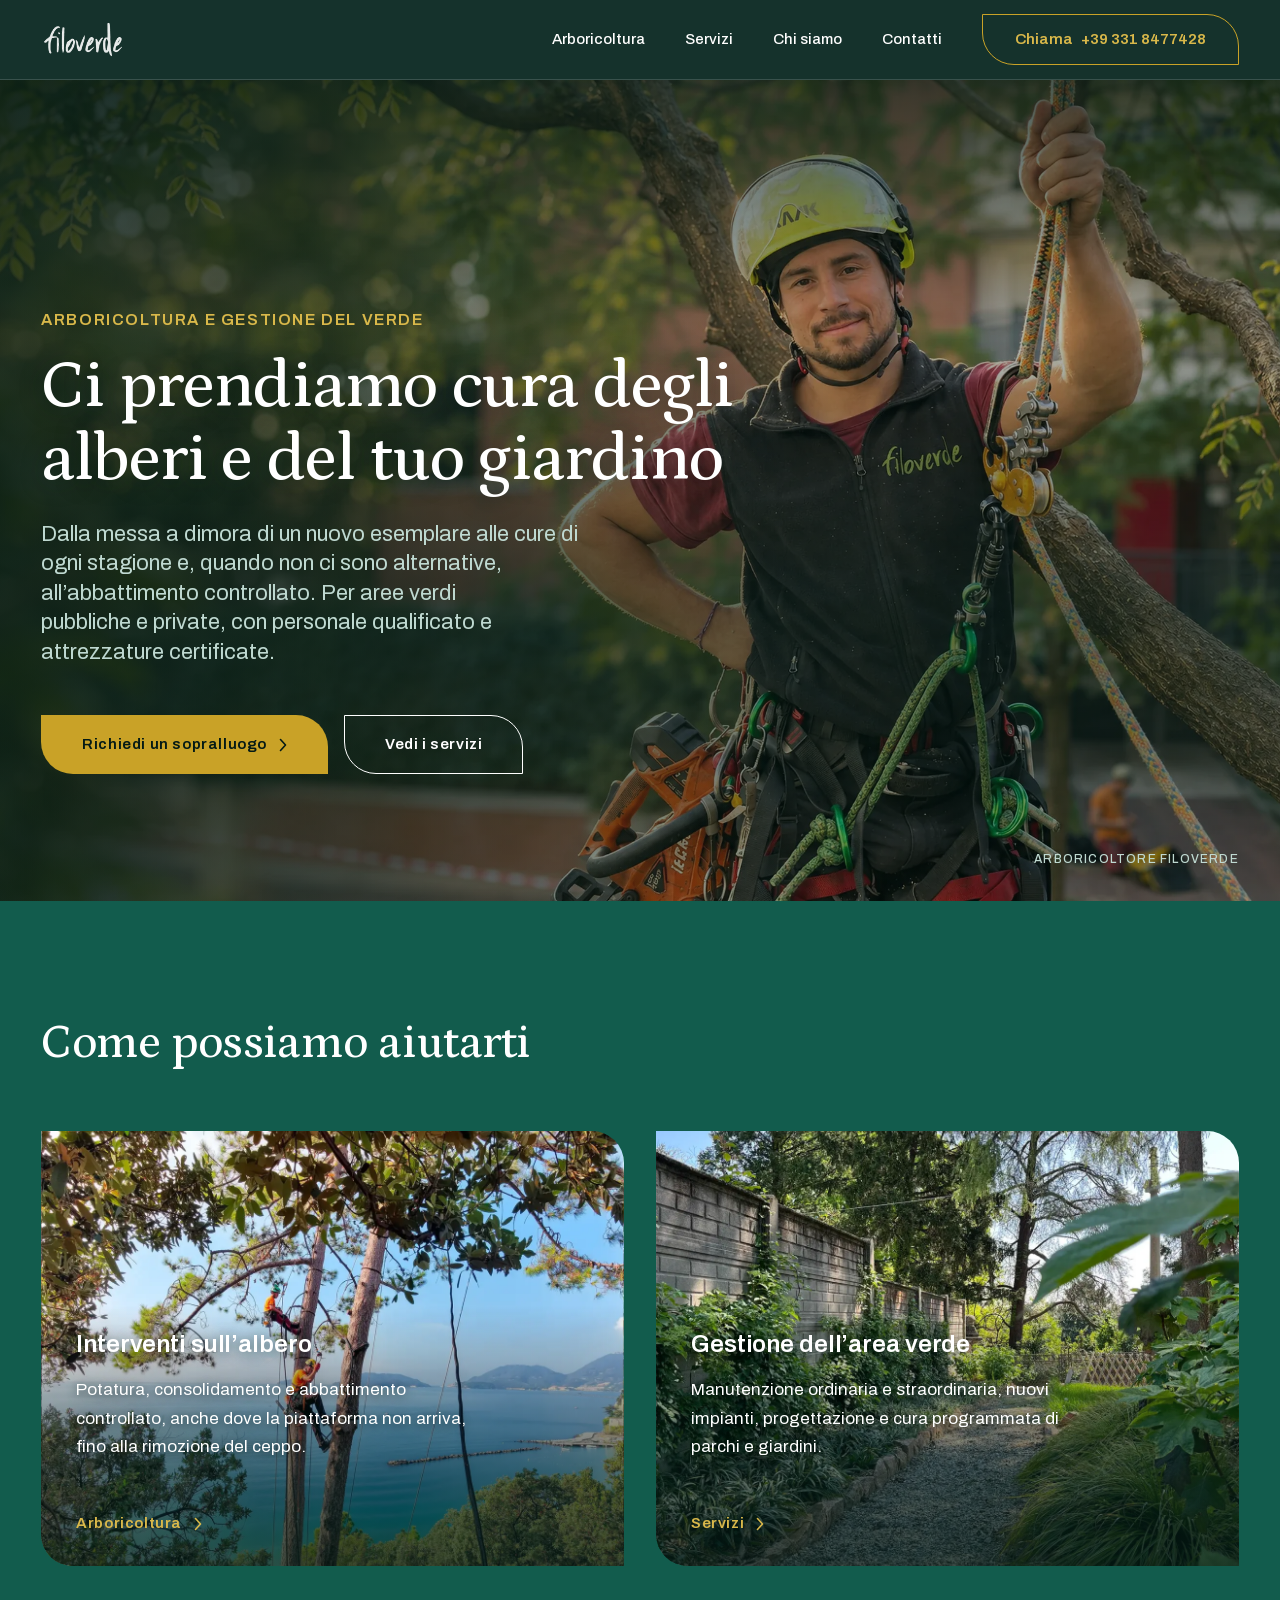
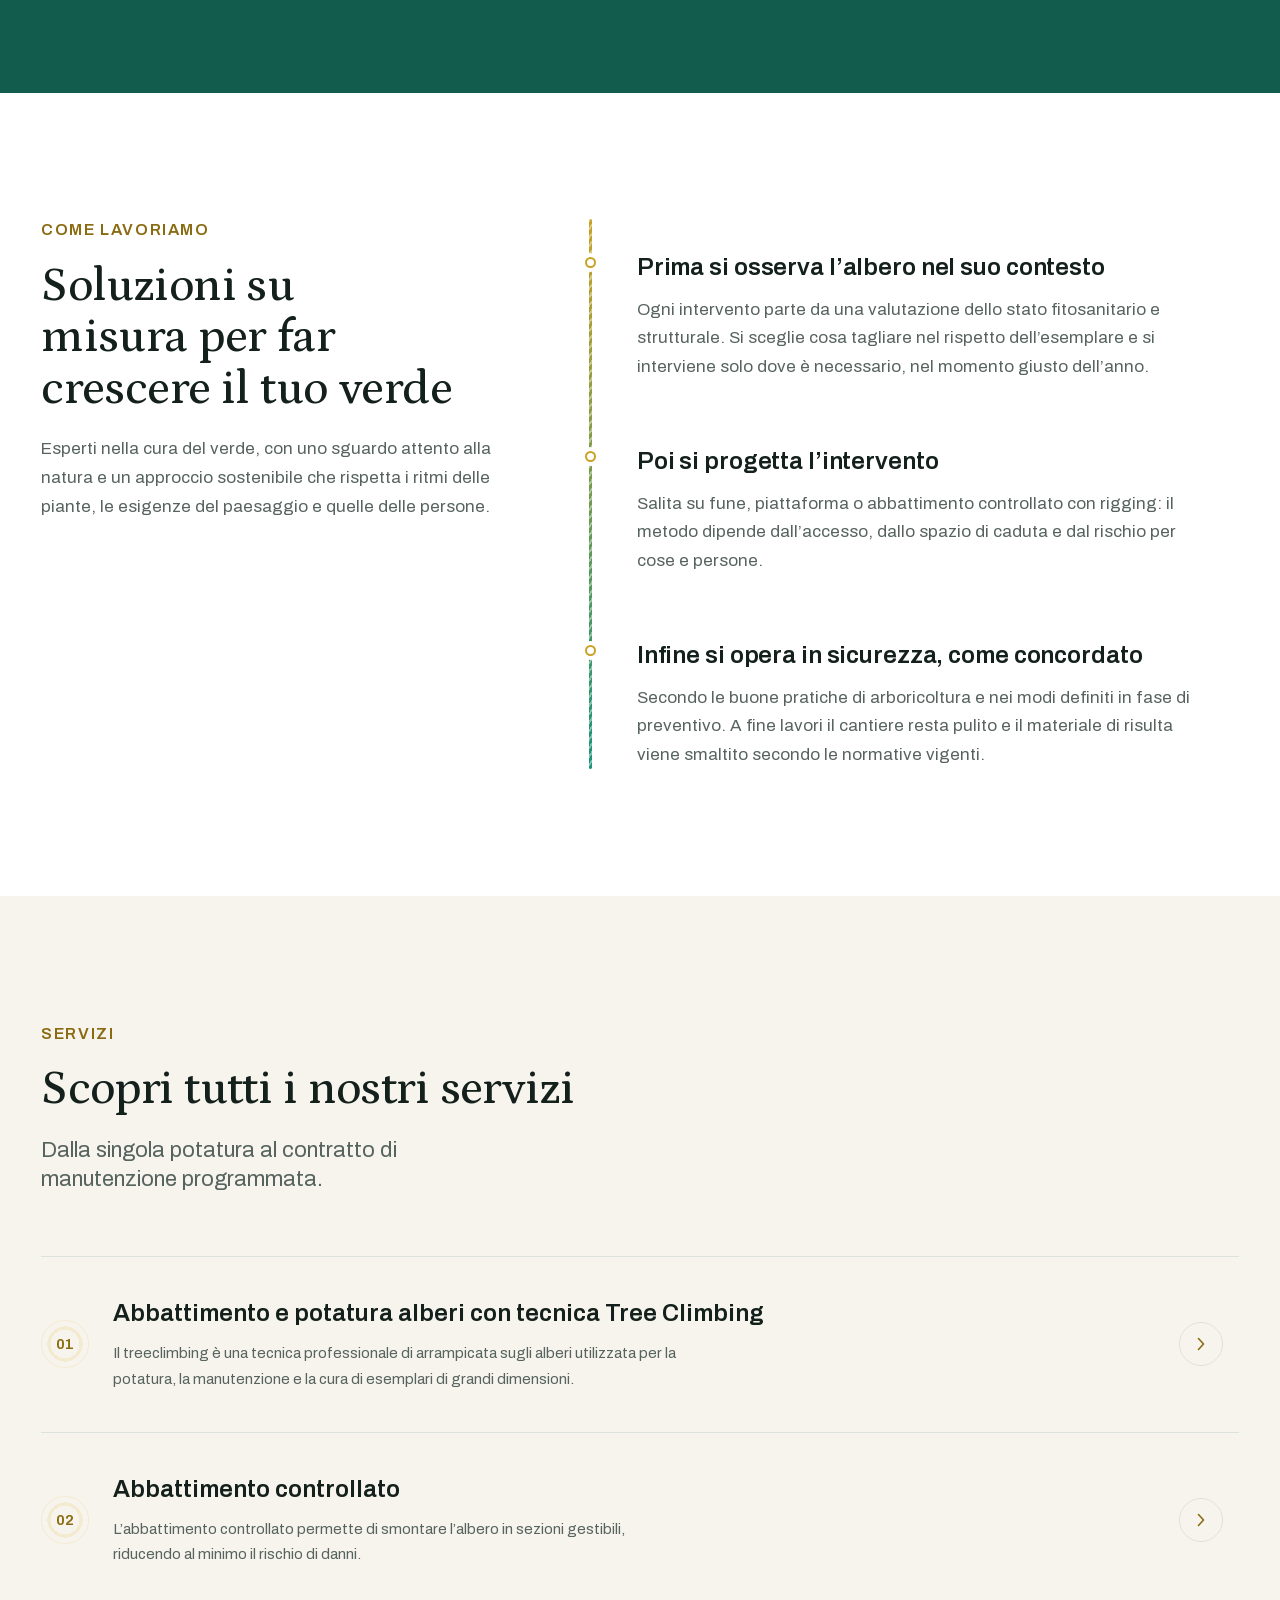
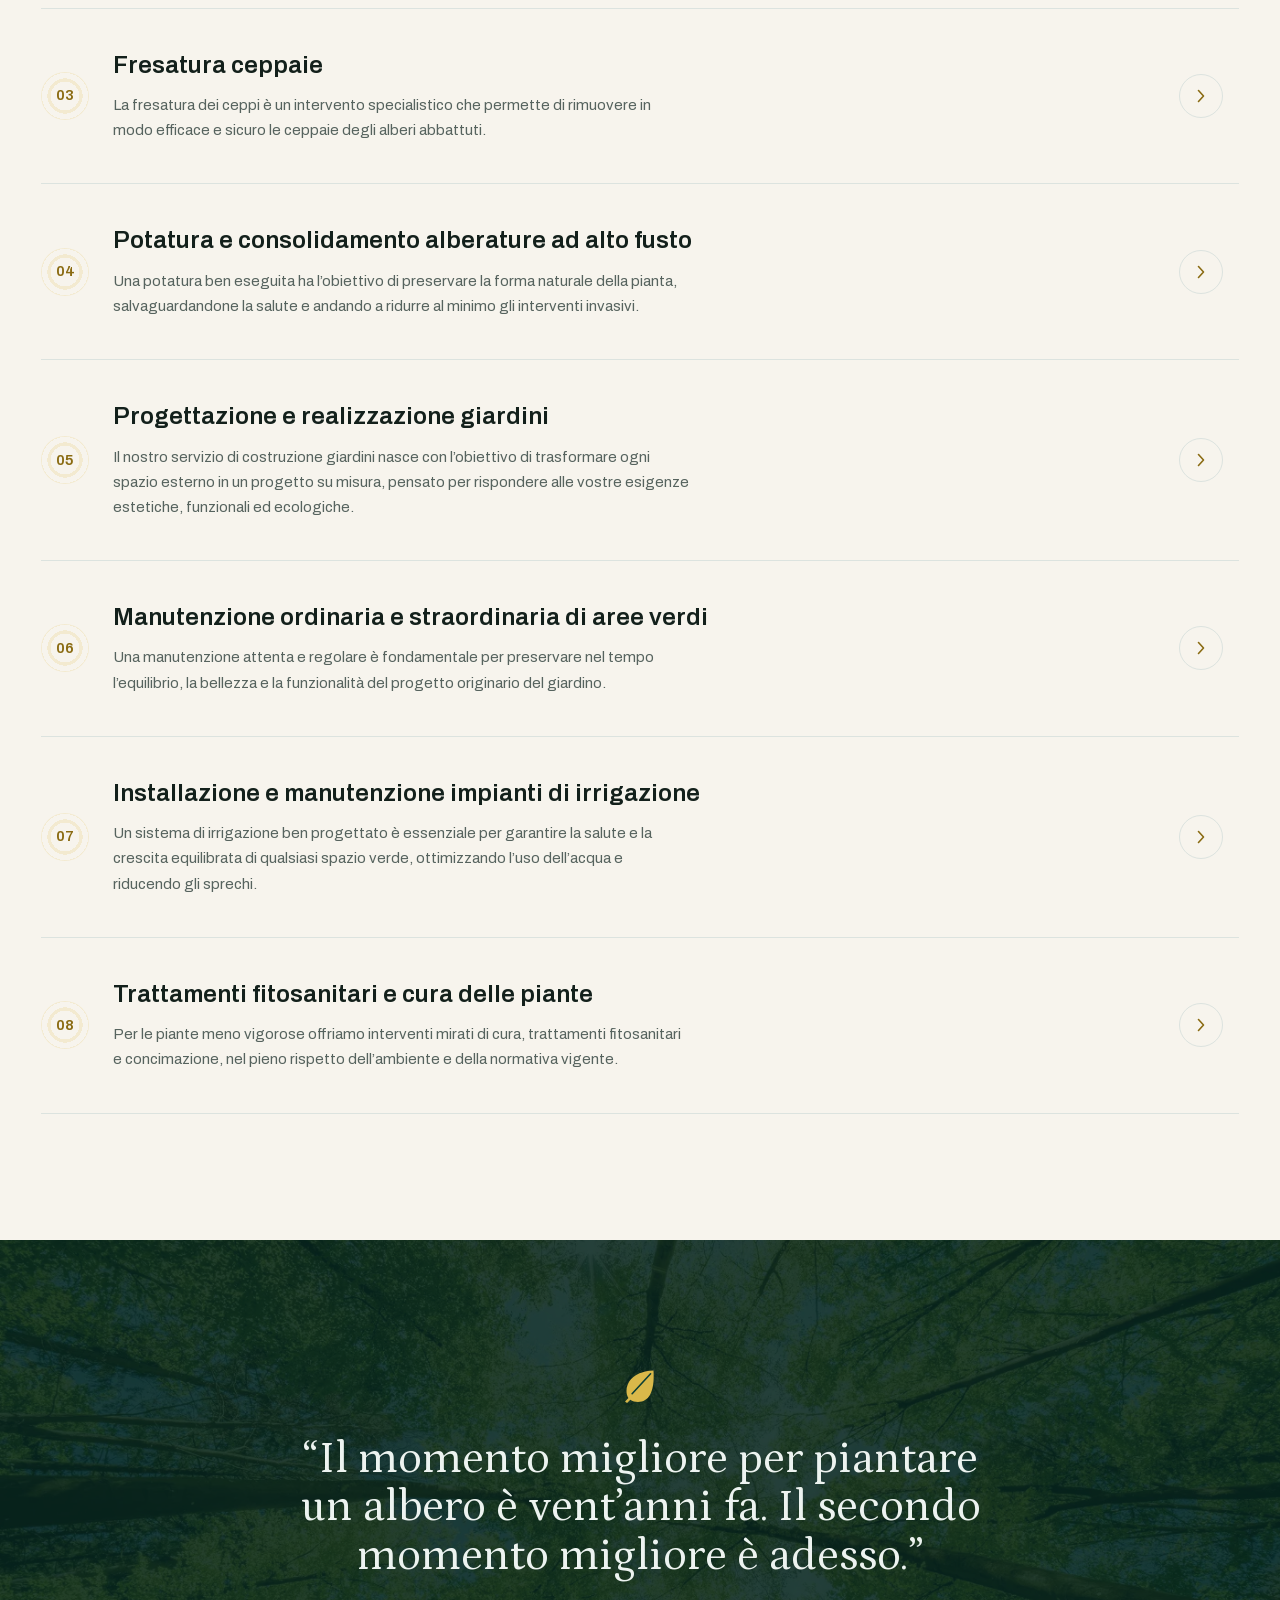
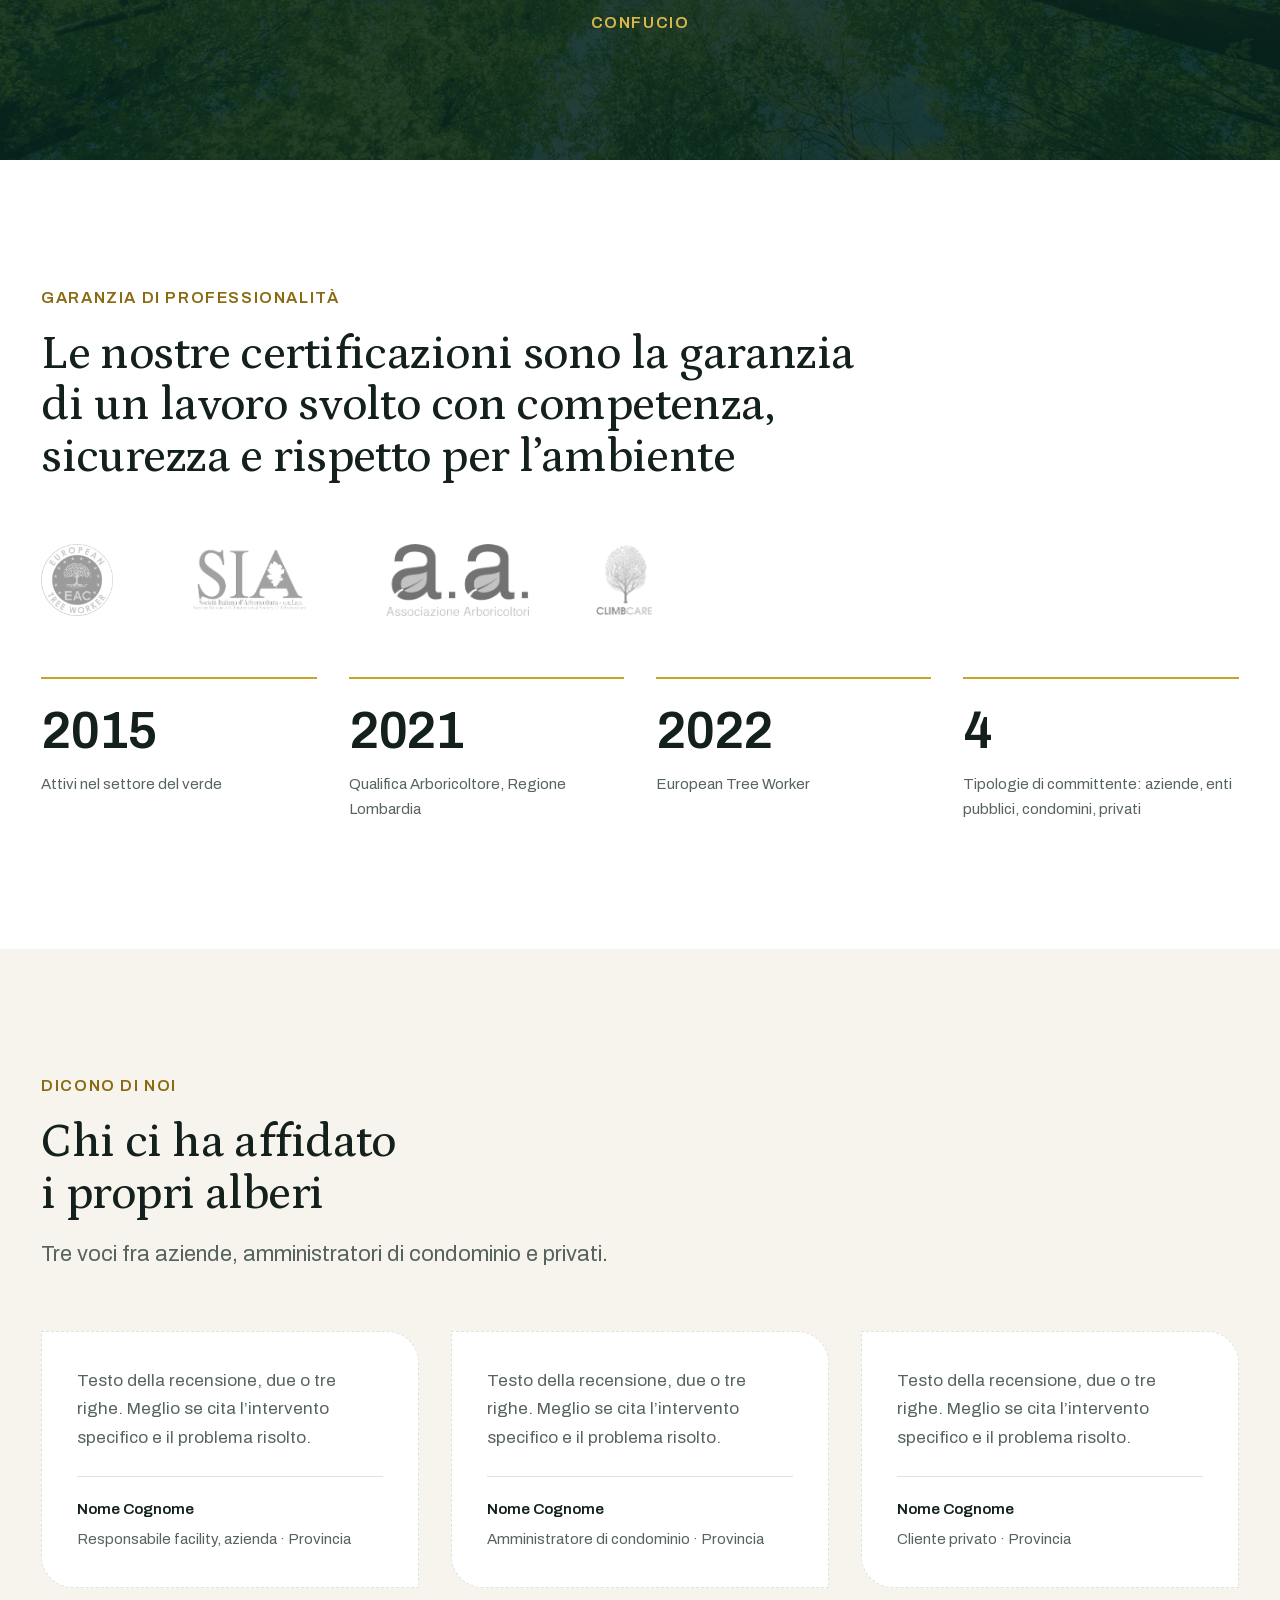
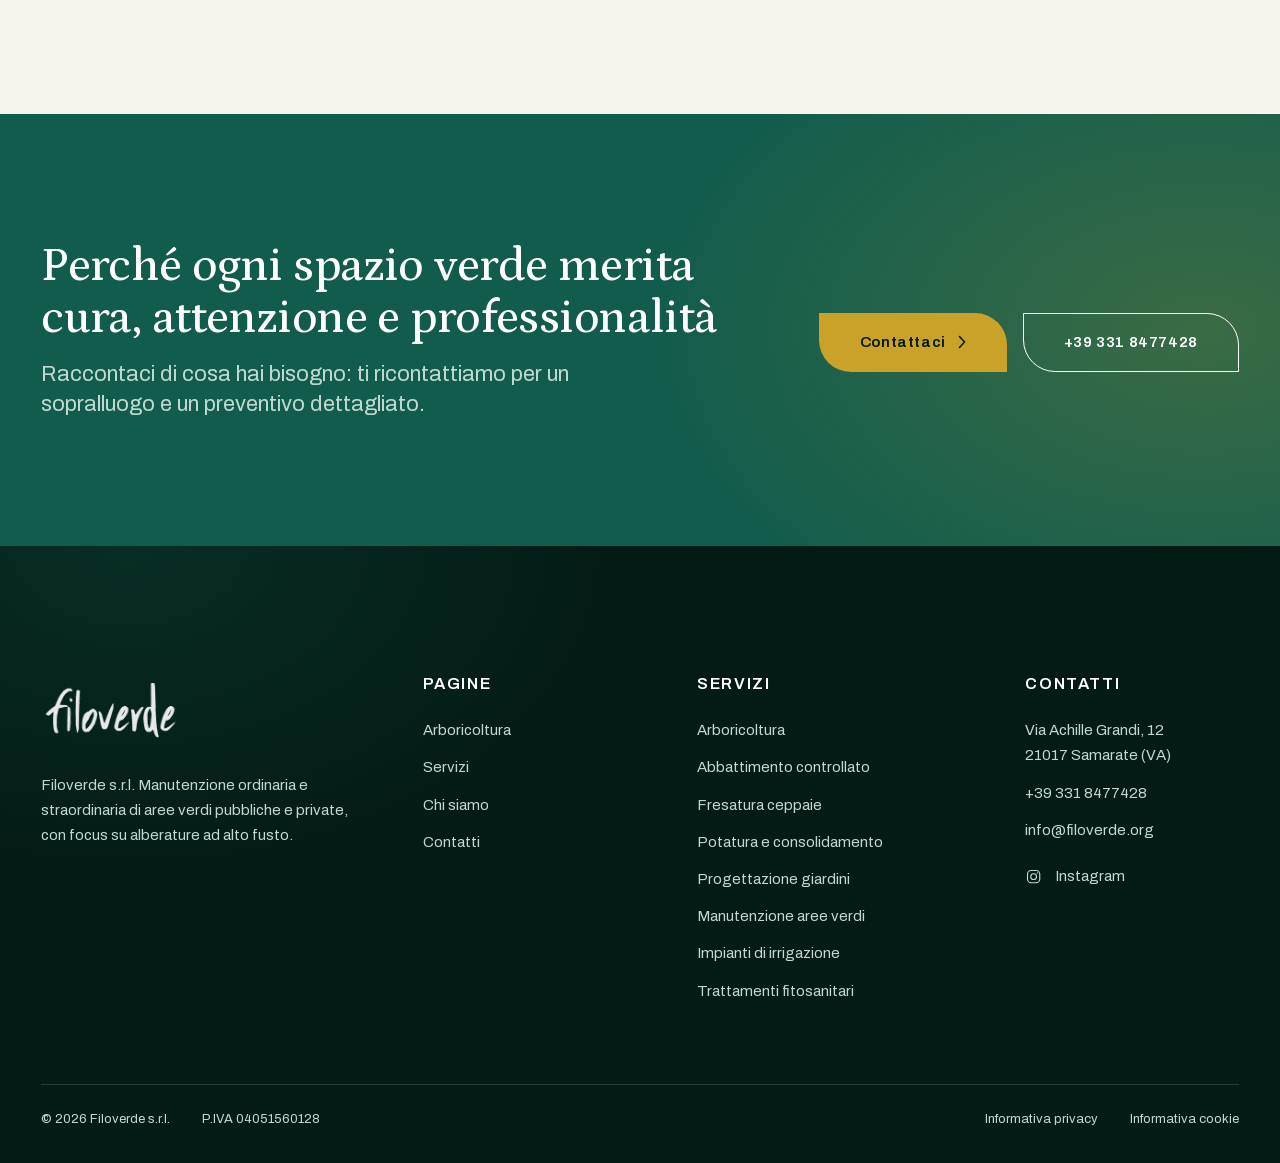
<file: mockup/index.html>
<!doctype html>
<html lang="it">
<head>
<meta charset="utf-8">
<meta name="viewport" content="width=device-width, initial-scale=1, viewport-fit=cover">
<meta name="theme-color" content="#0B3F35">
<link rel="icon" type="image/png" sizes="48x48" href="assets/favicon/favicon48.png">
<link rel="icon" type="image/png" sizes="32x32" href="assets/favicon/favicon32.png">
<link rel="icon" type="image/png" sizes="16x16" href="assets/favicon/favicon16.png">
<link rel="icon" type="image/png" sizes="192x192" href="assets/favicon/favicon192.png">
<link rel="apple-touch-icon" href="assets/favicon/appletouchicon.png">
<title>Filoverde Srl | Cura degli alberi e del giardino, manutenzione del verde</title>
<meta name="description" content="Filoverde s.r.l. gestisce alberature ad alto fusto per aziende, enti pubblici, condomini e privati: potatura in tree climbing, abbattimento controllato, monitoraggio fitosanitario e manutenzione aree verdi.">
<link rel="preload" href="assets/fonts/archivo-normal-latin.woff2" as="font" type="font/woff2" crossorigin>
<link rel="stylesheet" href="assets/css/fonts.css">
<link rel="stylesheet" href="assets/css/style.css">
<script type="application/ld+json">
{
  "@context": "https://schema.org",
  "@type": "LocalBusiness",
  "name": "Filoverde s.r.l.",
  "description": "Arboricoltura e gestione del verde: tree climbing, potatura, abbattimento controllato e manutenzione di aree verdi pubbliche e private.",
  "telephone": "+39 331 8477428",
  "email": "info@filoverde.org",
  "vatID": "IT04051560128",
  "address": {
    "@type": "PostalAddress",
    "streetAddress": "Via Achille Grandi, 12",
    "postalCode": "21017",
    "addressLocality": "Samarate",
    "addressRegion": "VA",
    "addressCountry": "IT"
  },
  "geo": {
    "@type": "GeoCoordinates",
    "latitude": 45.63385,
    "longitude": 8.786
  },
  "areaServed": "Lombardia",
  "sameAs": [
    "https://www.instagram.com/filoverdesrl/"
  ]
}
</script>
</head>
<body>
<a class="salta-al-contenuto" href="#contenuto">Salta al contenuto</a>

<header class="testata">
  <div class="contenitore testata__riga">
    <a class="testata__logo" href="index.html" aria-label="Filoverde, torna alla home">
      <img src="assets/images/logo/logofiloverdebianco.webp" width="604" height="330" alt="Filoverde">
    </a>
    <button class="menu-toggle" type="button" aria-expanded="false" aria-controls="nav-principale" aria-label="Apri il menu"><svg class="menu-icona" viewBox="0 0 28 28" aria-hidden="true" focusable="false"><path class="menu-icona__alto" d="M5 8h18"/><path class="menu-icona__medio" d="M5 14h18"/><path class="menu-icona__basso" d="M5 20h18"/></svg></button>
    <nav class="testata__nav" id="nav-principale" aria-label="Navigazione principale">
      <ul>
        <li><a href="tree-climbing.html">Arboricoltura</a></li>
        <li><a href="servizi.html">Servizi</a></li>
        <li><a href="chi-siamo.html">Chi siamo</a></li>
        <li><a href="contatti.html">Contatti</a></li>
        <li><a class="testata__tel" href="tel:+393318477428"><span class="etichetta-tel">Chiama</span> +39 331 8477428</a></li>
      </ul>
    </nav>
  </div>
</header>

<main id="contenuto">

  <!-- HERO -->
  <section class="hero">
    <div class="hero__sfondo">
      <img src="assets/images/foto/home_hero_arboricoltore.webp" width="2400" height="1340"
           srcset="assets/images/foto/w1200/home_hero_arboricoltore.webp 1200w, assets/images/foto/home_hero_arboricoltore.webp 2400w"
           sizes="100vw"
           alt="Arboricoltore Filoverde con casco e imbrago, appeso alla fune tra i rami di un albero"
           fetchpriority="high" style="object-position:66% 22%">
    </div>
    <div class="contenitore hero__contenuto" data-reveal>
      <p class="etichetta">Arboricoltura e gestione del verde</p>
      <h1>Ci prendiamo cura degli alberi e del tuo giardino</h1>
      <p class="hero__sottotitolo">Dalla messa a dimora di un nuovo esemplare alle cure di ogni stagione e, quando non ci sono alternative, all&rsquo;abbattimento controllato. Per aree verdi pubbliche e private, con personale qualificato e attrezzature certificate.</p>
      <div class="azioni">
        <a class="btn btn--primario" href="contatti.html">Richiedi un sopralluogo <svg class="freccia" viewBox="0 0 8 14" aria-hidden="true" focusable="false"><path d="M1.5 1.5 6.5 7l-5 5.5"/></svg></a>
        <a class="btn btn--fantasma" href="servizi.html">Vedi i servizi</a>
      </div>
    </div>
    <p class="hero__didascalia">Arboricoltore Filoverde</p>
  </section>

  <!-- DUE ENTRY POINT -->
  <section class="sezione sezione--scura dopo-hero" aria-labelledby="titolo-aiuto">
    <div class="contenitore">
      <h2 id="titolo-aiuto" class="dopo-hero__titolo" data-reveal>Come possiamo aiutarti</h2>
      <div class="entrypoint scaglionato">
      <a class="entrypoint__carta" href="tree-climbing.html">
        <img src="assets/images/foto/home_interventialbero.webp" width="1200" height="960" alt="" loading="lazy">
        <h3>Interventi sull&rsquo;albero</h3>
        <p>Potatura, consolidamento e abbattimento controllato, anche dove la piattaforma non arriva, fino alla rimozione del ceppo.</p>
        <span class="collegamento">Arboricoltura <svg class="freccia" viewBox="0 0 8 14" aria-hidden="true" focusable="false"><path d="M1.5 1.5 6.5 7l-5 5.5"/></svg></span>
      </a>
      <a class="entrypoint__carta" href="servizi.html">
        <img src="assets/images/foto/home_gestioneverde.webp" width="1200" height="960" alt="" loading="lazy">
        <h3>Gestione dell&rsquo;area verde</h3>
        <p>Manutenzione ordinaria e straordinaria, nuovi impianti, progettazione e cura programmata di parchi e giardini.</p>
        <span class="collegamento">Servizi <svg class="freccia" viewBox="0 0 8 14" aria-hidden="true" focusable="false"><path d="M1.5 1.5 6.5 7l-5 5.5"/></svg></span>
      </a>
      </div>
    </div>
  </section>

  <!-- FILOSOFIA -->
  <section class="sezione">
    <div class="contenitore filo">
      <div class="filo__testo">
        <p class="etichetta">Come lavoriamo</p>
        <h2>Soluzioni su misura per far crescere il tuo verde</h2>
        <p>Esperti nella cura del verde, con uno sguardo attento alla natura e un approccio sostenibile che rispetta i ritmi delle piante, le esigenze del paesaggio e quelle delle persone.</p>
      </div>
      <ul class="filo__elenco scaglionato" data-reveal>
        <span class="corda" aria-hidden="true"></span>
        <li class="filo__voce">
          <h3>Prima si osserva l&rsquo;albero nel suo contesto</h3>
          <p>Ogni intervento parte da una valutazione dello stato fitosanitario e strutturale. Si sceglie cosa tagliare nel rispetto dell&rsquo;esemplare e si interviene solo dove &egrave; necessario, nel momento giusto dell&rsquo;anno.</p>
        </li>
        <li class="filo__voce">
          <h3>Poi si progetta l&rsquo;intervento</h3>
          <p>Salita su fune, piattaforma o abbattimento controllato con rigging: il metodo dipende dall&rsquo;accesso, dallo spazio di caduta e dal rischio per cose e persone.</p>
        </li>
        <li class="filo__voce">
          <h3>Infine si opera in sicurezza, come concordato</h3>
          <p>Secondo le buone pratiche di arboricoltura e nei modi definiti in fase di preventivo. A fine lavori il cantiere resta pulito e il materiale di risulta viene smaltito secondo le normative vigenti.</p>
        </li>
      </ul>
    </div>
  </section>

  <!-- INDICE SERVIZI -->
  <section class="sezione sezione--chiara">
    <div class="contenitore">
      <div class="intro" data-reveal>
        <p class="etichetta">Servizi</p>
        <h2>Scopri tutti i nostri servizi</h2>
        <p>Dalla singola potatura al contratto di manutenzione programmata.</p>
      </div>
      <div class="indice scaglionato">
        <a class="indice__voce" href="tree-climbing.html">
          <span class="indice__anelli"><span class="indice__num">01</span></span>
          <span>
            <span class="indice__titolo"><strong>Abbattimento e potatura alberi con tecnica Tree Climbing</strong></span>
            <p>Il treeclimbing è una tecnica professionale di arrampicata sugli alberi utilizzata per la potatura, la manutenzione e la cura di esemplari di grandi dimensioni.</p>
          </span>
          <span class="indice__vai" aria-hidden="true"><svg class="freccia" viewBox="0 0 8 14" aria-hidden="true" focusable="false"><path d="M1.5 1.5 6.5 7l-5 5.5"/></svg></span>
        </a>
        <a class="indice__voce" href="abbattimento-controllato.html">
          <span class="indice__anelli"><span class="indice__num">02</span></span>
          <span>
            <span class="indice__titolo"><strong>Abbattimento controllato</strong></span>
            <p>L’abbattimento controllato permette di smontare l’albero in sezioni gestibili, riducendo al minimo il rischio di danni.</p>
          </span>
          <span class="indice__vai" aria-hidden="true"><svg class="freccia" viewBox="0 0 8 14" aria-hidden="true" focusable="false"><path d="M1.5 1.5 6.5 7l-5 5.5"/></svg></span>
        </a>
        <a class="indice__voce" href="fresatura-ceppaie.html">
          <span class="indice__anelli"><span class="indice__num">03</span></span>
          <span>
            <span class="indice__titolo"><strong>Fresatura ceppaie</strong></span>
            <p>La fresatura dei ceppi è un intervento specialistico che permette di rimuovere in modo efficace e sicuro le ceppaie degli alberi abbattuti.</p>
          </span>
          <span class="indice__vai" aria-hidden="true"><svg class="freccia" viewBox="0 0 8 14" aria-hidden="true" focusable="false"><path d="M1.5 1.5 6.5 7l-5 5.5"/></svg></span>
        </a>
        <a class="indice__voce" href="potatura-consolidamento.html">
          <span class="indice__anelli"><span class="indice__num">04</span></span>
          <span>
            <span class="indice__titolo"><strong>Potatura e consolidamento alberature ad alto fusto</strong></span>
            <p>Una potatura ben eseguita ha l’obiettivo di preservare la forma naturale della pianta, salvaguardandone la salute e andando a ridurre al minimo gli interventi invasivi.</p>
          </span>
          <span class="indice__vai" aria-hidden="true"><svg class="freccia" viewBox="0 0 8 14" aria-hidden="true" focusable="false"><path d="M1.5 1.5 6.5 7l-5 5.5"/></svg></span>
        </a>
        <a class="indice__voce" href="progettazione-giardini.html">
          <span class="indice__anelli"><span class="indice__num">05</span></span>
          <span>
            <span class="indice__titolo"><strong>Progettazione e realizzazione giardini</strong></span>
            <p>Il nostro servizio di costruzione giardini nasce con l’obiettivo di trasformare ogni spazio esterno in un progetto su misura, pensato per rispondere alle vostre esigenze estetiche, funzionali ed ecologiche.</p>
          </span>
          <span class="indice__vai" aria-hidden="true"><svg class="freccia" viewBox="0 0 8 14" aria-hidden="true" focusable="false"><path d="M1.5 1.5 6.5 7l-5 5.5"/></svg></span>
        </a>
        <a class="indice__voce" href="manutenzione-aree-verdi.html">
          <span class="indice__anelli"><span class="indice__num">06</span></span>
          <span>
            <span class="indice__titolo"><strong>Manutenzione ordinaria e straordinaria di aree verdi</strong></span>
            <p>Una manutenzione attenta e regolare è fondamentale per preservare nel tempo l’equilibrio, la bellezza e la funzionalità del progetto originario del giardino.</p>
          </span>
          <span class="indice__vai" aria-hidden="true"><svg class="freccia" viewBox="0 0 8 14" aria-hidden="true" focusable="false"><path d="M1.5 1.5 6.5 7l-5 5.5"/></svg></span>
        </a>
        <a class="indice__voce" href="impianti-irrigazione.html">
          <span class="indice__anelli"><span class="indice__num">07</span></span>
          <span>
            <span class="indice__titolo"><strong>Installazione e manutenzione impianti di irrigazione</strong></span>
            <p>Un sistema di irrigazione ben progettato è essenziale per garantire la salute e la crescita equilibrata di qualsiasi spazio verde, ottimizzando l’uso dell’acqua e riducendo gli sprechi.</p>
          </span>
          <span class="indice__vai" aria-hidden="true"><svg class="freccia" viewBox="0 0 8 14" aria-hidden="true" focusable="false"><path d="M1.5 1.5 6.5 7l-5 5.5"/></svg></span>
        </a>
        <a class="indice__voce" href="trattamenti-fitosanitari.html">
          <span class="indice__anelli"><span class="indice__num">08</span></span>
          <span>
            <span class="indice__titolo"><strong>Trattamenti fitosanitari e cura delle piante</strong></span>
            <p>Per le piante meno vigorose offriamo interventi mirati di cura, trattamenti fitosanitari e concimazione, nel pieno rispetto dell’ambiente e della normativa vigente.</p>
          </span>
          <span class="indice__vai" aria-hidden="true"><svg class="freccia" viewBox="0 0 8 14" aria-hidden="true" focusable="false"><path d="M1.5 1.5 6.5 7l-5 5.5"/></svg></span>
        </a>
      </div>
    </div>
  </section>

  <!-- CITAZIONE -->
  <section class="sezione sezione--scura sezione--citazione">
    <img class="citazione__sfondo" src="assets/images/foto/confucio_citazione.webp" width="1400" height="934" alt="" loading="lazy">
    <div class="contenitore">
      <figure class="citazione" data-reveal>
        <svg class="citazione__foglia" viewBox="0 0 32 32" aria-hidden="true" focusable="false"><path fill="currentColor" d="M28 3C13.6 3.6 4 10.9 4 21.3c0 2.3.6 4.4 1.7 6.2l-3 3.1 1.8 1.4 2.9-3c1.9 1.3 4.2 2 6.8 2C25.2 31 29 19.7 28 3Z"/><path fill="none" stroke="#0B3F35" stroke-width="1.4" stroke-linecap="round" d="M25.4 6C20.6 11.2 15.2 17 9 23.8"/></svg>
        <blockquote><p>&ldquo;Il momento migliore per piantare un albero &egrave; vent&rsquo;anni&nbsp;fa. Il secondo momento migliore &egrave;&nbsp;adesso.&rdquo;</p></blockquote>
        <figcaption>Confucio</figcaption>
      </figure>
    </div>
  </section>

  <!-- CERTIFICAZIONI + CLIENTI -->
  <section class="sezione">
    <div class="contenitore">
      <div class="intro intro--ampia" data-reveal>
        <p class="etichetta">Garanzia di professionalit&agrave;</p>
        <h2>Le nostre certificazioni sono la garanzia di un lavoro svolto con competenza, sicurezza e rispetto per l&rsquo;ambiente</h2>
      </div>
      <ul class="marchi scaglionato">
        <li><img src="assets/images/logo/logoeuropeantreeworker.webp" width="250" height="250" alt="European Tree Worker EAC" loading="lazy"></li>
        <li><img src="assets/images/logo/logosiaarboricoltura.webp" width="319" height="158" alt="Societ&agrave; Italiana di Arboricoltura" loading="lazy"></li>
        <li><img src="assets/images/logo/logoassociazionearboricoltori.webp" width="317" height="160" alt="Associazione Arboricoltori" loading="lazy"></li>
        <li><img src="assets/images/logo/logoclimbcare.webp" width="500" height="584" alt="Rete di impresa Climbcare" loading="lazy"></li>
      </ul>

      <div class="dati scaglionato dati-sotto">
        <div class="dati__voce"><span class="dati__num">2015</span><span class="dati__eti">Attivi nel settore del verde</span></div>
        <div class="dati__voce"><span class="dati__num">2021</span><span class="dati__eti">Qualifica Arboricoltore, Regione Lombardia</span></div>
        <div class="dati__voce"><span class="dati__num">2022</span><span class="dati__eti">European Tree Worker</span></div>
        <div class="dati__voce"><span class="dati__num">4</span><span class="dati__eti">Tipologie di committente: aziende, enti pubblici, condomini, privati</span></div>
      </div>
    </div>
  </section>

  <!-- RECENSIONI
       PLACEHOLDER: il cliente non ha ancora fornito le recensioni.
       Struttura e impaginazione definitive, testi da sostituire. -->
  <section class="sezione sezione--chiara">
    <div class="contenitore">
      <div class="intro" data-reveal>
        <p class="etichetta">Dicono di noi</p>
        <h2>Chi ci ha affidato i propri alberi</h2>
        <p>Tre voci fra aziende, amministratori di condominio e privati.</p>
      </div>
      <div class="recensioni scaglionato">
        <figure class="recensione recensione--vuota">
          <blockquote><p>Testo della recensione, due o tre righe. Meglio se cita l&rsquo;intervento specifico e il problema risolto.</p></blockquote>
          <figcaption>
            <span class="recensione__nome">Nome Cognome</span>
            <span class="recensione__ruolo">Responsabile facility, azienda &middot; Provincia</span>
          </figcaption>
        </figure>
        <figure class="recensione recensione--vuota">
          <blockquote><p>Testo della recensione, due o tre righe. Meglio se cita l&rsquo;intervento specifico e il problema risolto.</p></blockquote>
          <figcaption>
            <span class="recensione__nome">Nome Cognome</span>
            <span class="recensione__ruolo">Amministratore di condominio &middot; Provincia</span>
          </figcaption>
        </figure>
        <figure class="recensione recensione--vuota">
          <blockquote><p>Testo della recensione, due o tre righe. Meglio se cita l&rsquo;intervento specifico e il problema risolto.</p></blockquote>
          <figcaption>
            <span class="recensione__nome">Nome Cognome</span>
            <span class="recensione__ruolo">Cliente privato &middot; Provincia</span>
          </figcaption>
        </figure>
      </div>
    </div>
  </section>

  <!-- CTA -->
  <section class="fascia-cta">
    <div class="contenitore">
      <div>
        <h2>Perch&eacute; ogni spazio verde merita cura, attenzione e professionalit&agrave;</h2>
        <p>Raccontaci di cosa hai bisogno: ti ricontattiamo per un sopralluogo e un preventivo dettagliato.</p>
      </div>
      <div class="fascia-cta__azioni azioni">
        <a class="btn btn--primario" href="contatti.html">Contattaci <svg class="freccia" viewBox="0 0 8 14" aria-hidden="true" focusable="false"><path d="M1.5 1.5 6.5 7l-5 5.5"/></svg></a>
        <a class="btn btn--fantasma" href="tel:+393318477428">+39 331 8477428</a>
      </div>
    </div>
  </section>

</main>

<footer class="pie">
  <div class="contenitore">
    <div class="pie__griglia">
      <div>
        <img class="pie__logo" src="assets/images/logo/logofiloverdebianco.webp" width="604" height="330" alt="Filoverde" loading="lazy">
        <p>Filoverde s.r.l. Manutenzione ordinaria e straordinaria di aree verdi pubbliche e private, con focus su alberature ad alto fusto.</p>
      </div>
      <div>
        <h3>Pagine</h3>
        <ul>
          <li><a href="tree-climbing.html">Arboricoltura</a></li>
          <li><a href="servizi.html">Servizi</a></li>
          <li><a href="chi-siamo.html">Chi siamo</a></li>
          <li><a href="contatti.html">Contatti</a></li>
        </ul>
      </div>
      <div>
        <h3>Servizi</h3>
        <ul class="pie__servizi">
          <li><a href="tree-climbing.html">Arboricoltura</a></li>
          <li><a href="abbattimento-controllato.html">Abbattimento controllato</a></li>
          <li><a href="fresatura-ceppaie.html">Fresatura ceppaie</a></li>
          <li><a href="potatura-consolidamento.html">Potatura e consolidamento</a></li>
          <li><a href="progettazione-giardini.html">Progettazione giardini</a></li>
          <li><a href="manutenzione-aree-verdi.html">Manutenzione aree verdi</a></li>
          <li><a href="impianti-irrigazione.html">Impianti di irrigazione</a></li>
          <li><a href="trattamenti-fitosanitari.html">Trattamenti fitosanitari</a></li>
        </ul>
      </div>
      <div>
        <h3>Contatti</h3>
        <ul>
          <li><a href="https://www.google.it/maps/place/Via+Achille+Grandi,+12,+21017+Samarate+VA/@45.6338432,8.7834345,17z/data=!3m1!4b1!4m6!3m5!1s0x47868a1aed6e4475:0x89fbb16073cb19a6!8m2!3d45.6338432!4d8.7860094!16s%2Fg%2F11c196dpxr?entry=ttu&amp;g_ep=EgoyMDI2MTAwNy4wIKXMDSoASAFQAw%3D%3D" target="_blank" rel="noopener noreferrer">Via Achille Grandi, 12<br>21017 Samarate (VA)<span class="sr-only"> (apre Google Maps in una nuova scheda)</span></a></li>
          <li><a href="tel:+393318477428">+39 331 8477428</a></li>
          <li><a href="mailto:info@filoverde.org">info@filoverde.org</a></li>
          <li><a class="social" href="https://www.instagram.com/filoverdesrl/" target="_blank" rel="noopener noreferrer"><svg class="social__icona" viewBox="0 0 24 24" aria-hidden="true" focusable="false"><rect x="3.5" y="3.5" width="17" height="17" rx="5"/><circle cx="12" cy="12" r="4"/><circle class="social__punto" cx="17.2" cy="6.8" r="1"/></svg> Instagram<span class="sr-only"> (si apre in una nuova scheda)</span></a></li>
        </ul>
      </div>
    </div>
    <div class="pie__legale">
      <span>&copy; 2026 Filoverde s.r.l.</span>
      <span>P.IVA 04051560128</span>
      <ul class="pie__link"><li><a href="https://www.filoverde.org/informativa-sulla-privacy" target="_blank" rel="noopener noreferrer">Informativa privacy</a></li><li><a href="https://www.filoverde.org/informativa-sui-cookie" target="_blank" rel="noopener noreferrer">Informativa cookie</a></li></ul>
    </div>
  </div>
</footer>

<script src="assets/js/nav.js"></script>
</body>
</html>
</file>
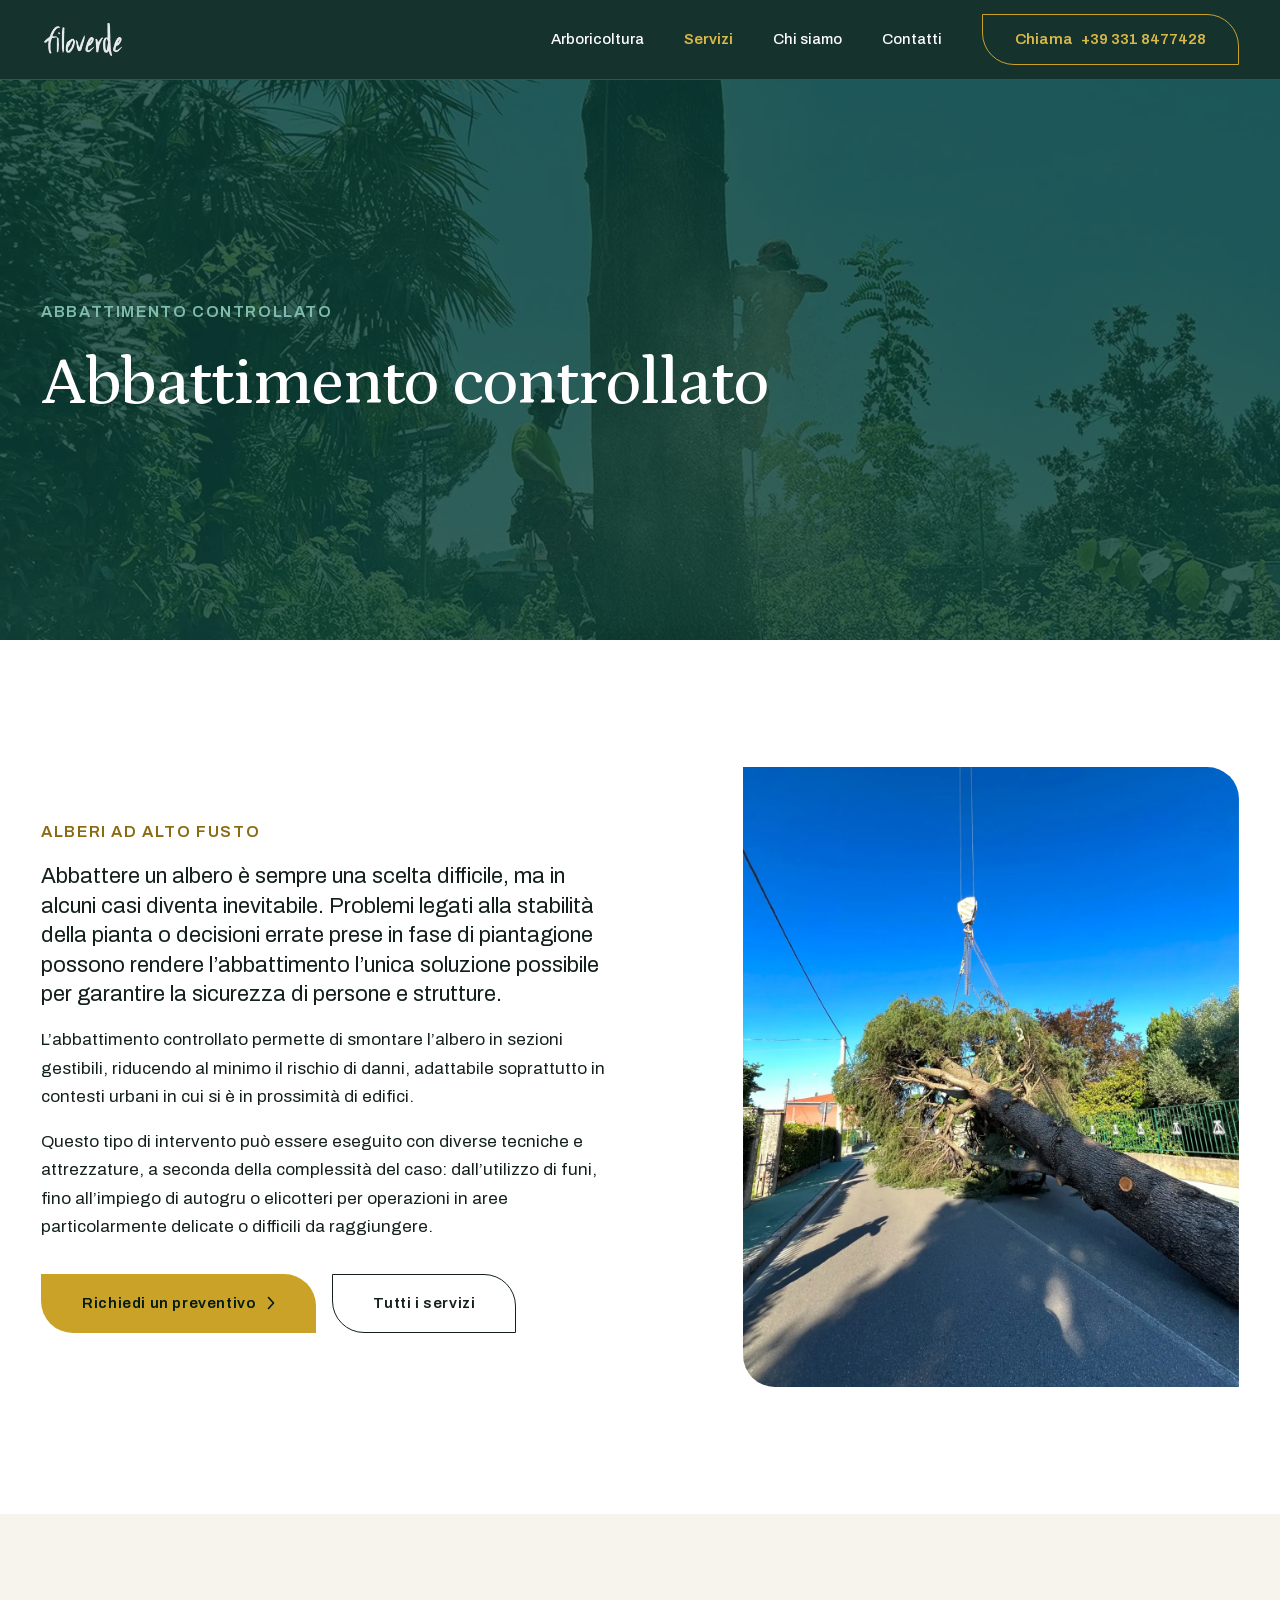
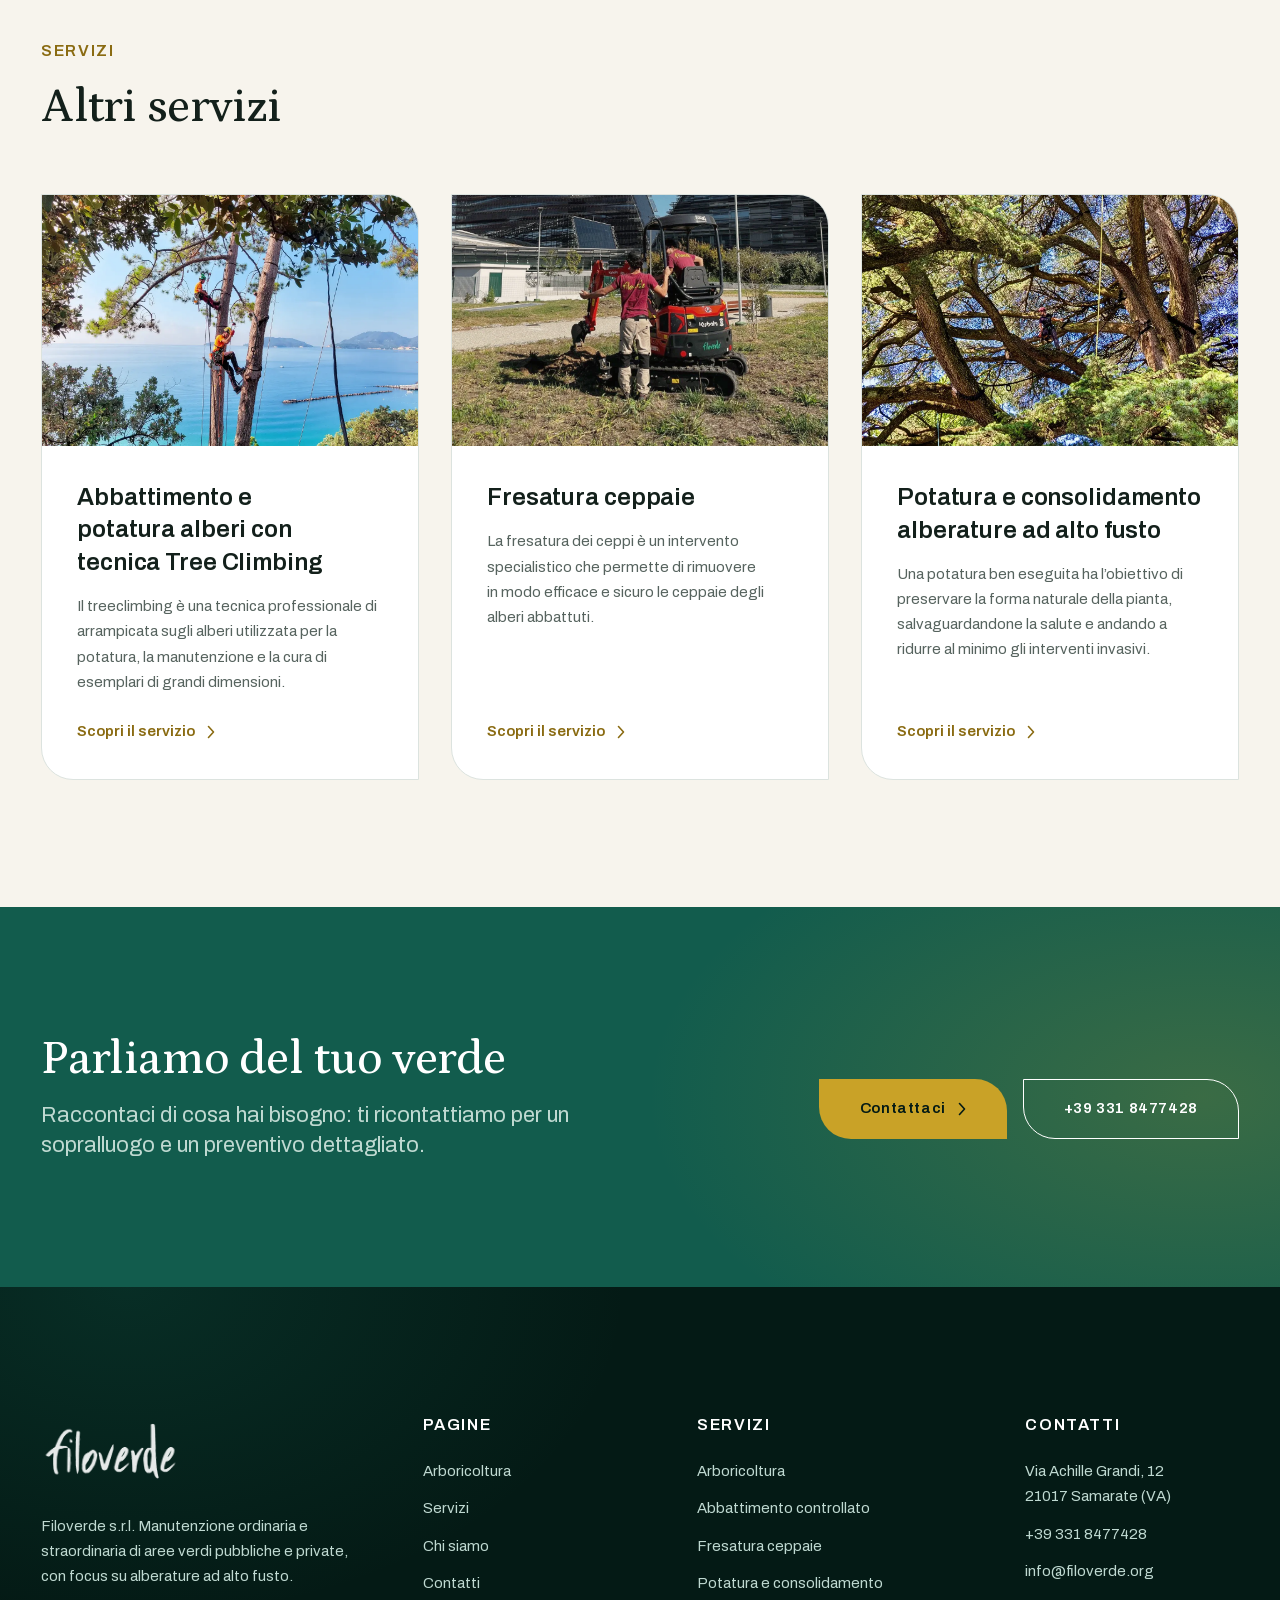
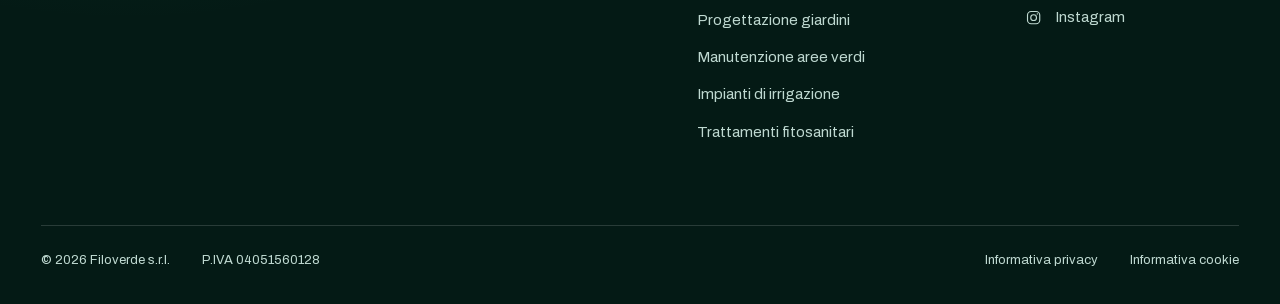
<file: mockup/abbattimento-controllato.html>
<!doctype html>
<html lang="it">
<head>
<meta charset="utf-8">
<meta name="viewport" content="width=device-width, initial-scale=1, viewport-fit=cover">
<meta name="theme-color" content="#0B3F35">
<link rel="icon" type="image/png" sizes="48x48" href="assets/favicon/favicon48.png">
<link rel="icon" type="image/png" sizes="32x32" href="assets/favicon/favicon32.png">
<link rel="icon" type="image/png" sizes="16x16" href="assets/favicon/favicon16.png">
<link rel="icon" type="image/png" sizes="192x192" href="assets/favicon/favicon192.png">
<link rel="apple-touch-icon" href="assets/favicon/appletouchicon.png">
<title>Abbattimento controllato | Filoverde Srl</title>
<meta name="description" content="Abbattere un albero è sempre una scelta difficile, ma in alcuni casi diventa inevitabile.">
<link rel="preload" href="assets/fonts/archivo-normal-latin.woff2" as="font" type="font/woff2" crossorigin>
<link rel="stylesheet" href="assets/css/fonts.css">
<link rel="stylesheet" href="assets/css/style.css">
</head>
<body>
<a class="salta-al-contenuto" href="#contenuto">Salta al contenuto</a>

<header class="testata">
  <div class="contenitore testata__riga">
    <a class="testata__logo" href="index.html" aria-label="Filoverde, torna alla home">
      <img src="assets/images/logo/logofiloverdebianco.webp" width="604" height="330" alt="Filoverde">
    </a>
    <button class="menu-toggle" type="button" aria-expanded="false" aria-controls="nav-principale" aria-label="Apri il menu"><svg class="menu-icona" viewBox="0 0 28 28" aria-hidden="true" focusable="false"><path class="menu-icona__alto" d="M5 8h18"/><path class="menu-icona__medio" d="M5 14h18"/><path class="menu-icona__basso" d="M5 20h18"/></svg></button>
    <nav class="testata__nav" id="nav-principale" aria-label="Navigazione principale">
      <ul>
        <li><a href="tree-climbing.html">Arboricoltura</a></li>
        <li><a href="servizi.html" aria-current="true">Servizi</a></li>
        <li><a href="chi-siamo.html">Chi siamo</a></li>
        <li><a href="contatti.html">Contatti</a></li>
        <li><a class="testata__tel" href="tel:+393318477428"><span class="etichetta-tel">Chiama</span> +39 331 8477428</a></li>
      </ul>
    </nav>
  </div>
</header>

<main id="contenuto">
  <section class="pagina-testata" style="position:relative;isolation:isolate;overflow:hidden">
    <img src="assets/images/foto/abbattimento_controllato_hero.webp" width="1500" height="1000" alt="" aria-hidden="true" style="position:absolute;inset:0;width:100%;height:100%;object-fit:cover;z-index:-2">
    <div aria-hidden="true" style="position:absolute;inset:0;z-index:-1;background:var(--verde-800);opacity:.82"></div>
    <div class="contenitore" data-reveal>
      <nav class="briciole" aria-label="Percorso">Abbattimento controllato</nav>
      <h1>Abbattimento controllato</h1>
    </div>
  </section>

  <section class="sezione">
    <div class="contenitore duecolonne">
      <div class="servizio__testo" data-reveal>
        <p class="etichetta">Alberi ad alto fusto</p>
        <p class="apertura">Abbattere un albero è sempre una scelta difficile, ma in alcuni casi diventa inevitabile. Problemi legati alla stabilità della pianta o decisioni errate prese in fase di piantagione possono rendere l’abbattimento l’unica soluzione possibile per garantire la sicurezza di persone e strutture.</p>
        <p>L’abbattimento controllato permette di smontare l’albero in sezioni gestibili, riducendo al minimo il rischio di danni, adattabile soprattutto in contesti urbani in cui si è in prossimità di edifici.</p>
        <p>Questo tipo di intervento può essere eseguito con diverse tecniche e attrezzature, a seconda della complessità del caso: dall’utilizzo di funi, fino all’impiego di autogru o elicotteri per operazioni in aree particolarmente delicate o difficili da raggiungere.</p>
        <div class="azioni">
          <a class="btn btn--primario" href="contatti.html">Richiedi un preventivo <svg class="freccia" viewBox="0 0 8 14" aria-hidden="true" focusable="false"><path d="M1.5 1.5 6.5 7l-5 5.5"/></svg></a>
          <a class="btn btn--fantasma" href="servizi.html">Tutti i servizi</a>
        </div>
      </div>
      <div class="ritratto" data-reveal><img src="assets/images/foto/abbattimento_controllato_autogru.webp" width="1200" height="1600" alt="Tronco di un grande albero sollevato con l'autogru durante un abbattimento controllato su strada" loading="lazy"></div>
    </div>
  </section>

  <section class="sezione sezione--chiara">
    <div class="contenitore">
      <div class="intro" data-reveal>
        <p class="etichetta">Servizi</p>
        <h2>Altri servizi</h2>
      </div>
      <div class="griglia scaglionato">
        <article class="scheda">
          <div class="scheda__media"><img src="assets/images/foto/treeclimbing_hero_mare.webp" width="1400" height="900" alt="Arboricoltore in tree climbing sulla chioma di un pino, con il mare sullo sfondo" loading="lazy"></div>
          <div class="scheda__corpo">
            <h3><a class="scheda__titolo" href="tree-climbing.html">Abbattimento e potatura alberi con tecnica Tree Climbing</a></h3>
            <p>Il treeclimbing è una tecnica professionale di arrampicata sugli alberi utilizzata per la potatura, la manutenzione e la cura di esemplari di grandi dimensioni.</p>
            <span class="scheda__vai" aria-hidden="true">Scopri il servizio <svg class="freccia" viewBox="0 0 8 14" aria-hidden="true" focusable="false"><path d="M1.5 1.5 6.5 7l-5 5.5"/></svg></span>
          </div>
        </article>
        <article class="scheda">
          <div class="scheda__media"><img src="assets/images/foto/fresatura_ceppaie_scheda.webp" width="1200" height="800" alt="Squadra Filoverde al lavoro con il miniescavatore per la rimozione di un ceppo in un parco" loading="lazy"></div>
          <div class="scheda__corpo">
            <h3><a class="scheda__titolo" href="fresatura-ceppaie.html">Fresatura ceppaie</a></h3>
            <p>La fresatura dei ceppi è un intervento specialistico che permette di rimuovere in modo efficace e sicuro le ceppaie degli alberi abbattuti.</p>
            <span class="scheda__vai" aria-hidden="true">Scopri il servizio <svg class="freccia" viewBox="0 0 8 14" aria-hidden="true" focusable="false"><path d="M1.5 1.5 6.5 7l-5 5.5"/></svg></span>
          </div>
        </article>
        <article class="scheda">
          <div class="scheda__media"><img src="assets/images/foto/potatura_consolidamento_altofusto.webp" width="1400" height="933" alt="Arboricoltore tra le grandi branche di un cedro, assicurato alle funi" loading="lazy"></div>
          <div class="scheda__corpo">
            <h3><a class="scheda__titolo" href="potatura-consolidamento.html">Potatura e consolidamento alberature ad alto fusto</a></h3>
            <p>Una potatura ben eseguita ha l’obiettivo di preservare la forma naturale della pianta, salvaguardandone la salute e andando a ridurre al minimo gli interventi invasivi.</p>
            <span class="scheda__vai" aria-hidden="true">Scopri il servizio <svg class="freccia" viewBox="0 0 8 14" aria-hidden="true" focusable="false"><path d="M1.5 1.5 6.5 7l-5 5.5"/></svg></span>
          </div>
        </article>
      </div>
    </div>
  </section>

  <section class="fascia-cta">
    <div class="contenitore">
      <div>
        <h2>Parliamo del tuo verde</h2>
        <p>Raccontaci di cosa hai bisogno: ti ricontattiamo per un sopralluogo e un preventivo dettagliato.</p>
      </div>
      <div class="fascia-cta__azioni azioni">
        <a class="btn btn--primario" href="contatti.html">Contattaci <svg class="freccia" viewBox="0 0 8 14" aria-hidden="true" focusable="false"><path d="M1.5 1.5 6.5 7l-5 5.5"/></svg></a>
        <a class="btn btn--fantasma" href="tel:+393318477428">+39 331 8477428</a>
      </div>
    </div>
  </section>

</main>

<footer class="pie">
  <div class="contenitore">
    <div class="pie__griglia">
      <div>
        <img class="pie__logo" src="assets/images/logo/logofiloverdebianco.webp" width="604" height="330" alt="Filoverde" loading="lazy">
        <p>Filoverde s.r.l. Manutenzione ordinaria e straordinaria di aree verdi pubbliche e private, con focus su alberature ad alto fusto.</p>
      </div>
      <div>
        <h3>Pagine</h3>
        <ul>
          <li><a href="tree-climbing.html">Arboricoltura</a></li>
          <li><a href="servizi.html">Servizi</a></li>
          <li><a href="chi-siamo.html">Chi siamo</a></li>
          <li><a href="contatti.html">Contatti</a></li>
        </ul>
      </div>
      <div>
        <h3>Servizi</h3>
        <ul class="pie__servizi">
          <li><a href="tree-climbing.html">Arboricoltura</a></li>
          <li><a href="abbattimento-controllato.html">Abbattimento controllato</a></li>
          <li><a href="fresatura-ceppaie.html">Fresatura ceppaie</a></li>
          <li><a href="potatura-consolidamento.html">Potatura e consolidamento</a></li>
          <li><a href="progettazione-giardini.html">Progettazione giardini</a></li>
          <li><a href="manutenzione-aree-verdi.html">Manutenzione aree verdi</a></li>
          <li><a href="impianti-irrigazione.html">Impianti di irrigazione</a></li>
          <li><a href="trattamenti-fitosanitari.html">Trattamenti fitosanitari</a></li>
        </ul>
      </div>
      <div>
        <h3>Contatti</h3>
        <ul>
          <li><a href="https://www.google.it/maps/place/Via+Achille+Grandi,+12,+21017+Samarate+VA/@45.6338432,8.7834345,17z/data=!3m1!4b1!4m6!3m5!1s0x47868a1aed6e4475:0x89fbb16073cb19a6!8m2!3d45.6338432!4d8.7860094!16s%2Fg%2F11c196dpxr?entry=ttu&amp;g_ep=EgoyMDI2MTAwNy4wIKXMDSoASAFQAw%3D%3D" target="_blank" rel="noopener noreferrer">Via Achille Grandi, 12<br>21017 Samarate (VA)<span class="sr-only"> (apre Google Maps in una nuova scheda)</span></a></li>
          <li><a href="tel:+393318477428">+39 331 8477428</a></li>
          <li><a href="mailto:info@filoverde.org">info@filoverde.org</a></li>
          <li><a class="social" href="https://www.instagram.com/filoverdesrl/" target="_blank" rel="noopener noreferrer"><svg class="social__icona" viewBox="0 0 24 24" aria-hidden="true" focusable="false"><rect x="3.5" y="3.5" width="17" height="17" rx="5"/><circle cx="12" cy="12" r="4"/><circle class="social__punto" cx="17.2" cy="6.8" r="1"/></svg> Instagram<span class="sr-only"> (si apre in una nuova scheda)</span></a></li>
        </ul>
      </div>
    </div>
    <div class="pie__legale">
      <span>&copy; 2026 Filoverde s.r.l.</span>
      <span>P.IVA 04051560128</span>
      <ul class="pie__link"><li><a href="https://www.filoverde.org/informativa-sulla-privacy" target="_blank" rel="noopener noreferrer">Informativa privacy</a></li><li><a href="https://www.filoverde.org/informativa-sui-cookie" target="_blank" rel="noopener noreferrer">Informativa cookie</a></li></ul>
    </div>
  </div>
</footer>

<script src="assets/js/nav.js"></script>
</body>
</html>
</file>
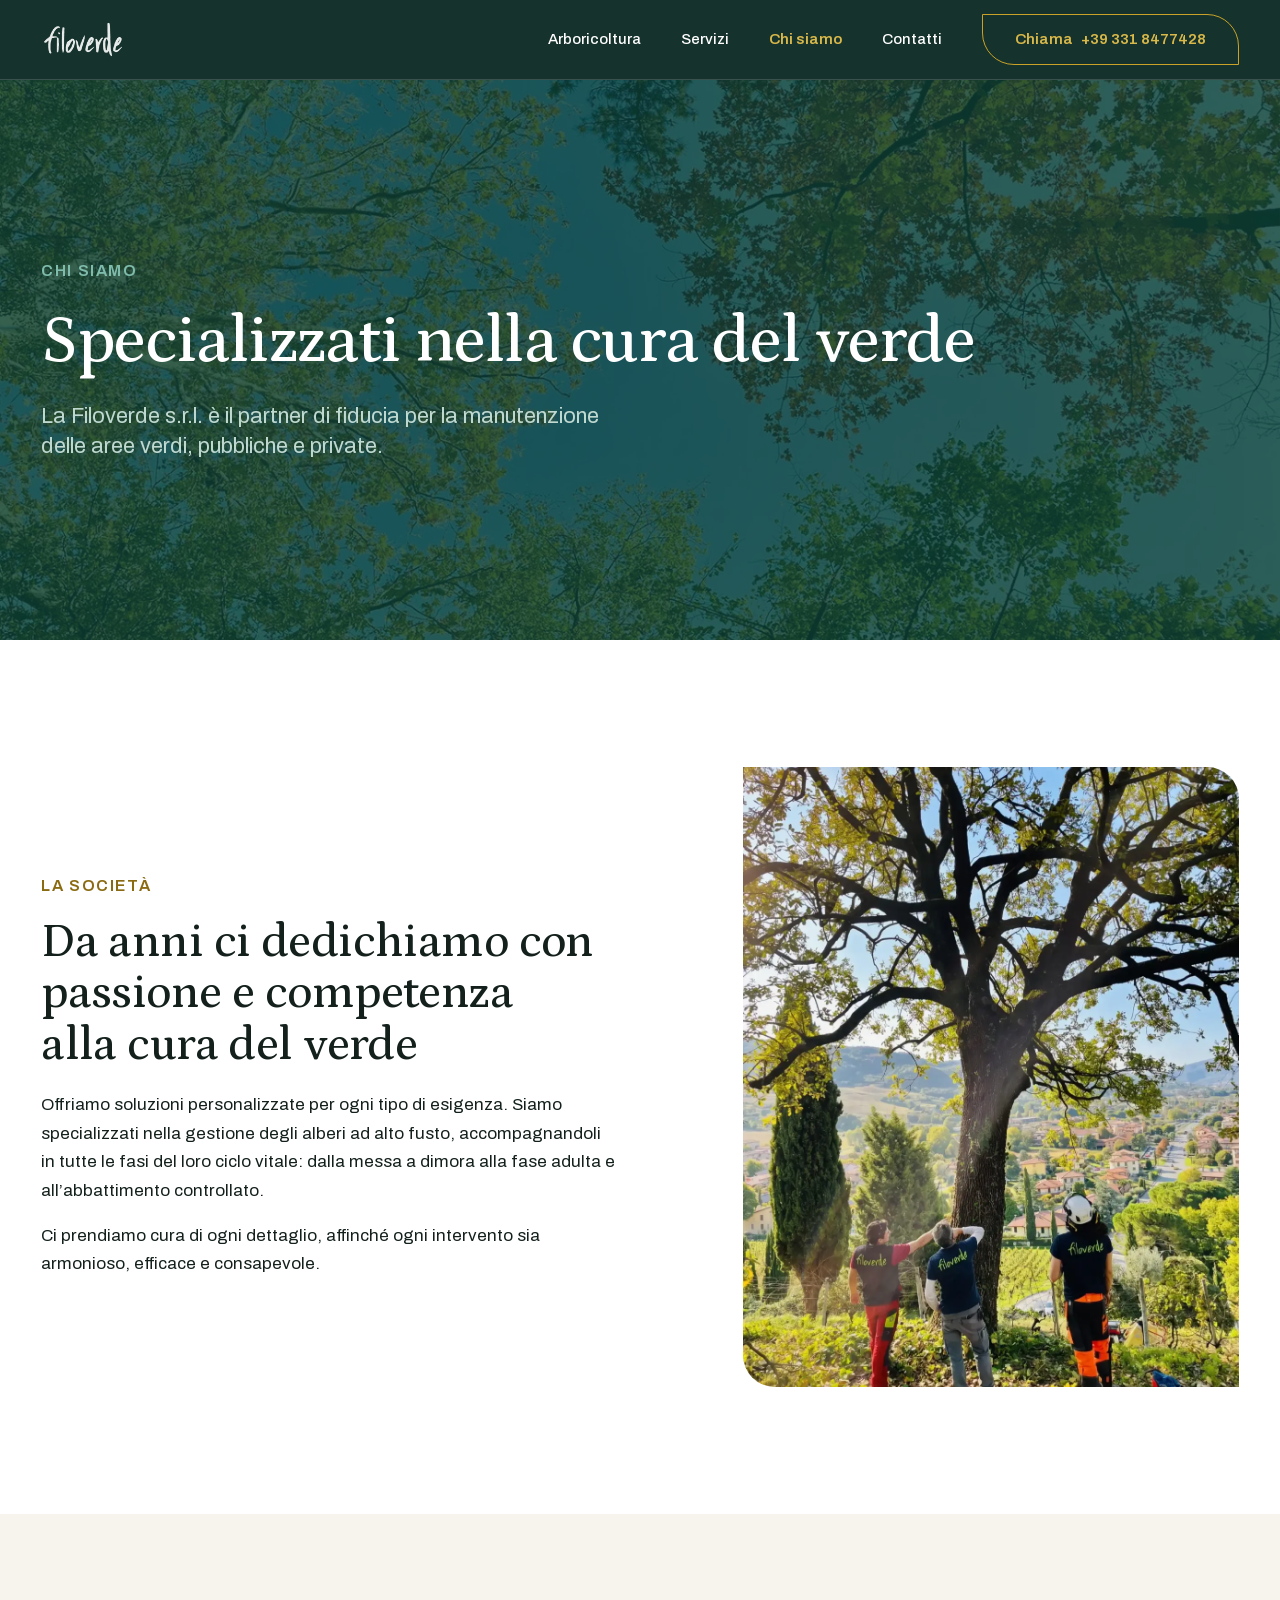
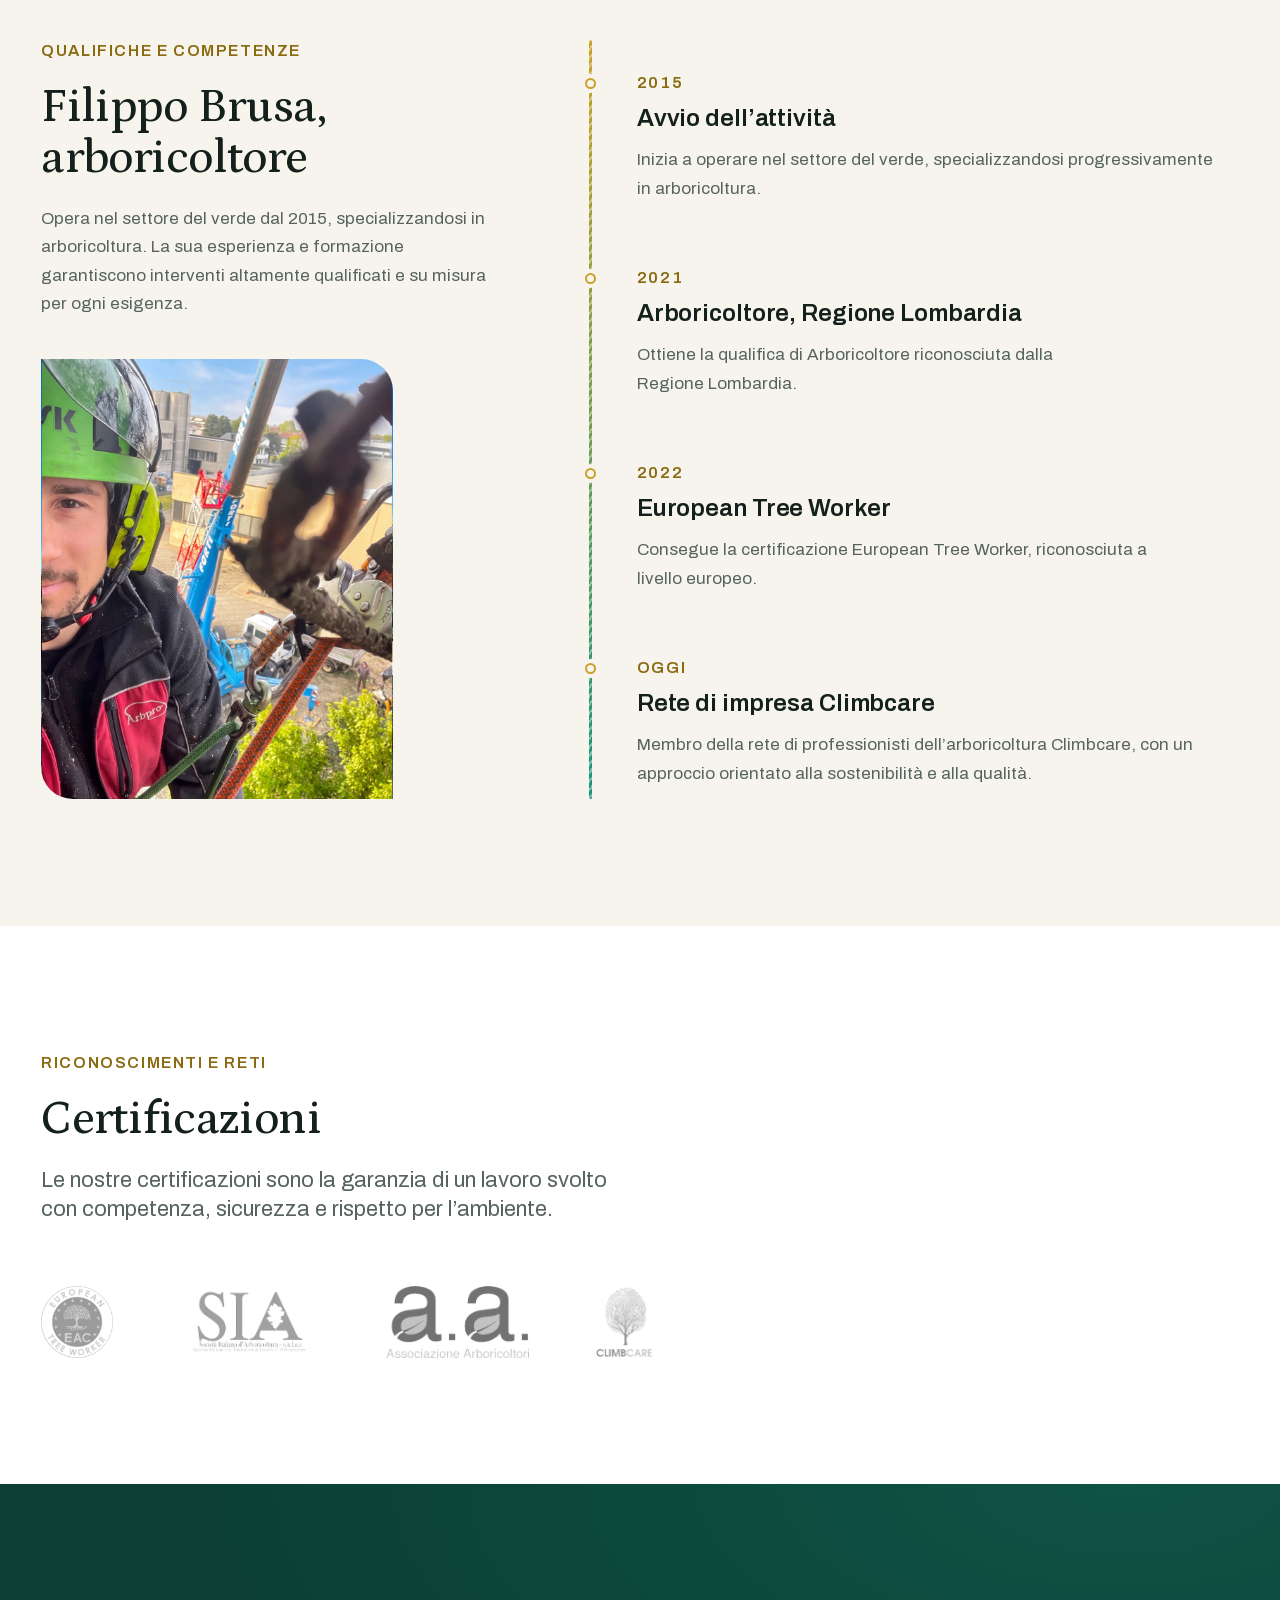
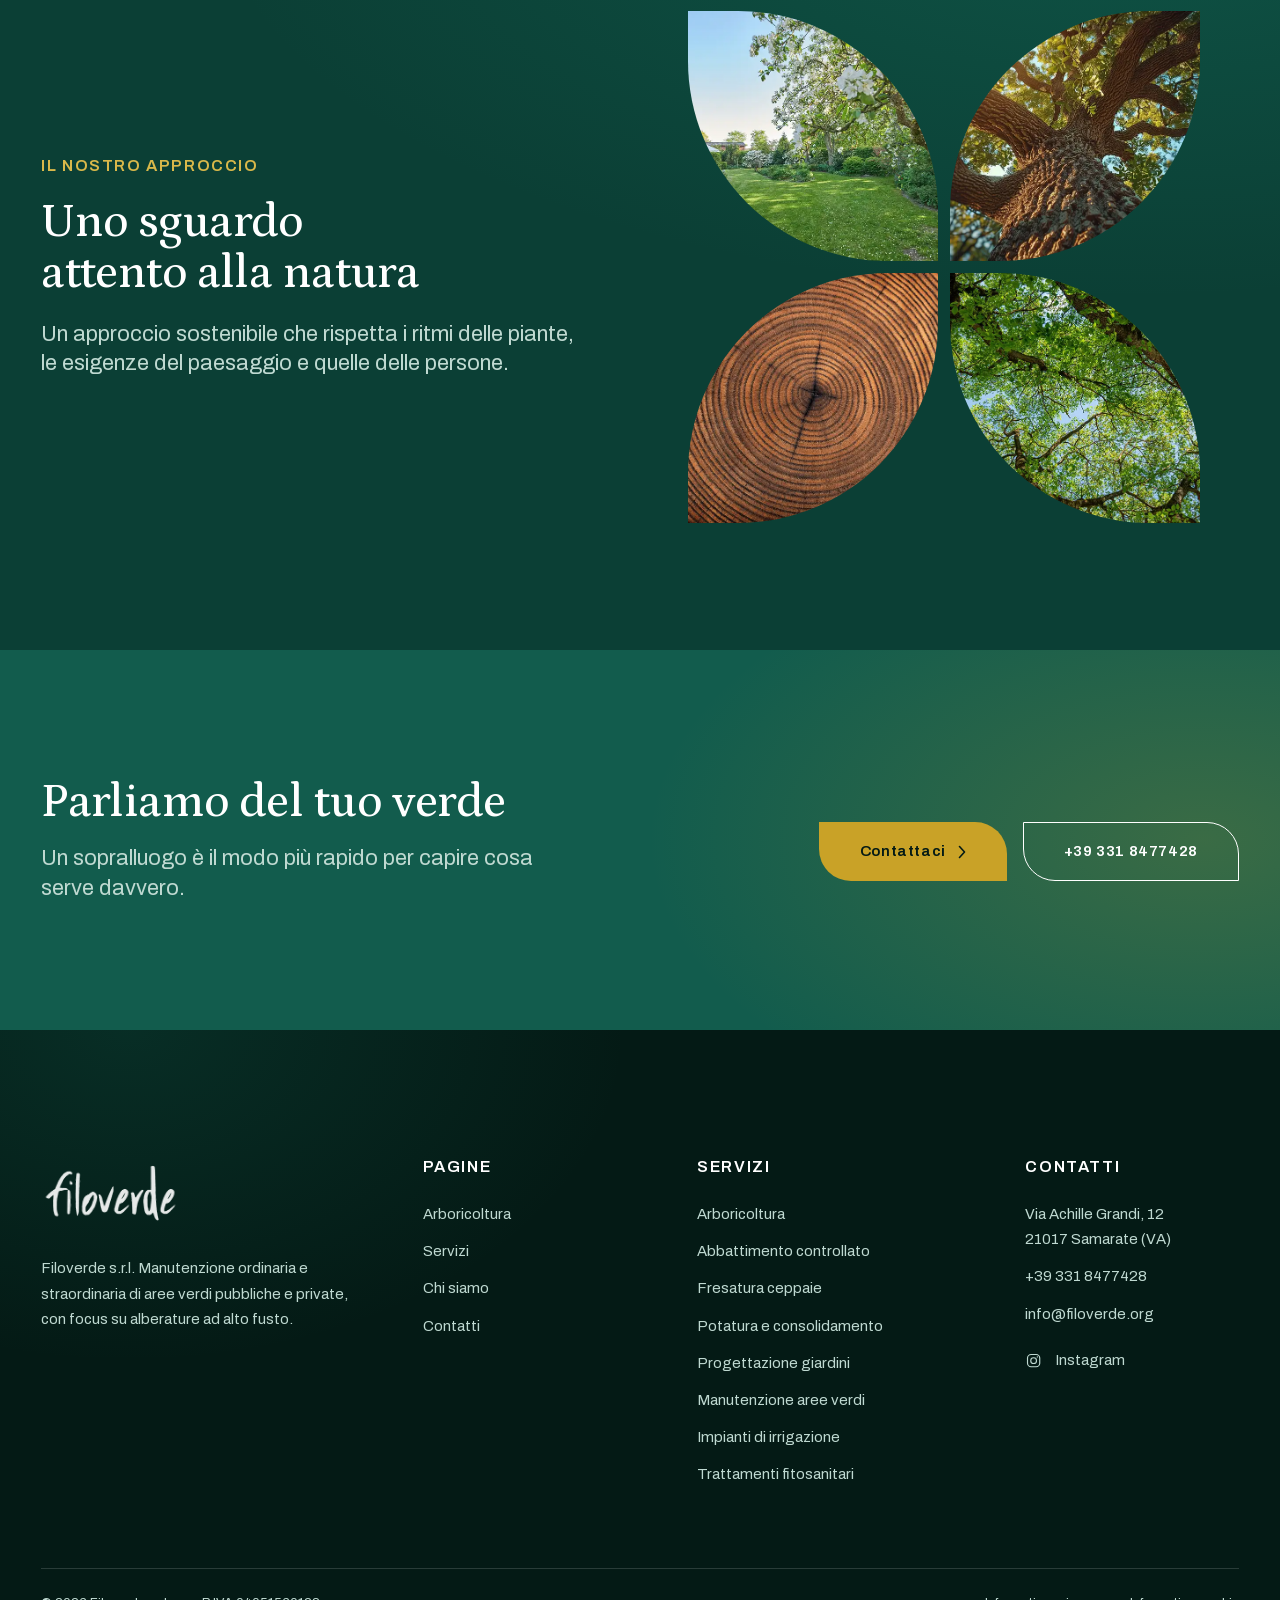
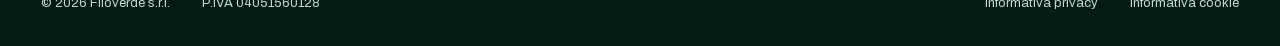
<file: mockup/chi-siamo.html>
<!doctype html>
<html lang="it">
<head>
<meta charset="utf-8">
<meta name="viewport" content="width=device-width, initial-scale=1, viewport-fit=cover">
<meta name="theme-color" content="#0B3F35">
<link rel="icon" type="image/png" sizes="48x48" href="assets/favicon/favicon48.png">
<link rel="icon" type="image/png" sizes="32x32" href="assets/favicon/favicon32.png">
<link rel="icon" type="image/png" sizes="16x16" href="assets/favicon/favicon16.png">
<link rel="icon" type="image/png" sizes="192x192" href="assets/favicon/favicon192.png">
<link rel="apple-touch-icon" href="assets/favicon/appletouchicon.png">
<title>Chi siamo | Specializzati nella cura del verde | Filoverde Srl</title>
<meta name="description" content="Filoverde s.r.l. e Filippo Brusa, arboricoltore qualificato Regione Lombardia ed European Tree Worker, membro della rete di impresa Climbcare. Qualifiche, competenze e approccio.">
<link rel="preload" href="assets/fonts/archivo-normal-latin.woff2" as="font" type="font/woff2" crossorigin>
<link rel="stylesheet" href="assets/css/fonts.css">
<link rel="stylesheet" href="assets/css/style.css">
</head>
<body>
<a class="salta-al-contenuto" href="#contenuto">Salta al contenuto</a>

<header class="testata">
  <div class="contenitore testata__riga">
    <a class="testata__logo" href="index.html" aria-label="Filoverde, torna alla home">
      <img src="assets/images/logo/logofiloverdebianco.webp" width="604" height="330" alt="Filoverde">
    </a>
    <button class="menu-toggle" type="button" aria-expanded="false" aria-controls="nav-principale" aria-label="Apri il menu"><svg class="menu-icona" viewBox="0 0 28 28" aria-hidden="true" focusable="false"><path class="menu-icona__alto" d="M5 8h18"/><path class="menu-icona__medio" d="M5 14h18"/><path class="menu-icona__basso" d="M5 20h18"/></svg></button>
    <nav class="testata__nav" id="nav-principale" aria-label="Navigazione principale">
      <ul>
        <li><a href="tree-climbing.html">Arboricoltura</a></li>
        <li><a href="servizi.html">Servizi</a></li>
        <li><a href="chi-siamo.html" aria-current="page">Chi siamo</a></li>
        <li><a href="contatti.html">Contatti</a></li>
        <li><a class="testata__tel" href="tel:+393318477428"><span class="etichetta-tel">Chiama</span> +39 331 8477428</a></li>
      </ul>
    </nav>
  </div>
</header>

<main id="contenuto">

  <section class="pagina-testata" style="position:relative;isolation:isolate;overflow:hidden">
    <img src="assets/images/foto/chisiamo_hero.webp" width="1400" height="875" alt="" aria-hidden="true" style="position:absolute;inset:0;width:100%;height:100%;object-fit:cover;z-index:-2">
    <div aria-hidden="true" style="position:absolute;inset:0;z-index:-1;background:var(--verde-800);opacity:.82"></div>
    <div class="contenitore" data-reveal>
      <nav class="briciole" aria-label="Percorso">Chi siamo</nav>
      <h1>Specializzati nella cura del verde</h1>
      <p>La Filoverde s.r.l. &egrave; il partner di fiducia per la manutenzione delle aree verdi, pubbliche e private.</p>
    </div>
  </section>

  <section class="sezione">
    <div class="contenitore duecolonne">
      <div>
        <p class="etichetta">La societ&agrave;</p>
        <h2>Da anni ci dedichiamo con passione e competenza alla cura del verde</h2>
        <p>Offriamo soluzioni personalizzate per ogni tipo di esigenza. Siamo specializzati nella gestione degli alberi ad alto fusto, accompagnandoli in tutte le fasi del loro ciclo vitale: dalla messa a dimora alla fase adulta e all&rsquo;abbattimento controllato.</p>
        <p>Ci prendiamo cura di ogni dettaglio, affinch&eacute; ogni intervento sia armonioso, efficace e consapevole.</p>
      </div>
      <div class="ritratto" data-reveal>
        <img src="assets/images/foto/chisiamo_team.webp" width="1075" height="1440" alt="Tre operatori Filoverde osservano la chioma di una grande quercia sopra il paese" loading="lazy">
      </div>
    </div>
  </section>

  <section class="sezione sezione--chiara">
    <div class="contenitore filo">
      <div class="filo__testo">
        <p class="etichetta">Qualifiche e competenze</p>
        <h2>Filippo Brusa, arboricoltore</h2>
        <p>Opera nel settore del verde dal 2015, specializzandosi in arboricoltura. La sua esperienza e formazione garantiscono interventi altamente qualificati e su misura per ogni esigenza.</p>
        <div style="margin-top:var(--s8);max-width:22rem;aspect-ratio:4/5;border-radius:var(--foglia);overflow:hidden"><img src="assets/images/foto/ritratto_filippo.webp" width="1000" height="1333" alt="Filippo Brusa in quota con casco e attrezzatura da tree climbing" loading="lazy" style="width:100%;height:100%;object-fit:cover;object-position:20% 40%;display:block"></div>
      </div>
      <ol class="filo__elenco scaglionato" data-reveal>
        <span class="corda" aria-hidden="true"></span>
        <li class="filo__voce">
          <span class="filo__anno">2015</span>
          <h3>Avvio dell&rsquo;attivit&agrave;</h3>
          <p>Inizia a operare nel settore del verde, specializzandosi progressivamente in arboricoltura.</p>
        </li>
        <li class="filo__voce">
          <span class="filo__anno">2021</span>
          <h3>Arboricoltore, Regione Lombardia</h3>
          <p>Ottiene la qualifica di Arboricoltore riconosciuta dalla Regione Lombardia.</p>
        </li>
        <li class="filo__voce">
          <span class="filo__anno">2022</span>
          <h3>European Tree Worker</h3>
          <p>Consegue la certificazione European Tree Worker, riconosciuta a livello europeo.</p>
        </li>
        <li class="filo__voce">
          <span class="filo__anno">Oggi</span>
          <h3>Rete di impresa Climbcare</h3>
          <p>Membro della rete di professionisti dell&rsquo;arboricoltura Climbcare, con un approccio orientato alla sostenibilit&agrave; e alla qualit&agrave;.</p>
        </li>
      </ol>
    </div>
  </section>

  <section class="sezione">
    <div class="contenitore">
      <div class="intro" data-reveal>
        <p class="etichetta">Riconoscimenti e reti</p>
        <h2>Certificazioni</h2>
        <p>Le nostre certificazioni sono la garanzia di un lavoro svolto con competenza, sicurezza e rispetto per l&rsquo;ambiente.</p>
      </div>
      <ul class="marchi scaglionato">
        <li><img src="assets/images/logo/logoeuropeantreeworker.webp" width="250" height="250" alt="European Tree Worker EAC" loading="lazy"></li>
        <li><img src="assets/images/logo/logosiaarboricoltura.webp" width="319" height="158" alt="Societ&agrave; Italiana di Arboricoltura" loading="lazy"></li>
        <li><img src="assets/images/logo/logoassociazionearboricoltori.webp" width="317" height="160" alt="Associazione Arboricoltori" loading="lazy"></li>
        <li><img src="assets/images/logo/logoclimbcare.webp" width="500" height="584" alt="Rete di impresa Climbcare" loading="lazy"></li>
      </ul>
    </div>
  </section>

  <section class="sezione sezione--scura">
    <div class="contenitore forma-sezione">
      <div class="intro" data-reveal>
        <p class="etichetta">Il nostro approccio</p>
        <h2>Uno sguardo attento alla natura</h2>
        <p>Un approccio sostenibile che rispetta i ritmi delle piante, le esigenze del paesaggio e quelle delle persone.</p>
      </div>
      <div class="forma-quadrifoglio scaglionato">
        <figure class="forma-quadrifoglio__a"><img src="assets/images/foto/chisiamo_fiore_1.webp" width="567" height="567" alt="Giardino con prato e albero da frutto in fiore" loading="lazy"></figure>
        <figure class="forma-quadrifoglio__b"><img src="assets/images/foto/chisiamo_fiore_2.webp" width="567" height="567" alt="Tronco e rami di un grande albero visti dal basso" loading="lazy"></figure>
        <figure class="forma-quadrifoglio__c"><img src="assets/images/foto/chisiamo_fiore_3.webp" width="567" height="567" alt="Sezione di tronco con anelli di accrescimento" loading="lazy"></figure>
        <figure class="forma-quadrifoglio__d"><img src="assets/images/foto/chisiamo_fiore_4.webp" width="567" height="567" alt="Chioma di alberi vista dal basso verso il cielo" loading="lazy"></figure>
      </div>
    </div>
  </section>

  <section class="fascia-cta">
    <div class="contenitore">
      <div>
        <h2>Parliamo del tuo verde</h2>
        <p>Un sopralluogo &egrave; il modo pi&ugrave; rapido per capire cosa serve davvero.</p>
      </div>
      <div class="fascia-cta__azioni azioni">
        <a class="btn btn--primario" href="contatti.html">Contattaci <svg class="freccia" viewBox="0 0 8 14" aria-hidden="true" focusable="false"><path d="M1.5 1.5 6.5 7l-5 5.5"/></svg></a>
        <a class="btn btn--fantasma" href="tel:+393318477428">+39 331 8477428</a>
      </div>
    </div>
  </section>

</main>

<footer class="pie">
  <div class="contenitore">
    <div class="pie__griglia">
      <div>
        <img class="pie__logo" src="assets/images/logo/logofiloverdebianco.webp" width="604" height="330" alt="Filoverde" loading="lazy">
        <p>Filoverde s.r.l. Manutenzione ordinaria e straordinaria di aree verdi pubbliche e private, con focus su alberature ad alto fusto.</p>
      </div>
      <div>
        <h3>Pagine</h3>
        <ul>
          <li><a href="tree-climbing.html">Arboricoltura</a></li>
          <li><a href="servizi.html">Servizi</a></li>
          <li><a href="chi-siamo.html">Chi siamo</a></li>
          <li><a href="contatti.html">Contatti</a></li>
        </ul>
      </div>
      <div>
        <h3>Servizi</h3>
        <ul class="pie__servizi">
          <li><a href="tree-climbing.html">Arboricoltura</a></li>
          <li><a href="abbattimento-controllato.html">Abbattimento controllato</a></li>
          <li><a href="fresatura-ceppaie.html">Fresatura ceppaie</a></li>
          <li><a href="potatura-consolidamento.html">Potatura e consolidamento</a></li>
          <li><a href="progettazione-giardini.html">Progettazione giardini</a></li>
          <li><a href="manutenzione-aree-verdi.html">Manutenzione aree verdi</a></li>
          <li><a href="impianti-irrigazione.html">Impianti di irrigazione</a></li>
          <li><a href="trattamenti-fitosanitari.html">Trattamenti fitosanitari</a></li>
        </ul>
      </div>
      <div>
        <h3>Contatti</h3>
        <ul>
          <li><a href="https://www.google.it/maps/place/Via+Achille+Grandi,+12,+21017+Samarate+VA/@45.6338432,8.7834345,17z/data=!3m1!4b1!4m6!3m5!1s0x47868a1aed6e4475:0x89fbb16073cb19a6!8m2!3d45.6338432!4d8.7860094!16s%2Fg%2F11c196dpxr?entry=ttu&amp;g_ep=EgoyMDI2MTAwNy4wIKXMDSoASAFQAw%3D%3D" target="_blank" rel="noopener noreferrer">Via Achille Grandi, 12<br>21017 Samarate (VA)<span class="sr-only"> (apre Google Maps in una nuova scheda)</span></a></li>
          <li><a href="tel:+393318477428">+39 331 8477428</a></li>
          <li><a href="mailto:info@filoverde.org">info@filoverde.org</a></li>
          <li><a class="social" href="https://www.instagram.com/filoverdesrl/" target="_blank" rel="noopener noreferrer"><svg class="social__icona" viewBox="0 0 24 24" aria-hidden="true" focusable="false"><rect x="3.5" y="3.5" width="17" height="17" rx="5"/><circle cx="12" cy="12" r="4"/><circle class="social__punto" cx="17.2" cy="6.8" r="1"/></svg> Instagram<span class="sr-only"> (si apre in una nuova scheda)</span></a></li>
        </ul>
      </div>
    </div>
    <div class="pie__legale">
      <span>&copy; 2026 Filoverde s.r.l.</span>
      <span>P.IVA 04051560128</span>
      <ul class="pie__link"><li><a href="https://www.filoverde.org/informativa-sulla-privacy" target="_blank" rel="noopener noreferrer">Informativa privacy</a></li><li><a href="https://www.filoverde.org/informativa-sui-cookie" target="_blank" rel="noopener noreferrer">Informativa cookie</a></li></ul>
    </div>
  </div>
</footer>

<script src="assets/js/nav.js"></script>
</body>
</html>
</file>
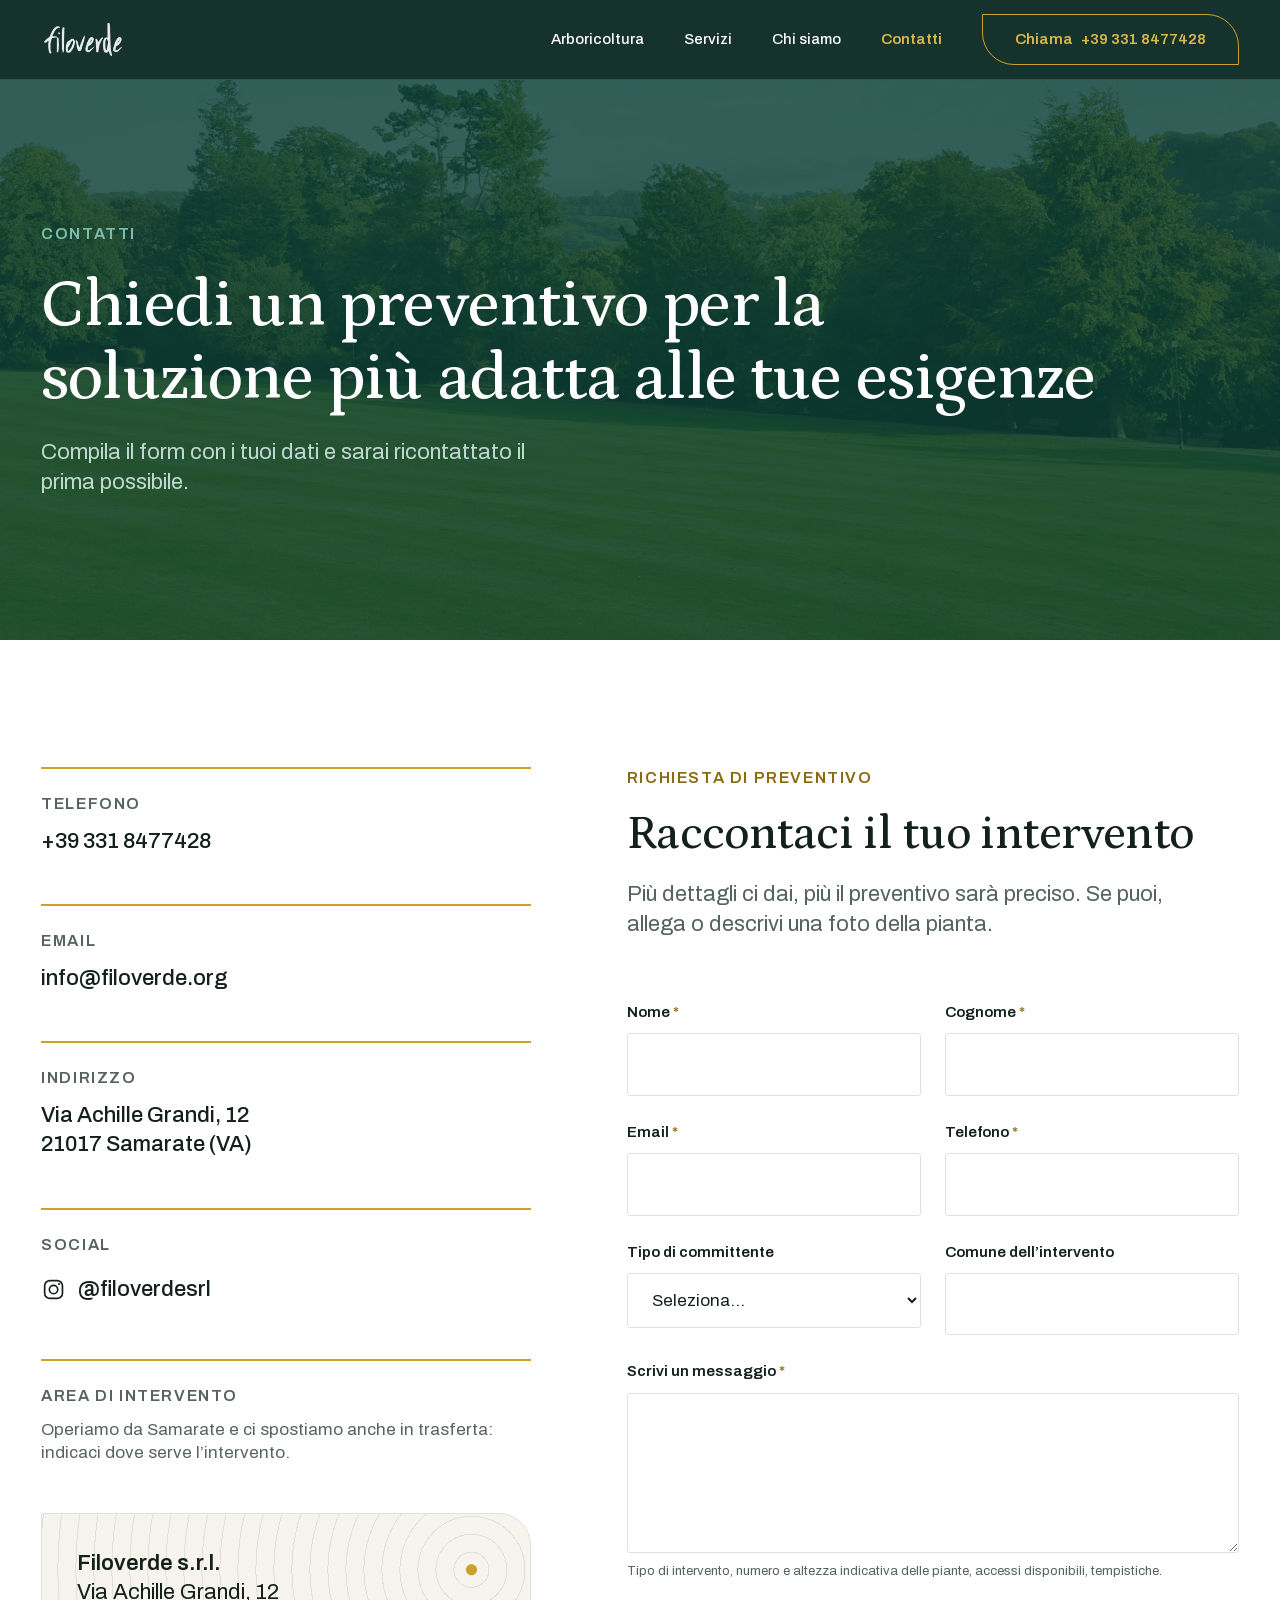
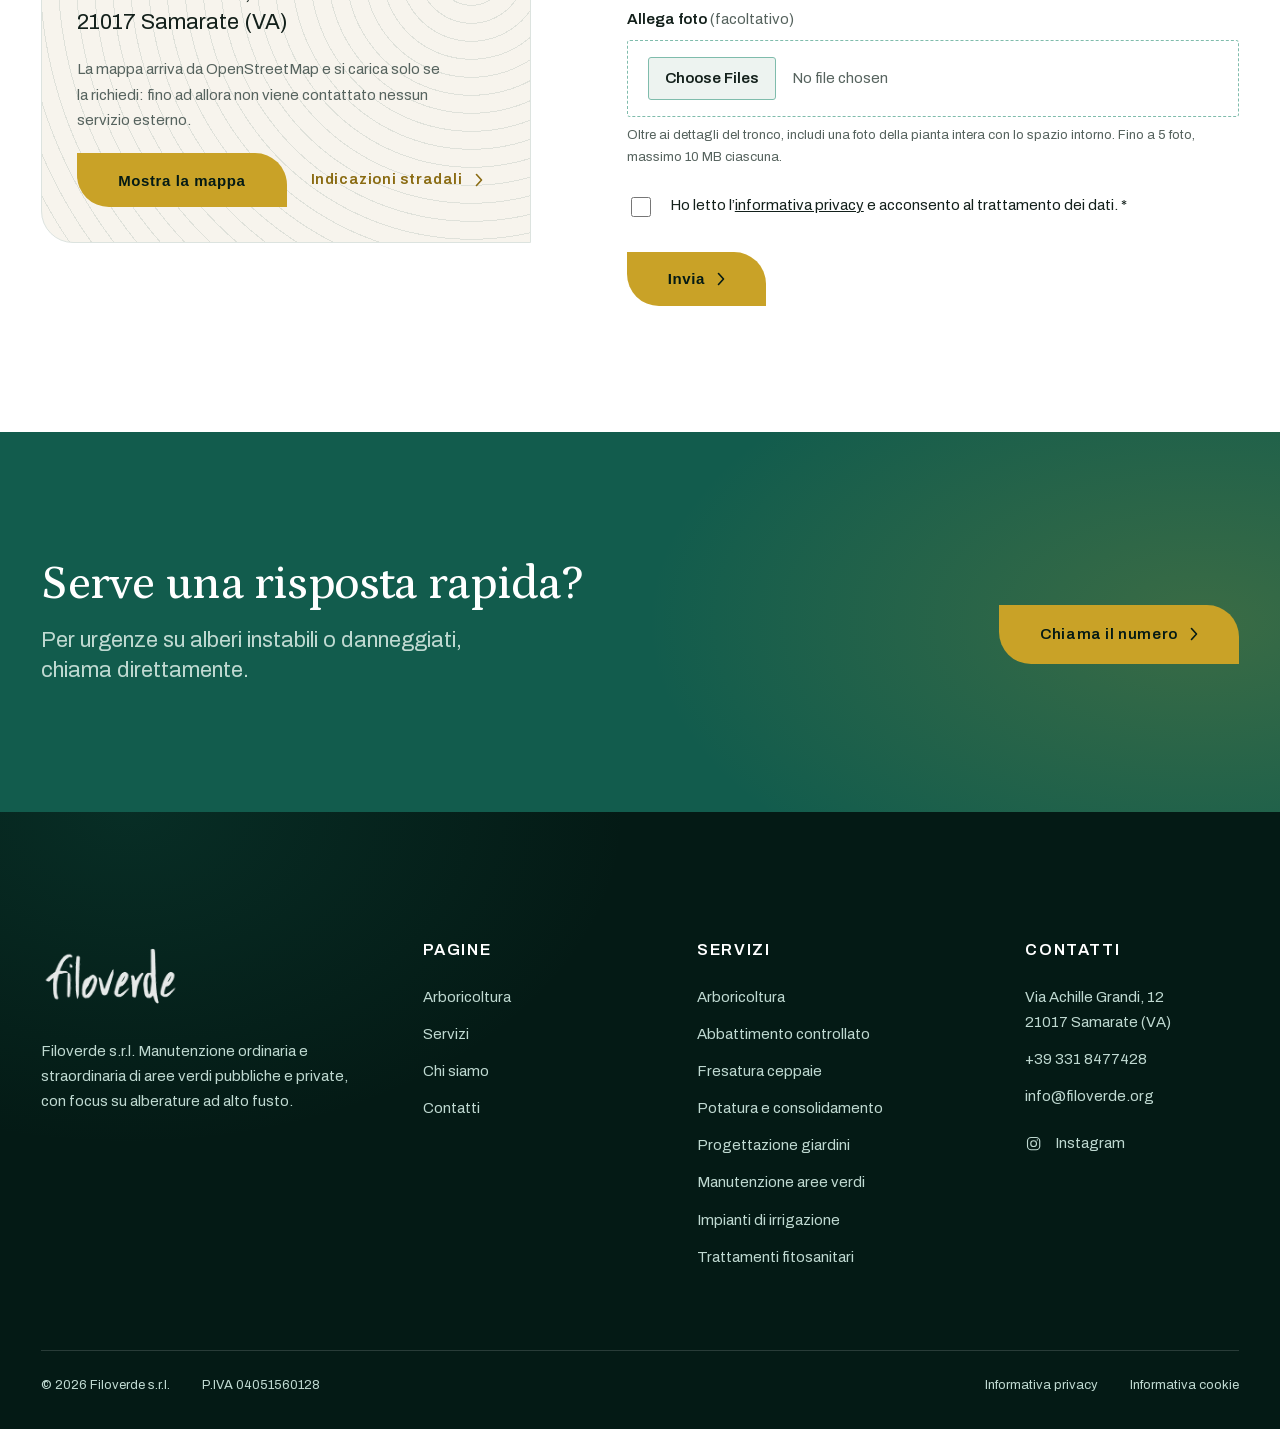
<file: mockup/contatti.html>
<!doctype html>
<html lang="it">
<head>
<meta charset="utf-8">
<meta name="viewport" content="width=device-width, initial-scale=1, viewport-fit=cover">
<meta name="theme-color" content="#0B3F35">
<link rel="icon" type="image/png" sizes="48x48" href="assets/favicon/favicon48.png">
<link rel="icon" type="image/png" sizes="32x32" href="assets/favicon/favicon32.png">
<link rel="icon" type="image/png" sizes="16x16" href="assets/favicon/favicon16.png">
<link rel="icon" type="image/png" sizes="192x192" href="assets/favicon/favicon192.png">
<link rel="apple-touch-icon" href="assets/favicon/appletouchicon.png">
<title>Contatti | Chiedi un preventivo | Filoverde Srl, Samarate (VA)</title>
<meta name="description" content="Contatta Filoverde s.r.l. per un sopralluogo o un preventivo: Via Achille Grandi 12, Samarate (VA), tel. +39 331 8477428, info@filoverde.org.">
<link rel="preload" href="assets/fonts/archivo-normal-latin.woff2" as="font" type="font/woff2" crossorigin>
<link rel="stylesheet" href="assets/css/fonts.css">
<link rel="stylesheet" href="assets/css/style.css">
<script type="application/ld+json">
{
  "@context": "https://schema.org",
  "@type": "LocalBusiness",
  "name": "Filoverde s.r.l.",
  "description": "Arboricoltura e gestione del verde: tree climbing, potatura, abbattimento controllato e manutenzione di aree verdi pubbliche e private.",
  "telephone": "+39 331 8477428",
  "email": "info@filoverde.org",
  "vatID": "IT04051560128",
  "address": {
    "@type": "PostalAddress",
    "streetAddress": "Via Achille Grandi, 12",
    "postalCode": "21017",
    "addressLocality": "Samarate",
    "addressRegion": "VA",
    "addressCountry": "IT"
  },
  "geo": {
    "@type": "GeoCoordinates",
    "latitude": 45.63385,
    "longitude": 8.786
  },
  "areaServed": "Lombardia",
  "sameAs": [
    "https://www.instagram.com/filoverdesrl/"
  ]
}
</script>
</head>
<body>
<a class="salta-al-contenuto" href="#contenuto">Salta al contenuto</a>

<header class="testata">
  <div class="contenitore testata__riga">
    <a class="testata__logo" href="index.html" aria-label="Filoverde, torna alla home">
      <img src="assets/images/logo/logofiloverdebianco.webp" width="604" height="330" alt="Filoverde">
    </a>
    <button class="menu-toggle" type="button" aria-expanded="false" aria-controls="nav-principale" aria-label="Apri il menu"><svg class="menu-icona" viewBox="0 0 28 28" aria-hidden="true" focusable="false"><path class="menu-icona__alto" d="M5 8h18"/><path class="menu-icona__medio" d="M5 14h18"/><path class="menu-icona__basso" d="M5 20h18"/></svg></button>
    <nav class="testata__nav" id="nav-principale" aria-label="Navigazione principale">
      <ul>
        <li><a href="tree-climbing.html">Arboricoltura</a></li>
        <li><a href="servizi.html">Servizi</a></li>
        <li><a href="chi-siamo.html">Chi siamo</a></li>
        <li><a href="contatti.html" aria-current="page">Contatti</a></li>
        <li><a class="testata__tel" href="tel:+393318477428"><span class="etichetta-tel">Chiama</span> +39 331 8477428</a></li>
      </ul>
    </nav>
  </div>
</header>

<main id="contenuto">

  <section class="pagina-testata" style="position:relative;isolation:isolate;overflow:hidden">
    <img src="assets/images/foto/contatti_hero.webp" width="2546" height="1432" alt="" aria-hidden="true" style="position:absolute;inset:0;width:100%;height:100%;object-fit:cover;z-index:-2">
    <div aria-hidden="true" style="position:absolute;inset:0;z-index:-1;background:var(--verde-800);opacity:.82"></div>
    <div class="contenitore" data-reveal>
      <nav class="briciole" aria-label="Percorso">Contatti</nav>
      <h1>Chiedi un preventivo per la soluzione pi&ugrave; adatta alle tue esigenze</h1>
      <p>Compila il form con i tuoi dati e sarai ricontattato il prima possibile.</p>
    </div>
  </section>

  <section class="sezione">
    <div class="contenitore contatti-griglia">

      <div>
        <div class="contatti__blocco">
          <h3>Telefono</h3>
          <p><a href="tel:+393318477428">+39 331 8477428</a></p>
        </div>
        <div class="contatti__blocco">
          <h3>Email</h3>
          <p><a href="mailto:info@filoverde.org">info@filoverde.org</a></p>
        </div>
        <div class="contatti__blocco">
          <h3>Indirizzo</h3>
          <p>Via Achille Grandi, 12<br>21017 Samarate (VA)</p>
        </div>
        <div class="contatti__blocco">
          <h3>Social</h3>
          <p><a class="social" href="https://www.instagram.com/filoverdesrl/" target="_blank" rel="noopener noreferrer" aria-label="Instagram: @filoverdesrl (si apre in una nuova scheda)"><svg class="social__icona" viewBox="0 0 24 24" aria-hidden="true" focusable="false"><rect x="3.5" y="3.5" width="17" height="17" rx="5"/><circle cx="12" cy="12" r="4"/><circle class="social__punto" cx="17.2" cy="6.8" r="1"/></svg> @filoverdesrl</a></p>
        </div>
        <div class="contatti__blocco contatti__blocco--nota">
          <h3>Area di intervento</h3>
          <p>Operiamo da Samarate e ci spostiamo anche in trasferta: indicaci dove serve l&rsquo;intervento.</p>
        </div>
        <div class="mappa" data-mappa data-src="https://www.openstreetmap.org/export/embed.html?bbox=8.7740%2C45.6279%2C8.7980%2C45.6399&amp;layer=mapnik&amp;marker=45.63385%2C8.78600">
          <div class="mappa__anteprima">
            <p class="mappa__sede"><strong>Filoverde s.r.l.</strong><br>Via Achille Grandi, 12<br>21017 Samarate (VA)</p>
            <p class="mappa__nota">La mappa arriva da OpenStreetMap e si carica solo se la richiedi: fino ad allora non viene contattato nessun servizio esterno.</p>
            <div class="mappa__azioni">
              <button type="button" class="btn btn--primario" data-mappa-carica>Mostra la mappa</button>
              <a class="collegamento" href="https://www.google.com/maps/dir/?api=1&amp;destination=45.63385%2C8.78600" target="_blank" rel="noopener noreferrer">Indicazioni stradali <svg class="freccia" viewBox="0 0 8 14" aria-hidden="true" focusable="false"><path d="M1.5 1.5 6.5 7l-5 5.5"/></svg></a>
            </div>
          </div>
        </div>
      </div>

      <div>
        <div class="intro" data-reveal>
          <p class="etichetta">Richiesta di preventivo</p>
          <h2>Raccontaci il tuo intervento</h2>
          <p>Pi&ugrave; dettagli ci dai, pi&ugrave; il preventivo sar&agrave; preciso. Se puoi, allega o descrivi una foto della pianta.</p>
        </div>
        <!-- DA CHIEDERE AL CLIENTE: aggiungere un campo "Allega una foto della pianta" (input file, immagini, max ~5 MB)? Se sì, va gestito dal plugin moduli in WordPress e il testo introduttivo sopra va adattato. -->
        <form class="form" data-reveal action="grazie.html" method="post" enctype="multipart/form-data" novalidate data-form-contatto>
          <div class="campo">
            <label for="nome">Nome <span class="richiesto" aria-hidden="true">*</span></label>
            <input id="nome" name="nome" type="text" autocomplete="given-name" required>
          </div>
          <div class="campo">
            <label for="cognome">Cognome <span class="richiesto" aria-hidden="true">*</span></label>
            <input id="cognome" name="cognome" type="text" autocomplete="family-name" required>
          </div>
          <div class="campo">
            <label for="email">Email <span class="richiesto" aria-hidden="true">*</span></label>
            <input id="email" name="email" type="email" autocomplete="email" required>
          </div>
          <div class="campo">
            <label for="telefono">Telefono <span class="richiesto" aria-hidden="true">*</span></label>
            <input id="telefono" name="telefono" type="tel" autocomplete="tel" required>
          </div>
          <div class="campo">
            <label for="tipologia">Tipo di committente</label>
            <select id="tipologia" name="tipologia">
              <option value="">Seleziona&hellip;</option>
              <option>Azienda</option>
              <option>Ente pubblico</option>
              <option>Condominio / amministratore</option>
              <option>Privato</option>
            </select>
          </div>
          <div class="campo">
            <label for="comune">Comune dell&rsquo;intervento</label>
            <input id="comune" name="comune" type="text" autocomplete="address-level2">
          </div>
          <div class="campo campo--lungo">
            <label for="messaggio">Scrivi un messaggio <span class="richiesto" aria-hidden="true">*</span></label>
            <textarea id="messaggio" name="messaggio" required aria-describedby="aiuto-messaggio"></textarea>
            <span class="campo__aiuto" id="aiuto-messaggio">Tipo di intervento, numero e altezza indicativa delle piante, accessi disponibili, tempistiche.</span>
          </div>
          <div class="campo campo--lungo">
            <label for="foto">Allega foto <span class="campo__facoltativo">(facoltativo)</span></label>
            <input id="foto" name="foto[]" type="file" accept="image/*" multiple aria-describedby="aiuto-foto" data-max-file="5" data-max-mb="10">
            <span class="campo__aiuto" id="aiuto-foto">Oltre ai dettagli del tronco, includi una foto della pianta intera con lo spazio intorno. Fino a 5 foto, massimo 10&nbsp;MB ciascuna.</span>
          </div>
          <div class="privacy">
            <input id="privacy" name="privacy" type="checkbox" required>
            <label for="privacy">Ho letto l&rsquo;<a href="https://www.filoverde.org/informativa-sulla-privacy" target="_blank" rel="noopener noreferrer">informativa privacy</a> e acconsento al trattamento dei dati. <span class="richiesto" aria-hidden="true">*</span></label>
          </div>
          <div class="form__invio">
            <button class="btn btn--primario" type="submit">Invia <svg class="freccia" viewBox="0 0 8 14" aria-hidden="true" focusable="false"><path d="M1.5 1.5 6.5 7l-5 5.5"/></svg></button>
          </div>
        </form>
      </div>

    </div>
  </section>

  <section class="fascia-cta">
    <div class="contenitore">
      <div>
        <h2>Serve una risposta rapida?</h2>
        <p>Per urgenze su alberi instabili o danneggiati, chiama direttamente.</p>
      </div>
      <div class="fascia-cta__azioni azioni">
        <a class="btn btn--primario" href="tel:+393318477428">Chiama il numero <svg class="freccia" viewBox="0 0 8 14" aria-hidden="true" focusable="false"><path d="M1.5 1.5 6.5 7l-5 5.5"/></svg></a>
      </div>
    </div>
  </section>

</main>

<footer class="pie">
  <div class="contenitore">
    <div class="pie__griglia">
      <div>
        <img class="pie__logo" src="assets/images/logo/logofiloverdebianco.webp" width="604" height="330" alt="Filoverde" loading="lazy">
        <p>Filoverde s.r.l. Manutenzione ordinaria e straordinaria di aree verdi pubbliche e private, con focus su alberature ad alto fusto.</p>
      </div>
      <div>
        <h3>Pagine</h3>
        <ul>
          <li><a href="tree-climbing.html">Arboricoltura</a></li>
          <li><a href="servizi.html">Servizi</a></li>
          <li><a href="chi-siamo.html">Chi siamo</a></li>
          <li><a href="contatti.html">Contatti</a></li>
        </ul>
      </div>
      <div>
        <h3>Servizi</h3>
        <ul class="pie__servizi">
          <li><a href="tree-climbing.html">Arboricoltura</a></li>
          <li><a href="abbattimento-controllato.html">Abbattimento controllato</a></li>
          <li><a href="fresatura-ceppaie.html">Fresatura ceppaie</a></li>
          <li><a href="potatura-consolidamento.html">Potatura e consolidamento</a></li>
          <li><a href="progettazione-giardini.html">Progettazione giardini</a></li>
          <li><a href="manutenzione-aree-verdi.html">Manutenzione aree verdi</a></li>
          <li><a href="impianti-irrigazione.html">Impianti di irrigazione</a></li>
          <li><a href="trattamenti-fitosanitari.html">Trattamenti fitosanitari</a></li>
        </ul>
      </div>
      <div>
        <h3>Contatti</h3>
        <ul>
          <li><a href="https://www.google.it/maps/place/Via+Achille+Grandi,+12,+21017+Samarate+VA/@45.6338432,8.7834345,17z/data=!3m1!4b1!4m6!3m5!1s0x47868a1aed6e4475:0x89fbb16073cb19a6!8m2!3d45.6338432!4d8.7860094!16s%2Fg%2F11c196dpxr?entry=ttu&amp;g_ep=EgoyMDI2MTAwNy4wIKXMDSoASAFQAw%3D%3D" target="_blank" rel="noopener noreferrer">Via Achille Grandi, 12<br>21017 Samarate (VA)<span class="sr-only"> (apre Google Maps in una nuova scheda)</span></a></li>
          <li><a href="tel:+393318477428">+39 331 8477428</a></li>
          <li><a href="mailto:info@filoverde.org">info@filoverde.org</a></li>
          <li><a class="social" href="https://www.instagram.com/filoverdesrl/" target="_blank" rel="noopener noreferrer"><svg class="social__icona" viewBox="0 0 24 24" aria-hidden="true" focusable="false"><rect x="3.5" y="3.5" width="17" height="17" rx="5"/><circle cx="12" cy="12" r="4"/><circle class="social__punto" cx="17.2" cy="6.8" r="1"/></svg> Instagram<span class="sr-only"> (si apre in una nuova scheda)</span></a></li>
        </ul>
      </div>
    </div>
    <div class="pie__legale">
      <span>&copy; 2026 Filoverde s.r.l.</span>
      <span>P.IVA 04051560128</span>
      <ul class="pie__link"><li><a href="https://www.filoverde.org/informativa-sulla-privacy" target="_blank" rel="noopener noreferrer">Informativa privacy</a></li><li><a href="https://www.filoverde.org/informativa-sui-cookie" target="_blank" rel="noopener noreferrer">Informativa cookie</a></li></ul>
    </div>
  </div>
</footer>

<script src="assets/js/nav.js"></script>
</body>
</html>
</file>
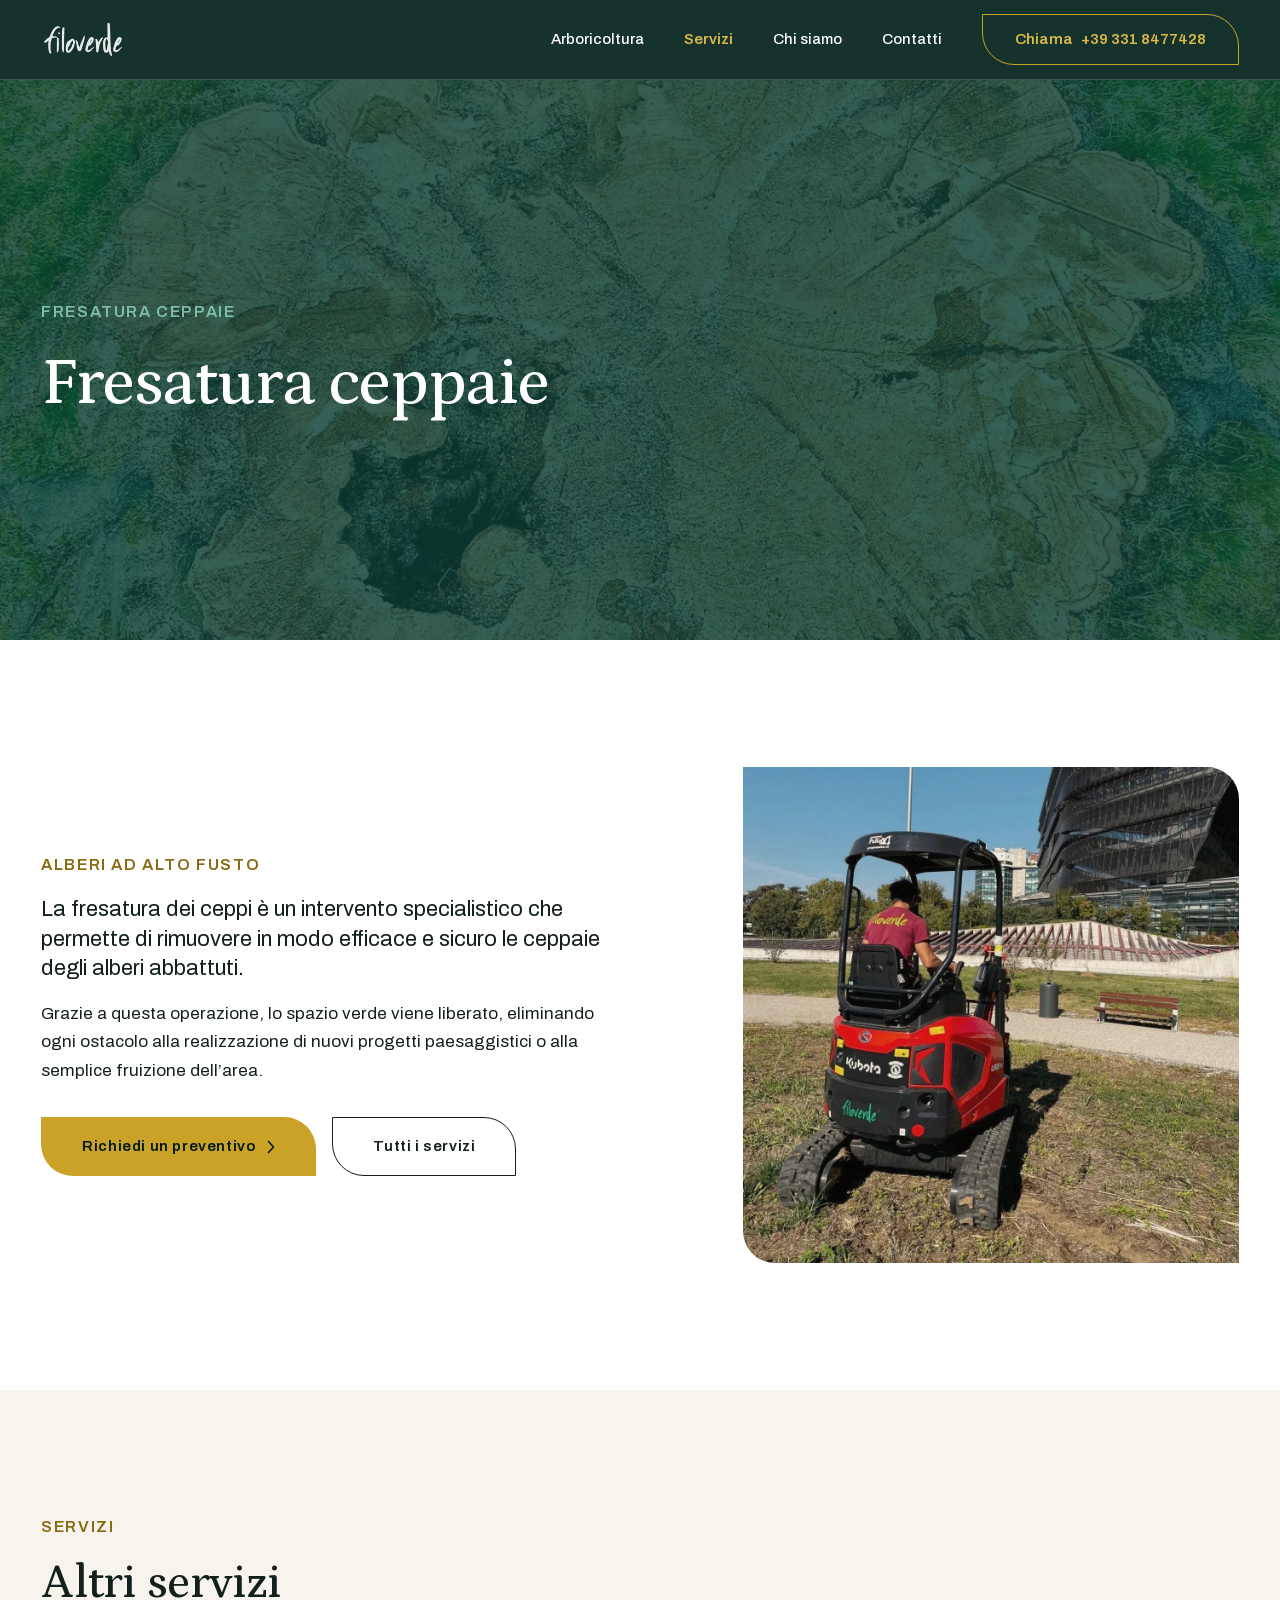
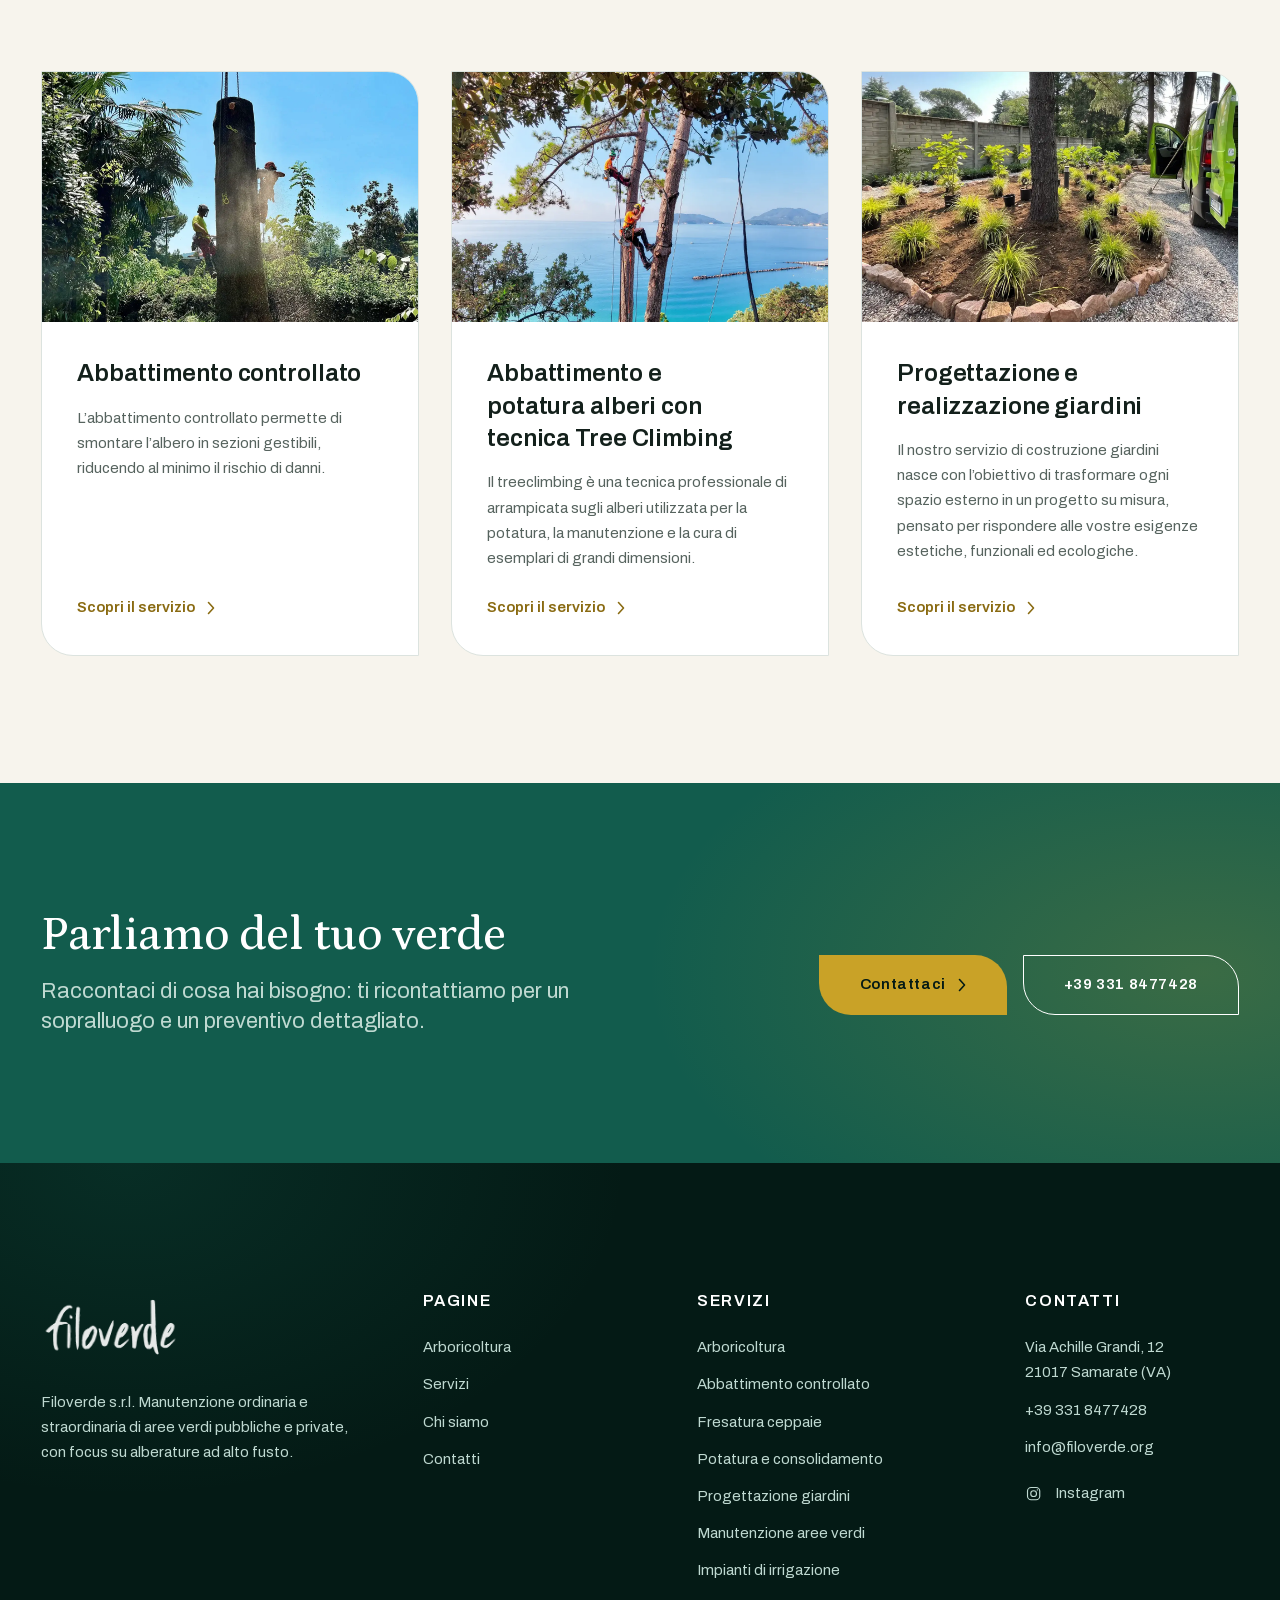
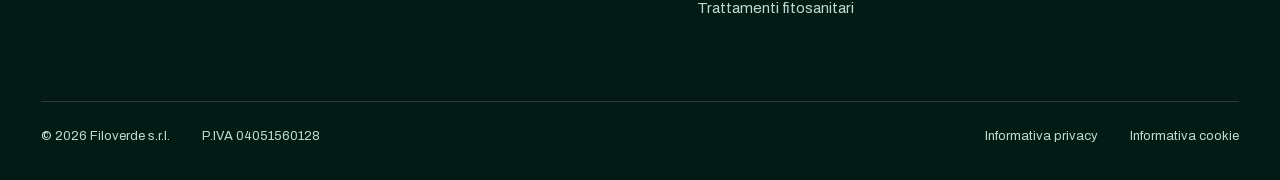
<file: mockup/fresatura-ceppaie.html>
<!doctype html>
<html lang="it">
<head>
<meta charset="utf-8">
<meta name="viewport" content="width=device-width, initial-scale=1, viewport-fit=cover">
<meta name="theme-color" content="#0B3F35">
<link rel="icon" type="image/png" sizes="48x48" href="assets/favicon/favicon48.png">
<link rel="icon" type="image/png" sizes="32x32" href="assets/favicon/favicon32.png">
<link rel="icon" type="image/png" sizes="16x16" href="assets/favicon/favicon16.png">
<link rel="icon" type="image/png" sizes="192x192" href="assets/favicon/favicon192.png">
<link rel="apple-touch-icon" href="assets/favicon/appletouchicon.png">
<title>Fresatura ceppaie | Filoverde Srl</title>
<meta name="description" content="La fresatura dei ceppi è un intervento specialistico che permette di rimuovere in modo efficace e sicuro le ceppaie degli alberi abbattuti.">
<link rel="preload" href="assets/fonts/archivo-normal-latin.woff2" as="font" type="font/woff2" crossorigin>
<link rel="stylesheet" href="assets/css/fonts.css">
<link rel="stylesheet" href="assets/css/style.css">
</head>
<body>
<a class="salta-al-contenuto" href="#contenuto">Salta al contenuto</a>

<header class="testata">
  <div class="contenitore testata__riga">
    <a class="testata__logo" href="index.html" aria-label="Filoverde, torna alla home">
      <img src="assets/images/logo/logofiloverdebianco.webp" width="604" height="330" alt="Filoverde">
    </a>
    <button class="menu-toggle" type="button" aria-expanded="false" aria-controls="nav-principale" aria-label="Apri il menu"><svg class="menu-icona" viewBox="0 0 28 28" aria-hidden="true" focusable="false"><path class="menu-icona__alto" d="M5 8h18"/><path class="menu-icona__medio" d="M5 14h18"/><path class="menu-icona__basso" d="M5 20h18"/></svg></button>
    <nav class="testata__nav" id="nav-principale" aria-label="Navigazione principale">
      <ul>
        <li><a href="tree-climbing.html">Arboricoltura</a></li>
        <li><a href="servizi.html" aria-current="true">Servizi</a></li>
        <li><a href="chi-siamo.html">Chi siamo</a></li>
        <li><a href="contatti.html">Contatti</a></li>
        <li><a class="testata__tel" href="tel:+393318477428"><span class="etichetta-tel">Chiama</span> +39 331 8477428</a></li>
      </ul>
    </nav>
  </div>
</header>

<main id="contenuto">
  <section class="pagina-testata" style="position:relative;isolation:isolate;overflow:hidden">
    <img src="assets/images/foto/fresaturaceppi_hero.webp" width="1400" height="933" alt="" aria-hidden="true" style="position:absolute;inset:0;width:100%;height:100%;object-fit:cover;z-index:-2">
    <div aria-hidden="true" style="position:absolute;inset:0;z-index:-1;background:var(--verde-800);opacity:.82"></div>
    <div class="contenitore" data-reveal>
      <nav class="briciole" aria-label="Percorso">Fresatura ceppaie</nav>
      <h1>Fresatura ceppaie</h1>
    </div>
  </section>

  <section class="sezione">
    <div class="contenitore duecolonne">
      <div class="servizio__testo" data-reveal>
        <p class="etichetta">Alberi ad alto fusto</p>
        <p class="apertura">La fresatura dei ceppi è un intervento specialistico che permette di rimuovere in modo efficace e sicuro le ceppaie degli alberi abbattuti.</p>
        <p>Grazie a questa operazione, lo spazio verde viene liberato, eliminando ogni ostacolo alla realizzazione di nuovi progetti paesaggistici o alla semplice fruizione dell’area.</p>
        <div class="azioni">
          <a class="btn btn--primario" href="contatti.html">Richiedi un preventivo <svg class="freccia" viewBox="0 0 8 14" aria-hidden="true" focusable="false"><path d="M1.5 1.5 6.5 7l-5 5.5"/></svg></a>
          <a class="btn btn--fantasma" href="servizi.html">Tutti i servizi</a>
        </div>
      </div>
      <div class="ritratto" data-reveal><img src="assets/images/foto/fresatura_ceppaie_int.webp" width="1164" height="1164" alt="Operatore Filoverde alla guida del miniescavatore su un prato da sistemare in un parco" loading="lazy" style="aspect-ratio:1/1"></div>
    </div>
  </section>

  <section class="sezione sezione--chiara">
    <div class="contenitore">
      <div class="intro" data-reveal>
        <p class="etichetta">Servizi</p>
        <h2>Altri servizi</h2>
      </div>
      <div class="griglia scaglionato">
        <article class="scheda">
          <div class="scheda__media"><img src="assets/images/foto/abbattimento_controllato_hero.webp" width="1500" height="1000" alt="Due arboricoltori sezionano il fusto di un grande albero imbragato alla gru" loading="lazy"></div>
          <div class="scheda__corpo">
            <h3><a class="scheda__titolo" href="abbattimento-controllato.html">Abbattimento controllato</a></h3>
            <p>L’abbattimento controllato permette di smontare l’albero in sezioni gestibili, riducendo al minimo il rischio di danni.</p>
            <span class="scheda__vai" aria-hidden="true">Scopri il servizio <svg class="freccia" viewBox="0 0 8 14" aria-hidden="true" focusable="false"><path d="M1.5 1.5 6.5 7l-5 5.5"/></svg></span>
          </div>
        </article>
        <article class="scheda">
          <div class="scheda__media"><img src="assets/images/foto/treeclimbing_hero_mare.webp" width="1400" height="900" alt="Arboricoltore in tree climbing sulla chioma di un pino, con il mare sullo sfondo" loading="lazy"></div>
          <div class="scheda__corpo">
            <h3><a class="scheda__titolo" href="tree-climbing.html">Abbattimento e potatura alberi con tecnica Tree Climbing</a></h3>
            <p>Il treeclimbing è una tecnica professionale di arrampicata sugli alberi utilizzata per la potatura, la manutenzione e la cura di esemplari di grandi dimensioni.</p>
            <span class="scheda__vai" aria-hidden="true">Scopri il servizio <svg class="freccia" viewBox="0 0 8 14" aria-hidden="true" focusable="false"><path d="M1.5 1.5 6.5 7l-5 5.5"/></svg></span>
          </div>
        </article>
        <article class="scheda">
          <div class="scheda__media"><img src="assets/images/foto/progettazione_giardini_hero.webp" width="1400" height="933" alt="Aiuola appena realizzata con graminacee e bordura in pietra attorno a un pino" loading="lazy"></div>
          <div class="scheda__corpo">
            <h3><a class="scheda__titolo" href="progettazione-giardini.html">Progettazione e realizzazione giardini</a></h3>
            <p>Il nostro servizio di costruzione giardini nasce con l’obiettivo di trasformare ogni spazio esterno in un progetto su misura, pensato per rispondere alle vostre esigenze estetiche, funzionali ed ecologiche.</p>
            <span class="scheda__vai" aria-hidden="true">Scopri il servizio <svg class="freccia" viewBox="0 0 8 14" aria-hidden="true" focusable="false"><path d="M1.5 1.5 6.5 7l-5 5.5"/></svg></span>
          </div>
        </article>
      </div>
    </div>
  </section>

  <section class="fascia-cta">
    <div class="contenitore">
      <div>
        <h2>Parliamo del tuo verde</h2>
        <p>Raccontaci di cosa hai bisogno: ti ricontattiamo per un sopralluogo e un preventivo dettagliato.</p>
      </div>
      <div class="fascia-cta__azioni azioni">
        <a class="btn btn--primario" href="contatti.html">Contattaci <svg class="freccia" viewBox="0 0 8 14" aria-hidden="true" focusable="false"><path d="M1.5 1.5 6.5 7l-5 5.5"/></svg></a>
        <a class="btn btn--fantasma" href="tel:+393318477428">+39 331 8477428</a>
      </div>
    </div>
  </section>

</main>

<footer class="pie">
  <div class="contenitore">
    <div class="pie__griglia">
      <div>
        <img class="pie__logo" src="assets/images/logo/logofiloverdebianco.webp" width="604" height="330" alt="Filoverde" loading="lazy">
        <p>Filoverde s.r.l. Manutenzione ordinaria e straordinaria di aree verdi pubbliche e private, con focus su alberature ad alto fusto.</p>
      </div>
      <div>
        <h3>Pagine</h3>
        <ul>
          <li><a href="tree-climbing.html">Arboricoltura</a></li>
          <li><a href="servizi.html">Servizi</a></li>
          <li><a href="chi-siamo.html">Chi siamo</a></li>
          <li><a href="contatti.html">Contatti</a></li>
        </ul>
      </div>
      <div>
        <h3>Servizi</h3>
        <ul class="pie__servizi">
          <li><a href="tree-climbing.html">Arboricoltura</a></li>
          <li><a href="abbattimento-controllato.html">Abbattimento controllato</a></li>
          <li><a href="fresatura-ceppaie.html">Fresatura ceppaie</a></li>
          <li><a href="potatura-consolidamento.html">Potatura e consolidamento</a></li>
          <li><a href="progettazione-giardini.html">Progettazione giardini</a></li>
          <li><a href="manutenzione-aree-verdi.html">Manutenzione aree verdi</a></li>
          <li><a href="impianti-irrigazione.html">Impianti di irrigazione</a></li>
          <li><a href="trattamenti-fitosanitari.html">Trattamenti fitosanitari</a></li>
        </ul>
      </div>
      <div>
        <h3>Contatti</h3>
        <ul>
          <li><a href="https://www.google.it/maps/place/Via+Achille+Grandi,+12,+21017+Samarate+VA/@45.6338432,8.7834345,17z/data=!3m1!4b1!4m6!3m5!1s0x47868a1aed6e4475:0x89fbb16073cb19a6!8m2!3d45.6338432!4d8.7860094!16s%2Fg%2F11c196dpxr?entry=ttu&amp;g_ep=EgoyMDI2MTAwNy4wIKXMDSoASAFQAw%3D%3D" target="_blank" rel="noopener noreferrer">Via Achille Grandi, 12<br>21017 Samarate (VA)<span class="sr-only"> (apre Google Maps in una nuova scheda)</span></a></li>
          <li><a href="tel:+393318477428">+39 331 8477428</a></li>
          <li><a href="mailto:info@filoverde.org">info@filoverde.org</a></li>
          <li><a class="social" href="https://www.instagram.com/filoverdesrl/" target="_blank" rel="noopener noreferrer"><svg class="social__icona" viewBox="0 0 24 24" aria-hidden="true" focusable="false"><rect x="3.5" y="3.5" width="17" height="17" rx="5"/><circle cx="12" cy="12" r="4"/><circle class="social__punto" cx="17.2" cy="6.8" r="1"/></svg> Instagram<span class="sr-only"> (si apre in una nuova scheda)</span></a></li>
        </ul>
      </div>
    </div>
    <div class="pie__legale">
      <span>&copy; 2026 Filoverde s.r.l.</span>
      <span>P.IVA 04051560128</span>
      <ul class="pie__link"><li><a href="https://www.filoverde.org/informativa-sulla-privacy" target="_blank" rel="noopener noreferrer">Informativa privacy</a></li><li><a href="https://www.filoverde.org/informativa-sui-cookie" target="_blank" rel="noopener noreferrer">Informativa cookie</a></li></ul>
    </div>
  </div>
</footer>

<script src="assets/js/nav.js"></script>
</body>
</html>
</file>
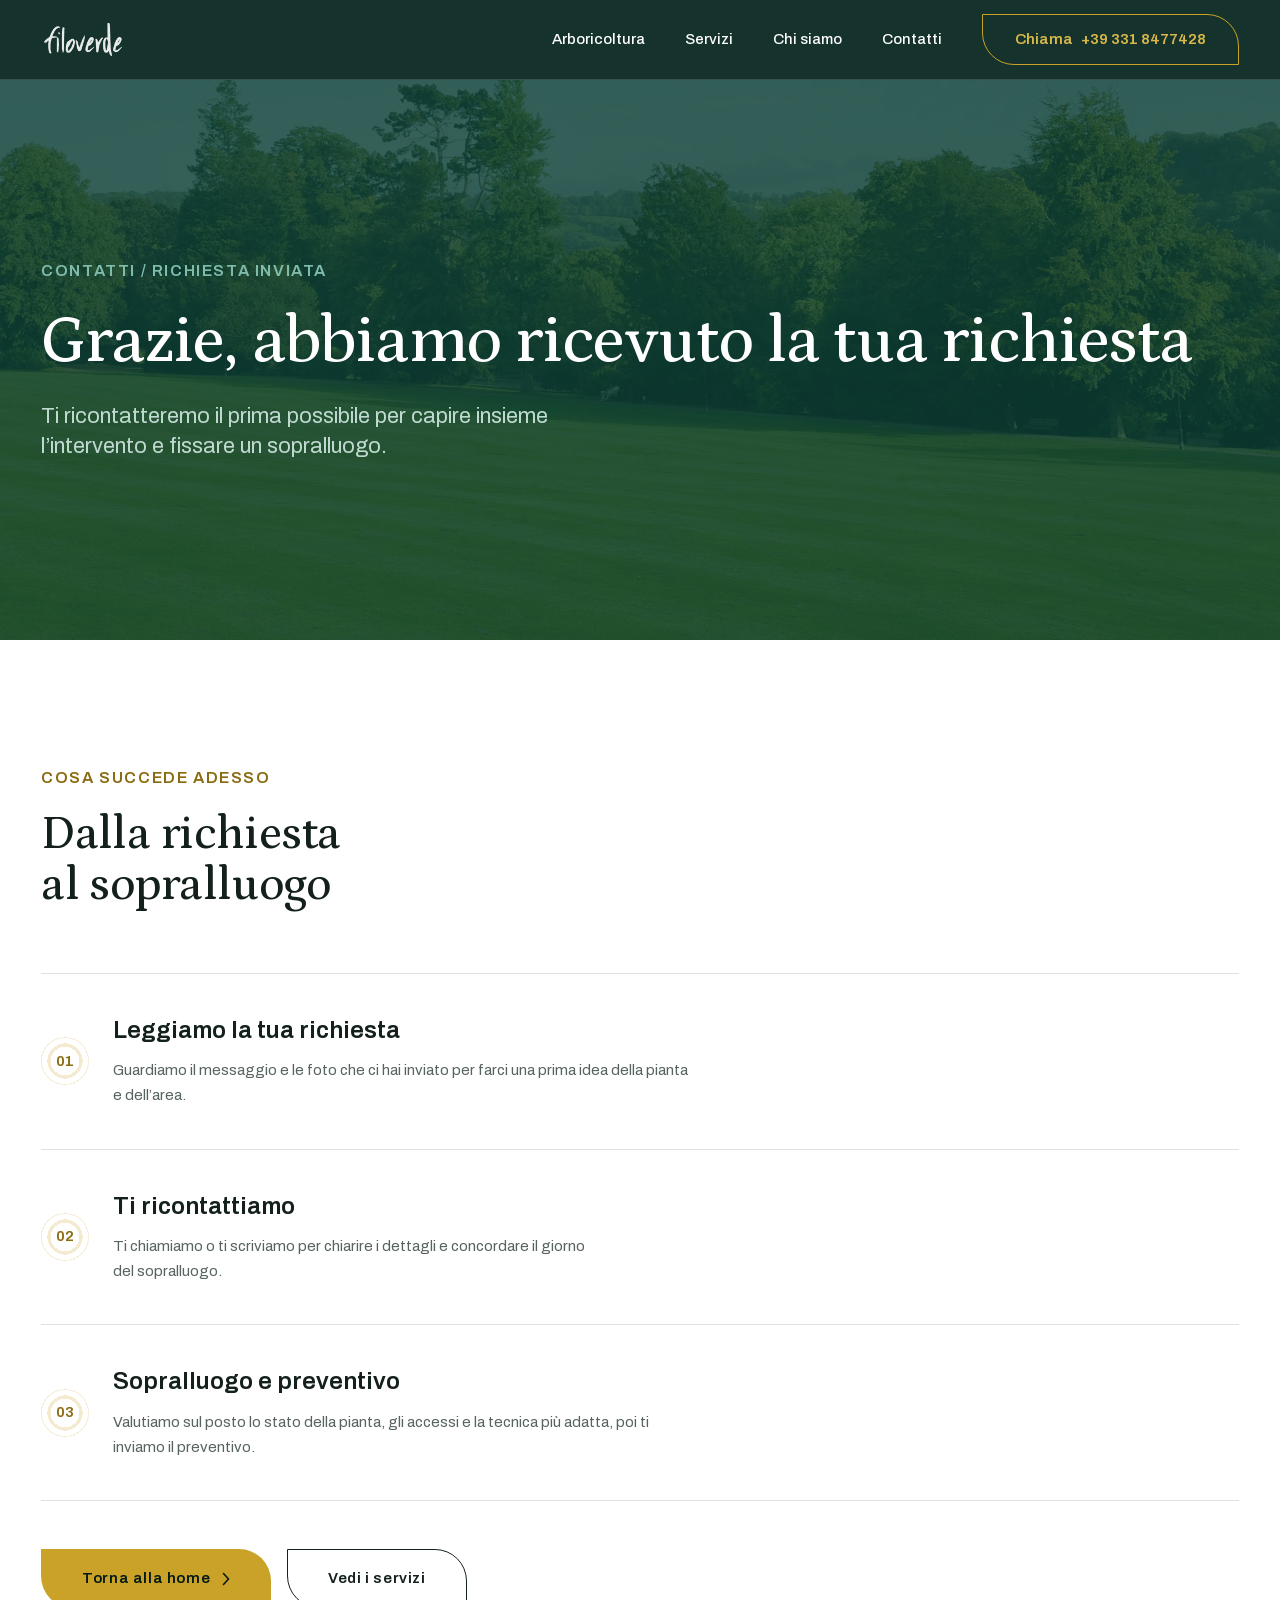
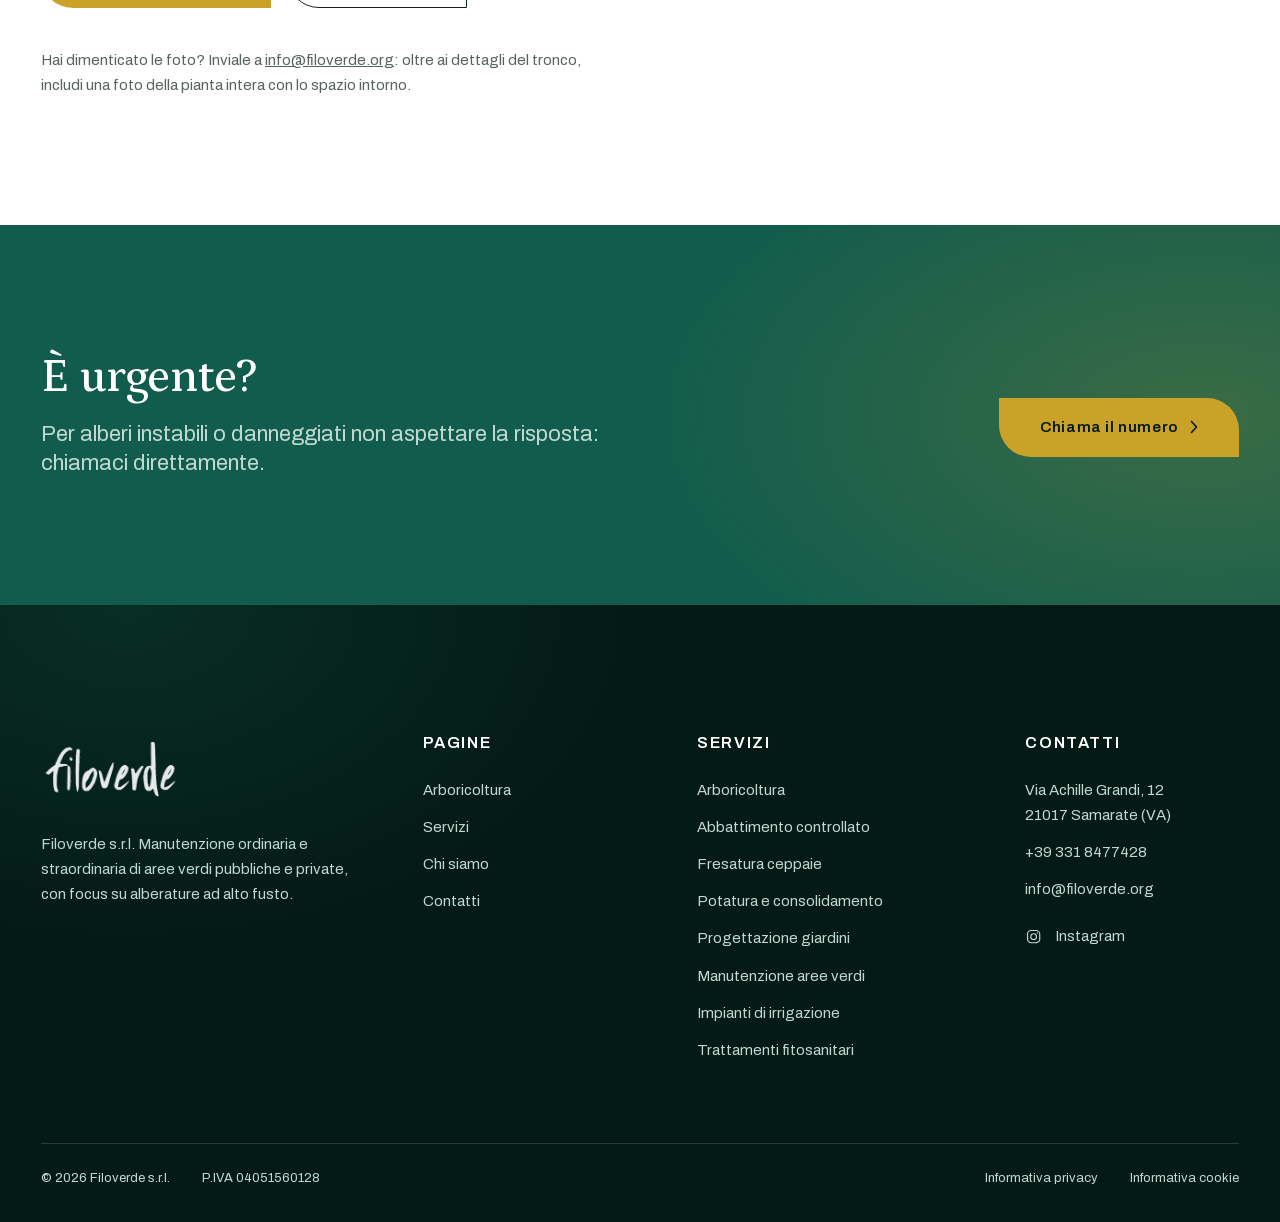
<file: mockup/grazie.html>
<!doctype html>
<html lang="it">
<head>
<meta charset="utf-8">
<meta name="viewport" content="width=device-width, initial-scale=1, viewport-fit=cover">
<meta name="theme-color" content="#0B3F35">
<link rel="icon" type="image/png" sizes="48x48" href="assets/favicon/favicon48.png">
<link rel="icon" type="image/png" sizes="32x32" href="assets/favicon/favicon32.png">
<link rel="icon" type="image/png" sizes="16x16" href="assets/favicon/favicon16.png">
<link rel="icon" type="image/png" sizes="192x192" href="assets/favicon/favicon192.png">
<link rel="apple-touch-icon" href="assets/favicon/appletouchicon.png">
<title>Richiesta inviata | Filoverde Srl</title>
<meta name="description" content="Grazie per averci contattato: Filoverde ti ricontatterà il prima possibile.">
<meta name="robots" content="noindex, follow">
<link rel="preload" href="assets/fonts/archivo-normal-latin.woff2" as="font" type="font/woff2" crossorigin>
<link rel="stylesheet" href="assets/css/fonts.css">
<link rel="stylesheet" href="assets/css/style.css">
</head>
<body>
<a class="salta-al-contenuto" href="#contenuto">Salta al contenuto</a>

<header class="testata">
  <div class="contenitore testata__riga">
    <a class="testata__logo" href="index.html" aria-label="Filoverde, torna alla home">
      <img src="assets/images/logo/logofiloverdebianco.webp" width="604" height="330" alt="Filoverde">
    </a>
    <button class="menu-toggle" type="button" aria-expanded="false" aria-controls="nav-principale" aria-label="Apri il menu"><svg class="menu-icona" viewBox="0 0 28 28" aria-hidden="true" focusable="false"><path class="menu-icona__alto" d="M5 8h18"/><path class="menu-icona__medio" d="M5 14h18"/><path class="menu-icona__basso" d="M5 20h18"/></svg></button>
    <nav class="testata__nav" id="nav-principale" aria-label="Navigazione principale">
      <ul>
        <li><a href="tree-climbing.html">Arboricoltura</a></li>
        <li><a href="servizi.html">Servizi</a></li>
        <li><a href="chi-siamo.html">Chi siamo</a></li>
        <li><a href="contatti.html">Contatti</a></li>
        <li><a class="testata__tel" href="tel:+393318477428"><span class="etichetta-tel">Chiama</span> +39 331 8477428</a></li>
      </ul>
    </nav>
  </div>
</header>

<main id="contenuto">

  <section class="pagina-testata" style="position:relative;isolation:isolate;overflow:hidden">
    <img src="assets/images/foto/contatti_hero.webp" alt="" aria-hidden="true" width="2546" height="1432" style="position:absolute;inset:0;width:100%;height:100%;object-fit:cover;z-index:-2">
    <div aria-hidden="true" style="position:absolute;inset:0;z-index:-1;background:var(--verde-800);opacity:.82"></div>
    <div class="contenitore" data-reveal>
      <nav class="briciole" aria-label="Percorso"><a href="contatti.html">Contatti</a> / Richiesta inviata</nav>
      <h1>Grazie, abbiamo ricevuto la tua richiesta</h1>
      <p>Ti ricontatteremo il prima possibile per capire insieme l&rsquo;intervento e fissare un sopralluogo.</p>
    </div>
  </section>

  <section class="sezione">
    <div class="contenitore">
      <div class="intro" data-reveal>
        <p class="etichetta">Cosa succede adesso</p>
        <h2>Dalla richiesta al sopralluogo</h2>
      </div>
      <div class="indice scaglionato">
        <div class="indice__voce">
          <span class="indice__anelli"><span class="indice__num">01</span></span>
          <span>
            <span class="indice__titolo"><strong>Leggiamo la tua richiesta</strong></span>
            <p>Guardiamo il messaggio e le foto che ci hai inviato per farci una prima idea della pianta e dell&rsquo;area.</p>
          </span>
        </div>
        <div class="indice__voce">
          <span class="indice__anelli"><span class="indice__num">02</span></span>
          <span>
            <span class="indice__titolo"><strong>Ti ricontattiamo</strong></span>
            <p>Ti chiamiamo o ti scriviamo per chiarire i dettagli e concordare il giorno del sopralluogo.</p>
          </span>
        </div>
        <div class="indice__voce">
          <span class="indice__anelli"><span class="indice__num">03</span></span>
          <span>
            <span class="indice__titolo"><strong>Sopralluogo e preventivo</strong></span>
            <p>Valutiamo sul posto lo stato della pianta, gli accessi e la tecnica pi&ugrave; adatta, poi ti inviamo il preventivo.</p>
          </span>
        </div>
      </div>
      <div class="azioni" data-reveal style="margin-top:var(--s9)">
        <a class="btn btn--primario" href="index.html">Torna alla home <svg class="freccia" viewBox="0 0 8 14" aria-hidden="true" focusable="false"><path d="M1.5 1.5 6.5 7l-5 5.5"/></svg></a>
        <a class="btn btn--fantasma" href="servizi.html">Vedi i servizi</a>
      </div>
      <p data-reveal style="margin-top:var(--s8);max-width:60ch;font-size:var(--t-sm);color:var(--grigio)">Hai dimenticato le foto? Inviale a <a href="mailto:info@filoverde.org">info@filoverde.org</a>: oltre ai dettagli del tronco, includi una foto della pianta intera con lo spazio intorno.</p>
    </div>
  </section>

  <section class="fascia-cta">
    <div class="contenitore">
      <div>
        <h2>&Egrave; urgente?</h2>
        <p>Per alberi instabili o danneggiati non aspettare la risposta: chiamaci direttamente.</p>
      </div>
      <div class="fascia-cta__azioni azioni">
        <a class="btn btn--primario" href="tel:+393318477428">Chiama il numero <svg class="freccia" viewBox="0 0 8 14" aria-hidden="true" focusable="false"><path d="M1.5 1.5 6.5 7l-5 5.5"/></svg></a>
      </div>
    </div>
  </section>

</main>

<footer class="pie">
  <div class="contenitore">
    <div class="pie__griglia">
      <div>
        <img class="pie__logo" src="assets/images/logo/logofiloverdebianco.webp" width="604" height="330" alt="Filoverde" loading="lazy">
        <p>Filoverde s.r.l. Manutenzione ordinaria e straordinaria di aree verdi pubbliche e private, con focus su alberature ad alto fusto.</p>
      </div>
      <div>
        <h3>Pagine</h3>
        <ul>
          <li><a href="tree-climbing.html">Arboricoltura</a></li>
          <li><a href="servizi.html">Servizi</a></li>
          <li><a href="chi-siamo.html">Chi siamo</a></li>
          <li><a href="contatti.html">Contatti</a></li>
        </ul>
      </div>
      <div>
        <h3>Servizi</h3>
        <ul class="pie__servizi">
          <li><a href="tree-climbing.html">Arboricoltura</a></li>
          <li><a href="abbattimento-controllato.html">Abbattimento controllato</a></li>
          <li><a href="fresatura-ceppaie.html">Fresatura ceppaie</a></li>
          <li><a href="potatura-consolidamento.html">Potatura e consolidamento</a></li>
          <li><a href="progettazione-giardini.html">Progettazione giardini</a></li>
          <li><a href="manutenzione-aree-verdi.html">Manutenzione aree verdi</a></li>
          <li><a href="impianti-irrigazione.html">Impianti di irrigazione</a></li>
          <li><a href="trattamenti-fitosanitari.html">Trattamenti fitosanitari</a></li>
        </ul>
      </div>
      <div>
        <h3>Contatti</h3>
        <ul>
          <li><a href="https://www.google.it/maps/place/Via+Achille+Grandi,+12,+21017+Samarate+VA/@45.6338432,8.7834345,17z/data=!3m1!4b1!4m6!3m5!1s0x47868a1aed6e4475:0x89fbb16073cb19a6!8m2!3d45.6338432!4d8.7860094!16s%2Fg%2F11c196dpxr?entry=ttu&amp;g_ep=EgoyMDI2MTAwNy4wIKXMDSoASAFQAw%3D%3D" target="_blank" rel="noopener noreferrer">Via Achille Grandi, 12<br>21017 Samarate (VA)<span class="sr-only"> (apre Google Maps in una nuova scheda)</span></a></li>
          <li><a href="tel:+393318477428">+39 331 8477428</a></li>
          <li><a href="mailto:info@filoverde.org">info@filoverde.org</a></li>
          <li><a class="social" href="https://www.instagram.com/filoverdesrl/" target="_blank" rel="noopener noreferrer"><svg class="social__icona" viewBox="0 0 24 24" aria-hidden="true" focusable="false"><rect x="3.5" y="3.5" width="17" height="17" rx="5"/><circle cx="12" cy="12" r="4"/><circle class="social__punto" cx="17.2" cy="6.8" r="1"/></svg> Instagram<span class="sr-only"> (si apre in una nuova scheda)</span></a></li>
        </ul>
      </div>
    </div>
    <div class="pie__legale">
      <span>&copy; 2026 Filoverde s.r.l.</span>
      <span>P.IVA 04051560128</span>
      <ul class="pie__link"><li><a href="https://www.filoverde.org/informativa-sulla-privacy" target="_blank" rel="noopener noreferrer">Informativa privacy</a></li><li><a href="https://www.filoverde.org/informativa-sui-cookie" target="_blank" rel="noopener noreferrer">Informativa cookie</a></li></ul>
    </div>
  </div>
</footer>

<script src="assets/js/nav.js"></script>
</body>
</html>
</file>
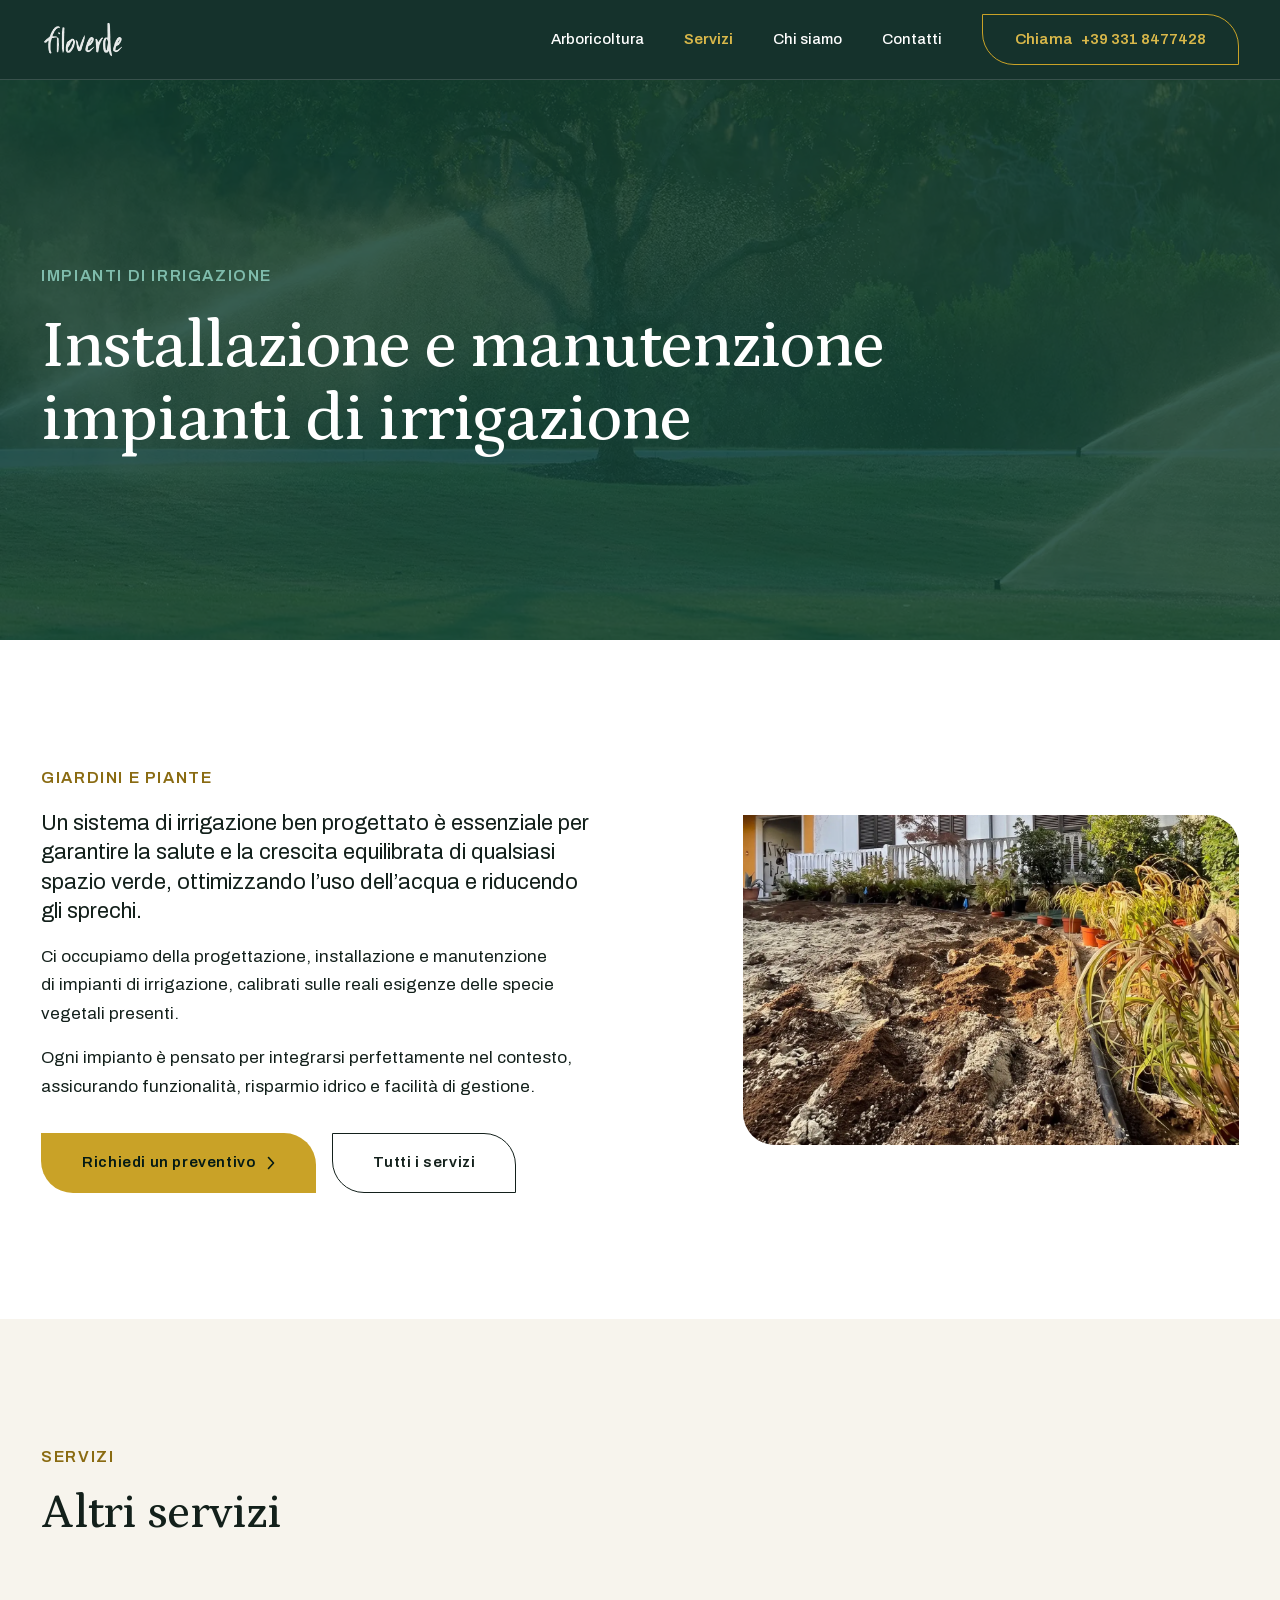
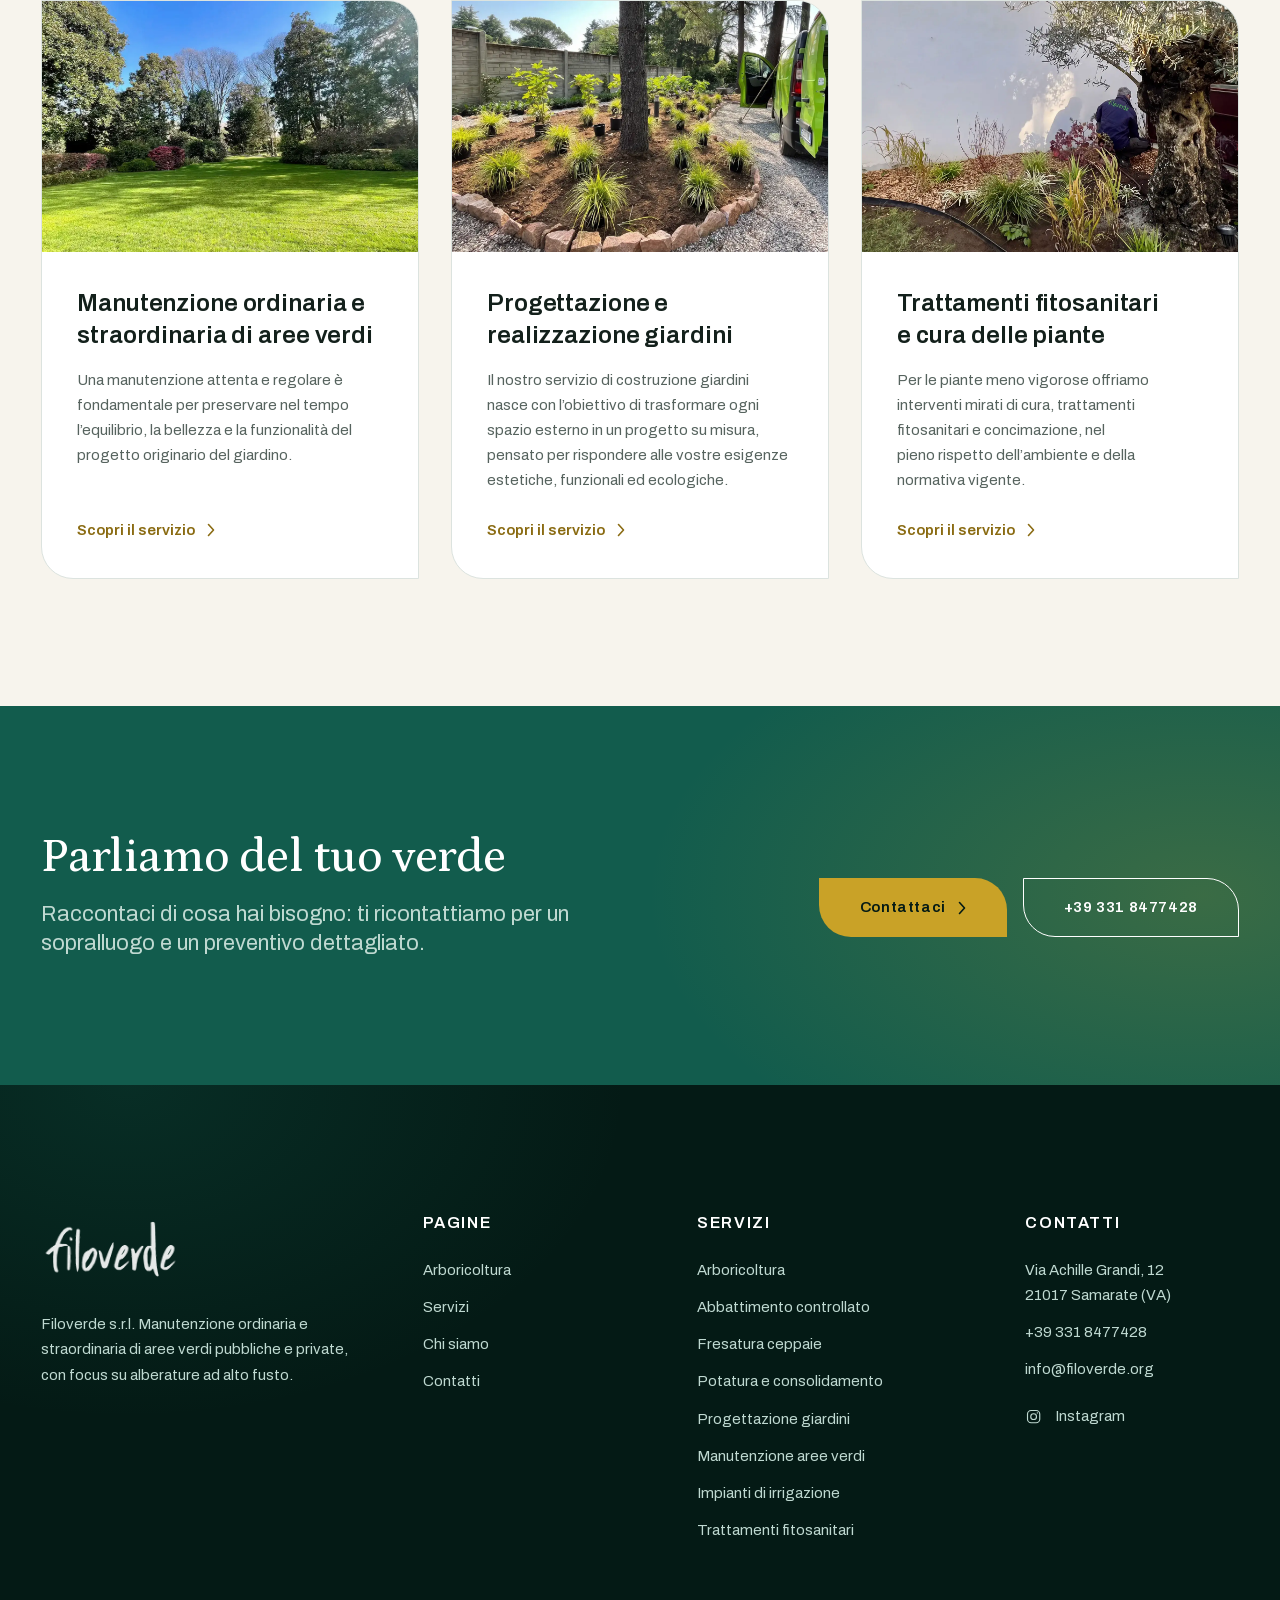
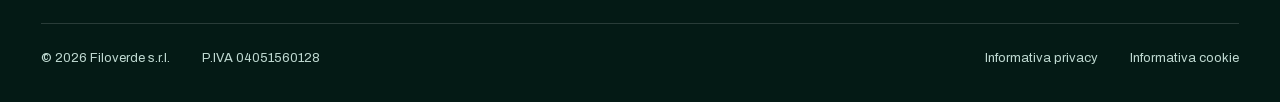
<file: mockup/impianti-irrigazione.html>
<!doctype html>
<html lang="it">
<head>
<meta charset="utf-8">
<meta name="viewport" content="width=device-width, initial-scale=1, viewport-fit=cover">
<meta name="theme-color" content="#0B3F35">
<link rel="icon" type="image/png" sizes="48x48" href="assets/favicon/favicon48.png">
<link rel="icon" type="image/png" sizes="32x32" href="assets/favicon/favicon32.png">
<link rel="icon" type="image/png" sizes="16x16" href="assets/favicon/favicon16.png">
<link rel="icon" type="image/png" sizes="192x192" href="assets/favicon/favicon192.png">
<link rel="apple-touch-icon" href="assets/favicon/appletouchicon.png">
<title>Installazione e manutenzione impianti di irrigazione | Filoverde Srl</title>
<meta name="description" content="Un sistema di irrigazione ben progettato è essenziale per garantire la salute e la crescita equilibrata di qualsiasi spazio verde, ottimizzando l’uso dell’ac…">
<link rel="preload" href="assets/fonts/archivo-normal-latin.woff2" as="font" type="font/woff2" crossorigin>
<link rel="stylesheet" href="assets/css/fonts.css">
<link rel="stylesheet" href="assets/css/style.css">
</head>
<body>
<a class="salta-al-contenuto" href="#contenuto">Salta al contenuto</a>

<header class="testata">
  <div class="contenitore testata__riga">
    <a class="testata__logo" href="index.html" aria-label="Filoverde, torna alla home">
      <img src="assets/images/logo/logofiloverdebianco.webp" width="604" height="330" alt="Filoverde">
    </a>
    <button class="menu-toggle" type="button" aria-expanded="false" aria-controls="nav-principale" aria-label="Apri il menu"><svg class="menu-icona" viewBox="0 0 28 28" aria-hidden="true" focusable="false"><path class="menu-icona__alto" d="M5 8h18"/><path class="menu-icona__medio" d="M5 14h18"/><path class="menu-icona__basso" d="M5 20h18"/></svg></button>
    <nav class="testata__nav" id="nav-principale" aria-label="Navigazione principale">
      <ul>
        <li><a href="tree-climbing.html">Arboricoltura</a></li>
        <li><a href="servizi.html" aria-current="true">Servizi</a></li>
        <li><a href="chi-siamo.html">Chi siamo</a></li>
        <li><a href="contatti.html">Contatti</a></li>
        <li><a class="testata__tel" href="tel:+393318477428"><span class="etichetta-tel">Chiama</span> +39 331 8477428</a></li>
      </ul>
    </nav>
  </div>
</header>

<main id="contenuto">
  <section class="pagina-testata" style="position:relative;isolation:isolate;overflow:hidden">
    <img src="assets/images/foto/irrigazione_hero.webp" width="1500" height="1000" alt="" aria-hidden="true" style="position:absolute;inset:0;width:100%;height:100%;object-fit:cover;z-index:-2">
    <div aria-hidden="true" style="position:absolute;inset:0;z-index:-1;background:var(--verde-800);opacity:.82"></div>
    <div class="contenitore" data-reveal>
      <nav class="briciole" aria-label="Percorso">Impianti di irrigazione</nav>
      <h1>Installazione e manutenzione impianti di irrigazione</h1>
    </div>
  </section>

  <section class="sezione">
    <div class="contenitore duecolonne">
      <div class="servizio__testo" data-reveal>
        <p class="etichetta">Giardini e piante</p>
        <p class="apertura">Un sistema di irrigazione ben progettato è essenziale per garantire la salute e la crescita equilibrata di qualsiasi spazio verde, ottimizzando l’uso dell’acqua e riducendo gli sprechi.</p>
        <p>Ci occupiamo della progettazione, installazione e manutenzione di impianti di irrigazione, calibrati sulle reali esigenze delle specie vegetali presenti.</p>
        <p>Ogni impianto è pensato per integrarsi perfettamente nel contesto, assicurando funzionalità, risparmio idrico e facilità di gestione.</p>
        <div class="azioni">
          <a class="btn btn--primario" href="contatti.html">Richiedi un preventivo <svg class="freccia" viewBox="0 0 8 14" aria-hidden="true" focusable="false"><path d="M1.5 1.5 6.5 7l-5 5.5"/></svg></a>
          <a class="btn btn--fantasma" href="servizi.html">Tutti i servizi</a>
        </div>
      </div>
      <div class="ritratto ritratto--paesaggio" data-reveal><img src="assets/images/foto/irrigazione_posa_tubo.webp" width="1440" height="960" alt="Tubo dell'impianto di irrigazione posato lungo un'aiuola in preparazione" loading="lazy" style="aspect-ratio:3/2"></div>
    </div>
  </section>

  <section class="sezione sezione--chiara">
    <div class="contenitore">
      <div class="intro" data-reveal>
        <p class="etichetta">Servizi</p>
        <h2>Altri servizi</h2>
      </div>
      <div class="griglia scaglionato">
        <article class="scheda">
          <div class="scheda__media"><img src="assets/images/foto/manutenzione_areeverdi_hero.webp" width="1400" height="933" alt="Ampio prato curato tra alberature mature e arbusti fioriti" loading="lazy"></div>
          <div class="scheda__corpo">
            <h3><a class="scheda__titolo" href="manutenzione-aree-verdi.html">Manutenzione ordinaria e straordinaria di aree verdi</a></h3>
            <p>Una manutenzione attenta e regolare è fondamentale per preservare nel tempo l’equilibrio, la bellezza e la funzionalità del progetto originario del giardino.</p>
            <span class="scheda__vai" aria-hidden="true">Scopri il servizio <svg class="freccia" viewBox="0 0 8 14" aria-hidden="true" focusable="false"><path d="M1.5 1.5 6.5 7l-5 5.5"/></svg></span>
          </div>
        </article>
        <article class="scheda">
          <div class="scheda__media"><img src="assets/images/foto/progettazione_giardini_hero.webp" width="1400" height="933" alt="Aiuola appena realizzata con graminacee e bordura in pietra attorno a un pino" loading="lazy"></div>
          <div class="scheda__corpo">
            <h3><a class="scheda__titolo" href="progettazione-giardini.html">Progettazione e realizzazione giardini</a></h3>
            <p>Il nostro servizio di costruzione giardini nasce con l’obiettivo di trasformare ogni spazio esterno in un progetto su misura, pensato per rispondere alle vostre esigenze estetiche, funzionali ed ecologiche.</p>
            <span class="scheda__vai" aria-hidden="true">Scopri il servizio <svg class="freccia" viewBox="0 0 8 14" aria-hidden="true" focusable="false"><path d="M1.5 1.5 6.5 7l-5 5.5"/></svg></span>
          </div>
        </article>
        <article class="scheda">
          <div class="scheda__media"><img src="assets/images/foto/trattamentifitosanitari.webp" width="1500" height="1000" alt="Olivo e aiuola mediterranea a ridosso di un muro bianco" loading="lazy"></div>
          <div class="scheda__corpo">
            <h3><a class="scheda__titolo" href="trattamenti-fitosanitari.html">Trattamenti fitosanitari e cura delle piante</a></h3>
            <p>Per le piante meno vigorose offriamo interventi mirati di cura, trattamenti fitosanitari e concimazione, nel pieno rispetto dell’ambiente e della normativa vigente.</p>
            <span class="scheda__vai" aria-hidden="true">Scopri il servizio <svg class="freccia" viewBox="0 0 8 14" aria-hidden="true" focusable="false"><path d="M1.5 1.5 6.5 7l-5 5.5"/></svg></span>
          </div>
        </article>
      </div>
    </div>
  </section>

  <section class="fascia-cta">
    <div class="contenitore">
      <div>
        <h2>Parliamo del tuo verde</h2>
        <p>Raccontaci di cosa hai bisogno: ti ricontattiamo per un sopralluogo e un preventivo dettagliato.</p>
      </div>
      <div class="fascia-cta__azioni azioni">
        <a class="btn btn--primario" href="contatti.html">Contattaci <svg class="freccia" viewBox="0 0 8 14" aria-hidden="true" focusable="false"><path d="M1.5 1.5 6.5 7l-5 5.5"/></svg></a>
        <a class="btn btn--fantasma" href="tel:+393318477428">+39 331 8477428</a>
      </div>
    </div>
  </section>

</main>

<footer class="pie">
  <div class="contenitore">
    <div class="pie__griglia">
      <div>
        <img class="pie__logo" src="assets/images/logo/logofiloverdebianco.webp" width="604" height="330" alt="Filoverde" loading="lazy">
        <p>Filoverde s.r.l. Manutenzione ordinaria e straordinaria di aree verdi pubbliche e private, con focus su alberature ad alto fusto.</p>
      </div>
      <div>
        <h3>Pagine</h3>
        <ul>
          <li><a href="tree-climbing.html">Arboricoltura</a></li>
          <li><a href="servizi.html">Servizi</a></li>
          <li><a href="chi-siamo.html">Chi siamo</a></li>
          <li><a href="contatti.html">Contatti</a></li>
        </ul>
      </div>
      <div>
        <h3>Servizi</h3>
        <ul class="pie__servizi">
          <li><a href="tree-climbing.html">Arboricoltura</a></li>
          <li><a href="abbattimento-controllato.html">Abbattimento controllato</a></li>
          <li><a href="fresatura-ceppaie.html">Fresatura ceppaie</a></li>
          <li><a href="potatura-consolidamento.html">Potatura e consolidamento</a></li>
          <li><a href="progettazione-giardini.html">Progettazione giardini</a></li>
          <li><a href="manutenzione-aree-verdi.html">Manutenzione aree verdi</a></li>
          <li><a href="impianti-irrigazione.html">Impianti di irrigazione</a></li>
          <li><a href="trattamenti-fitosanitari.html">Trattamenti fitosanitari</a></li>
        </ul>
      </div>
      <div>
        <h3>Contatti</h3>
        <ul>
          <li><a href="https://www.google.it/maps/place/Via+Achille+Grandi,+12,+21017+Samarate+VA/@45.6338432,8.7834345,17z/data=!3m1!4b1!4m6!3m5!1s0x47868a1aed6e4475:0x89fbb16073cb19a6!8m2!3d45.6338432!4d8.7860094!16s%2Fg%2F11c196dpxr?entry=ttu&amp;g_ep=EgoyMDI2MTAwNy4wIKXMDSoASAFQAw%3D%3D" target="_blank" rel="noopener noreferrer">Via Achille Grandi, 12<br>21017 Samarate (VA)<span class="sr-only"> (apre Google Maps in una nuova scheda)</span></a></li>
          <li><a href="tel:+393318477428">+39 331 8477428</a></li>
          <li><a href="mailto:info@filoverde.org">info@filoverde.org</a></li>
          <li><a class="social" href="https://www.instagram.com/filoverdesrl/" target="_blank" rel="noopener noreferrer"><svg class="social__icona" viewBox="0 0 24 24" aria-hidden="true" focusable="false"><rect x="3.5" y="3.5" width="17" height="17" rx="5"/><circle cx="12" cy="12" r="4"/><circle class="social__punto" cx="17.2" cy="6.8" r="1"/></svg> Instagram<span class="sr-only"> (si apre in una nuova scheda)</span></a></li>
        </ul>
      </div>
    </div>
    <div class="pie__legale">
      <span>&copy; 2026 Filoverde s.r.l.</span>
      <span>P.IVA 04051560128</span>
      <ul class="pie__link"><li><a href="https://www.filoverde.org/informativa-sulla-privacy" target="_blank" rel="noopener noreferrer">Informativa privacy</a></li><li><a href="https://www.filoverde.org/informativa-sui-cookie" target="_blank" rel="noopener noreferrer">Informativa cookie</a></li></ul>
    </div>
  </div>
</footer>

<script src="assets/js/nav.js"></script>
</body>
</html>
</file>
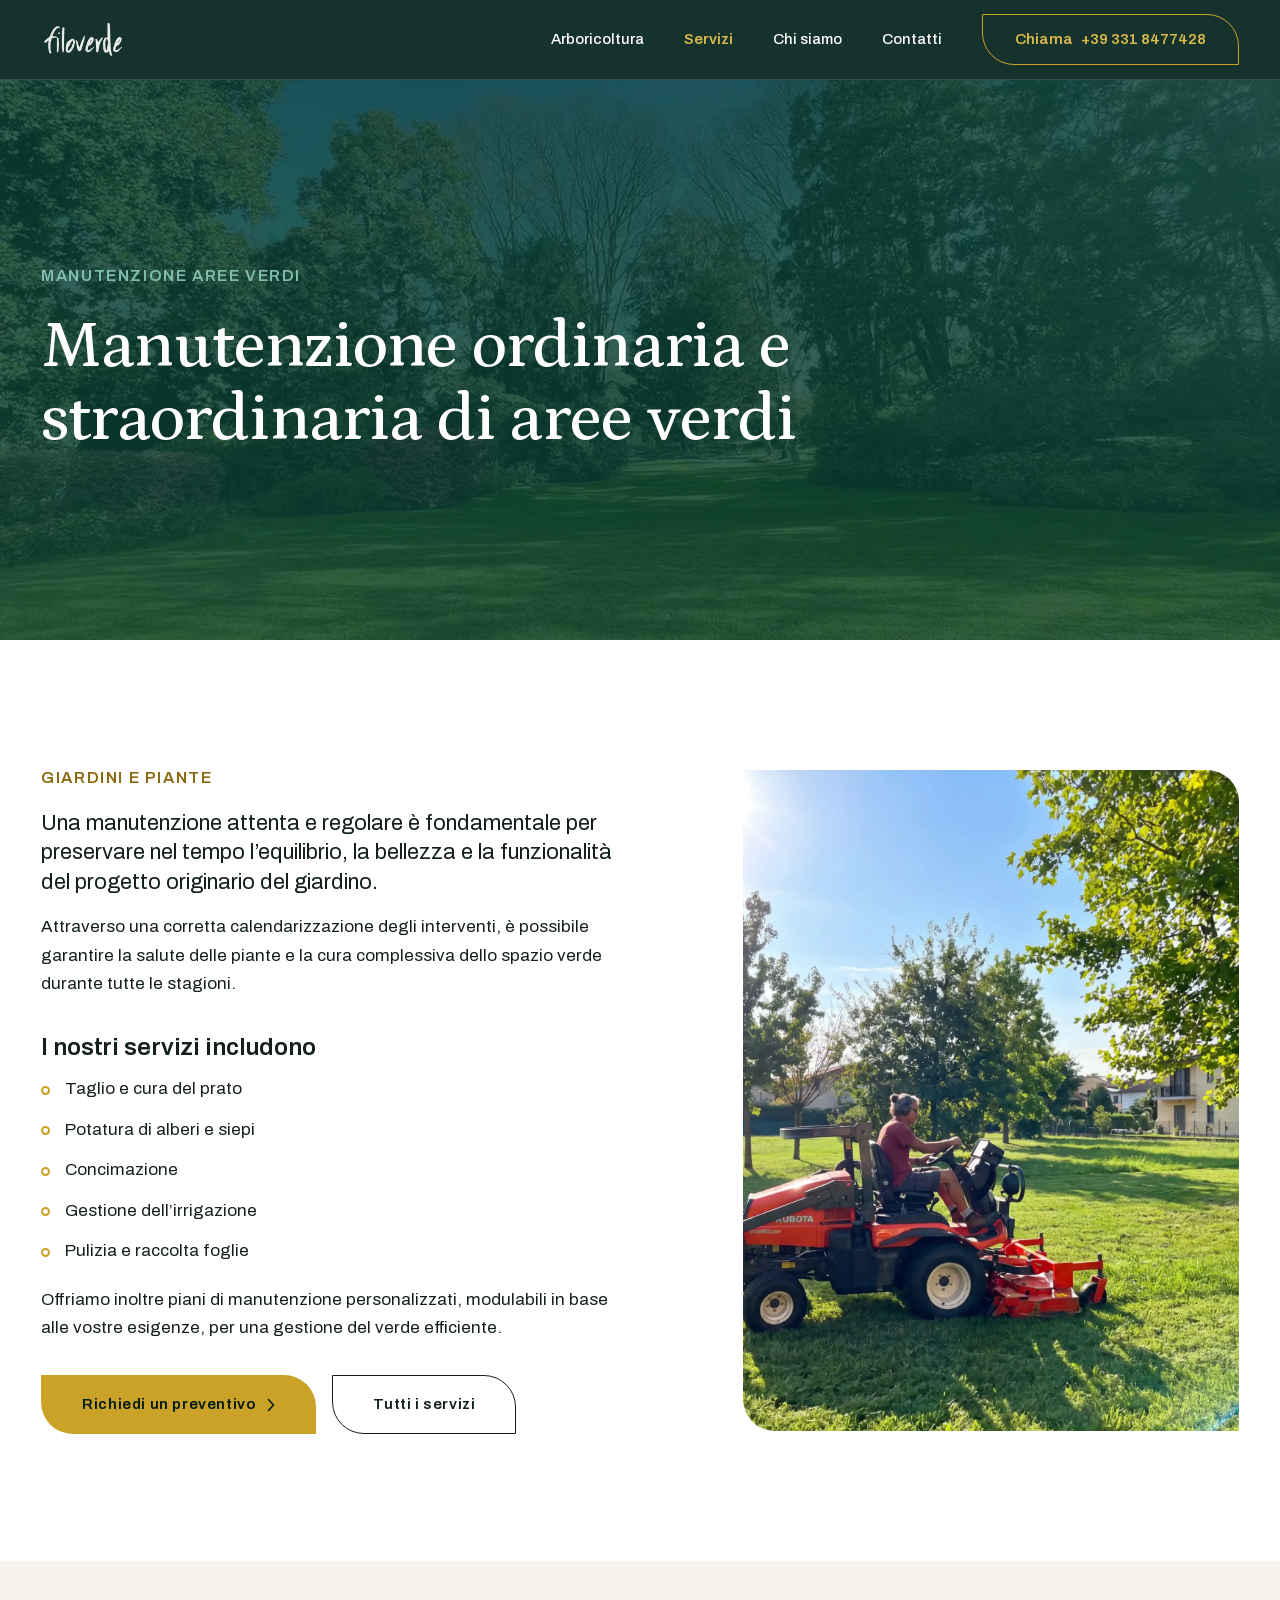
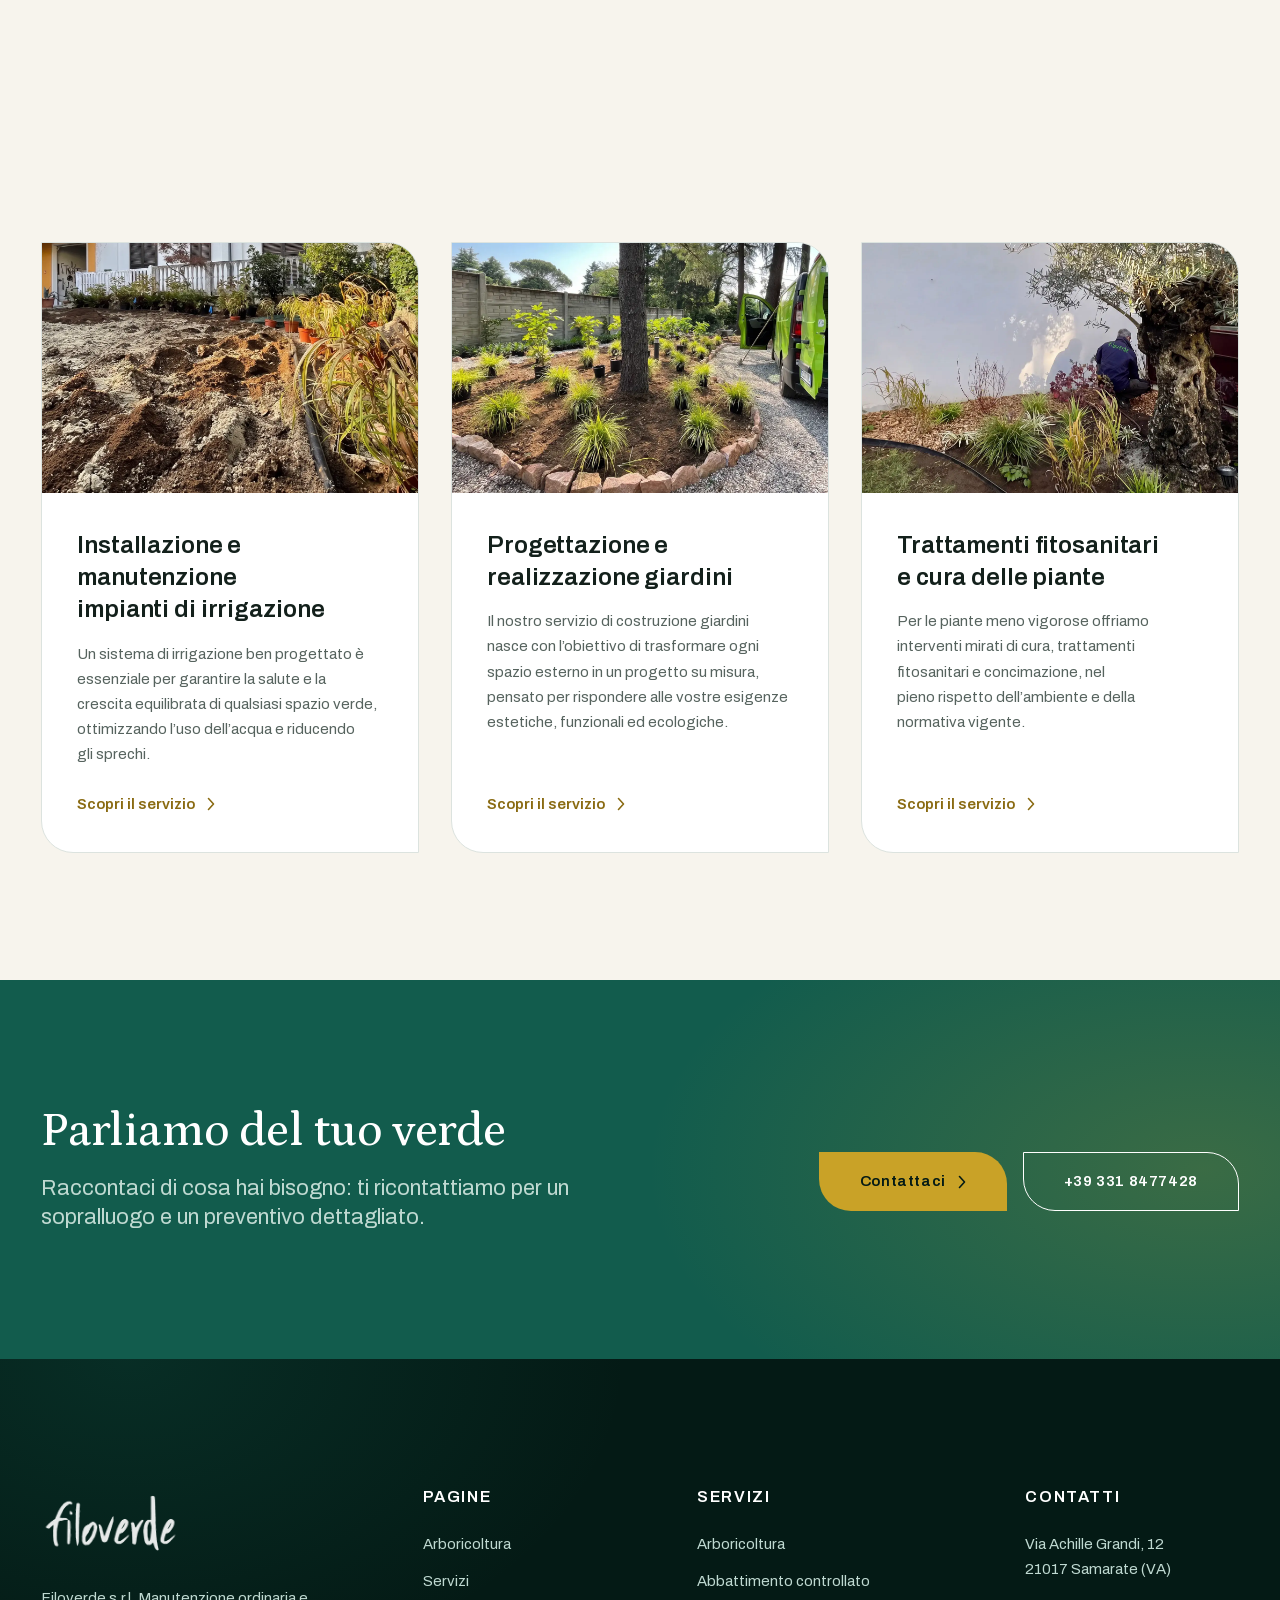
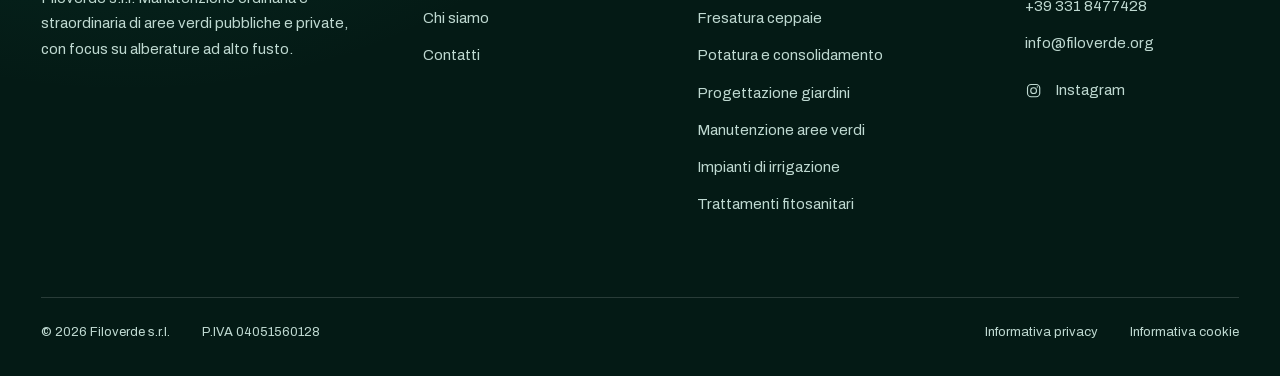
<file: mockup/manutenzione-aree-verdi.html>
<!doctype html>
<html lang="it">
<head>
<meta charset="utf-8">
<meta name="viewport" content="width=device-width, initial-scale=1, viewport-fit=cover">
<meta name="theme-color" content="#0B3F35">
<link rel="icon" type="image/png" sizes="48x48" href="assets/favicon/favicon48.png">
<link rel="icon" type="image/png" sizes="32x32" href="assets/favicon/favicon32.png">
<link rel="icon" type="image/png" sizes="16x16" href="assets/favicon/favicon16.png">
<link rel="icon" type="image/png" sizes="192x192" href="assets/favicon/favicon192.png">
<link rel="apple-touch-icon" href="assets/favicon/appletouchicon.png">
<title>Manutenzione ordinaria e straordinaria di aree verdi | Filoverde Srl</title>
<meta name="description" content="Una manutenzione attenta e regolare è fondamentale per preservare nel tempo l’equilibrio, la bellezza e la funzionalità del progetto originario del giardino.">
<link rel="preload" href="assets/fonts/archivo-normal-latin.woff2" as="font" type="font/woff2" crossorigin>
<link rel="stylesheet" href="assets/css/fonts.css">
<link rel="stylesheet" href="assets/css/style.css">
</head>
<body>
<a class="salta-al-contenuto" href="#contenuto">Salta al contenuto</a>

<header class="testata">
  <div class="contenitore testata__riga">
    <a class="testata__logo" href="index.html" aria-label="Filoverde, torna alla home">
      <img src="assets/images/logo/logofiloverdebianco.webp" width="604" height="330" alt="Filoverde">
    </a>
    <button class="menu-toggle" type="button" aria-expanded="false" aria-controls="nav-principale" aria-label="Apri il menu"><svg class="menu-icona" viewBox="0 0 28 28" aria-hidden="true" focusable="false"><path class="menu-icona__alto" d="M5 8h18"/><path class="menu-icona__medio" d="M5 14h18"/><path class="menu-icona__basso" d="M5 20h18"/></svg></button>
    <nav class="testata__nav" id="nav-principale" aria-label="Navigazione principale">
      <ul>
        <li><a href="tree-climbing.html">Arboricoltura</a></li>
        <li><a href="servizi.html" aria-current="true">Servizi</a></li>
        <li><a href="chi-siamo.html">Chi siamo</a></li>
        <li><a href="contatti.html">Contatti</a></li>
        <li><a class="testata__tel" href="tel:+393318477428"><span class="etichetta-tel">Chiama</span> +39 331 8477428</a></li>
      </ul>
    </nav>
  </div>
</header>

<main id="contenuto">
  <section class="pagina-testata" style="position:relative;isolation:isolate;overflow:hidden">
    <img src="assets/images/foto/manutenzione_areeverdi_hero.webp" width="1400" height="933" alt="" aria-hidden="true" style="position:absolute;inset:0;width:100%;height:100%;object-fit:cover;z-index:-2">
    <div aria-hidden="true" style="position:absolute;inset:0;z-index:-1;background:var(--verde-800);opacity:.82"></div>
    <div class="contenitore" data-reveal>
      <nav class="briciole" aria-label="Percorso">Manutenzione aree verdi</nav>
      <h1>Manutenzione ordinaria e straordinaria di aree verdi</h1>
    </div>
  </section>

  <section class="sezione">
    <div class="contenitore duecolonne">
      <div class="servizio__testo" data-reveal>
        <p class="etichetta">Giardini e piante</p>
        <p class="apertura">Una manutenzione attenta e regolare è fondamentale per preservare nel tempo l’equilibrio, la bellezza e la funzionalità del progetto originario del giardino.</p>
        <p>Attraverso una corretta calendarizzazione degli interventi, è possibile garantire la salute delle piante e la cura complessiva dello spazio verde durante tutte le stagioni.</p>
        <h2>I nostri servizi includono</h2>
        <ul class="elenco">
          <li>Taglio e cura del prato</li>
          <li>Potatura di alberi e siepi</li>
          <li>Concimazione</li>
          <li>Gestione dell’irrigazione</li>
          <li>Pulizia e raccolta foglie</li>
        </ul>
        <p>Offriamo inoltre piani di manutenzione personalizzati, modulabili in base alle vostre esigenze, per una gestione del verde efficiente.</p>
        <div class="azioni">
          <a class="btn btn--primario" href="contatti.html">Richiedi un preventivo <svg class="freccia" viewBox="0 0 8 14" aria-hidden="true" focusable="false"><path d="M1.5 1.5 6.5 7l-5 5.5"/></svg></a>
          <a class="btn btn--fantasma" href="servizi.html">Tutti i servizi</a>
        </div>
      </div>
      <div class="ritratto" data-reveal><img src="assets/images/foto/manutenzione_areeverdi_int.webp" width="1350" height="1800" alt="Operatore Filoverde al lavoro con il trattorino rasaerba su un ampio prato alberato" loading="lazy" style="aspect-ratio:3/4"></div>
    </div>
  </section>

  <section class="sezione sezione--chiara">
    <div class="contenitore">
      <div class="intro" data-reveal>
        <p class="etichetta">Servizi</p>
        <h2>Altri servizi</h2>
      </div>
      <div class="griglia scaglionato">
        <article class="scheda">
          <div class="scheda__media"><img src="assets/images/foto/irrigazione.webp" width="1400" height="933" alt="Tubo dell'impianto di irrigazione posato lungo un'aiuola in preparazione" loading="lazy"></div>
          <div class="scheda__corpo">
            <h3><a class="scheda__titolo" href="impianti-irrigazione.html">Installazione e manutenzione impianti di irrigazione</a></h3>
            <p>Un sistema di irrigazione ben progettato è essenziale per garantire la salute e la crescita equilibrata di qualsiasi spazio verde, ottimizzando l’uso dell’acqua e riducendo gli sprechi.</p>
            <span class="scheda__vai" aria-hidden="true">Scopri il servizio <svg class="freccia" viewBox="0 0 8 14" aria-hidden="true" focusable="false"><path d="M1.5 1.5 6.5 7l-5 5.5"/></svg></span>
          </div>
        </article>
        <article class="scheda">
          <div class="scheda__media"><img src="assets/images/foto/progettazione_giardini_hero.webp" width="1400" height="933" alt="Aiuola appena realizzata con graminacee e bordura in pietra attorno a un pino" loading="lazy"></div>
          <div class="scheda__corpo">
            <h3><a class="scheda__titolo" href="progettazione-giardini.html">Progettazione e realizzazione giardini</a></h3>
            <p>Il nostro servizio di costruzione giardini nasce con l’obiettivo di trasformare ogni spazio esterno in un progetto su misura, pensato per rispondere alle vostre esigenze estetiche, funzionali ed ecologiche.</p>
            <span class="scheda__vai" aria-hidden="true">Scopri il servizio <svg class="freccia" viewBox="0 0 8 14" aria-hidden="true" focusable="false"><path d="M1.5 1.5 6.5 7l-5 5.5"/></svg></span>
          </div>
        </article>
        <article class="scheda">
          <div class="scheda__media"><img src="assets/images/foto/trattamentifitosanitari.webp" width="1500" height="1000" alt="Olivo e aiuola mediterranea a ridosso di un muro bianco" loading="lazy"></div>
          <div class="scheda__corpo">
            <h3><a class="scheda__titolo" href="trattamenti-fitosanitari.html">Trattamenti fitosanitari e cura delle piante</a></h3>
            <p>Per le piante meno vigorose offriamo interventi mirati di cura, trattamenti fitosanitari e concimazione, nel pieno rispetto dell’ambiente e della normativa vigente.</p>
            <span class="scheda__vai" aria-hidden="true">Scopri il servizio <svg class="freccia" viewBox="0 0 8 14" aria-hidden="true" focusable="false"><path d="M1.5 1.5 6.5 7l-5 5.5"/></svg></span>
          </div>
        </article>
      </div>
    </div>
  </section>

  <section class="fascia-cta">
    <div class="contenitore">
      <div>
        <h2>Parliamo del tuo verde</h2>
        <p>Raccontaci di cosa hai bisogno: ti ricontattiamo per un sopralluogo e un preventivo dettagliato.</p>
      </div>
      <div class="fascia-cta__azioni azioni">
        <a class="btn btn--primario" href="contatti.html">Contattaci <svg class="freccia" viewBox="0 0 8 14" aria-hidden="true" focusable="false"><path d="M1.5 1.5 6.5 7l-5 5.5"/></svg></a>
        <a class="btn btn--fantasma" href="tel:+393318477428">+39 331 8477428</a>
      </div>
    </div>
  </section>

</main>

<footer class="pie">
  <div class="contenitore">
    <div class="pie__griglia">
      <div>
        <img class="pie__logo" src="assets/images/logo/logofiloverdebianco.webp" width="604" height="330" alt="Filoverde" loading="lazy">
        <p>Filoverde s.r.l. Manutenzione ordinaria e straordinaria di aree verdi pubbliche e private, con focus su alberature ad alto fusto.</p>
      </div>
      <div>
        <h3>Pagine</h3>
        <ul>
          <li><a href="tree-climbing.html">Arboricoltura</a></li>
          <li><a href="servizi.html">Servizi</a></li>
          <li><a href="chi-siamo.html">Chi siamo</a></li>
          <li><a href="contatti.html">Contatti</a></li>
        </ul>
      </div>
      <div>
        <h3>Servizi</h3>
        <ul class="pie__servizi">
          <li><a href="tree-climbing.html">Arboricoltura</a></li>
          <li><a href="abbattimento-controllato.html">Abbattimento controllato</a></li>
          <li><a href="fresatura-ceppaie.html">Fresatura ceppaie</a></li>
          <li><a href="potatura-consolidamento.html">Potatura e consolidamento</a></li>
          <li><a href="progettazione-giardini.html">Progettazione giardini</a></li>
          <li><a href="manutenzione-aree-verdi.html">Manutenzione aree verdi</a></li>
          <li><a href="impianti-irrigazione.html">Impianti di irrigazione</a></li>
          <li><a href="trattamenti-fitosanitari.html">Trattamenti fitosanitari</a></li>
        </ul>
      </div>
      <div>
        <h3>Contatti</h3>
        <ul>
          <li><a href="https://www.google.it/maps/place/Via+Achille+Grandi,+12,+21017+Samarate+VA/@45.6338432,8.7834345,17z/data=!3m1!4b1!4m6!3m5!1s0x47868a1aed6e4475:0x89fbb16073cb19a6!8m2!3d45.6338432!4d8.7860094!16s%2Fg%2F11c196dpxr?entry=ttu&amp;g_ep=EgoyMDI2MTAwNy4wIKXMDSoASAFQAw%3D%3D" target="_blank" rel="noopener noreferrer">Via Achille Grandi, 12<br>21017 Samarate (VA)<span class="sr-only"> (apre Google Maps in una nuova scheda)</span></a></li>
          <li><a href="tel:+393318477428">+39 331 8477428</a></li>
          <li><a href="mailto:info@filoverde.org">info@filoverde.org</a></li>
          <li><a class="social" href="https://www.instagram.com/filoverdesrl/" target="_blank" rel="noopener noreferrer"><svg class="social__icona" viewBox="0 0 24 24" aria-hidden="true" focusable="false"><rect x="3.5" y="3.5" width="17" height="17" rx="5"/><circle cx="12" cy="12" r="4"/><circle class="social__punto" cx="17.2" cy="6.8" r="1"/></svg> Instagram<span class="sr-only"> (si apre in una nuova scheda)</span></a></li>
        </ul>
      </div>
    </div>
    <div class="pie__legale">
      <span>&copy; 2026 Filoverde s.r.l.</span>
      <span>P.IVA 04051560128</span>
      <ul class="pie__link"><li><a href="https://www.filoverde.org/informativa-sulla-privacy" target="_blank" rel="noopener noreferrer">Informativa privacy</a></li><li><a href="https://www.filoverde.org/informativa-sui-cookie" target="_blank" rel="noopener noreferrer">Informativa cookie</a></li></ul>
    </div>
  </div>
</footer>

<script src="assets/js/nav.js"></script>
</body>
</html>
</file>
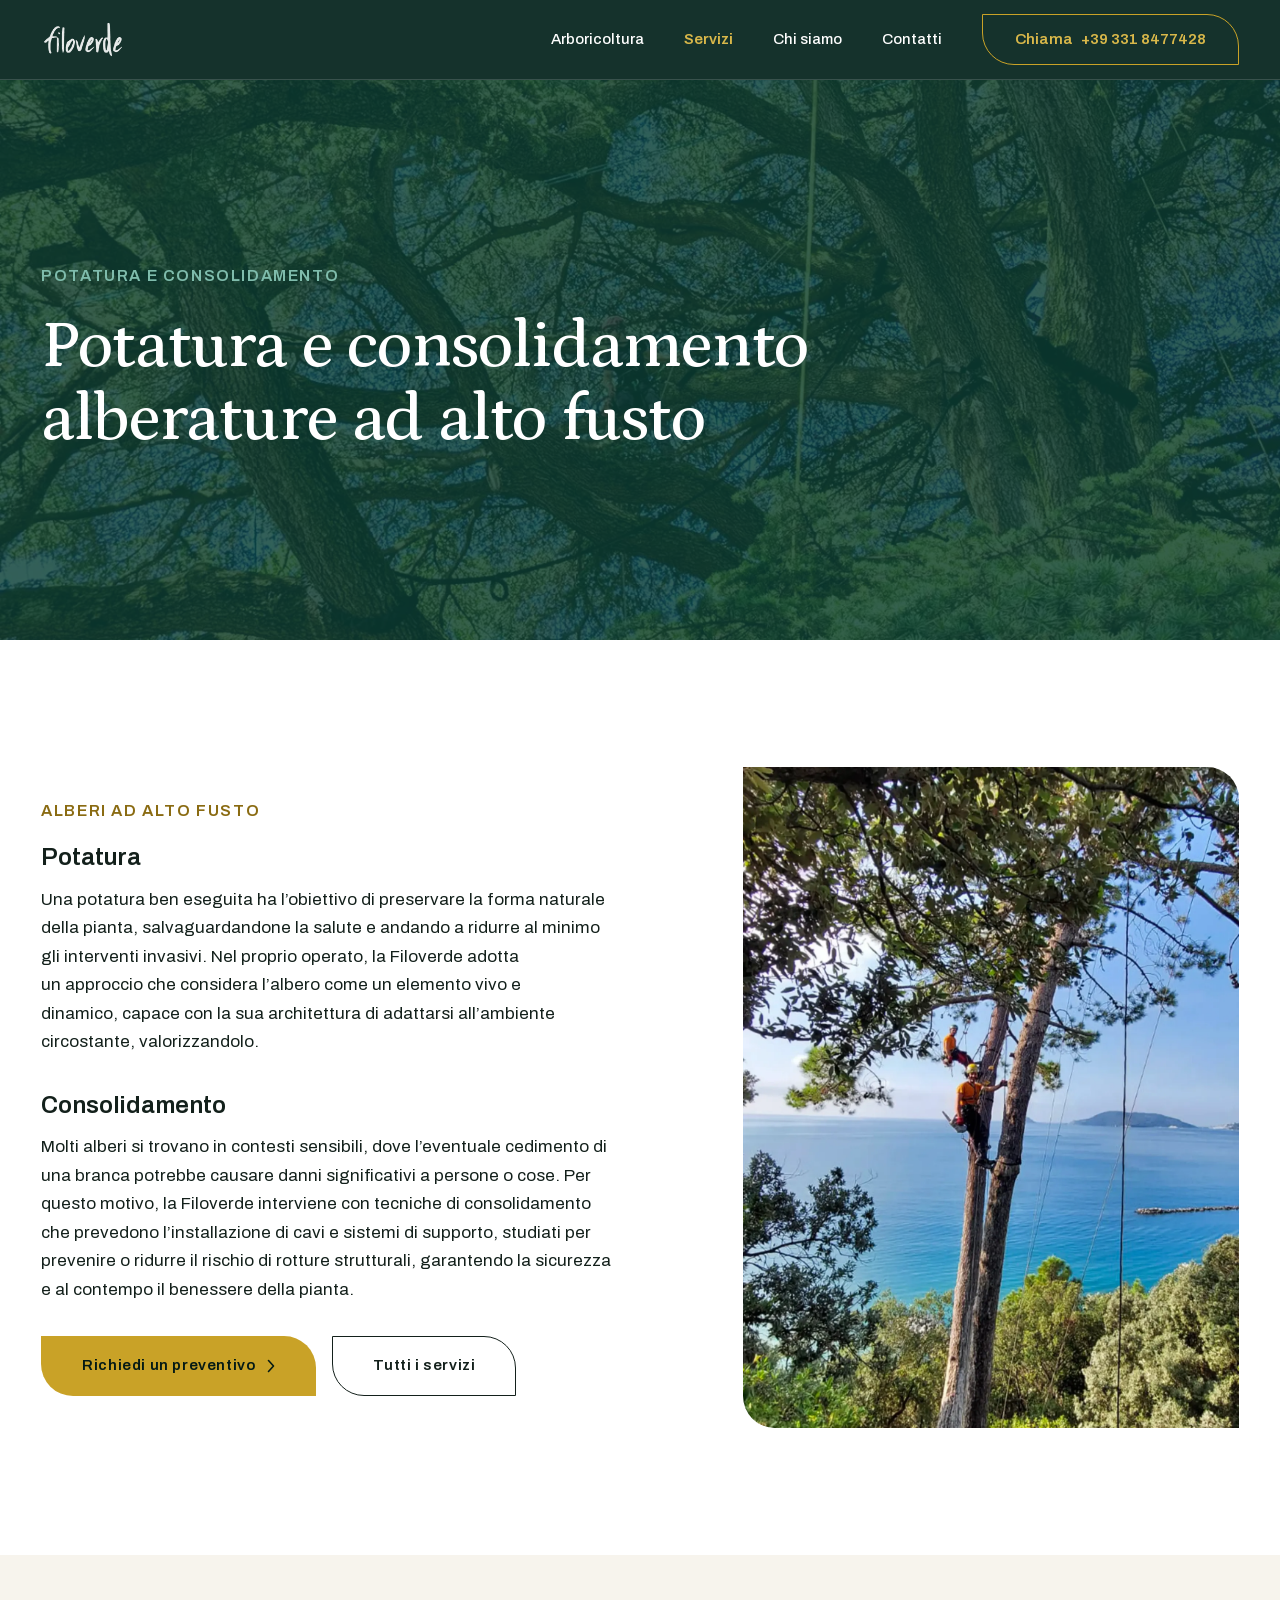
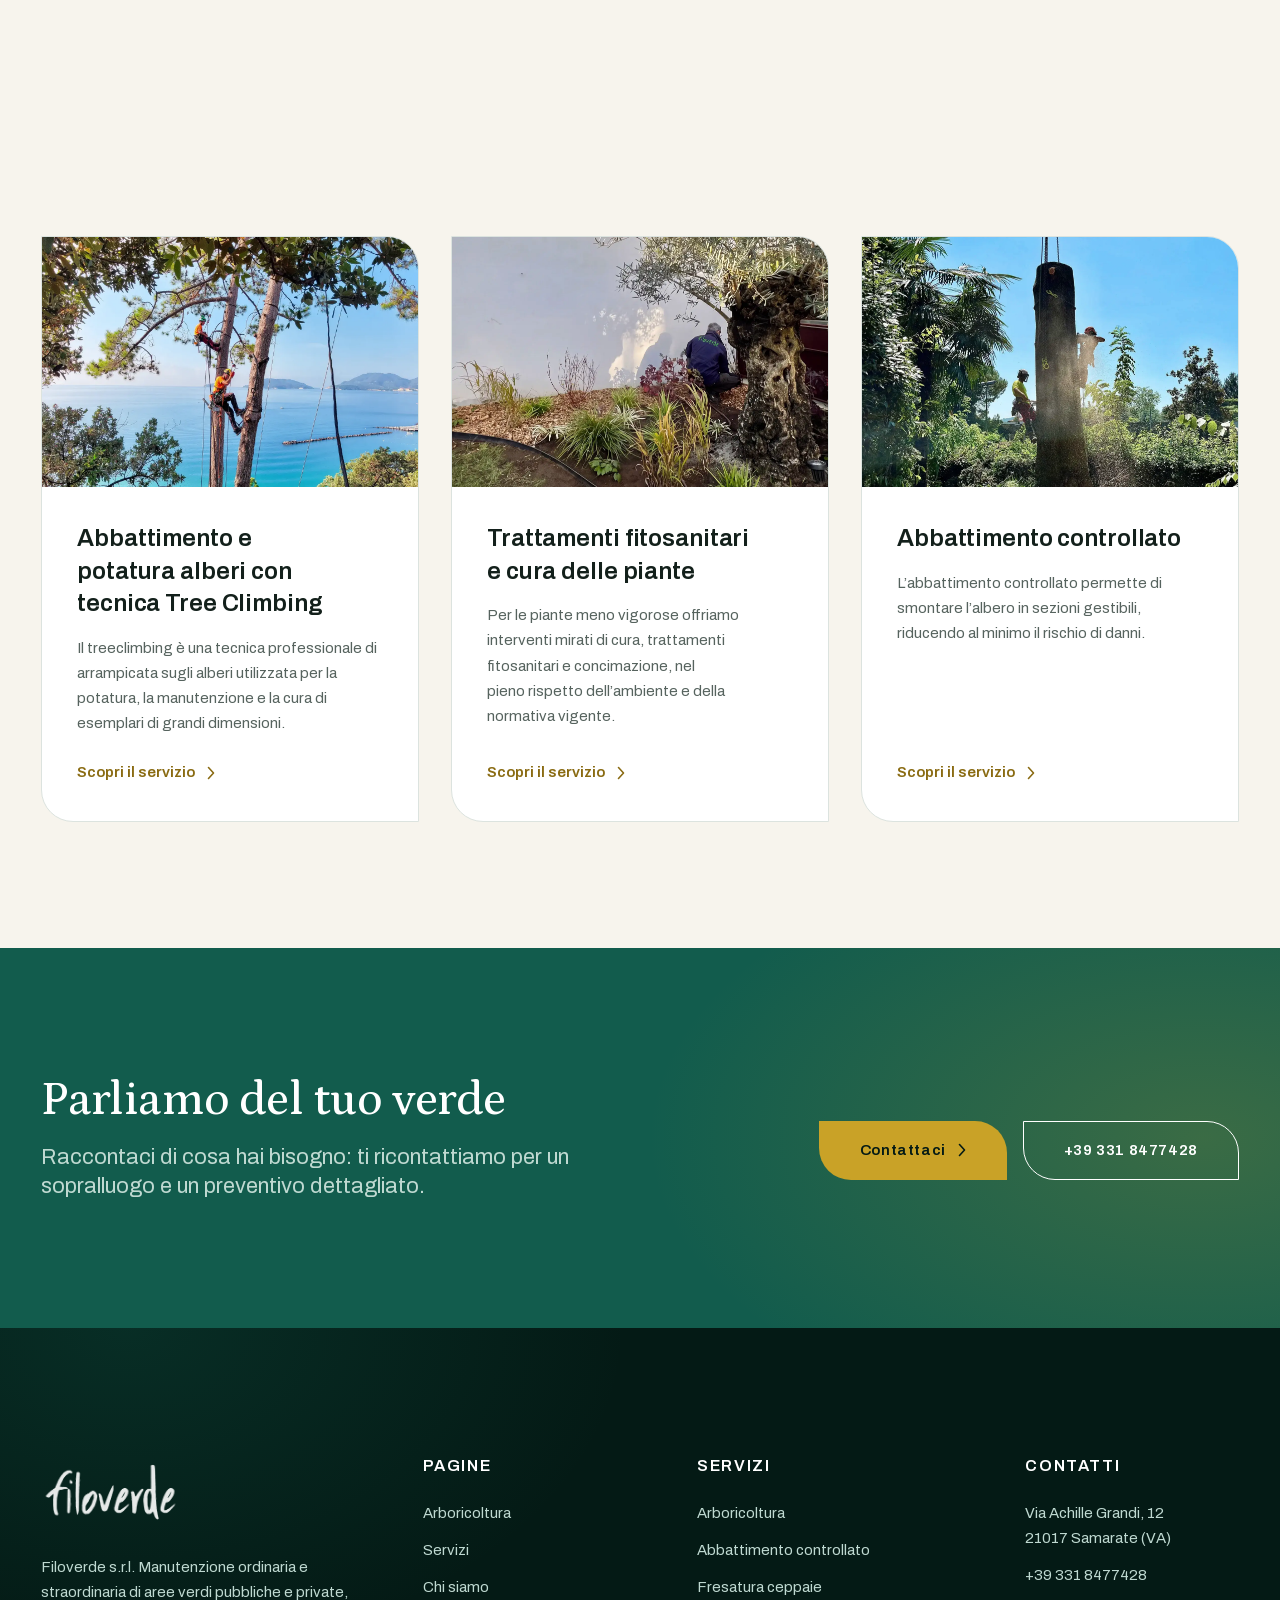
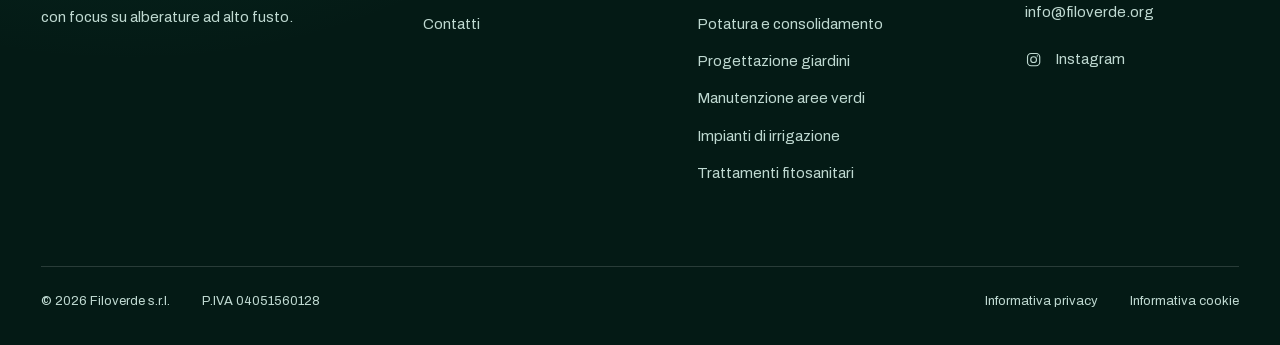
<file: mockup/potatura-consolidamento.html>
<!doctype html>
<html lang="it">
<head>
<meta charset="utf-8">
<meta name="viewport" content="width=device-width, initial-scale=1, viewport-fit=cover">
<meta name="theme-color" content="#0B3F35">
<link rel="icon" type="image/png" sizes="48x48" href="assets/favicon/favicon48.png">
<link rel="icon" type="image/png" sizes="32x32" href="assets/favicon/favicon32.png">
<link rel="icon" type="image/png" sizes="16x16" href="assets/favicon/favicon16.png">
<link rel="icon" type="image/png" sizes="192x192" href="assets/favicon/favicon192.png">
<link rel="apple-touch-icon" href="assets/favicon/appletouchicon.png">
<title>Potatura e consolidamento alberature ad alto fusto | Filoverde Srl</title>
<meta name="description" content="Una potatura ben eseguita ha l’obiettivo di preservare la forma naturale della pianta, salvaguardandone la salute e andando a ridurre al minimo gli intervent…">
<link rel="preload" href="assets/fonts/archivo-normal-latin.woff2" as="font" type="font/woff2" crossorigin>
<link rel="stylesheet" href="assets/css/fonts.css">
<link rel="stylesheet" href="assets/css/style.css">
</head>
<body>
<a class="salta-al-contenuto" href="#contenuto">Salta al contenuto</a>

<header class="testata">
  <div class="contenitore testata__riga">
    <a class="testata__logo" href="index.html" aria-label="Filoverde, torna alla home">
      <img src="assets/images/logo/logofiloverdebianco.webp" width="604" height="330" alt="Filoverde">
    </a>
    <button class="menu-toggle" type="button" aria-expanded="false" aria-controls="nav-principale" aria-label="Apri il menu"><svg class="menu-icona" viewBox="0 0 28 28" aria-hidden="true" focusable="false"><path class="menu-icona__alto" d="M5 8h18"/><path class="menu-icona__medio" d="M5 14h18"/><path class="menu-icona__basso" d="M5 20h18"/></svg></button>
    <nav class="testata__nav" id="nav-principale" aria-label="Navigazione principale">
      <ul>
        <li><a href="tree-climbing.html">Arboricoltura</a></li>
        <li><a href="servizi.html" aria-current="true">Servizi</a></li>
        <li><a href="chi-siamo.html">Chi siamo</a></li>
        <li><a href="contatti.html">Contatti</a></li>
        <li><a class="testata__tel" href="tel:+393318477428"><span class="etichetta-tel">Chiama</span> +39 331 8477428</a></li>
      </ul>
    </nav>
  </div>
</header>

<main id="contenuto">
  <section class="pagina-testata" style="position:relative;isolation:isolate;overflow:hidden">
    <img src="assets/images/foto/potatura_consolidamento_altofusto.webp" width="1400" height="933" alt="" aria-hidden="true" style="position:absolute;inset:0;width:100%;height:100%;object-fit:cover;z-index:-2">
    <div aria-hidden="true" style="position:absolute;inset:0;z-index:-1;background:var(--verde-800);opacity:.82"></div>
    <div class="contenitore" data-reveal>
      <nav class="briciole" aria-label="Percorso">Potatura e consolidamento</nav>
      <h1>Potatura e consolidamento alberature ad alto fusto</h1>
    </div>
  </section>

  <section class="sezione">
    <div class="contenitore duecolonne">
      <div class="servizio__testo" data-reveal>
        <p class="etichetta">Alberi ad alto fusto</p>
        <h2>Potatura</h2>
        <p>Una potatura ben eseguita ha l’obiettivo di preservare la forma naturale della pianta, salvaguardandone la salute e andando a ridurre al minimo gli interventi invasivi. Nel proprio operato, la Filoverde adotta un approccio che considera l’albero come un elemento vivo e dinamico, capace con la sua architettura di adattarsi all’ambiente circostante, valorizzandolo.</p>
        <h2>Consolidamento</h2>
        <p>Molti alberi si trovano in contesti sensibili, dove l’eventuale cedimento di una branca potrebbe causare danni significativi a persone o cose. Per questo motivo, la Filoverde interviene con tecniche di consolidamento che prevedono l’installazione di cavi e sistemi di supporto, studiati per prevenire o ridurre il rischio di rotture strutturali, garantendo la sicurezza e al contempo il benessere della pianta.</p>
        <div class="azioni">
          <a class="btn btn--primario" href="contatti.html">Richiedi un preventivo <svg class="freccia" viewBox="0 0 8 14" aria-hidden="true" focusable="false"><path d="M1.5 1.5 6.5 7l-5 5.5"/></svg></a>
          <a class="btn btn--fantasma" href="servizi.html">Tutti i servizi</a>
        </div>
      </div>
      <div class="ritratto" data-reveal><img src="assets/images/foto/potatura_consolidamento_int.webp" width="1350" height="1800" alt="Due arboricoltori in tree climbing su un pino ad alto fusto affacciato sul mare" loading="lazy" style="aspect-ratio:3/4"></div>
    </div>
  </section>

  <section class="sezione sezione--chiara">
    <div class="contenitore">
      <div class="intro" data-reveal>
        <p class="etichetta">Servizi</p>
        <h2>Altri servizi</h2>
      </div>
      <div class="griglia scaglionato">
        <article class="scheda">
          <div class="scheda__media"><img src="assets/images/foto/treeclimbing_hero_mare.webp" width="1400" height="900" alt="Arboricoltore in tree climbing sulla chioma di un pino, con il mare sullo sfondo" loading="lazy"></div>
          <div class="scheda__corpo">
            <h3><a class="scheda__titolo" href="tree-climbing.html">Abbattimento e potatura alberi con tecnica Tree Climbing</a></h3>
            <p>Il treeclimbing è una tecnica professionale di arrampicata sugli alberi utilizzata per la potatura, la manutenzione e la cura di esemplari di grandi dimensioni.</p>
            <span class="scheda__vai" aria-hidden="true">Scopri il servizio <svg class="freccia" viewBox="0 0 8 14" aria-hidden="true" focusable="false"><path d="M1.5 1.5 6.5 7l-5 5.5"/></svg></span>
          </div>
        </article>
        <article class="scheda">
          <div class="scheda__media"><img src="assets/images/foto/trattamentifitosanitari.webp" width="1500" height="1000" alt="Olivo e aiuola mediterranea a ridosso di un muro bianco" loading="lazy"></div>
          <div class="scheda__corpo">
            <h3><a class="scheda__titolo" href="trattamenti-fitosanitari.html">Trattamenti fitosanitari e cura delle piante</a></h3>
            <p>Per le piante meno vigorose offriamo interventi mirati di cura, trattamenti fitosanitari e concimazione, nel pieno rispetto dell’ambiente e della normativa vigente.</p>
            <span class="scheda__vai" aria-hidden="true">Scopri il servizio <svg class="freccia" viewBox="0 0 8 14" aria-hidden="true" focusable="false"><path d="M1.5 1.5 6.5 7l-5 5.5"/></svg></span>
          </div>
        </article>
        <article class="scheda">
          <div class="scheda__media"><img src="assets/images/foto/abbattimento_controllato_hero.webp" width="1500" height="1000" alt="Due arboricoltori sezionano il fusto di un grande albero imbragato alla gru" loading="lazy"></div>
          <div class="scheda__corpo">
            <h3><a class="scheda__titolo" href="abbattimento-controllato.html">Abbattimento controllato</a></h3>
            <p>L’abbattimento controllato permette di smontare l’albero in sezioni gestibili, riducendo al minimo il rischio di danni.</p>
            <span class="scheda__vai" aria-hidden="true">Scopri il servizio <svg class="freccia" viewBox="0 0 8 14" aria-hidden="true" focusable="false"><path d="M1.5 1.5 6.5 7l-5 5.5"/></svg></span>
          </div>
        </article>
      </div>
    </div>
  </section>

  <section class="fascia-cta">
    <div class="contenitore">
      <div>
        <h2>Parliamo del tuo verde</h2>
        <p>Raccontaci di cosa hai bisogno: ti ricontattiamo per un sopralluogo e un preventivo dettagliato.</p>
      </div>
      <div class="fascia-cta__azioni azioni">
        <a class="btn btn--primario" href="contatti.html">Contattaci <svg class="freccia" viewBox="0 0 8 14" aria-hidden="true" focusable="false"><path d="M1.5 1.5 6.5 7l-5 5.5"/></svg></a>
        <a class="btn btn--fantasma" href="tel:+393318477428">+39 331 8477428</a>
      </div>
    </div>
  </section>

</main>

<footer class="pie">
  <div class="contenitore">
    <div class="pie__griglia">
      <div>
        <img class="pie__logo" src="assets/images/logo/logofiloverdebianco.webp" width="604" height="330" alt="Filoverde" loading="lazy">
        <p>Filoverde s.r.l. Manutenzione ordinaria e straordinaria di aree verdi pubbliche e private, con focus su alberature ad alto fusto.</p>
      </div>
      <div>
        <h3>Pagine</h3>
        <ul>
          <li><a href="tree-climbing.html">Arboricoltura</a></li>
          <li><a href="servizi.html">Servizi</a></li>
          <li><a href="chi-siamo.html">Chi siamo</a></li>
          <li><a href="contatti.html">Contatti</a></li>
        </ul>
      </div>
      <div>
        <h3>Servizi</h3>
        <ul class="pie__servizi">
          <li><a href="tree-climbing.html">Arboricoltura</a></li>
          <li><a href="abbattimento-controllato.html">Abbattimento controllato</a></li>
          <li><a href="fresatura-ceppaie.html">Fresatura ceppaie</a></li>
          <li><a href="potatura-consolidamento.html">Potatura e consolidamento</a></li>
          <li><a href="progettazione-giardini.html">Progettazione giardini</a></li>
          <li><a href="manutenzione-aree-verdi.html">Manutenzione aree verdi</a></li>
          <li><a href="impianti-irrigazione.html">Impianti di irrigazione</a></li>
          <li><a href="trattamenti-fitosanitari.html">Trattamenti fitosanitari</a></li>
        </ul>
      </div>
      <div>
        <h3>Contatti</h3>
        <ul>
          <li><a href="https://www.google.it/maps/place/Via+Achille+Grandi,+12,+21017+Samarate+VA/@45.6338432,8.7834345,17z/data=!3m1!4b1!4m6!3m5!1s0x47868a1aed6e4475:0x89fbb16073cb19a6!8m2!3d45.6338432!4d8.7860094!16s%2Fg%2F11c196dpxr?entry=ttu&amp;g_ep=EgoyMDI2MTAwNy4wIKXMDSoASAFQAw%3D%3D" target="_blank" rel="noopener noreferrer">Via Achille Grandi, 12<br>21017 Samarate (VA)<span class="sr-only"> (apre Google Maps in una nuova scheda)</span></a></li>
          <li><a href="tel:+393318477428">+39 331 8477428</a></li>
          <li><a href="mailto:info@filoverde.org">info@filoverde.org</a></li>
          <li><a class="social" href="https://www.instagram.com/filoverdesrl/" target="_blank" rel="noopener noreferrer"><svg class="social__icona" viewBox="0 0 24 24" aria-hidden="true" focusable="false"><rect x="3.5" y="3.5" width="17" height="17" rx="5"/><circle cx="12" cy="12" r="4"/><circle class="social__punto" cx="17.2" cy="6.8" r="1"/></svg> Instagram<span class="sr-only"> (si apre in una nuova scheda)</span></a></li>
        </ul>
      </div>
    </div>
    <div class="pie__legale">
      <span>&copy; 2026 Filoverde s.r.l.</span>
      <span>P.IVA 04051560128</span>
      <ul class="pie__link"><li><a href="https://www.filoverde.org/informativa-sulla-privacy" target="_blank" rel="noopener noreferrer">Informativa privacy</a></li><li><a href="https://www.filoverde.org/informativa-sui-cookie" target="_blank" rel="noopener noreferrer">Informativa cookie</a></li></ul>
    </div>
  </div>
</footer>

<script src="assets/js/nav.js"></script>
</body>
</html>
</file>
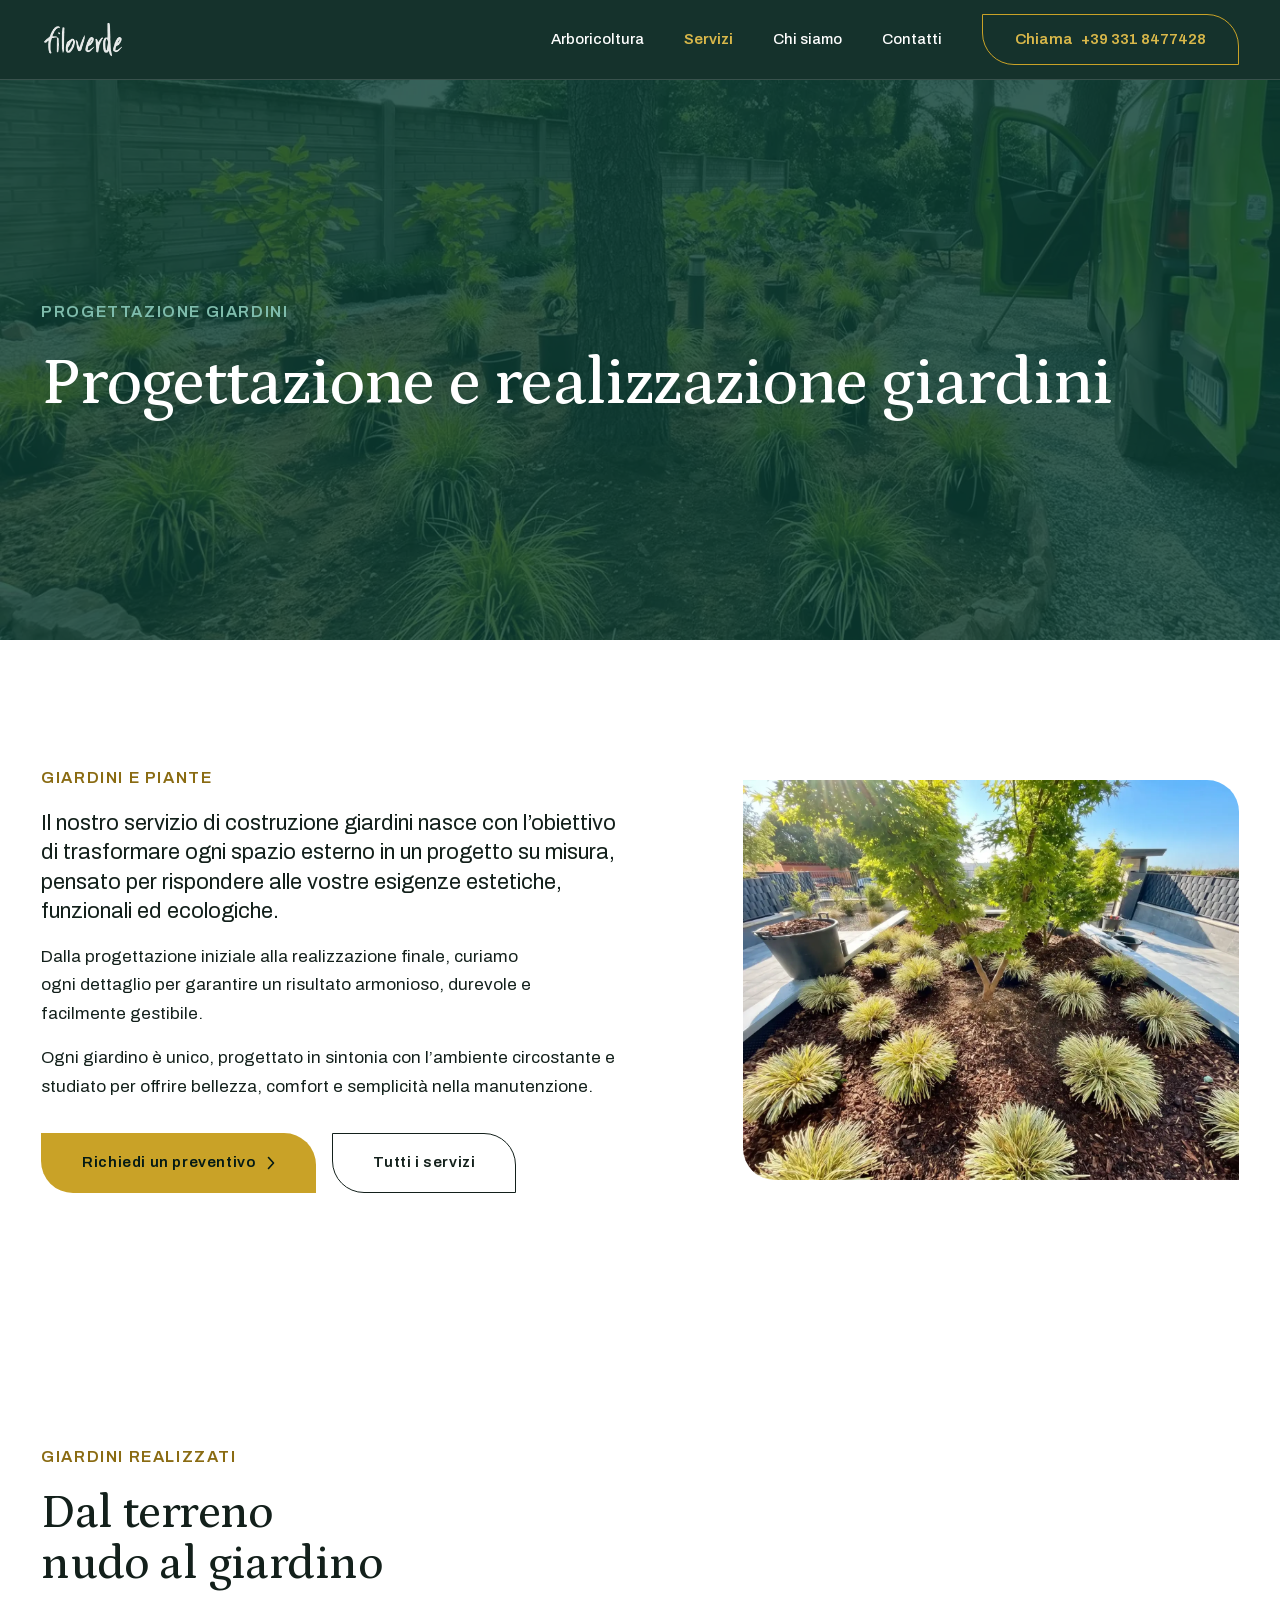
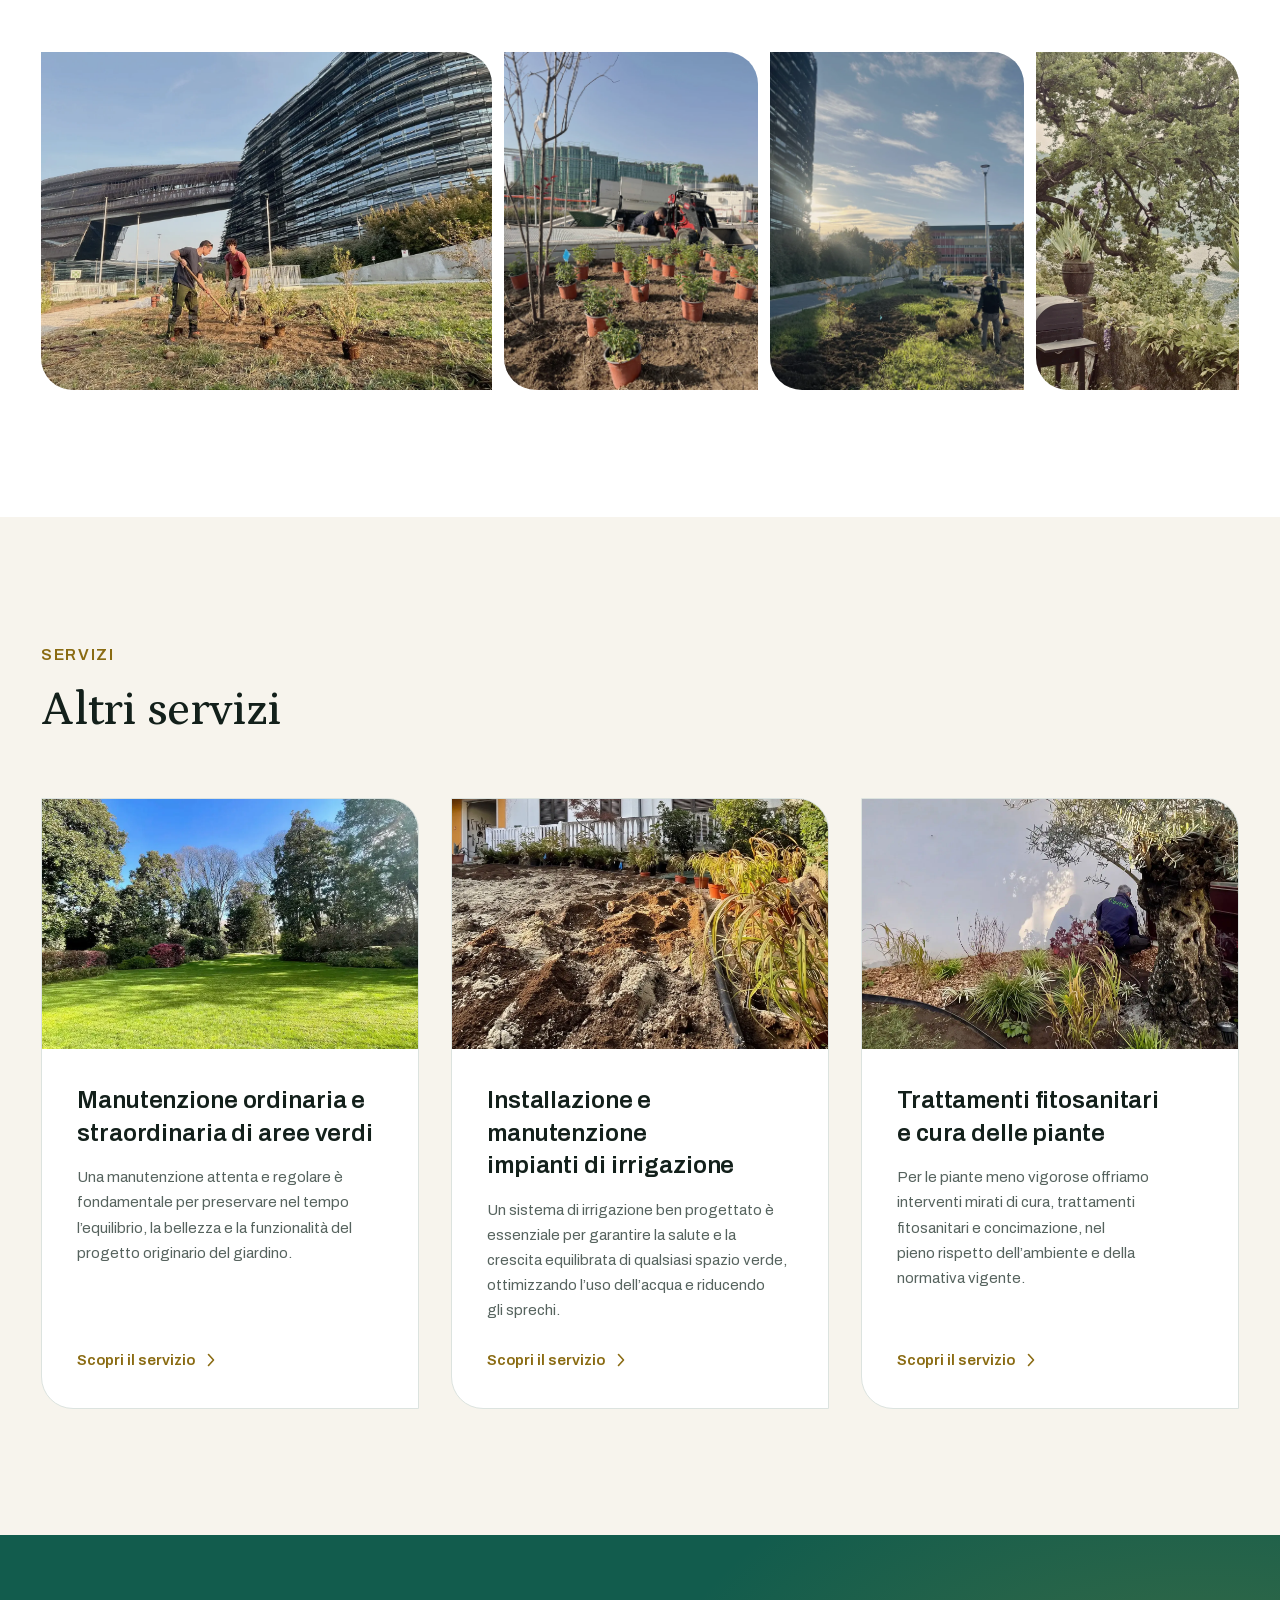
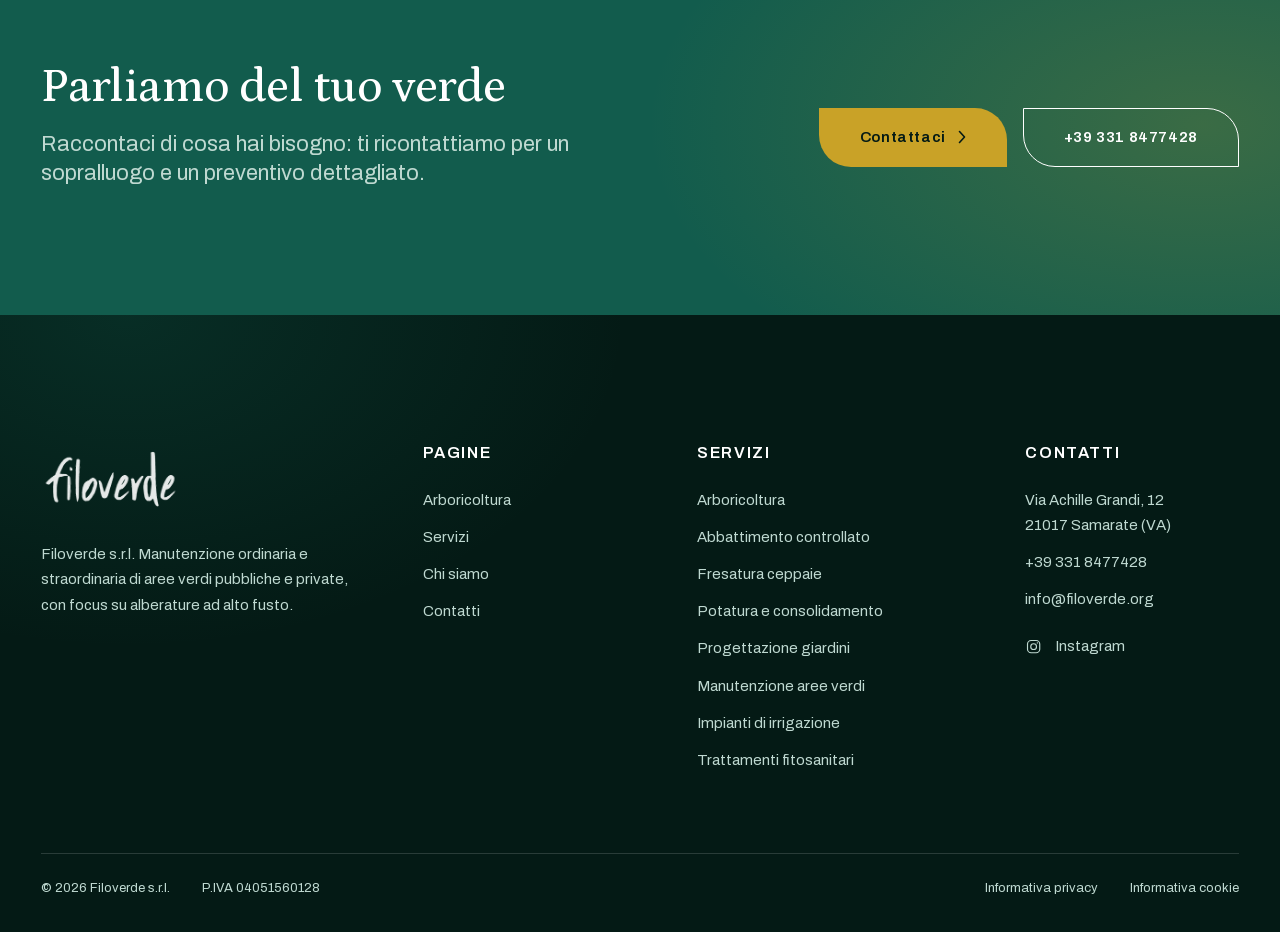
<file: mockup/progettazione-giardini.html>
<!doctype html>
<html lang="it">
<head>
<meta charset="utf-8">
<meta name="viewport" content="width=device-width, initial-scale=1, viewport-fit=cover">
<meta name="theme-color" content="#0B3F35">
<link rel="icon" type="image/png" sizes="48x48" href="assets/favicon/favicon48.png">
<link rel="icon" type="image/png" sizes="32x32" href="assets/favicon/favicon32.png">
<link rel="icon" type="image/png" sizes="16x16" href="assets/favicon/favicon16.png">
<link rel="icon" type="image/png" sizes="192x192" href="assets/favicon/favicon192.png">
<link rel="apple-touch-icon" href="assets/favicon/appletouchicon.png">
<title>Progettazione e realizzazione giardini | Filoverde Srl</title>
<meta name="description" content="Il nostro servizio di costruzione giardini nasce con l’obiettivo di trasformare ogni spazio esterno in un progetto su misura, pensato per rispondere alle vos…">
<link rel="preload" href="assets/fonts/archivo-normal-latin.woff2" as="font" type="font/woff2" crossorigin>
<link rel="stylesheet" href="assets/css/fonts.css">
<link rel="stylesheet" href="assets/css/style.css">
</head>
<body>
<a class="salta-al-contenuto" href="#contenuto">Salta al contenuto</a>

<header class="testata">
  <div class="contenitore testata__riga">
    <a class="testata__logo" href="index.html" aria-label="Filoverde, torna alla home">
      <img src="assets/images/logo/logofiloverdebianco.webp" width="604" height="330" alt="Filoverde">
    </a>
    <button class="menu-toggle" type="button" aria-expanded="false" aria-controls="nav-principale" aria-label="Apri il menu"><svg class="menu-icona" viewBox="0 0 28 28" aria-hidden="true" focusable="false"><path class="menu-icona__alto" d="M5 8h18"/><path class="menu-icona__medio" d="M5 14h18"/><path class="menu-icona__basso" d="M5 20h18"/></svg></button>
    <nav class="testata__nav" id="nav-principale" aria-label="Navigazione principale">
      <ul>
        <li><a href="tree-climbing.html">Arboricoltura</a></li>
        <li><a href="servizi.html" aria-current="true">Servizi</a></li>
        <li><a href="chi-siamo.html">Chi siamo</a></li>
        <li><a href="contatti.html">Contatti</a></li>
        <li><a class="testata__tel" href="tel:+393318477428"><span class="etichetta-tel">Chiama</span> +39 331 8477428</a></li>
      </ul>
    </nav>
  </div>
</header>

<main id="contenuto">
  <section class="pagina-testata" style="position:relative;isolation:isolate;overflow:hidden">
    <img src="assets/images/foto/progettazione_giardini_hero.webp" width="1400" height="933" alt="" aria-hidden="true" style="position:absolute;inset:0;width:100%;height:100%;object-fit:cover;z-index:-2">
    <div aria-hidden="true" style="position:absolute;inset:0;z-index:-1;background:var(--verde-800);opacity:.82"></div>
    <div class="contenitore" data-reveal>
      <nav class="briciole" aria-label="Percorso">Progettazione giardini</nav>
      <h1>Progettazione e realizzazione giardini</h1>
    </div>
  </section>

  <section class="sezione">
    <div class="contenitore duecolonne">
      <div class="servizio__testo" data-reveal>
        <p class="etichetta">Giardini e piante</p>
        <p class="apertura">Il nostro servizio di costruzione giardini nasce con l’obiettivo di trasformare ogni spazio esterno in un progetto su misura, pensato per rispondere alle vostre esigenze estetiche, funzionali ed ecologiche.</p>
        <p>Dalla progettazione iniziale alla realizzazione finale, curiamo ogni dettaglio per garantire un risultato armonioso, durevole e facilmente gestibile.</p>
        <p>Ogni giardino è unico, progettato in sintonia con l’ambiente circostante e studiato per offrire bellezza, comfort e semplicità nella manutenzione.</p>
        <div class="azioni">
          <a class="btn btn--primario" href="contatti.html">Richiedi un preventivo <svg class="freccia" viewBox="0 0 8 14" aria-hidden="true" focusable="false"><path d="M1.5 1.5 6.5 7l-5 5.5"/></svg></a>
          <a class="btn btn--fantasma" href="servizi.html">Tutti i servizi</a>
        </div>
      </div>
      <div class="ritratto ritratto--paesaggio" data-reveal><img src="assets/images/foto/realizzazione_giardini_int.webp" width="1440" height="1160" alt="Aiuola appena realizzata con aceri giapponesi, graminacee e pacciamatura in corteccia" loading="lazy" style="aspect-ratio:4608/3712"></div>
    </div>
  </section>

  <section class="sezione">
    <div class="contenitore">
      <div class="intro" data-reveal>
        <p class="etichetta">Giardini realizzati</p>
        <h2>Dal terreno nudo al giardino</h2>
      </div>
    </div>
    <div class="contenitore">
      <div class="galleria-fascia galleria-fascia--quattro" data-reveal style="padding-inline:0">
        <div class="galleria-fascia__riga">
          <figure style="--r:4/3;--g:1.333"><img src="assets/images/foto/gallery_giardini_1.webp" width="1400" height="1050" alt="Due giardinieri Filoverde preparano il terreno per la messa a dimora di arbusti in un'area verde aziendale" loading="lazy"></figure>
          <figure style="--r:3/4;--g:.75"><img src="assets/images/foto/gallery_giardini_2.webp" width="1050" height="1400" alt="Piante in vaso disposte sull'aiuola appena lavorata, pronte per essere messe a dimora" loading="lazy"></figure>
          <figure style="--r:3/4;--g:.75"><img src="assets/images/foto/gallery_giardini_3.webp" width="1050" height="1400" alt="Nuova aiuola lungo un vialetto, con un operatore al lavoro controluce" loading="lazy"></figure>
          <figure style="--r:3/5;--g:.6"><img src="assets/images/foto/gallery_giardini_4.webp" width="812" height="1400" alt="Giardino terrazzato con piante in vaso e arbusti sotto la chioma di un grande albero" loading="lazy"></figure>
        </div>
      </div>
    </div>
  </section>

  <section class="sezione sezione--chiara">
    <div class="contenitore">
      <div class="intro" data-reveal>
        <p class="etichetta">Servizi</p>
        <h2>Altri servizi</h2>
      </div>
      <div class="griglia scaglionato">
        <article class="scheda">
          <div class="scheda__media"><img src="assets/images/foto/manutenzione_areeverdi_hero.webp" width="1400" height="933" alt="Ampio prato curato tra alberature mature e arbusti fioriti" loading="lazy"></div>
          <div class="scheda__corpo">
            <h3><a class="scheda__titolo" href="manutenzione-aree-verdi.html">Manutenzione ordinaria e straordinaria di aree verdi</a></h3>
            <p>Una manutenzione attenta e regolare è fondamentale per preservare nel tempo l’equilibrio, la bellezza e la funzionalità del progetto originario del giardino.</p>
            <span class="scheda__vai" aria-hidden="true">Scopri il servizio <svg class="freccia" viewBox="0 0 8 14" aria-hidden="true" focusable="false"><path d="M1.5 1.5 6.5 7l-5 5.5"/></svg></span>
          </div>
        </article>
        <article class="scheda">
          <div class="scheda__media"><img src="assets/images/foto/irrigazione.webp" width="1400" height="933" alt="Tubo dell'impianto di irrigazione posato lungo un'aiuola in preparazione" loading="lazy"></div>
          <div class="scheda__corpo">
            <h3><a class="scheda__titolo" href="impianti-irrigazione.html">Installazione e manutenzione impianti di irrigazione</a></h3>
            <p>Un sistema di irrigazione ben progettato è essenziale per garantire la salute e la crescita equilibrata di qualsiasi spazio verde, ottimizzando l’uso dell’acqua e riducendo gli sprechi.</p>
            <span class="scheda__vai" aria-hidden="true">Scopri il servizio <svg class="freccia" viewBox="0 0 8 14" aria-hidden="true" focusable="false"><path d="M1.5 1.5 6.5 7l-5 5.5"/></svg></span>
          </div>
        </article>
        <article class="scheda">
          <div class="scheda__media"><img src="assets/images/foto/trattamentifitosanitari.webp" width="1500" height="1000" alt="Olivo e aiuola mediterranea a ridosso di un muro bianco" loading="lazy"></div>
          <div class="scheda__corpo">
            <h3><a class="scheda__titolo" href="trattamenti-fitosanitari.html">Trattamenti fitosanitari e cura delle piante</a></h3>
            <p>Per le piante meno vigorose offriamo interventi mirati di cura, trattamenti fitosanitari e concimazione, nel pieno rispetto dell’ambiente e della normativa vigente.</p>
            <span class="scheda__vai" aria-hidden="true">Scopri il servizio <svg class="freccia" viewBox="0 0 8 14" aria-hidden="true" focusable="false"><path d="M1.5 1.5 6.5 7l-5 5.5"/></svg></span>
          </div>
        </article>
      </div>
    </div>
  </section>

  <section class="fascia-cta">
    <div class="contenitore">
      <div>
        <h2>Parliamo del tuo verde</h2>
        <p>Raccontaci di cosa hai bisogno: ti ricontattiamo per un sopralluogo e un preventivo dettagliato.</p>
      </div>
      <div class="fascia-cta__azioni azioni">
        <a class="btn btn--primario" href="contatti.html">Contattaci <svg class="freccia" viewBox="0 0 8 14" aria-hidden="true" focusable="false"><path d="M1.5 1.5 6.5 7l-5 5.5"/></svg></a>
        <a class="btn btn--fantasma" href="tel:+393318477428">+39 331 8477428</a>
      </div>
    </div>
  </section>

</main>

<footer class="pie">
  <div class="contenitore">
    <div class="pie__griglia">
      <div>
        <img class="pie__logo" src="assets/images/logo/logofiloverdebianco.webp" width="604" height="330" alt="Filoverde" loading="lazy">
        <p>Filoverde s.r.l. Manutenzione ordinaria e straordinaria di aree verdi pubbliche e private, con focus su alberature ad alto fusto.</p>
      </div>
      <div>
        <h3>Pagine</h3>
        <ul>
          <li><a href="tree-climbing.html">Arboricoltura</a></li>
          <li><a href="servizi.html">Servizi</a></li>
          <li><a href="chi-siamo.html">Chi siamo</a></li>
          <li><a href="contatti.html">Contatti</a></li>
        </ul>
      </div>
      <div>
        <h3>Servizi</h3>
        <ul class="pie__servizi">
          <li><a href="tree-climbing.html">Arboricoltura</a></li>
          <li><a href="abbattimento-controllato.html">Abbattimento controllato</a></li>
          <li><a href="fresatura-ceppaie.html">Fresatura ceppaie</a></li>
          <li><a href="potatura-consolidamento.html">Potatura e consolidamento</a></li>
          <li><a href="progettazione-giardini.html">Progettazione giardini</a></li>
          <li><a href="manutenzione-aree-verdi.html">Manutenzione aree verdi</a></li>
          <li><a href="impianti-irrigazione.html">Impianti di irrigazione</a></li>
          <li><a href="trattamenti-fitosanitari.html">Trattamenti fitosanitari</a></li>
        </ul>
      </div>
      <div>
        <h3>Contatti</h3>
        <ul>
          <li><a href="https://www.google.it/maps/place/Via+Achille+Grandi,+12,+21017+Samarate+VA/@45.6338432,8.7834345,17z/data=!3m1!4b1!4m6!3m5!1s0x47868a1aed6e4475:0x89fbb16073cb19a6!8m2!3d45.6338432!4d8.7860094!16s%2Fg%2F11c196dpxr?entry=ttu&amp;g_ep=EgoyMDI2MTAwNy4wIKXMDSoASAFQAw%3D%3D" target="_blank" rel="noopener noreferrer">Via Achille Grandi, 12<br>21017 Samarate (VA)<span class="sr-only"> (apre Google Maps in una nuova scheda)</span></a></li>
          <li><a href="tel:+393318477428">+39 331 8477428</a></li>
          <li><a href="mailto:info@filoverde.org">info@filoverde.org</a></li>
          <li><a class="social" href="https://www.instagram.com/filoverdesrl/" target="_blank" rel="noopener noreferrer"><svg class="social__icona" viewBox="0 0 24 24" aria-hidden="true" focusable="false"><rect x="3.5" y="3.5" width="17" height="17" rx="5"/><circle cx="12" cy="12" r="4"/><circle class="social__punto" cx="17.2" cy="6.8" r="1"/></svg> Instagram<span class="sr-only"> (si apre in una nuova scheda)</span></a></li>
        </ul>
      </div>
    </div>
    <div class="pie__legale">
      <span>&copy; 2026 Filoverde s.r.l.</span>
      <span>P.IVA 04051560128</span>
      <ul class="pie__link"><li><a href="https://www.filoverde.org/informativa-sulla-privacy" target="_blank" rel="noopener noreferrer">Informativa privacy</a></li><li><a href="https://www.filoverde.org/informativa-sui-cookie" target="_blank" rel="noopener noreferrer">Informativa cookie</a></li></ul>
    </div>
  </div>
</footer>

<script src="assets/js/nav.js"></script>
</body>
</html>
</file>
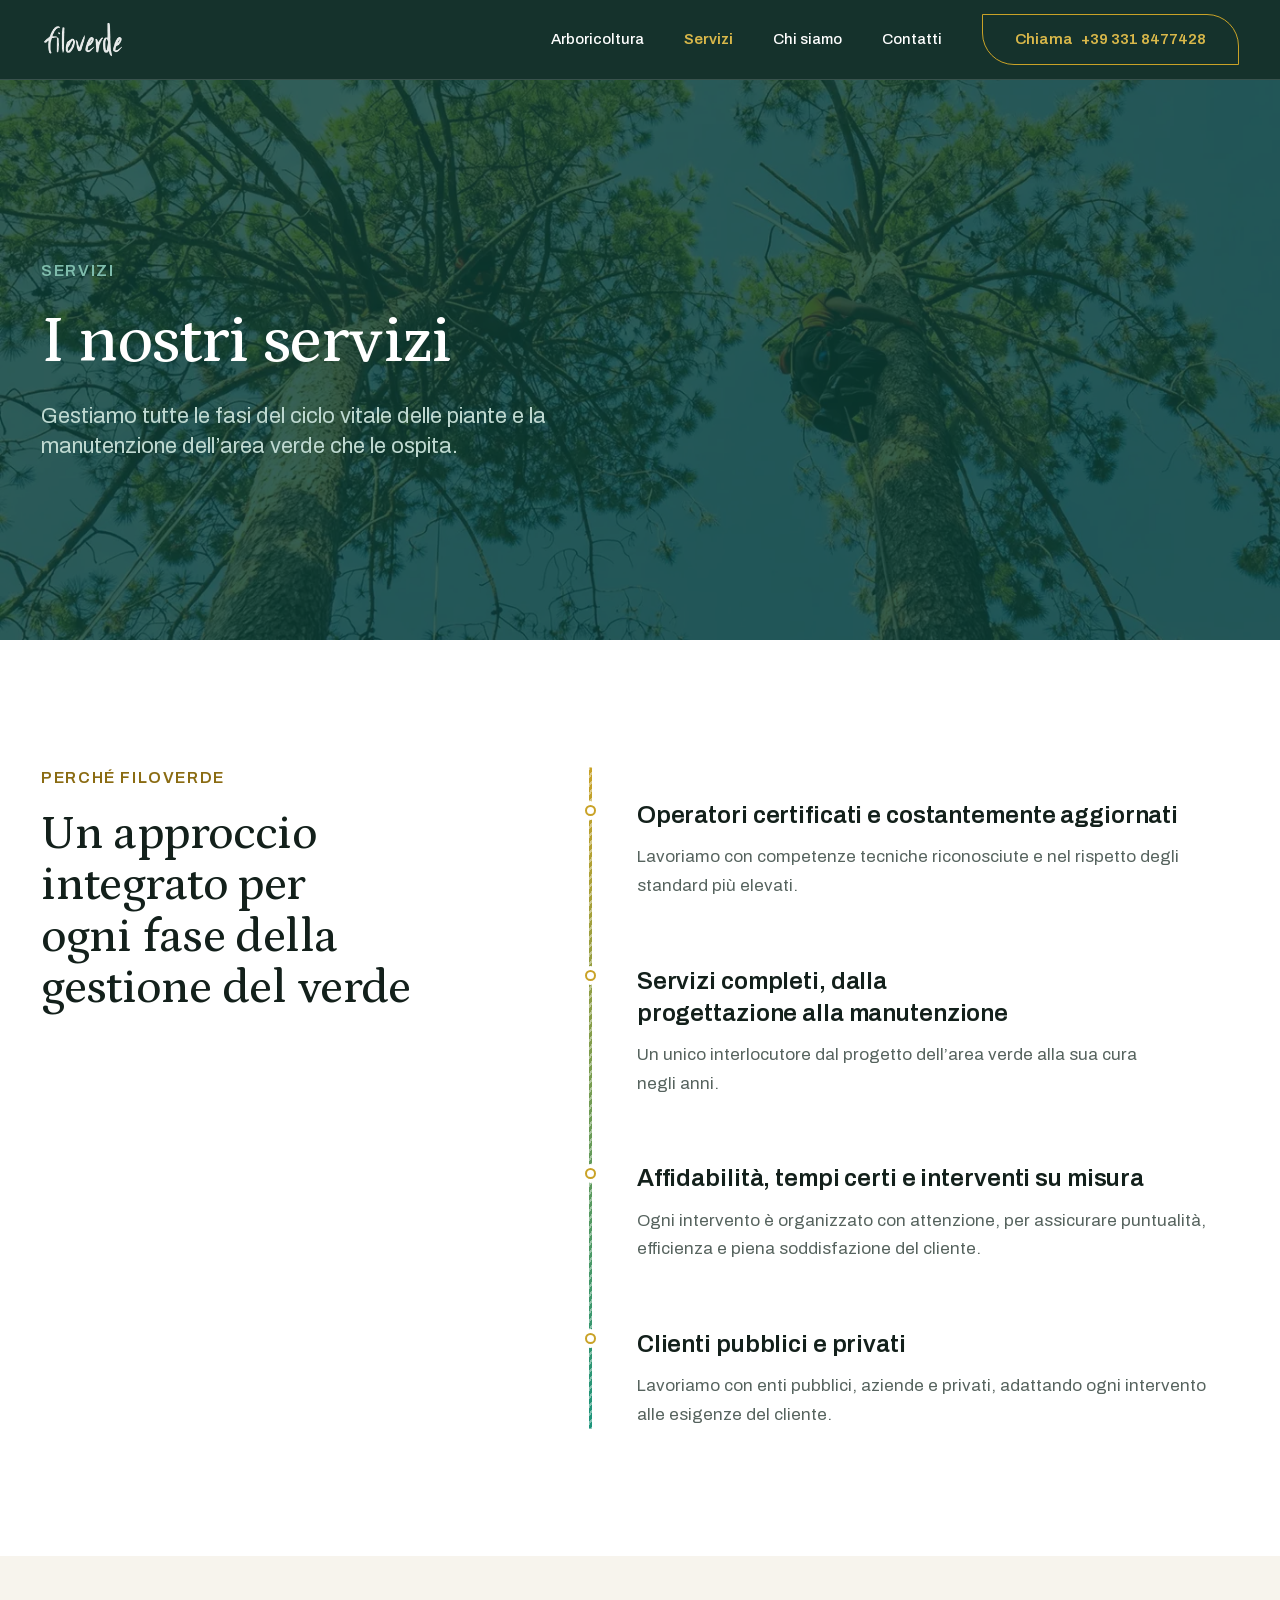
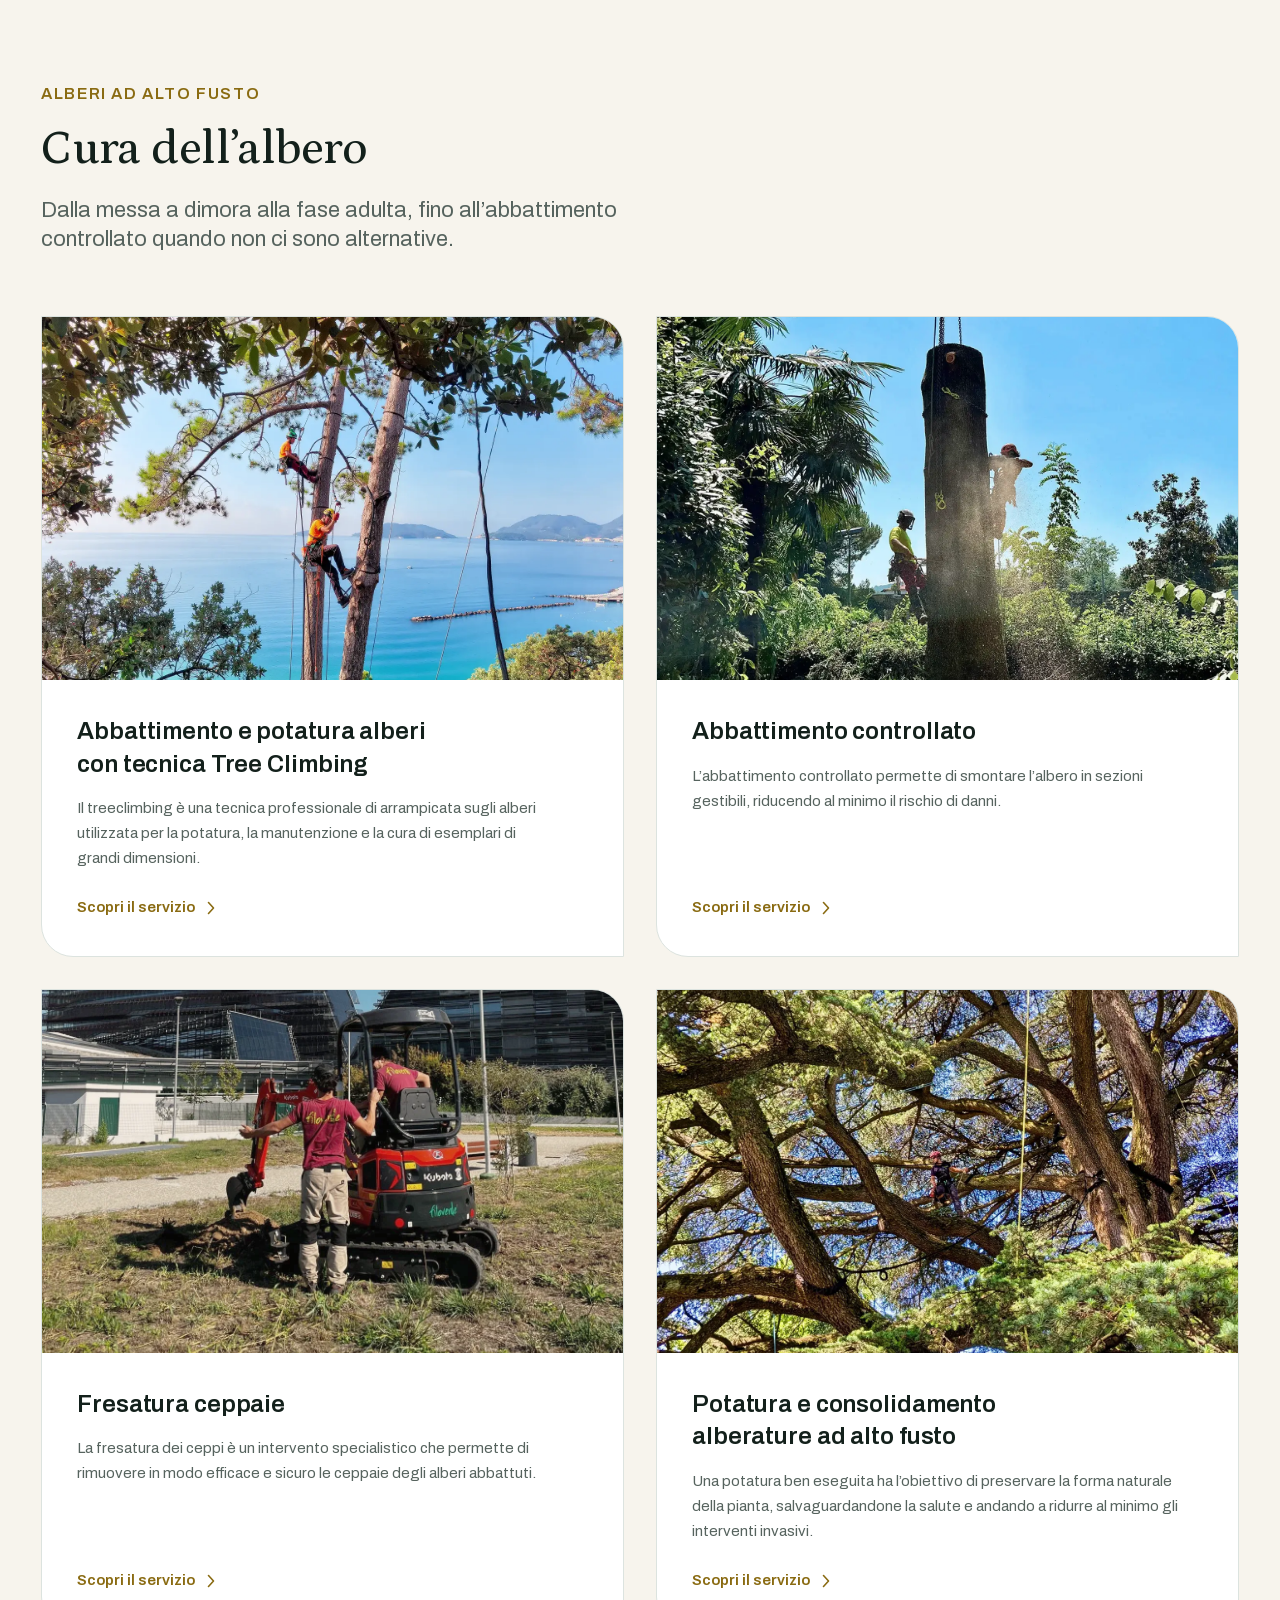
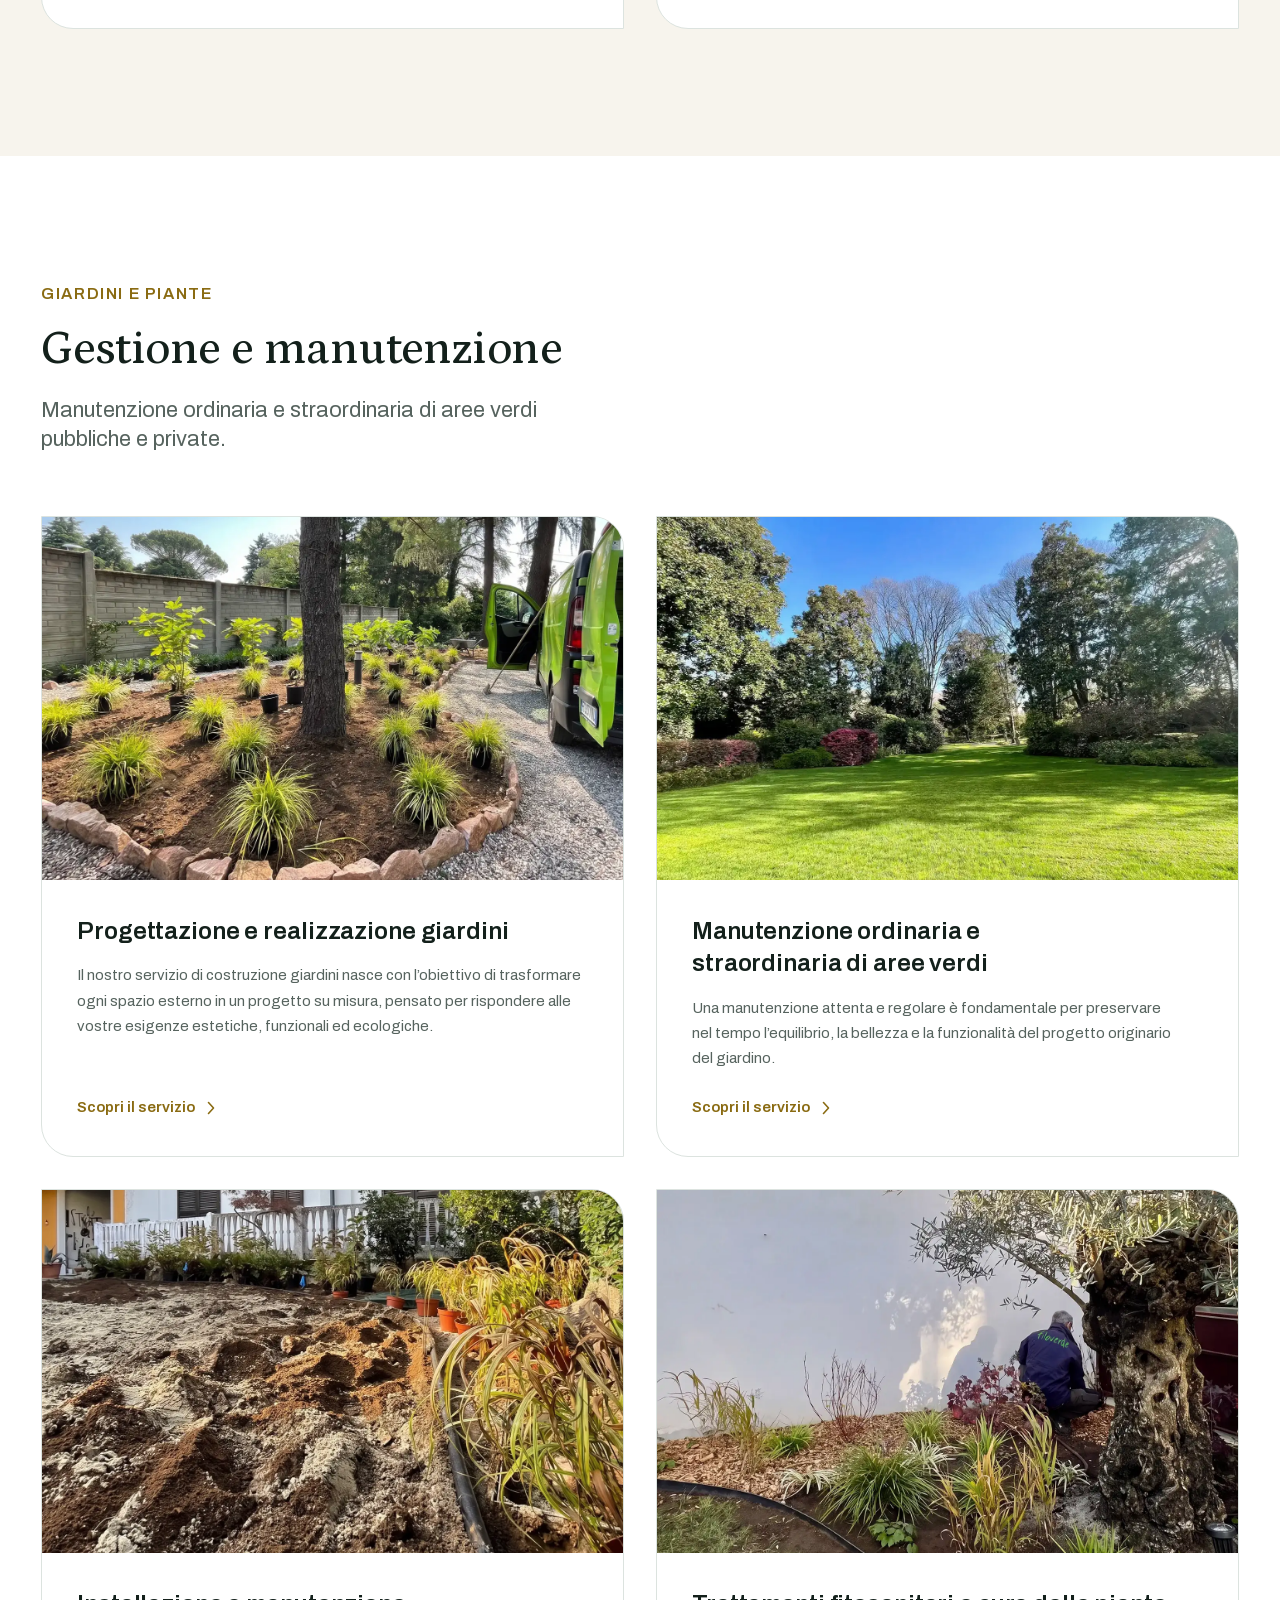
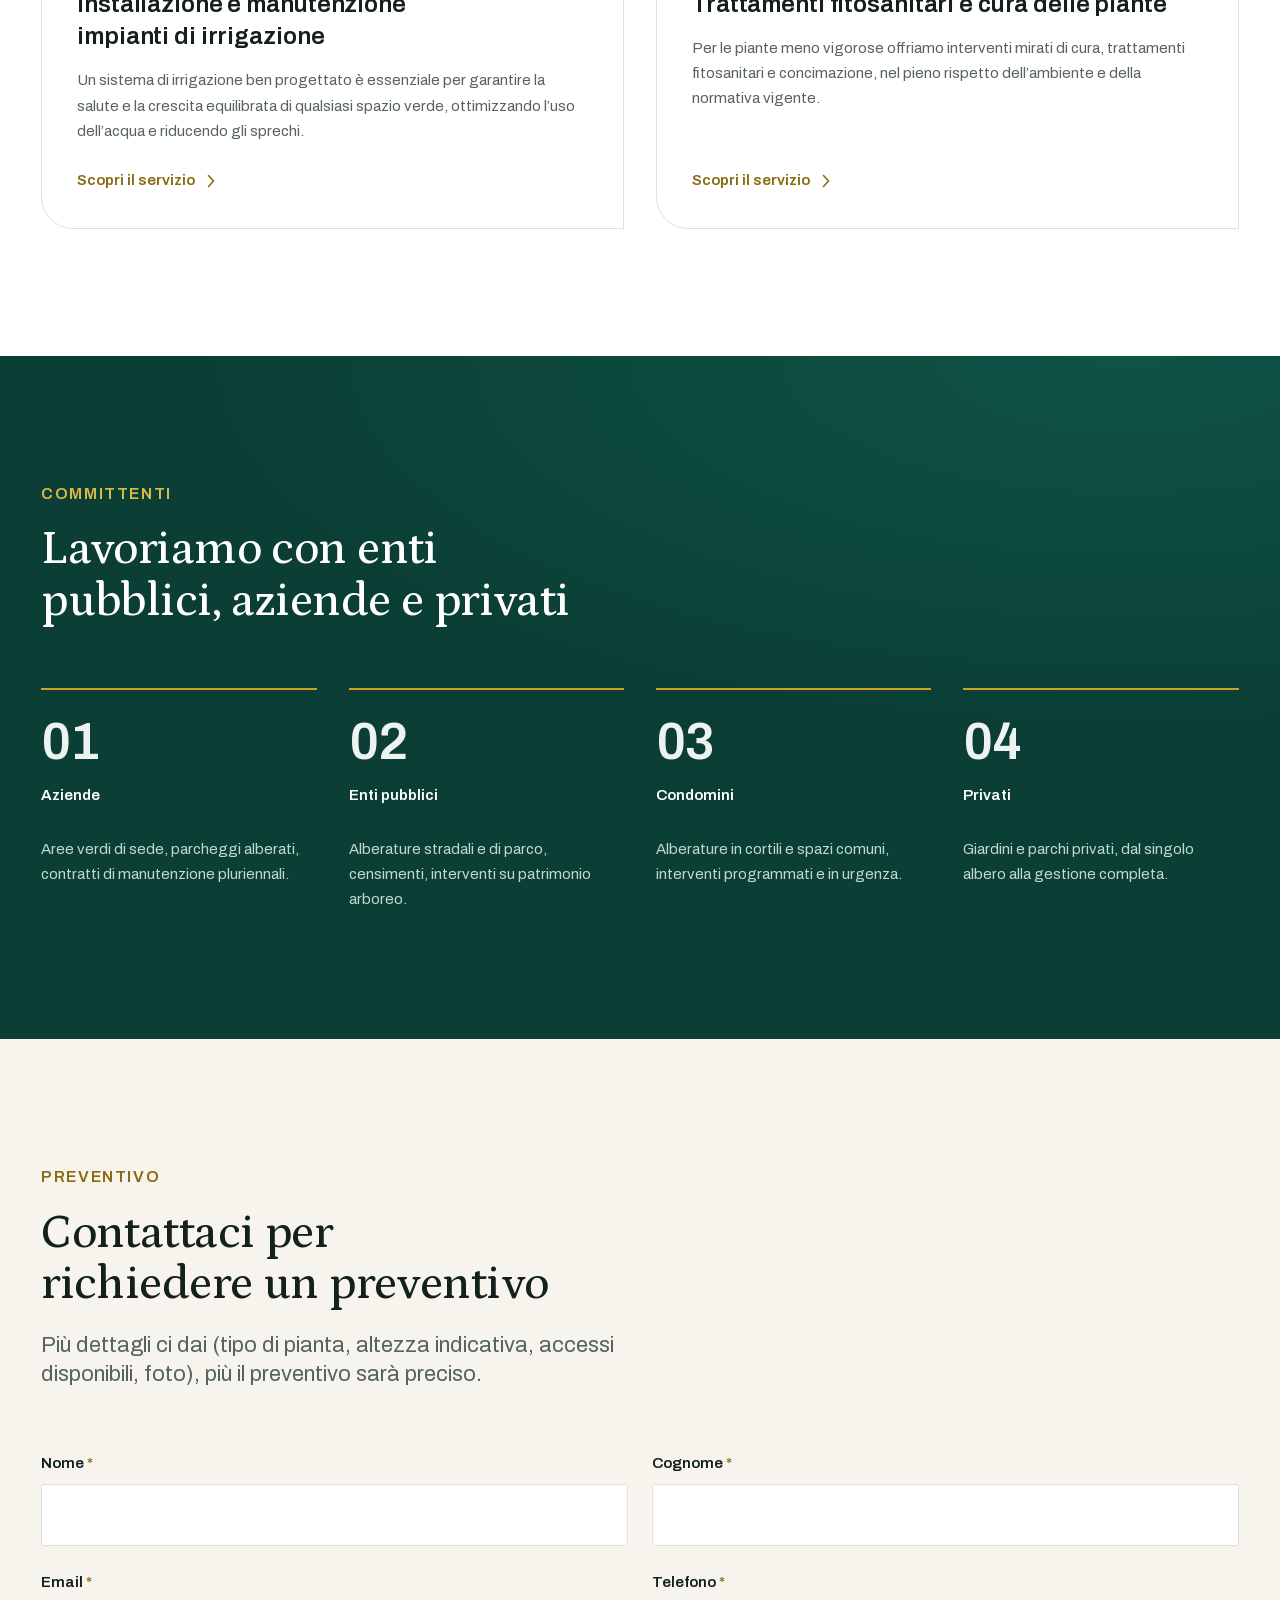
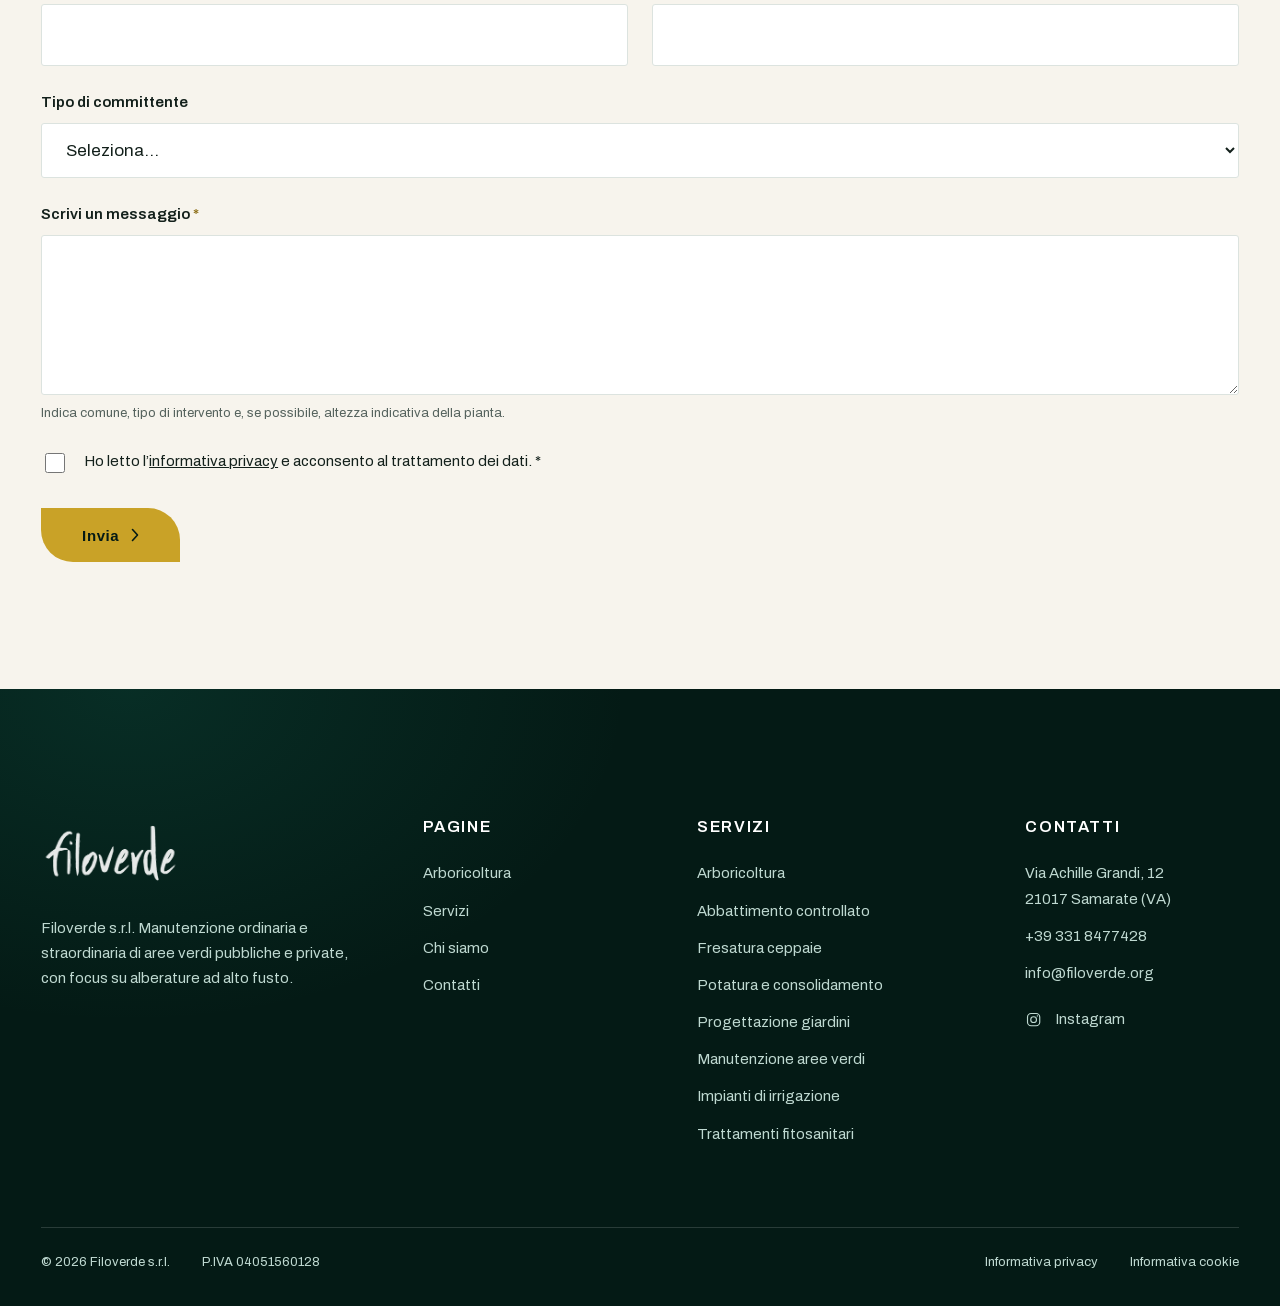
<file: mockup/servizi.html>
<!doctype html>
<html lang="it">
<head>
<meta charset="utf-8">
<meta name="viewport" content="width=device-width, initial-scale=1, viewport-fit=cover">
<meta name="theme-color" content="#0B3F35">
<link rel="icon" type="image/png" sizes="48x48" href="assets/favicon/favicon48.png">
<link rel="icon" type="image/png" sizes="32x32" href="assets/favicon/favicon32.png">
<link rel="icon" type="image/png" sizes="16x16" href="assets/favicon/favicon16.png">
<link rel="icon" type="image/png" sizes="192x192" href="assets/favicon/favicon192.png">
<link rel="apple-touch-icon" href="assets/favicon/appletouchicon.png">
<title>Servizi | Manutenzione aree verdi e cura degli alberi | Filoverde Srl</title>
<meta name="description" content="Manutenzione ordinaria e straordinaria di aree verdi, monitoraggio fitosanitario, messa a dimora, nuovi impianti e progettazione del verde per aziende, enti pubblici, condomini e privati.">
<link rel="preload" href="assets/fonts/archivo-normal-latin.woff2" as="font" type="font/woff2" crossorigin>
<link rel="stylesheet" href="assets/css/fonts.css">
<link rel="stylesheet" href="assets/css/style.css">
</head>
<body>
<a class="salta-al-contenuto" href="#contenuto">Salta al contenuto</a>

<header class="testata">
  <div class="contenitore testata__riga">
    <a class="testata__logo" href="index.html" aria-label="Filoverde, torna alla home">
      <img src="assets/images/logo/logofiloverdebianco.webp" width="604" height="330" alt="Filoverde">
    </a>
    <button class="menu-toggle" type="button" aria-expanded="false" aria-controls="nav-principale" aria-label="Apri il menu"><svg class="menu-icona" viewBox="0 0 28 28" aria-hidden="true" focusable="false"><path class="menu-icona__alto" d="M5 8h18"/><path class="menu-icona__medio" d="M5 14h18"/><path class="menu-icona__basso" d="M5 20h18"/></svg></button>
    <nav class="testata__nav" id="nav-principale" aria-label="Navigazione principale">
      <ul>
        <li><a href="tree-climbing.html">Arboricoltura</a></li>
        <li><a href="servizi.html" aria-current="page">Servizi</a></li>
        <li><a href="chi-siamo.html">Chi siamo</a></li>
        <li><a href="contatti.html">Contatti</a></li>
        <li><a class="testata__tel" href="tel:+393318477428"><span class="etichetta-tel">Chiama</span> +39 331 8477428</a></li>
      </ul>
    </nav>
  </div>
</header>

<main id="contenuto">

  <section class="pagina-testata" style="position:relative;isolation:isolate;overflow:hidden">
    <img src="assets/images/foto/servizi_hero.webp" width="1400" height="933" alt="" aria-hidden="true" style="position:absolute;inset:0;width:100%;height:100%;object-fit:cover;z-index:-2">
    <div aria-hidden="true" style="position:absolute;inset:0;z-index:-1;background:var(--verde-800);opacity:.82"></div>
    <div class="contenitore" data-reveal>
      <nav class="briciole" aria-label="Percorso">Servizi</nav>
      <h1>I nostri servizi</h1>
      <p>Gestiamo tutte le fasi del ciclo vitale delle piante e la manutenzione dell&rsquo;area verde che le ospita.</p>
    </div>
  </section>

  <!-- PROMESSE -->
  <section class="sezione">
    <div class="contenitore">
      <div class="filo">
        <div class="filo__testo">
          <p class="etichetta">Perch&eacute; Filoverde</p>
          <h2>Un approccio integrato per ogni fase della gestione del verde</h2>
        </div>
        <ul class="filo__elenco scaglionato" data-reveal>
        <span class="corda" aria-hidden="true"></span>
          <li class="filo__voce">
            <h3>Operatori certificati e costantemente aggiornati</h3>
            <p>Lavoriamo con competenze tecniche riconosciute e nel rispetto degli standard pi&ugrave; elevati.</p>
          </li>
          <li class="filo__voce">
            <h3>Servizi completi, dalla progettazione alla manutenzione</h3>
            <p>Un unico interlocutore dal progetto dell&rsquo;area verde alla sua cura negli anni.</p>
          </li>
          <li class="filo__voce">
            <h3>Affidabilit&agrave;, tempi certi e interventi su misura</h3>
            <p>Ogni intervento &egrave; organizzato con attenzione, per assicurare puntualit&agrave;, efficienza e piena soddisfazione del cliente.</p>
          </li>
          <li class="filo__voce">
            <h3>Clienti pubblici e privati</h3>
            <p>Lavoriamo con enti pubblici, aziende e privati, adattando ogni intervento alle esigenze del cliente.</p>
          </li>
        </ul>
      </div>
    </div>
  </section>

  <!-- SERVIZI: ALBERO -->
  <section class="sezione sezione--chiara" id="alberature">
    <div class="contenitore">
      <div class="intro" data-reveal>
        <p class="etichetta">Alberi ad alto fusto</p>
        <h2>Cura dell&rsquo;albero</h2>
        <p>Dalla messa a dimora alla fase adulta, fino all&rsquo;abbattimento controllato quando non ci sono alternative.</p>
      </div>
      <div class="griglia griglia--quattro scaglionato">
        <article class="scheda">
          <div class="scheda__media"><img src="assets/images/foto/treeclimbing_hero_mare.webp" width="1400" height="900" alt="Arboricoltore in tree climbing sulla chioma di un pino, con il mare sullo sfondo" loading="lazy"></div>
          <div class="scheda__corpo">
            <h3><a class="scheda__titolo" href="tree-climbing.html">Abbattimento e potatura alberi con tecnica Tree Climbing</a></h3>
            <p>Il treeclimbing è una tecnica professionale di arrampicata sugli alberi utilizzata per la potatura, la manutenzione e la cura di esemplari di grandi dimensioni.</p>
            <span class="scheda__vai" aria-hidden="true">Scopri il servizio <svg class="freccia" viewBox="0 0 8 14" aria-hidden="true" focusable="false"><path d="M1.5 1.5 6.5 7l-5 5.5"/></svg></span>
          </div>
        </article>
        <article class="scheda">
          <div class="scheda__media"><img src="assets/images/foto/abbattimento_controllato_hero.webp" width="1500" height="1000" alt="Due arboricoltori sezionano il fusto di un grande albero imbragato alla gru" loading="lazy"></div>
          <div class="scheda__corpo">
            <h3><a class="scheda__titolo" href="abbattimento-controllato.html">Abbattimento controllato</a></h3>
            <p>L’abbattimento controllato permette di smontare l’albero in sezioni gestibili, riducendo al minimo il rischio di danni.</p>
            <span class="scheda__vai" aria-hidden="true">Scopri il servizio <svg class="freccia" viewBox="0 0 8 14" aria-hidden="true" focusable="false"><path d="M1.5 1.5 6.5 7l-5 5.5"/></svg></span>
          </div>
        </article>
        <article class="scheda">
          <div class="scheda__media"><img src="assets/images/foto/fresatura_ceppaie_scheda.webp" width="1200" height="800" alt="Squadra Filoverde al lavoro con il miniescavatore per la rimozione di un ceppo in un parco" loading="lazy"></div>
          <div class="scheda__corpo">
            <h3><a class="scheda__titolo" href="fresatura-ceppaie.html">Fresatura ceppaie</a></h3>
            <p>La fresatura dei ceppi è un intervento specialistico che permette di rimuovere in modo efficace e sicuro le ceppaie degli alberi abbattuti.</p>
            <span class="scheda__vai" aria-hidden="true">Scopri il servizio <svg class="freccia" viewBox="0 0 8 14" aria-hidden="true" focusable="false"><path d="M1.5 1.5 6.5 7l-5 5.5"/></svg></span>
          </div>
        </article>
        <article class="scheda">
          <div class="scheda__media"><img src="assets/images/foto/potatura_consolidamento_altofusto.webp" width="1400" height="933" alt="Arboricoltore tra le grandi branche di un cedro, assicurato alle funi" loading="lazy"></div>
          <div class="scheda__corpo">
            <h3><a class="scheda__titolo" href="potatura-consolidamento.html">Potatura e consolidamento alberature ad alto fusto</a></h3>
            <p>Una potatura ben eseguita ha l’obiettivo di preservare la forma naturale della pianta, salvaguardandone la salute e andando a ridurre al minimo gli interventi invasivi.</p>
            <span class="scheda__vai" aria-hidden="true">Scopri il servizio <svg class="freccia" viewBox="0 0 8 14" aria-hidden="true" focusable="false"><path d="M1.5 1.5 6.5 7l-5 5.5"/></svg></span>
          </div>
        </article>
      </div>
    </div>
  </section>

  <!-- SERVIZI: AREA VERDE -->
  <section class="sezione" id="aree-verdi">
    <div class="contenitore">
      <div class="intro" data-reveal>
        <p class="etichetta">Giardini e piante</p>
        <h2>Gestione e manutenzione</h2>
        <p>Manutenzione ordinaria e straordinaria di aree verdi pubbliche e private.</p>
      </div>
      <div class="griglia griglia--quattro scaglionato">
        <article class="scheda">
          <div class="scheda__media"><img src="assets/images/foto/progettazione_giardini_hero.webp" width="1400" height="933" alt="Aiuola appena realizzata con graminacee e bordura in pietra attorno a un pino" loading="lazy"></div>
          <div class="scheda__corpo">
            <h3><a class="scheda__titolo" href="progettazione-giardini.html">Progettazione e realizzazione giardini</a></h3>
            <p>Il nostro servizio di costruzione giardini nasce con l’obiettivo di trasformare ogni spazio esterno in un progetto su misura, pensato per rispondere alle vostre esigenze estetiche, funzionali ed ecologiche.</p>
            <span class="scheda__vai" aria-hidden="true">Scopri il servizio <svg class="freccia" viewBox="0 0 8 14" aria-hidden="true" focusable="false"><path d="M1.5 1.5 6.5 7l-5 5.5"/></svg></span>
          </div>
        </article>
        <article class="scheda">
          <div class="scheda__media"><img src="assets/images/foto/manutenzione_areeverdi_hero.webp" width="1400" height="933" alt="Ampio prato curato tra alberature mature e arbusti fioriti" loading="lazy"></div>
          <div class="scheda__corpo">
            <h3><a class="scheda__titolo" href="manutenzione-aree-verdi.html">Manutenzione ordinaria e straordinaria di aree verdi</a></h3>
            <p>Una manutenzione attenta e regolare è fondamentale per preservare nel tempo l’equilibrio, la bellezza e la funzionalità del progetto originario del giardino.</p>
            <span class="scheda__vai" aria-hidden="true">Scopri il servizio <svg class="freccia" viewBox="0 0 8 14" aria-hidden="true" focusable="false"><path d="M1.5 1.5 6.5 7l-5 5.5"/></svg></span>
          </div>
        </article>
        <article class="scheda">
          <div class="scheda__media"><img src="assets/images/foto/irrigazione.webp" width="1400" height="933" alt="Tubo dell'impianto di irrigazione posato lungo un'aiuola in preparazione" loading="lazy"></div>
          <div class="scheda__corpo">
            <h3><a class="scheda__titolo" href="impianti-irrigazione.html">Installazione e manutenzione impianti di irrigazione</a></h3>
            <p>Un sistema di irrigazione ben progettato è essenziale per garantire la salute e la crescita equilibrata di qualsiasi spazio verde, ottimizzando l’uso dell’acqua e riducendo gli sprechi.</p>
            <span class="scheda__vai" aria-hidden="true">Scopri il servizio <svg class="freccia" viewBox="0 0 8 14" aria-hidden="true" focusable="false"><path d="M1.5 1.5 6.5 7l-5 5.5"/></svg></span>
          </div>
        </article>
        <article class="scheda">
          <div class="scheda__media"><img src="assets/images/foto/trattamentifitosanitari.webp" width="1500" height="1000" alt="Olivo e aiuola mediterranea a ridosso di un muro bianco" loading="lazy"></div>
          <div class="scheda__corpo">
            <h3><a class="scheda__titolo" href="trattamenti-fitosanitari.html">Trattamenti fitosanitari e cura delle piante</a></h3>
            <p>Per le piante meno vigorose offriamo interventi mirati di cura, trattamenti fitosanitari e concimazione, nel pieno rispetto dell’ambiente e della normativa vigente.</p>
            <span class="scheda__vai" aria-hidden="true">Scopri il servizio <svg class="freccia" viewBox="0 0 8 14" aria-hidden="true" focusable="false"><path d="M1.5 1.5 6.5 7l-5 5.5"/></svg></span>
          </div>
        </article>
      </div>
    </div>
  </section>

  <!-- COMMITTENTI -->
  <section class="sezione sezione--scura">
    <div class="contenitore">
      <div class="intro" data-reveal>
        <p class="etichetta">Committenti</p>
        <h2>Lavoriamo con enti pubblici, aziende e privati</h2>
      </div>
      <div class="dati scaglionato">
        <div class="dati__voce"><span class="dati__num">01</span><span class="dati__eti"><strong>Aziende</strong><br>Aree verdi di sede, parcheggi alberati, contratti di manutenzione pluriennali.</span></div>
        <div class="dati__voce"><span class="dati__num">02</span><span class="dati__eti"><strong>Enti pubblici</strong><br>Alberature stradali e di parco, censimenti, interventi su patrimonio arboreo.</span></div>
        <div class="dati__voce"><span class="dati__num">03</span><span class="dati__eti"><strong>Condomini</strong><br>Alberature in cortili e spazi comuni, interventi programmati e in urgenza.</span></div>
        <div class="dati__voce"><span class="dati__num">04</span><span class="dati__eti"><strong>Privati</strong><br>Giardini e parchi privati, dal singolo albero alla gestione completa.</span></div>
      </div>
    </div>
  </section>

  <!-- FORM -->
  <section class="sezione sezione--chiara">
    <div class="contenitore">
      <div class="intro" data-reveal>
        <p class="etichetta">Preventivo</p>
        <h2>Contattaci per richiedere un preventivo</h2>
        <p>Pi&ugrave; dettagli ci dai (tipo di pianta, altezza indicativa, accessi disponibili, foto), pi&ugrave; il preventivo sar&agrave; preciso.</p>
      </div>
      <form class="form" data-reveal action="grazie.html" method="post" novalidate data-form-contatto>
        <div class="campo">
          <label for="nome">Nome <span class="richiesto" aria-hidden="true">*</span></label>
          <input id="nome" name="nome" type="text" autocomplete="given-name" required>
        </div>
        <div class="campo">
          <label for="cognome">Cognome <span class="richiesto" aria-hidden="true">*</span></label>
          <input id="cognome" name="cognome" type="text" autocomplete="family-name" required>
        </div>
        <div class="campo">
          <label for="email">Email <span class="richiesto" aria-hidden="true">*</span></label>
          <input id="email" name="email" type="email" autocomplete="email" required>
        </div>
        <div class="campo">
          <label for="telefono">Telefono <span class="richiesto" aria-hidden="true">*</span></label>
          <input id="telefono" name="telefono" type="tel" autocomplete="tel" required>
        </div>
        <div class="campo campo--lungo">
          <label for="tipologia">Tipo di committente</label>
          <select id="tipologia" name="tipologia">
            <option value="">Seleziona&hellip;</option>
            <option>Azienda</option>
            <option>Ente pubblico</option>
            <option>Condominio / amministratore</option>
            <option>Privato</option>
          </select>
        </div>
        <div class="campo campo--lungo">
          <label for="messaggio">Scrivi un messaggio <span class="richiesto" aria-hidden="true">*</span></label>
          <textarea id="messaggio" name="messaggio" required aria-describedby="aiuto-messaggio"></textarea>
          <span class="campo__aiuto" id="aiuto-messaggio">Indica comune, tipo di intervento e, se possibile, altezza indicativa della pianta.</span>
        </div>
        <div class="privacy">
          <input id="privacy" name="privacy" type="checkbox" required>
          <label for="privacy">Ho letto l&rsquo;<a href="https://www.filoverde.org/informativa-sulla-privacy" target="_blank" rel="noopener noreferrer">informativa privacy</a> e acconsento al trattamento dei dati. <span class="richiesto" aria-hidden="true">*</span></label>
        </div>
        <div class="form__invio">
          <button class="btn btn--primario" type="submit">Invia <svg class="freccia" viewBox="0 0 8 14" aria-hidden="true" focusable="false"><path d="M1.5 1.5 6.5 7l-5 5.5"/></svg></button>
        </div>
      </form>
    </div>
  </section>

</main>

<footer class="pie">
  <div class="contenitore">
    <div class="pie__griglia">
      <div>
        <img class="pie__logo" src="assets/images/logo/logofiloverdebianco.webp" width="604" height="330" alt="Filoverde" loading="lazy">
        <p>Filoverde s.r.l. Manutenzione ordinaria e straordinaria di aree verdi pubbliche e private, con focus su alberature ad alto fusto.</p>
      </div>
      <div>
        <h3>Pagine</h3>
        <ul>
          <li><a href="tree-climbing.html">Arboricoltura</a></li>
          <li><a href="servizi.html">Servizi</a></li>
          <li><a href="chi-siamo.html">Chi siamo</a></li>
          <li><a href="contatti.html">Contatti</a></li>
        </ul>
      </div>
      <div>
        <h3>Servizi</h3>
        <ul class="pie__servizi">
          <li><a href="tree-climbing.html">Arboricoltura</a></li>
          <li><a href="abbattimento-controllato.html">Abbattimento controllato</a></li>
          <li><a href="fresatura-ceppaie.html">Fresatura ceppaie</a></li>
          <li><a href="potatura-consolidamento.html">Potatura e consolidamento</a></li>
          <li><a href="progettazione-giardini.html">Progettazione giardini</a></li>
          <li><a href="manutenzione-aree-verdi.html">Manutenzione aree verdi</a></li>
          <li><a href="impianti-irrigazione.html">Impianti di irrigazione</a></li>
          <li><a href="trattamenti-fitosanitari.html">Trattamenti fitosanitari</a></li>
        </ul>
      </div>
      <div>
        <h3>Contatti</h3>
        <ul>
          <li><a href="https://www.google.it/maps/place/Via+Achille+Grandi,+12,+21017+Samarate+VA/@45.6338432,8.7834345,17z/data=!3m1!4b1!4m6!3m5!1s0x47868a1aed6e4475:0x89fbb16073cb19a6!8m2!3d45.6338432!4d8.7860094!16s%2Fg%2F11c196dpxr?entry=ttu&amp;g_ep=EgoyMDI2MTAwNy4wIKXMDSoASAFQAw%3D%3D" target="_blank" rel="noopener noreferrer">Via Achille Grandi, 12<br>21017 Samarate (VA)<span class="sr-only"> (apre Google Maps in una nuova scheda)</span></a></li>
          <li><a href="tel:+393318477428">+39 331 8477428</a></li>
          <li><a href="mailto:info@filoverde.org">info@filoverde.org</a></li>
          <li><a class="social" href="https://www.instagram.com/filoverdesrl/" target="_blank" rel="noopener noreferrer"><svg class="social__icona" viewBox="0 0 24 24" aria-hidden="true" focusable="false"><rect x="3.5" y="3.5" width="17" height="17" rx="5"/><circle cx="12" cy="12" r="4"/><circle class="social__punto" cx="17.2" cy="6.8" r="1"/></svg> Instagram<span class="sr-only"> (si apre in una nuova scheda)</span></a></li>
        </ul>
      </div>
    </div>
    <div class="pie__legale">
      <span>&copy; 2026 Filoverde s.r.l.</span>
      <span>P.IVA 04051560128</span>
      <ul class="pie__link"><li><a href="https://www.filoverde.org/informativa-sulla-privacy" target="_blank" rel="noopener noreferrer">Informativa privacy</a></li><li><a href="https://www.filoverde.org/informativa-sui-cookie" target="_blank" rel="noopener noreferrer">Informativa cookie</a></li></ul>
    </div>
  </div>
</footer>

<script src="assets/js/nav.js"></script>
</body>
</html>
</file>
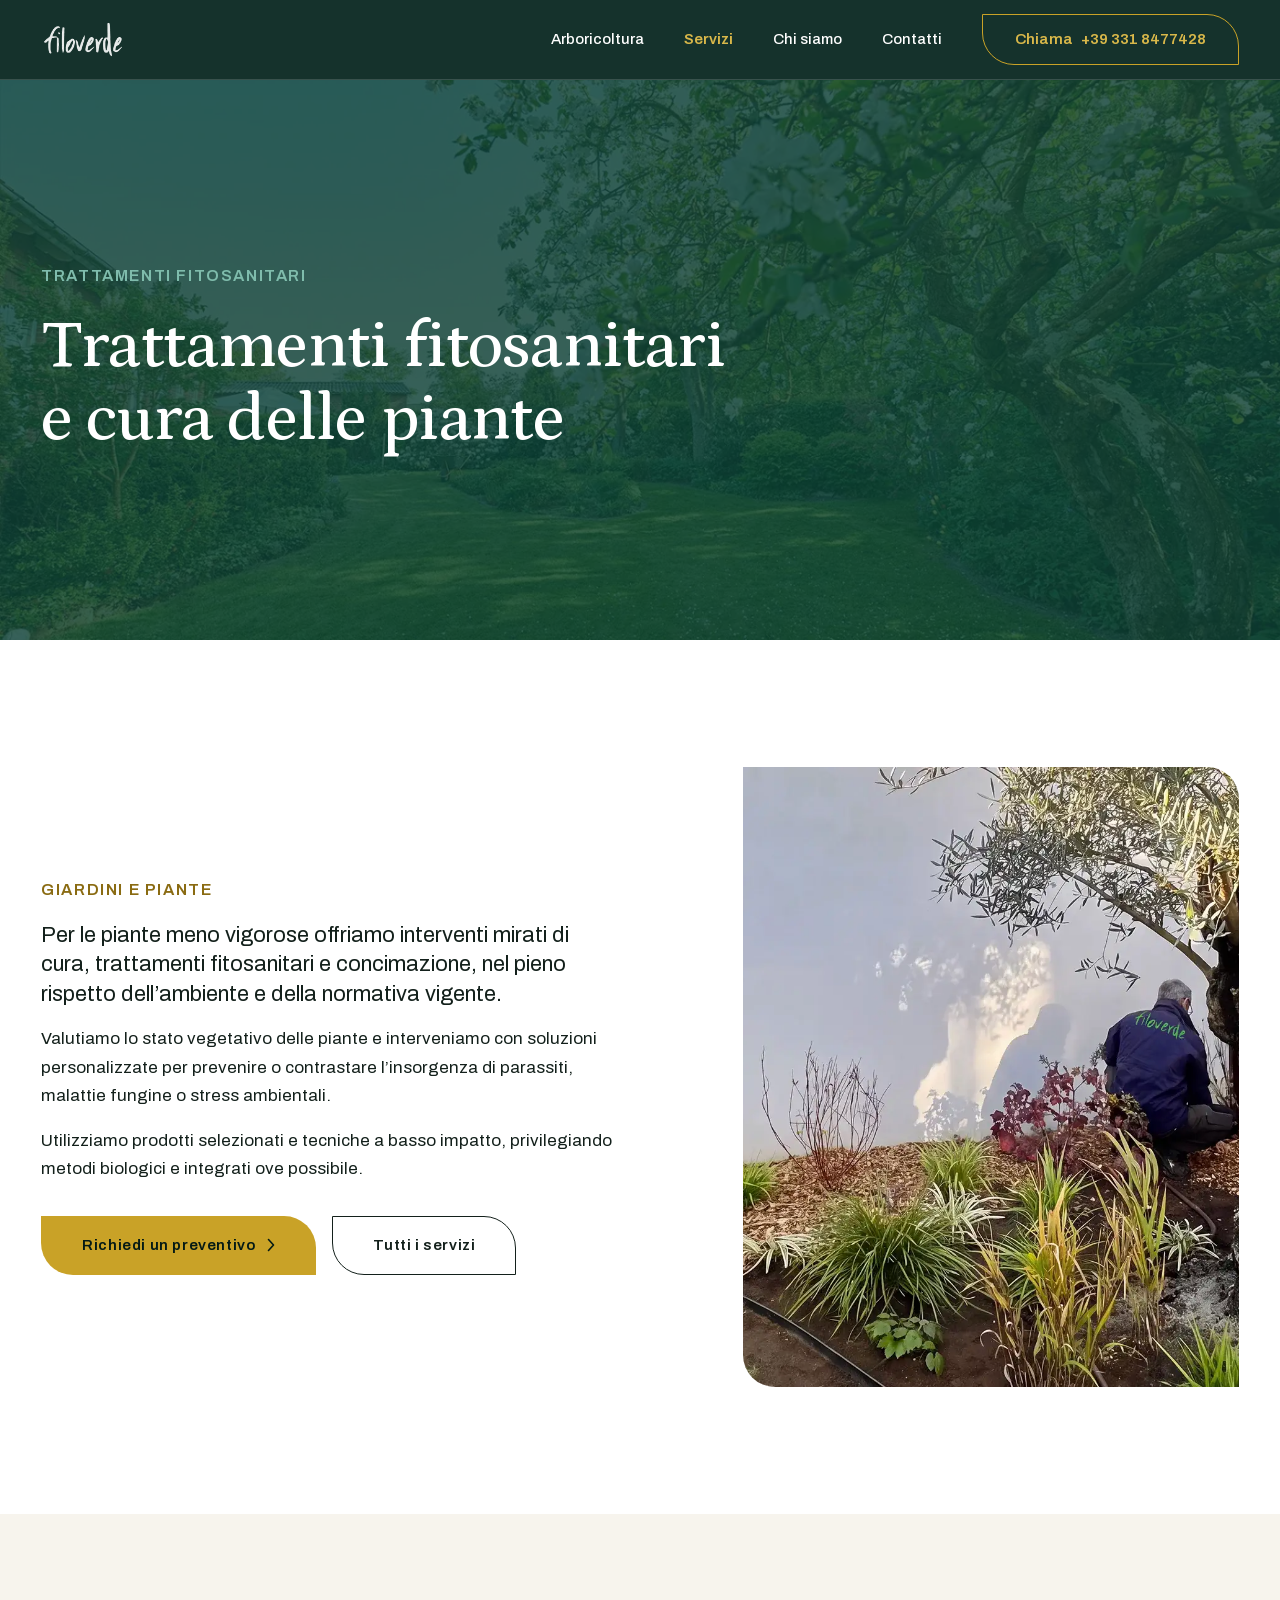
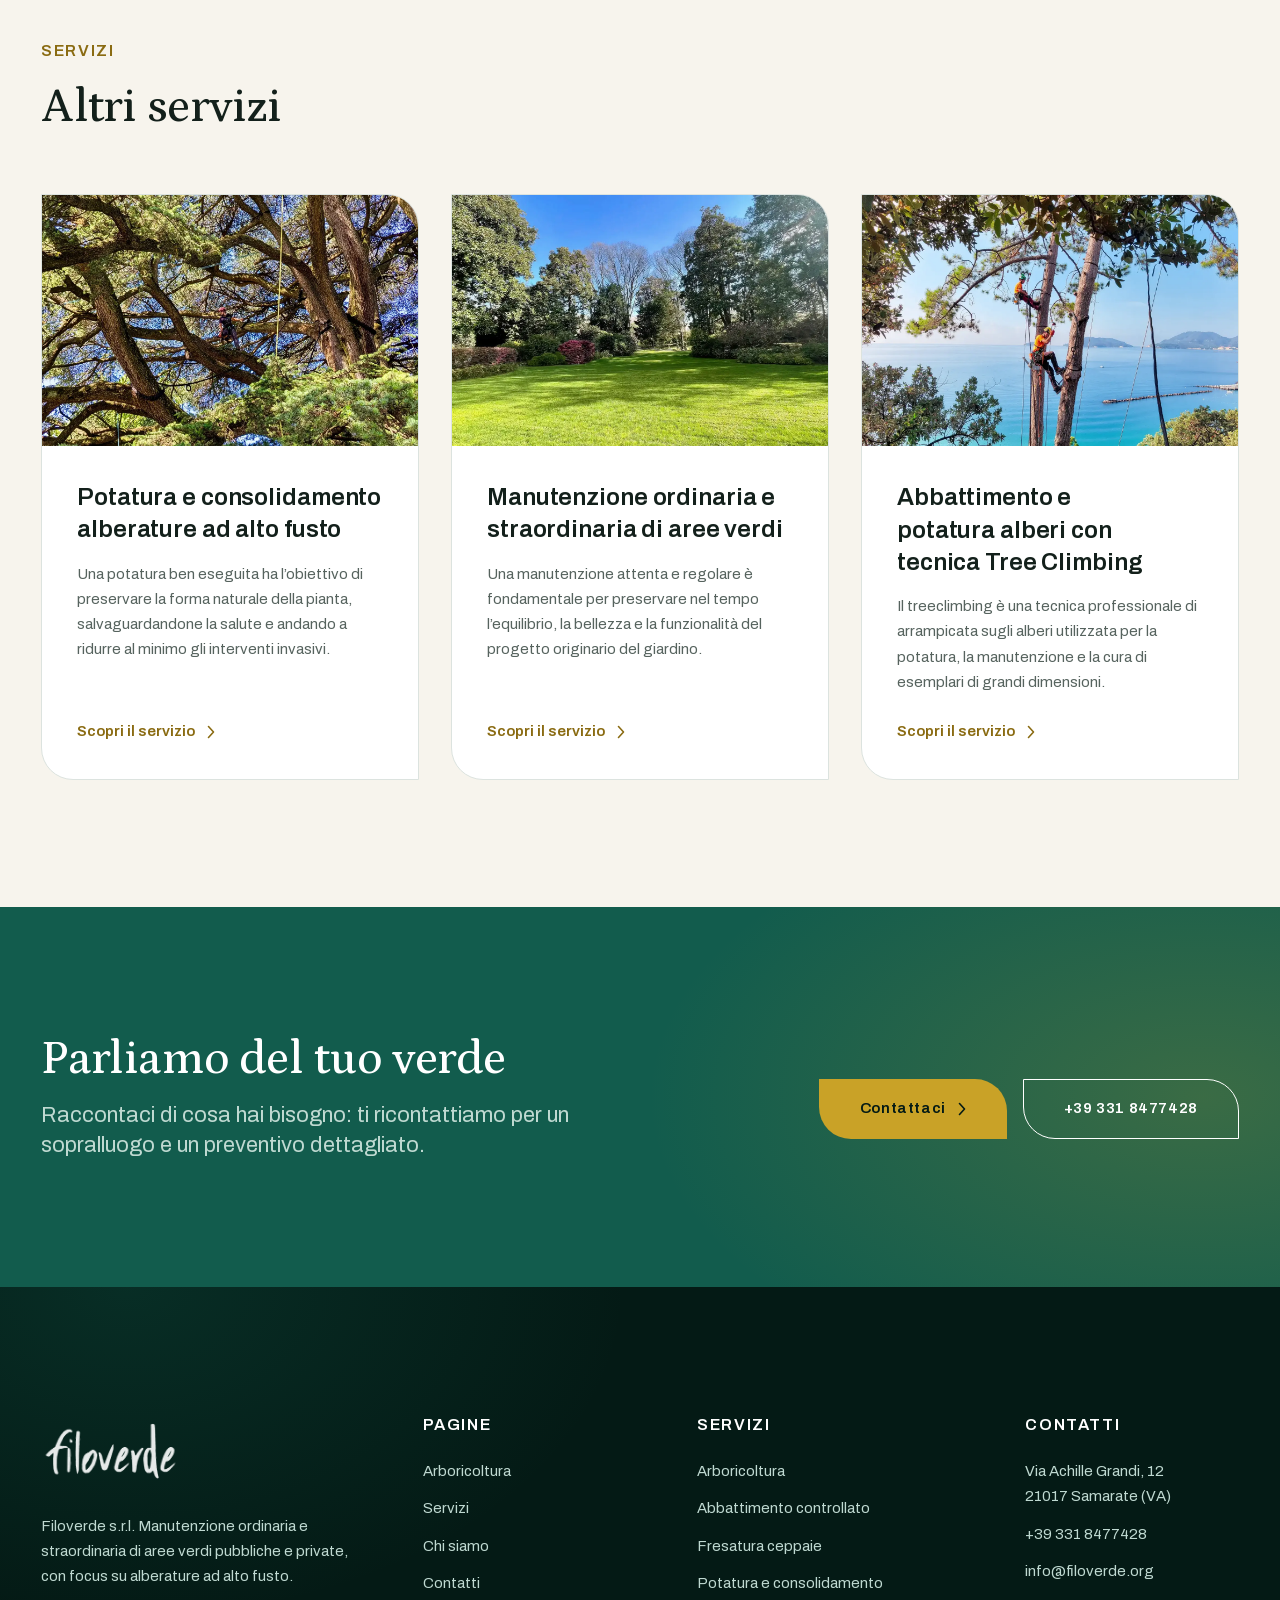
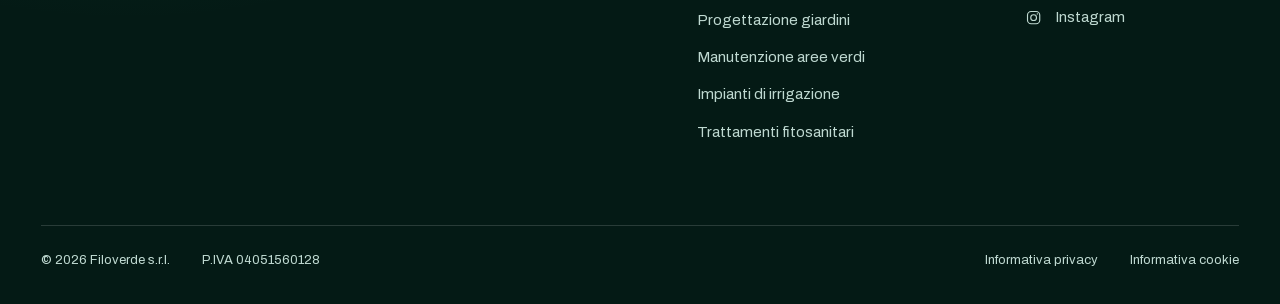
<file: mockup/trattamenti-fitosanitari.html>
<!doctype html>
<html lang="it">
<head>
<meta charset="utf-8">
<meta name="viewport" content="width=device-width, initial-scale=1, viewport-fit=cover">
<meta name="theme-color" content="#0B3F35">
<link rel="icon" type="image/png" sizes="48x48" href="assets/favicon/favicon48.png">
<link rel="icon" type="image/png" sizes="32x32" href="assets/favicon/favicon32.png">
<link rel="icon" type="image/png" sizes="16x16" href="assets/favicon/favicon16.png">
<link rel="icon" type="image/png" sizes="192x192" href="assets/favicon/favicon192.png">
<link rel="apple-touch-icon" href="assets/favicon/appletouchicon.png">
<title>Trattamenti fitosanitari e cura delle piante | Filoverde Srl</title>
<meta name="description" content="Per le piante meno vigorose offriamo interventi mirati di cura, trattamenti fitosanitari e concimazione, nel pieno rispetto dell’ambiente e della normativa v…">
<link rel="preload" href="assets/fonts/archivo-normal-latin.woff2" as="font" type="font/woff2" crossorigin>
<link rel="stylesheet" href="assets/css/fonts.css">
<link rel="stylesheet" href="assets/css/style.css">
</head>
<body>
<a class="salta-al-contenuto" href="#contenuto">Salta al contenuto</a>

<header class="testata">
  <div class="contenitore testata__riga">
    <a class="testata__logo" href="index.html" aria-label="Filoverde, torna alla home">
      <img src="assets/images/logo/logofiloverdebianco.webp" width="604" height="330" alt="Filoverde">
    </a>
    <button class="menu-toggle" type="button" aria-expanded="false" aria-controls="nav-principale" aria-label="Apri il menu"><svg class="menu-icona" viewBox="0 0 28 28" aria-hidden="true" focusable="false"><path class="menu-icona__alto" d="M5 8h18"/><path class="menu-icona__medio" d="M5 14h18"/><path class="menu-icona__basso" d="M5 20h18"/></svg></button>
    <nav class="testata__nav" id="nav-principale" aria-label="Navigazione principale">
      <ul>
        <li><a href="tree-climbing.html">Arboricoltura</a></li>
        <li><a href="servizi.html" aria-current="true">Servizi</a></li>
        <li><a href="chi-siamo.html">Chi siamo</a></li>
        <li><a href="contatti.html">Contatti</a></li>
        <li><a class="testata__tel" href="tel:+393318477428"><span class="etichetta-tel">Chiama</span> +39 331 8477428</a></li>
      </ul>
    </nav>
  </div>
</header>

<main id="contenuto">
  <section class="pagina-testata" style="position:relative;isolation:isolate;overflow:hidden">
    <img src="assets/images/foto/trattamentifitosanitari_hero.webp" width="1400" height="933" alt="" aria-hidden="true" style="position:absolute;inset:0;width:100%;height:100%;object-fit:cover;z-index:-2">
    <div aria-hidden="true" style="position:absolute;inset:0;z-index:-1;background:var(--verde-800);opacity:.82"></div>
    <div class="contenitore" data-reveal>
      <nav class="briciole" aria-label="Percorso">Trattamenti fitosanitari</nav>
      <h1>Trattamenti fitosanitari e cura delle piante</h1>
    </div>
  </section>

  <section class="sezione">
    <div class="contenitore duecolonne">
      <div class="servizio__testo" data-reveal>
        <p class="etichetta">Giardini e piante</p>
        <p class="apertura">Per le piante meno vigorose offriamo interventi mirati di cura, trattamenti fitosanitari e concimazione, nel pieno rispetto dell’ambiente e della normativa vigente.</p>
        <p>Valutiamo lo stato vegetativo delle piante e interveniamo con soluzioni personalizzate per prevenire o contrastare l’insorgenza di parassiti, malattie fungine o stress ambientali.</p>
        <p>Utilizziamo prodotti selezionati e tecniche a basso impatto, privilegiando metodi biologici e integrati ove possibile.</p>
        <div class="azioni">
          <a class="btn btn--primario" href="contatti.html">Richiedi un preventivo <svg class="freccia" viewBox="0 0 8 14" aria-hidden="true" focusable="false"><path d="M1.5 1.5 6.5 7l-5 5.5"/></svg></a>
          <a class="btn btn--fantasma" href="servizi.html">Tutti i servizi</a>
        </div>
      </div>
      <div class="ritratto" data-reveal><img src="assets/images/foto/trattamentifitosanitari.webp" width="1500" height="1000" alt="Olivo e aiuola mediterranea a ridosso di un muro bianco"></div>
    </div>
  </section>

  <section class="sezione sezione--chiara">
    <div class="contenitore">
      <div class="intro" data-reveal>
        <p class="etichetta">Servizi</p>
        <h2>Altri servizi</h2>
      </div>
      <div class="griglia scaglionato">
        <article class="scheda">
          <div class="scheda__media"><img src="assets/images/foto/potatura_consolidamento_altofusto.webp" width="1400" height="933" alt="Arboricoltore tra le grandi branche di un cedro, assicurato alle funi" loading="lazy"></div>
          <div class="scheda__corpo">
            <h3><a class="scheda__titolo" href="potatura-consolidamento.html">Potatura e consolidamento alberature ad alto fusto</a></h3>
            <p>Una potatura ben eseguita ha l’obiettivo di preservare la forma naturale della pianta, salvaguardandone la salute e andando a ridurre al minimo gli interventi invasivi.</p>
            <span class="scheda__vai" aria-hidden="true">Scopri il servizio <svg class="freccia" viewBox="0 0 8 14" aria-hidden="true" focusable="false"><path d="M1.5 1.5 6.5 7l-5 5.5"/></svg></span>
          </div>
        </article>
        <article class="scheda">
          <div class="scheda__media"><img src="assets/images/foto/manutenzione_areeverdi_hero.webp" width="1400" height="933" alt="Ampio prato curato tra alberature mature e arbusti fioriti" loading="lazy"></div>
          <div class="scheda__corpo">
            <h3><a class="scheda__titolo" href="manutenzione-aree-verdi.html">Manutenzione ordinaria e straordinaria di aree verdi</a></h3>
            <p>Una manutenzione attenta e regolare è fondamentale per preservare nel tempo l’equilibrio, la bellezza e la funzionalità del progetto originario del giardino.</p>
            <span class="scheda__vai" aria-hidden="true">Scopri il servizio <svg class="freccia" viewBox="0 0 8 14" aria-hidden="true" focusable="false"><path d="M1.5 1.5 6.5 7l-5 5.5"/></svg></span>
          </div>
        </article>
        <article class="scheda">
          <div class="scheda__media"><img src="assets/images/foto/treeclimbing_hero_mare.webp" width="1400" height="900" alt="Arboricoltore in tree climbing sulla chioma di un pino, con il mare sullo sfondo" loading="lazy"></div>
          <div class="scheda__corpo">
            <h3><a class="scheda__titolo" href="tree-climbing.html">Abbattimento e potatura alberi con tecnica Tree Climbing</a></h3>
            <p>Il treeclimbing è una tecnica professionale di arrampicata sugli alberi utilizzata per la potatura, la manutenzione e la cura di esemplari di grandi dimensioni.</p>
            <span class="scheda__vai" aria-hidden="true">Scopri il servizio <svg class="freccia" viewBox="0 0 8 14" aria-hidden="true" focusable="false"><path d="M1.5 1.5 6.5 7l-5 5.5"/></svg></span>
          </div>
        </article>
      </div>
    </div>
  </section>

  <section class="fascia-cta">
    <div class="contenitore">
      <div>
        <h2>Parliamo del tuo verde</h2>
        <p>Raccontaci di cosa hai bisogno: ti ricontattiamo per un sopralluogo e un preventivo dettagliato.</p>
      </div>
      <div class="fascia-cta__azioni azioni">
        <a class="btn btn--primario" href="contatti.html">Contattaci <svg class="freccia" viewBox="0 0 8 14" aria-hidden="true" focusable="false"><path d="M1.5 1.5 6.5 7l-5 5.5"/></svg></a>
        <a class="btn btn--fantasma" href="tel:+393318477428">+39 331 8477428</a>
      </div>
    </div>
  </section>

</main>

<footer class="pie">
  <div class="contenitore">
    <div class="pie__griglia">
      <div>
        <img class="pie__logo" src="assets/images/logo/logofiloverdebianco.webp" width="604" height="330" alt="Filoverde" loading="lazy">
        <p>Filoverde s.r.l. Manutenzione ordinaria e straordinaria di aree verdi pubbliche e private, con focus su alberature ad alto fusto.</p>
      </div>
      <div>
        <h3>Pagine</h3>
        <ul>
          <li><a href="tree-climbing.html">Arboricoltura</a></li>
          <li><a href="servizi.html">Servizi</a></li>
          <li><a href="chi-siamo.html">Chi siamo</a></li>
          <li><a href="contatti.html">Contatti</a></li>
        </ul>
      </div>
      <div>
        <h3>Servizi</h3>
        <ul class="pie__servizi">
          <li><a href="tree-climbing.html">Arboricoltura</a></li>
          <li><a href="abbattimento-controllato.html">Abbattimento controllato</a></li>
          <li><a href="fresatura-ceppaie.html">Fresatura ceppaie</a></li>
          <li><a href="potatura-consolidamento.html">Potatura e consolidamento</a></li>
          <li><a href="progettazione-giardini.html">Progettazione giardini</a></li>
          <li><a href="manutenzione-aree-verdi.html">Manutenzione aree verdi</a></li>
          <li><a href="impianti-irrigazione.html">Impianti di irrigazione</a></li>
          <li><a href="trattamenti-fitosanitari.html">Trattamenti fitosanitari</a></li>
        </ul>
      </div>
      <div>
        <h3>Contatti</h3>
        <ul>
          <li><a href="https://www.google.it/maps/place/Via+Achille+Grandi,+12,+21017+Samarate+VA/@45.6338432,8.7834345,17z/data=!3m1!4b1!4m6!3m5!1s0x47868a1aed6e4475:0x89fbb16073cb19a6!8m2!3d45.6338432!4d8.7860094!16s%2Fg%2F11c196dpxr?entry=ttu&amp;g_ep=EgoyMDI2MTAwNy4wIKXMDSoASAFQAw%3D%3D" target="_blank" rel="noopener noreferrer">Via Achille Grandi, 12<br>21017 Samarate (VA)<span class="sr-only"> (apre Google Maps in una nuova scheda)</span></a></li>
          <li><a href="tel:+393318477428">+39 331 8477428</a></li>
          <li><a href="mailto:info@filoverde.org">info@filoverde.org</a></li>
          <li><a class="social" href="https://www.instagram.com/filoverdesrl/" target="_blank" rel="noopener noreferrer"><svg class="social__icona" viewBox="0 0 24 24" aria-hidden="true" focusable="false"><rect x="3.5" y="3.5" width="17" height="17" rx="5"/><circle cx="12" cy="12" r="4"/><circle class="social__punto" cx="17.2" cy="6.8" r="1"/></svg> Instagram<span class="sr-only"> (si apre in una nuova scheda)</span></a></li>
        </ul>
      </div>
    </div>
    <div class="pie__legale">
      <span>&copy; 2026 Filoverde s.r.l.</span>
      <span>P.IVA 04051560128</span>
      <ul class="pie__link"><li><a href="https://www.filoverde.org/informativa-sulla-privacy" target="_blank" rel="noopener noreferrer">Informativa privacy</a></li><li><a href="https://www.filoverde.org/informativa-sui-cookie" target="_blank" rel="noopener noreferrer">Informativa cookie</a></li></ul>
    </div>
  </div>
</footer>

<script src="assets/js/nav.js"></script>
</body>
</html>
</file>
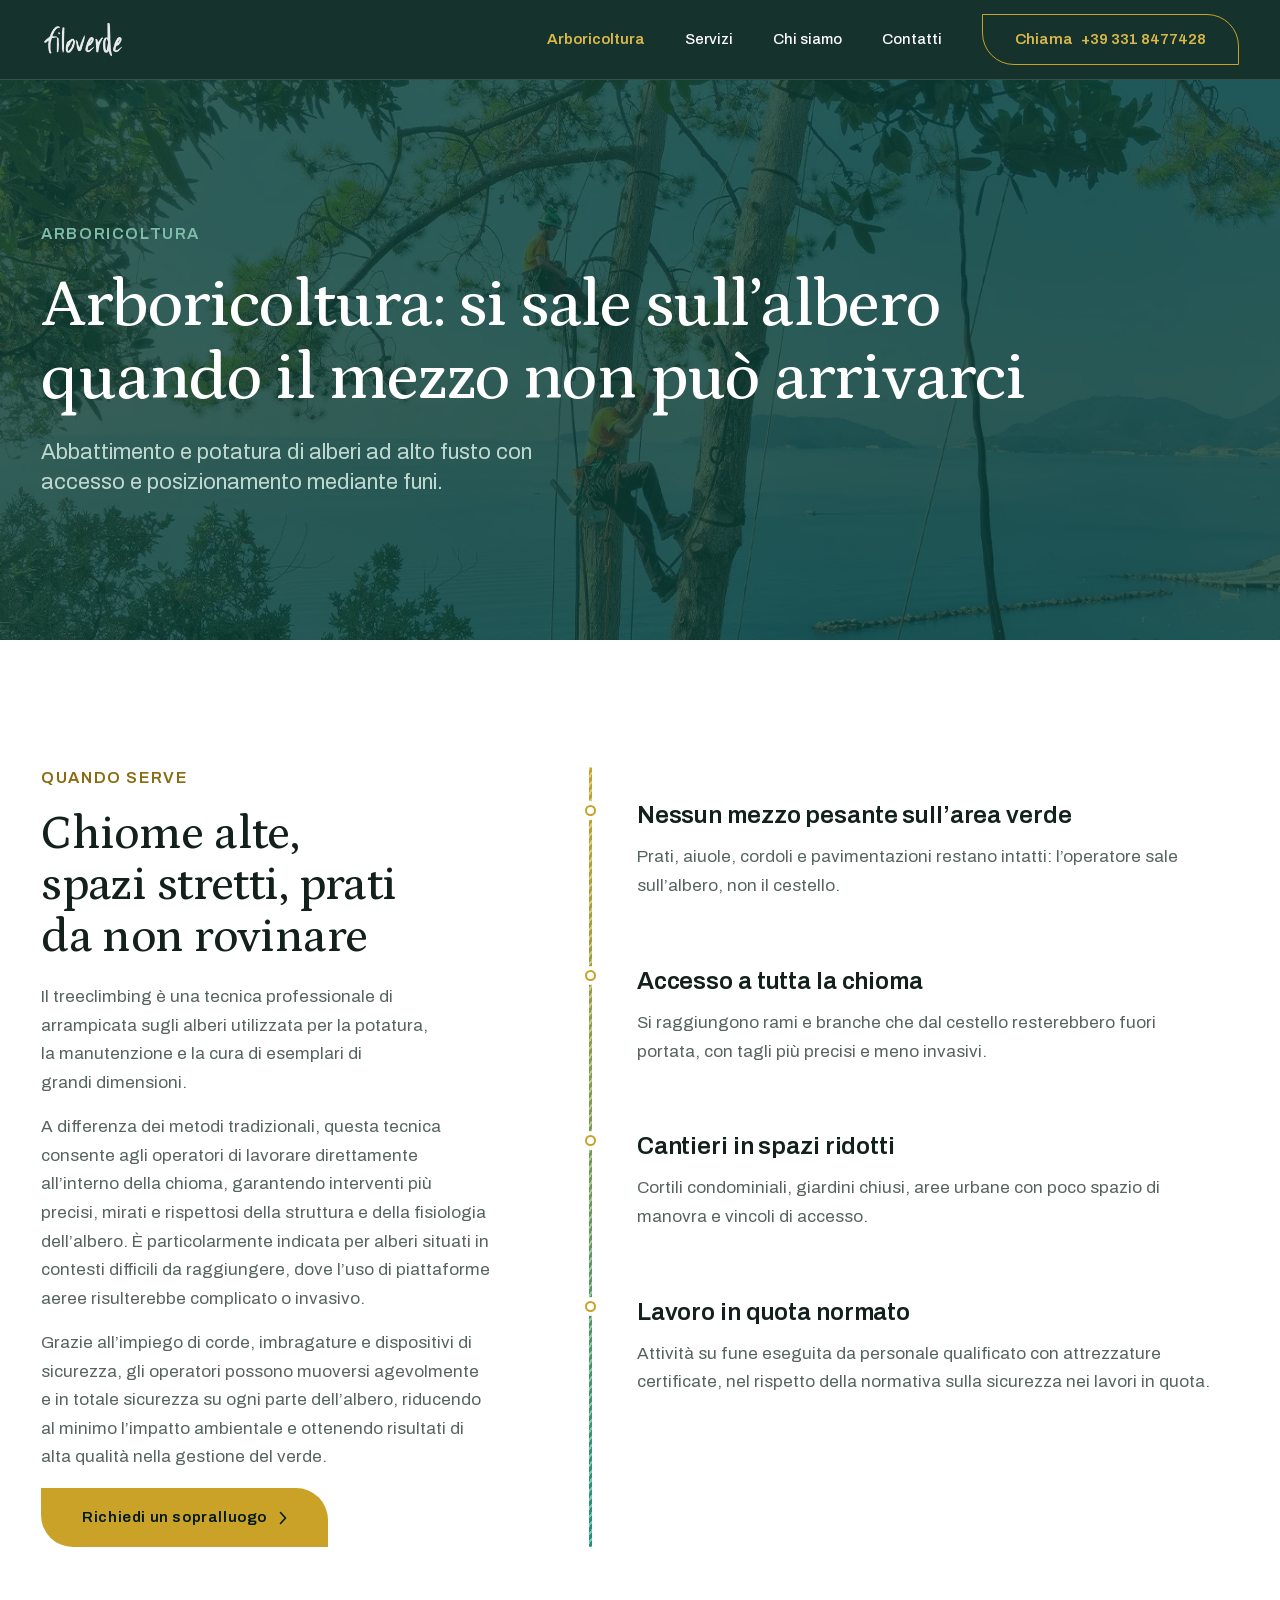
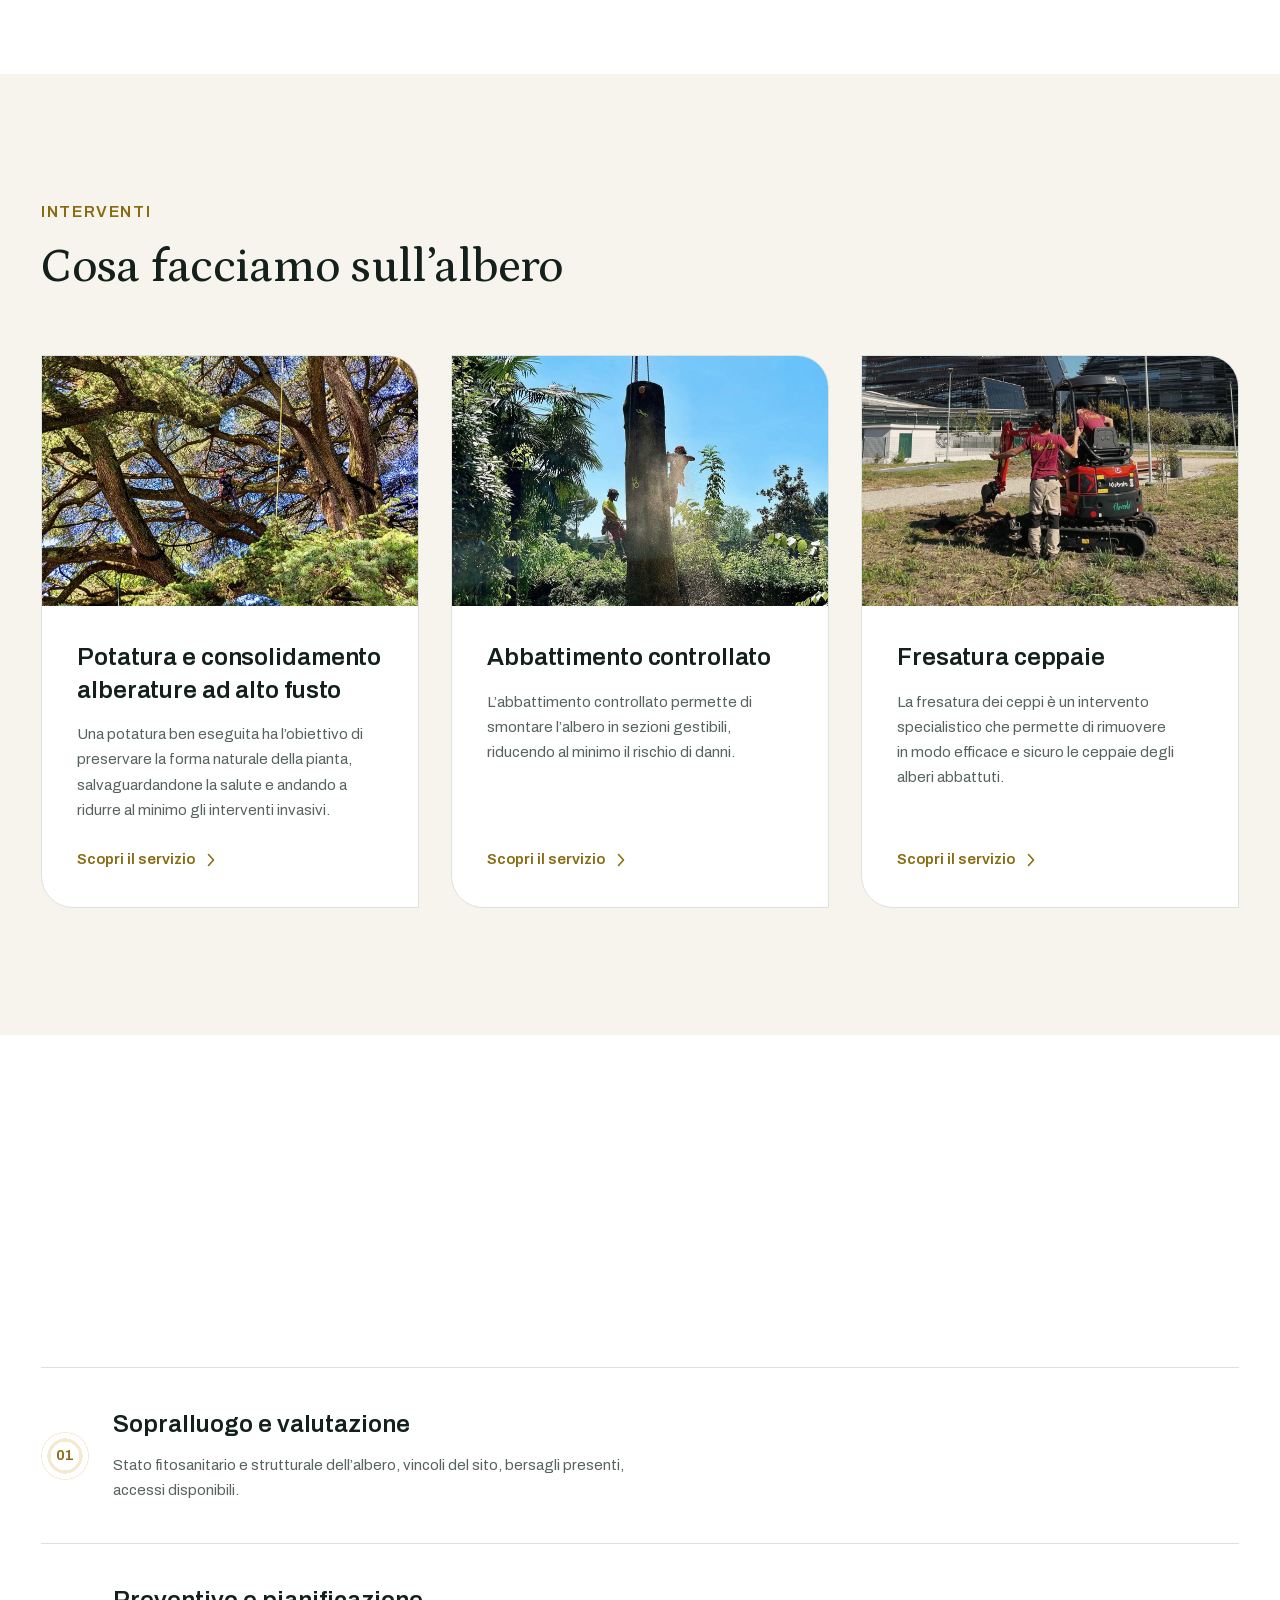
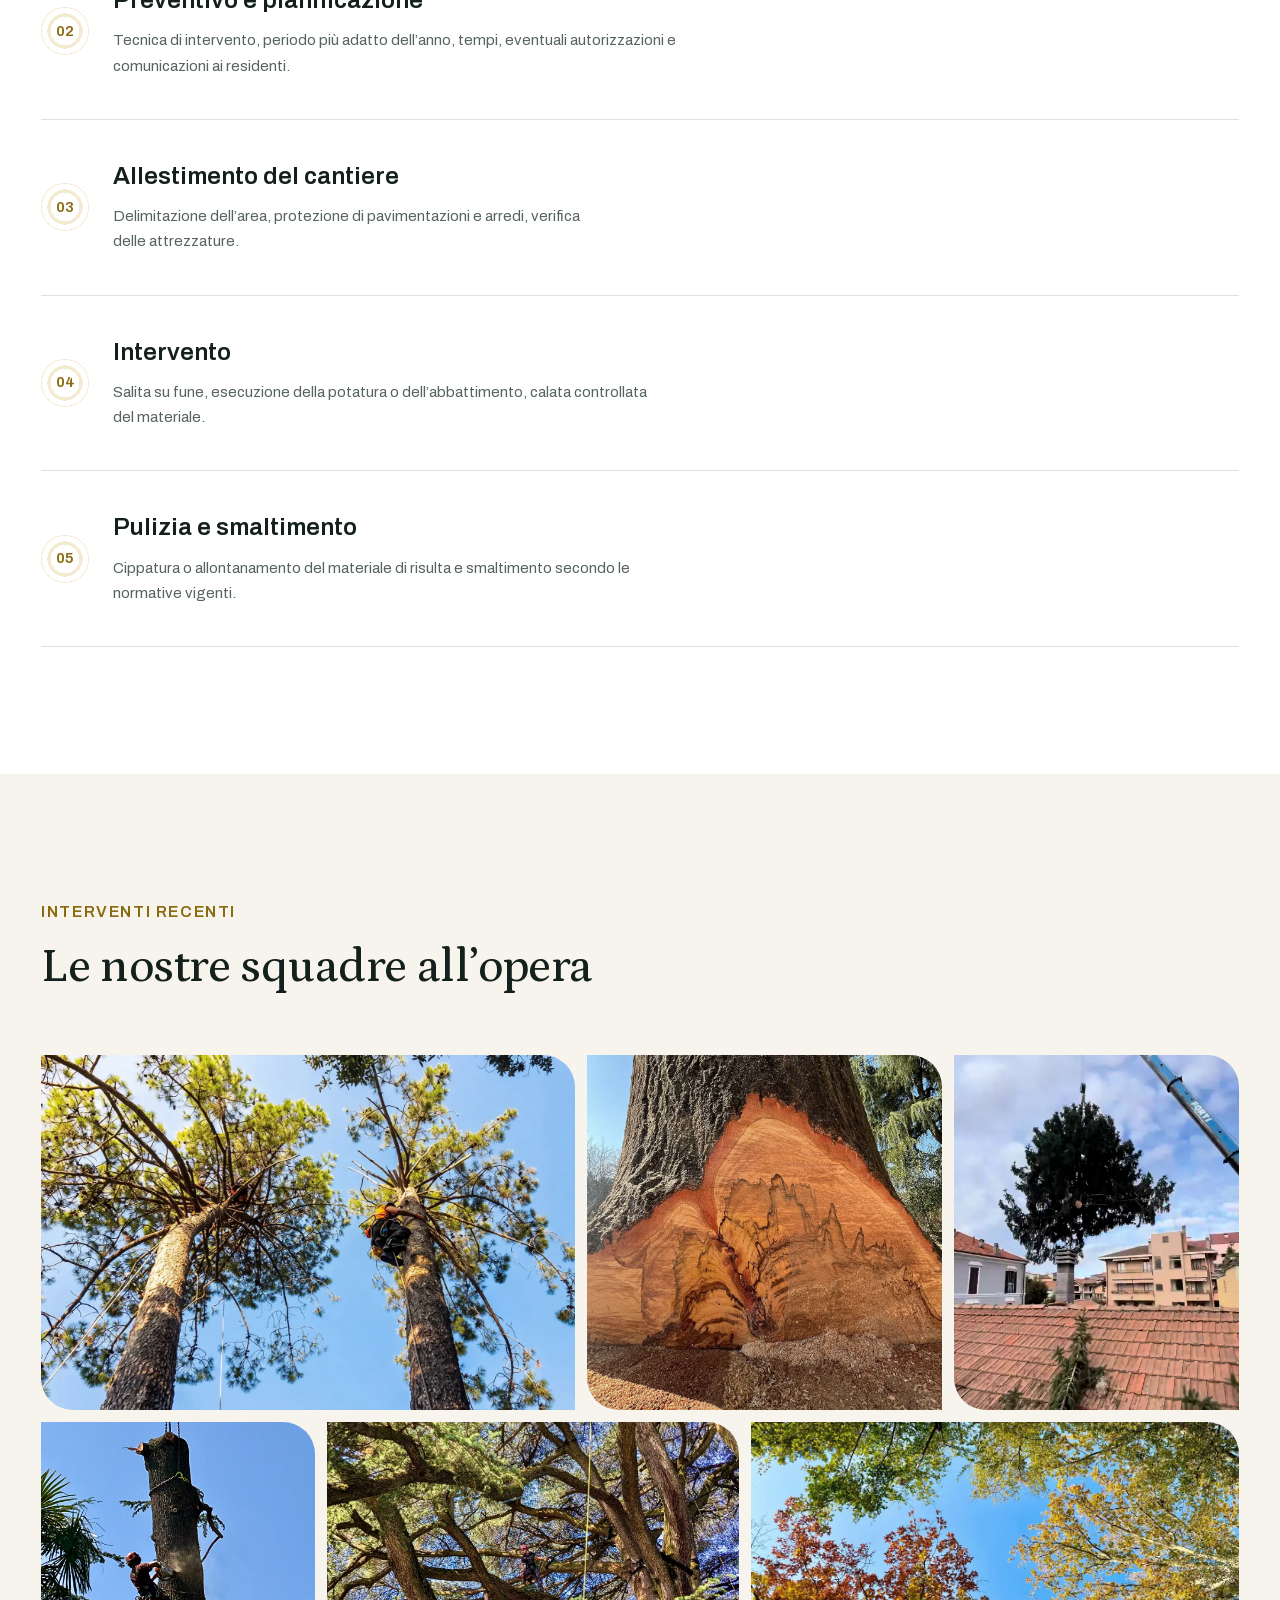
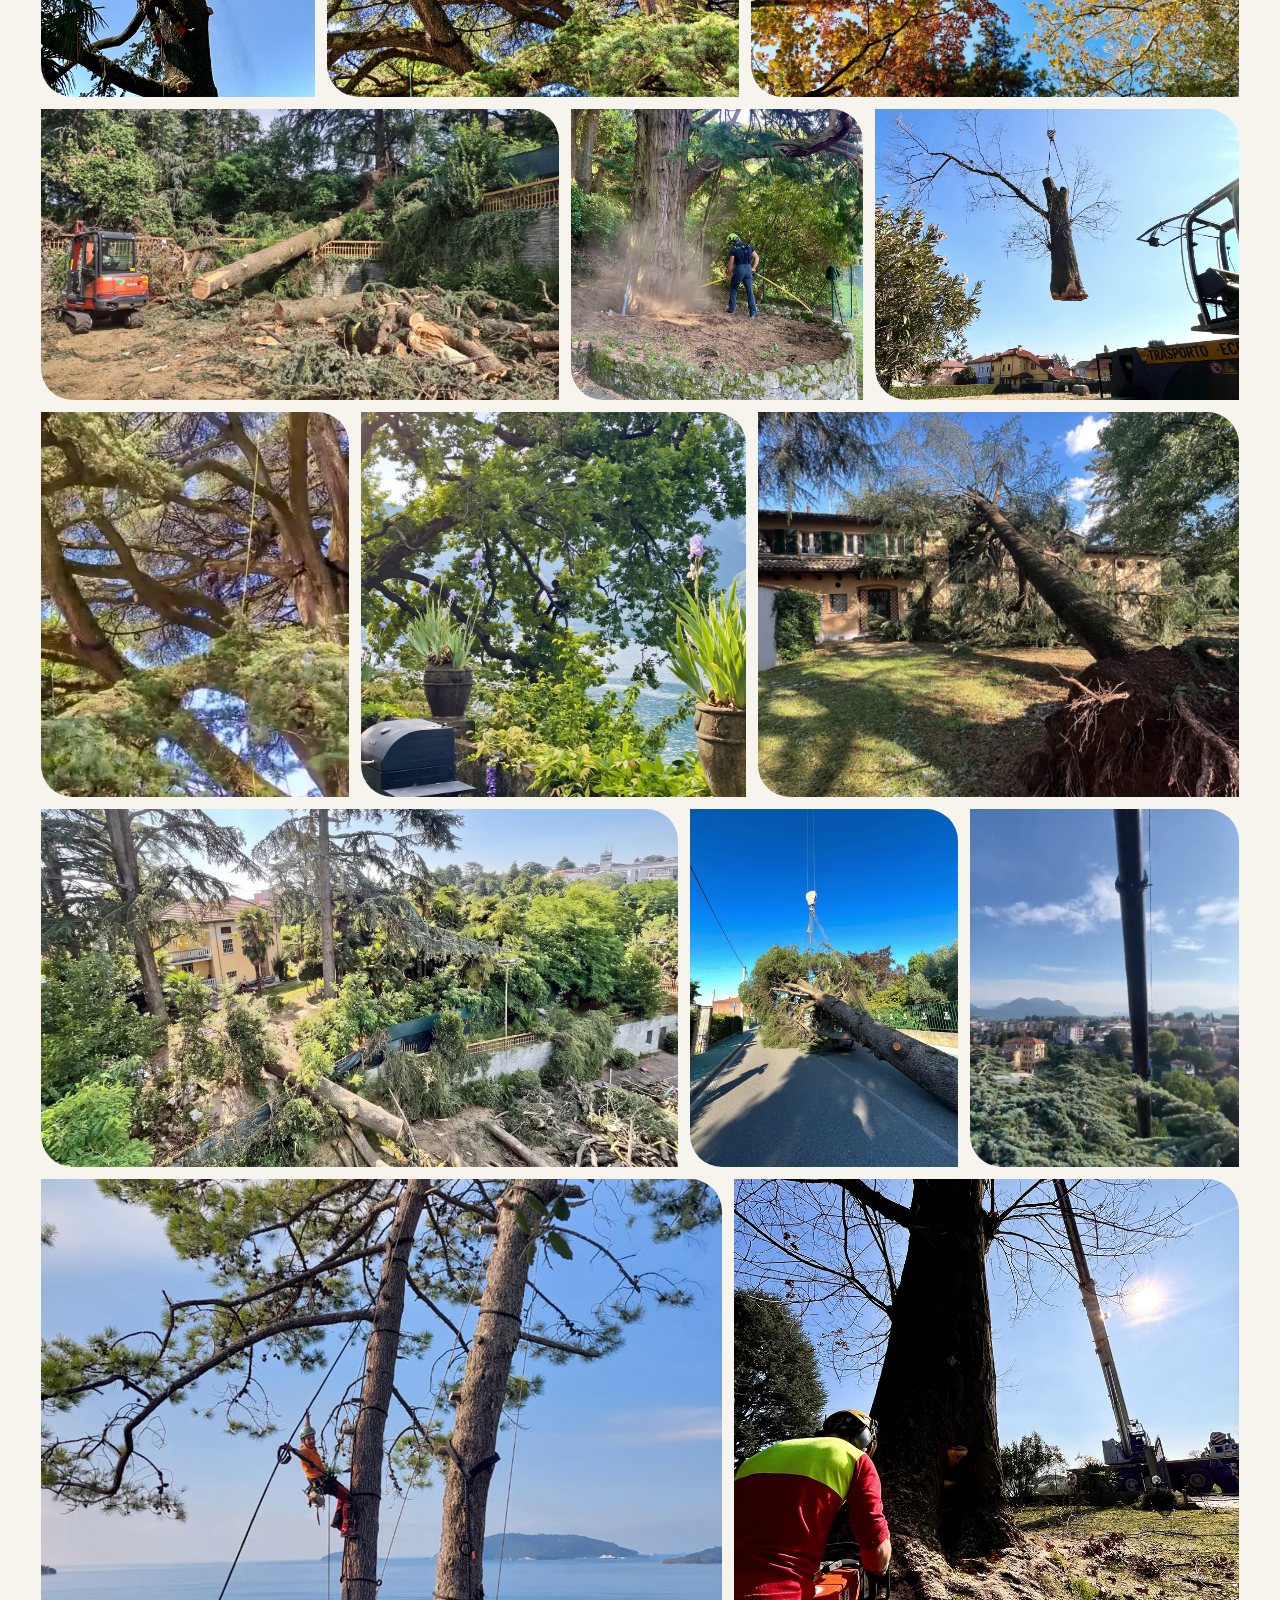
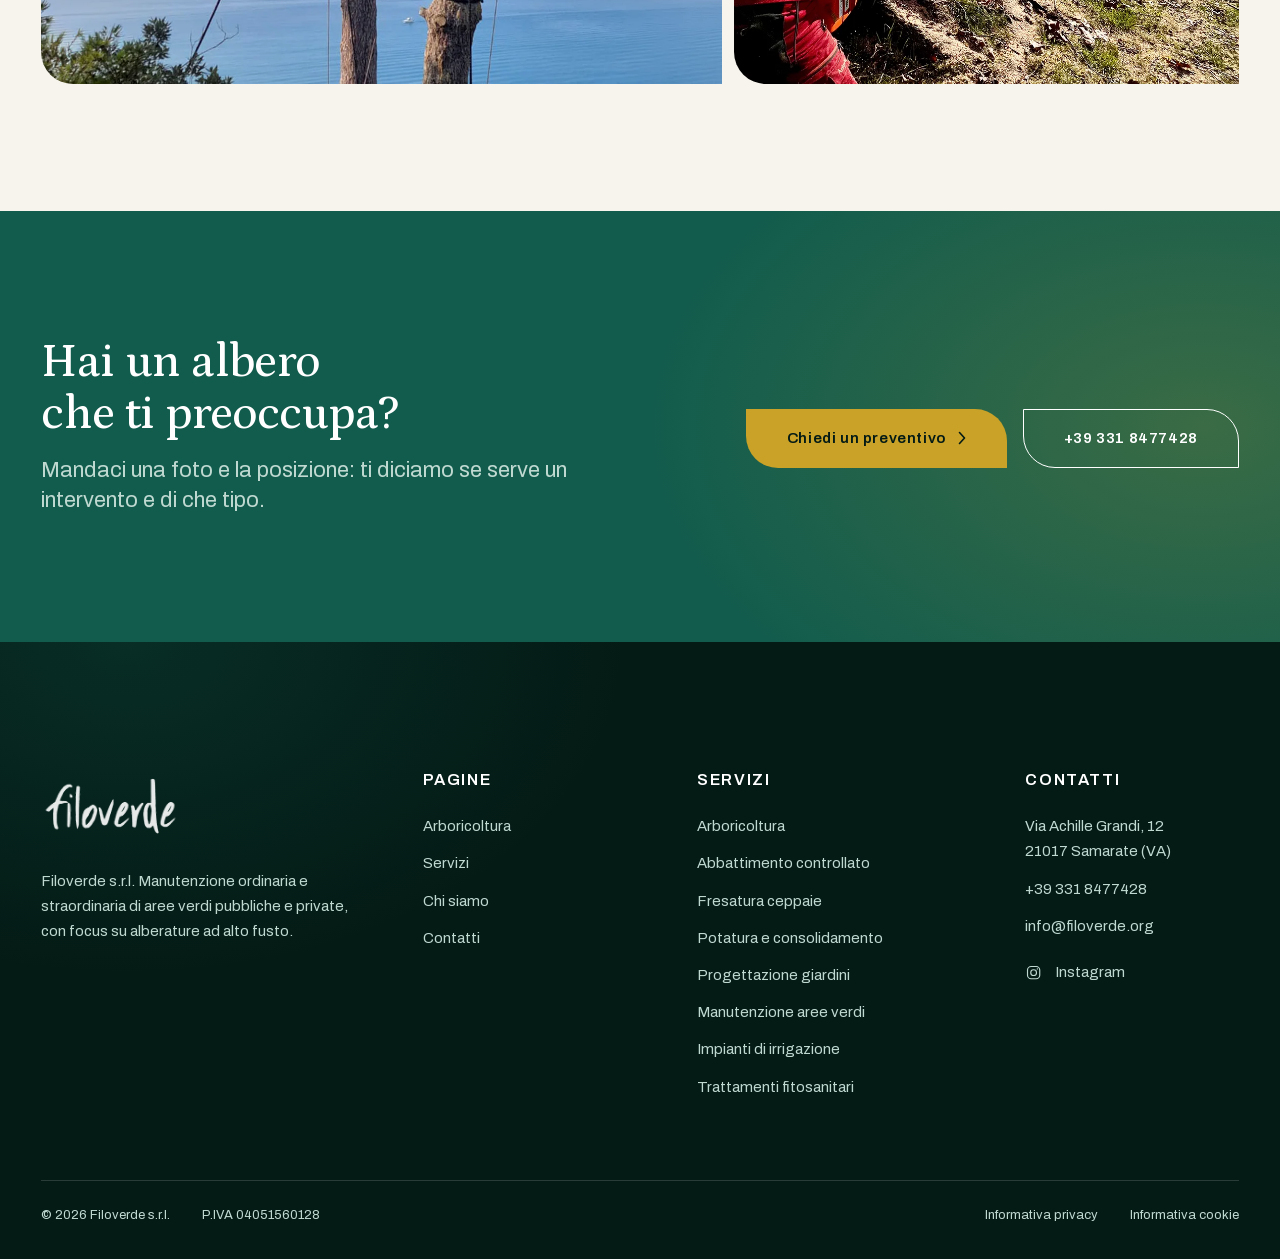
<file: mockup/tree-climbing.html>
<!doctype html>
<html lang="it">
<head>
<meta charset="utf-8">
<meta name="viewport" content="width=device-width, initial-scale=1, viewport-fit=cover">
<meta name="theme-color" content="#0B3F35">
<link rel="icon" type="image/png" sizes="48x48" href="assets/favicon/favicon48.png">
<link rel="icon" type="image/png" sizes="32x32" href="assets/favicon/favicon32.png">
<link rel="icon" type="image/png" sizes="16x16" href="assets/favicon/favicon16.png">
<link rel="icon" type="image/png" sizes="192x192" href="assets/favicon/favicon192.png">
<link rel="apple-touch-icon" href="assets/favicon/appletouchicon.png">
<title>Arboricoltura | Potatura e abbattimento controllato | Filoverde Srl</title>
<meta name="description" content="Potatura e abbattimento controllato di alberi ad alto fusto con tecnica di tree climbing: nessun mezzo pesante sul prato, accesso a chiome difficili, smontaggio sezionato con rigging.">
<link rel="preload" href="assets/fonts/archivo-normal-latin.woff2" as="font" type="font/woff2" crossorigin>
<link rel="stylesheet" href="assets/css/fonts.css">
<link rel="stylesheet" href="assets/css/style.css">
</head>
<body>
<a class="salta-al-contenuto" href="#contenuto">Salta al contenuto</a>

<header class="testata">
  <div class="contenitore testata__riga">
    <a class="testata__logo" href="index.html" aria-label="Filoverde, torna alla home">
      <img src="assets/images/logo/logofiloverdebianco.webp" width="604" height="330" alt="Filoverde">
    </a>
    <button class="menu-toggle" type="button" aria-expanded="false" aria-controls="nav-principale" aria-label="Apri il menu"><svg class="menu-icona" viewBox="0 0 28 28" aria-hidden="true" focusable="false"><path class="menu-icona__alto" d="M5 8h18"/><path class="menu-icona__medio" d="M5 14h18"/><path class="menu-icona__basso" d="M5 20h18"/></svg></button>
    <nav class="testata__nav" id="nav-principale" aria-label="Navigazione principale">
      <ul>
        <li><a href="tree-climbing.html" aria-current="page">Arboricoltura</a></li>
        <li><a href="servizi.html">Servizi</a></li>
        <li><a href="chi-siamo.html">Chi siamo</a></li>
        <li><a href="contatti.html">Contatti</a></li>
        <li><a class="testata__tel" href="tel:+393318477428"><span class="etichetta-tel">Chiama</span> +39 331 8477428</a></li>
      </ul>
    </nav>
  </div>
</header>

<main id="contenuto">

  <section class="pagina-testata" style="position:relative;isolation:isolate;overflow:hidden">
    <img src="assets/images/foto/treeclimbing_hero_mare.webp" width="1400" height="900" alt="" aria-hidden="true" style="position:absolute;inset:0;width:100%;height:100%;object-fit:cover;z-index:-2">
    <div aria-hidden="true" style="position:absolute;inset:0;z-index:-1;background:var(--verde-800);opacity:.82"></div>
    <div class="contenitore" data-reveal>
      <nav class="briciole" aria-label="Percorso">Arboricoltura</nav>
      <h1>Arboricoltura: si sale sull&rsquo;albero quando il mezzo non pu&ograve; arrivarci</h1>
      <p>Abbattimento e potatura di alberi ad alto fusto con accesso e posizionamento mediante funi.</p>
    </div>
  </section>

  <section class="sezione">
    <div class="contenitore filo">
      <div class="filo__testo">
        <p class="etichetta">Quando serve</p>
        <h2>Chiome alte, spazi stretti, prati da non rovinare</h2>
        <p>Il treeclimbing è una tecnica professionale di arrampicata sugli alberi utilizzata per la potatura, la manutenzione e la cura di esemplari di grandi dimensioni.</p>
        <p>A differenza dei metodi tradizionali, questa tecnica consente agli operatori di lavorare direttamente all’interno della chioma, garantendo interventi più precisi, mirati e rispettosi della struttura e della fisiologia dell’albero. È particolarmente indicata per alberi situati in contesti difficili da raggiungere, dove l’uso di piattaforme aeree risulterebbe complicato o invasivo.</p>
        <p>Grazie all’impiego di corde, imbragature e dispositivi di sicurezza, gli operatori possono muoversi agevolmente e in totale sicurezza su ogni parte dell’albero, riducendo al minimo l’impatto ambientale e ottenendo risultati di alta qualità nella gestione del verde.</p>
        <p><a class="btn btn--primario" href="contatti.html">Richiedi un sopralluogo <svg class="freccia" viewBox="0 0 8 14" aria-hidden="true" focusable="false"><path d="M1.5 1.5 6.5 7l-5 5.5"/></svg></a></p>
      </div>
      <ul class="filo__elenco scaglionato" data-reveal>
        <span class="corda" aria-hidden="true"></span>
        <li class="filo__voce">
          <h3>Nessun mezzo pesante sull&rsquo;area verde</h3>
          <p>Prati, aiuole, cordoli e pavimentazioni restano intatti: l&rsquo;operatore sale sull&rsquo;albero, non il cestello.</p>
        </li>
        <li class="filo__voce">
          <h3>Accesso a tutta la chioma</h3>
          <p>Si raggiungono rami e branche che dal cestello resterebbero fuori portata, con tagli pi&ugrave; precisi e meno invasivi.</p>
        </li>
        <li class="filo__voce">
          <h3>Cantieri in spazi ridotti</h3>
          <p>Cortili condominiali, giardini chiusi, aree urbane con poco spazio di manovra e vincoli di accesso.</p>
        </li>
        <li class="filo__voce">
          <h3>Lavoro in quota normato</h3>
          <p>Attivit&agrave; su fune eseguita da personale qualificato con attrezzature certificate, nel rispetto della normativa sulla sicurezza nei lavori in quota.</p>
        </li>
      </ul>
    </div>
  </section>

  <section class="sezione sezione--chiara">
    <div class="contenitore">
      <div class="intro" data-reveal>
        <p class="etichetta">Interventi</p>
        <h2>Cosa facciamo sull&rsquo;albero</h2>
      </div>
      <div class="griglia scaglionato">
        <article class="scheda">
          <div class="scheda__media"><img src="assets/images/foto/potatura_consolidamento_altofusto.webp" width="1400" height="933" alt="Arboricoltore tra le grandi branche di un cedro, assicurato alle funi" loading="lazy"></div>
          <div class="scheda__corpo">
            <h3><a class="scheda__titolo" href="potatura-consolidamento.html">Potatura e consolidamento alberature ad alto fusto</a></h3>
            <p>Una potatura ben eseguita ha l’obiettivo di preservare la forma naturale della pianta, salvaguardandone la salute e andando a ridurre al minimo gli interventi invasivi.</p>
            <span class="scheda__vai" aria-hidden="true">Scopri il servizio <svg class="freccia" viewBox="0 0 8 14" aria-hidden="true" focusable="false"><path d="M1.5 1.5 6.5 7l-5 5.5"/></svg></span>
          </div>
        </article>
        <article class="scheda">
          <div class="scheda__media"><img src="assets/images/foto/abbattimento_controllato_hero.webp" width="1500" height="1000" alt="Due arboricoltori sezionano il fusto di un grande albero imbragato alla gru" loading="lazy"></div>
          <div class="scheda__corpo">
            <h3><a class="scheda__titolo" href="abbattimento-controllato.html">Abbattimento controllato</a></h3>
            <p>L’abbattimento controllato permette di smontare l’albero in sezioni gestibili, riducendo al minimo il rischio di danni.</p>
            <span class="scheda__vai" aria-hidden="true">Scopri il servizio <svg class="freccia" viewBox="0 0 8 14" aria-hidden="true" focusable="false"><path d="M1.5 1.5 6.5 7l-5 5.5"/></svg></span>
          </div>
        </article>
        <article class="scheda">
          <div class="scheda__media"><img src="assets/images/foto/fresatura_ceppaie_scheda.webp" width="1200" height="800" alt="Squadra Filoverde al lavoro con il miniescavatore per la rimozione di un ceppo in un parco" loading="lazy"></div>
          <div class="scheda__corpo">
            <h3><a class="scheda__titolo" href="fresatura-ceppaie.html">Fresatura ceppaie</a></h3>
            <p>La fresatura dei ceppi è un intervento specialistico che permette di rimuovere in modo efficace e sicuro le ceppaie degli alberi abbattuti.</p>
            <span class="scheda__vai" aria-hidden="true">Scopri il servizio <svg class="freccia" viewBox="0 0 8 14" aria-hidden="true" focusable="false"><path d="M1.5 1.5 6.5 7l-5 5.5"/></svg></span>
          </div>
        </article>
      </div>
    </div>
  </section>

  <section class="sezione">
    <div class="contenitore">
      <div class="intro" data-reveal>
        <p class="etichetta">Come si svolge un intervento</p>
        <h2>Dal sopralluogo al cantiere pulito</h2>
      </div>
      <div class="indice scaglionato">
        <div class="indice__voce">
          <span class="indice__anelli"><span class="indice__num">01</span></span>
          <span>
            <span class="indice__titolo"><strong>Sopralluogo e valutazione</strong></span>
            <p>Stato fitosanitario e strutturale dell&rsquo;albero, vincoli del sito, bersagli presenti, accessi disponibili.</p>
          </span>
        </div>
        <div class="indice__voce">
          <span class="indice__anelli"><span class="indice__num">02</span></span>
          <span>
            <span class="indice__titolo"><strong>Preventivo e pianificazione</strong></span>
            <p>Tecnica di intervento, periodo pi&ugrave; adatto dell&rsquo;anno, tempi, eventuali autorizzazioni e comunicazioni ai residenti.</p>
          </span>
        </div>
        <div class="indice__voce">
          <span class="indice__anelli"><span class="indice__num">03</span></span>
          <span>
            <span class="indice__titolo"><strong>Allestimento del cantiere</strong></span>
            <p>Delimitazione dell&rsquo;area, protezione di pavimentazioni e arredi, verifica delle attrezzature.</p>
          </span>
        </div>
        <div class="indice__voce">
          <span class="indice__anelli"><span class="indice__num">04</span></span>
          <span>
            <span class="indice__titolo"><strong>Intervento</strong></span>
            <p>Salita su fune, esecuzione della potatura o dell&rsquo;abbattimento, calata controllata del materiale.</p>
          </span>
        </div>
        <div class="indice__voce">
          <span class="indice__anelli"><span class="indice__num">05</span></span>
          <span>
            <span class="indice__titolo"><strong>Pulizia e smaltimento</strong></span>
            <p>Cippatura o allontanamento del materiale di risulta e smaltimento secondo le normative vigenti.</p>
          </span>
        </div>
      </div>
    </div>
  </section>

  <section class="sezione sezione--chiara">
    <div class="contenitore">
      <div class="intro" data-reveal>
        <p class="etichetta">Interventi recenti</p>
        <h2>Le nostre squadre all&rsquo;opera</h2>
      </div>
      </div>
    <div class="contenitore">
      <div class="galleria-fascia" data-reveal style="padding-inline:0">
        <div class="galleria-fascia__riga">
          <figure style="--r:3/2;--g:1.5"><img src="assets/images/foto/gallery_treeclimbing_3.webp" width="1400" height="933" alt="Arboricoltore in tree climbing sul fusto di un pino, visto dal basso" loading="lazy"></figure>
          <figure style="--r:1/1;--g:1"><img src="assets/images/foto/gallery_abbattimentoalberi_8.webp" width="1000" height="1000" alt="Sezione di un grande tronco appena tagliato" loading="lazy"></figure>
          <figure style="--r:4/5;--g:.8"><video src="assets/video/treeclimbing_gallery_1.mp4" poster="assets/video/treeclimbing_gallery_1_poster.webp" autoplay muted loop playsinline preload="metadata" data-autoplay aria-label="Arboricoltore in tree climbing nella chioma" style="width:100%;height:100%;object-fit:cover;display:block"></video></figure>
        </div>
        <div class="galleria-fascia__riga">
          <figure style="--r:1/1;--g:1"><img src="assets/images/foto/gallery_abbattimentoalberi_1.webp" width="1000" height="1000" alt="Arboricoltore in tree climbing seziona il fusto di un albero imbragato alla gru" loading="lazy"></figure>
          <figure style="--r:3/2;--g:1.5"><img src="assets/images/foto/gallery_treeclimbing_4.webp" width="1100" height="733" alt="Arboricoltore in tree climbing tra i rami di un grande cedro" loading="lazy"></figure>
          <figure style="--r:16/9;--g:1.778"><img src="assets/images/foto/gallery_treeclimbing_5.webp" width="1100" height="619" alt="Chiome autunnali viste dal basso contro il cielo" loading="lazy"></figure>
        </div>
        <div class="galleria-fascia__riga">
          <figure style="--r:16/9;--g:1.778"><img src="assets/images/foto/gallery_abbattimentoalberi_3.webp" width="1400" height="788" alt="Cantiere di abbattimento in un parco privato con tronchi a terra" loading="lazy"></figure>
          <figure style="--r:1/1;--g:1"><img src="assets/images/foto/gallery_abbattimentoalberi_2.webp" width="1000" height="1000" alt="Operatore libera il colletto di un grande albero con la lancia ad aria" loading="lazy"></figure>
          <figure style="--r:5/4;--g:1.25"><img src="assets/images/foto/gallery_abbattimentoalberi_5.webp" width="1350" height="1080" alt="Sezione di tronco sollevata dalla gru sopra un giardino" loading="lazy"></figure>
        </div>
        <div class="galleria-fascia__riga">
          <figure style="--r:4/5;--g:.8"><video src="assets/video/treeclimbing_gallery_2.mp4" poster="assets/video/treeclimbing_gallery_2_poster.webp" autoplay muted loop playsinline preload="metadata" data-autoplay aria-label="Arboricoltore al lavoro in tree climbing" style="width:100%;height:100%;object-fit:cover;display:block"></video></figure>
          <figure style="--r:1/1;--g:1"><img src="assets/images/foto/gallery_treeclimbing_1.webp" width="1000" height="1000" alt="Arboricoltore nella chioma di una quercia affacciata sul lago" loading="lazy"></figure>
          <figure style="--r:5/4;--g:1.25"><img src="assets/images/foto/gallery_abbattimentoalberi_6.webp" width="1100" height="880" alt="Albero sradicato dal vento caduto davanti a una villa" loading="lazy"></figure>
        </div>
        <div class="galleria-fascia__riga">
          <figure style="--r:16/9;--g:1.778"><img src="assets/images/foto/gallery_abbattimentoalberi_7.webp" width="1100" height="619" alt="Miniescavatore e tronchi sezionati dopo un abbattimento" loading="lazy"></figure>
          <figure style="--r:3/4;--g:.75"><img src="assets/images/foto/gallery_abbattimentoalberi_9.webp" width="1050" height="1400" alt="Grande tronco sollevato dalla gru sopra una strada chiusa al traffico" loading="lazy"></figure>
          <figure style="--r:3/4;--g:.75"><video src="assets/video/treeclimbing_gallery_3.mp4" poster="assets/video/treeclimbing_gallery_3_poster.webp" autoplay muted loop playsinline preload="metadata" data-autoplay aria-label="Intervento di tree climbing su un albero ad alto fusto" style="width:100%;height:100%;object-fit:cover;display:block"></video></figure>
        </div>
        <div class="galleria-fascia__riga">
          <figure style="--r:27/20;--g:1.35"><img src="assets/images/foto/gallery_treeclimbing_2.webp" width="1350" height="1000" alt="Arboricoltore in tree climbing su un pino affacciato sul mare" loading="lazy"></figure>
          <figure style="--r:1/1;--g:1"><img src="assets/images/foto/gallery_abbattimentoalberi_4.webp" width="1000" height="1000" alt="Arboricoltore con motosega alla base di un albero, con la gru sullo sfondo" loading="lazy"></figure>
        </div>
      </div>
    </div>
  </section>

  <section class="fascia-cta">
    <div class="contenitore">
      <div>
        <h2>Hai un albero che ti preoccupa?</h2>
        <p>Mandaci una foto e la posizione: ti diciamo se serve un intervento e di che tipo.</p>
      </div>
      <div class="fascia-cta__azioni azioni">
        <a class="btn btn--primario" href="contatti.html">Chiedi un preventivo <svg class="freccia" viewBox="0 0 8 14" aria-hidden="true" focusable="false"><path d="M1.5 1.5 6.5 7l-5 5.5"/></svg></a>
        <a class="btn btn--fantasma" href="tel:+393318477428">+39 331 8477428</a>
      </div>
    </div>
  </section>

</main>

<footer class="pie">
  <div class="contenitore">
    <div class="pie__griglia">
      <div>
        <img class="pie__logo" src="assets/images/logo/logofiloverdebianco.webp" width="604" height="330" alt="Filoverde" loading="lazy">
        <p>Filoverde s.r.l. Manutenzione ordinaria e straordinaria di aree verdi pubbliche e private, con focus su alberature ad alto fusto.</p>
      </div>
      <div>
        <h3>Pagine</h3>
        <ul>
          <li><a href="tree-climbing.html">Arboricoltura</a></li>
          <li><a href="servizi.html">Servizi</a></li>
          <li><a href="chi-siamo.html">Chi siamo</a></li>
          <li><a href="contatti.html">Contatti</a></li>
        </ul>
      </div>
      <div>
        <h3>Servizi</h3>
        <ul class="pie__servizi">
          <li><a href="tree-climbing.html">Arboricoltura</a></li>
          <li><a href="abbattimento-controllato.html">Abbattimento controllato</a></li>
          <li><a href="fresatura-ceppaie.html">Fresatura ceppaie</a></li>
          <li><a href="potatura-consolidamento.html">Potatura e consolidamento</a></li>
          <li><a href="progettazione-giardini.html">Progettazione giardini</a></li>
          <li><a href="manutenzione-aree-verdi.html">Manutenzione aree verdi</a></li>
          <li><a href="impianti-irrigazione.html">Impianti di irrigazione</a></li>
          <li><a href="trattamenti-fitosanitari.html">Trattamenti fitosanitari</a></li>
        </ul>
      </div>
      <div>
        <h3>Contatti</h3>
        <ul>
          <li><a href="https://www.google.it/maps/place/Via+Achille+Grandi,+12,+21017+Samarate+VA/@45.6338432,8.7834345,17z/data=!3m1!4b1!4m6!3m5!1s0x47868a1aed6e4475:0x89fbb16073cb19a6!8m2!3d45.6338432!4d8.7860094!16s%2Fg%2F11c196dpxr?entry=ttu&amp;g_ep=EgoyMDI2MTAwNy4wIKXMDSoASAFQAw%3D%3D" target="_blank" rel="noopener noreferrer">Via Achille Grandi, 12<br>21017 Samarate (VA)<span class="sr-only"> (apre Google Maps in una nuova scheda)</span></a></li>
          <li><a href="tel:+393318477428">+39 331 8477428</a></li>
          <li><a href="mailto:info@filoverde.org">info@filoverde.org</a></li>
          <li><a class="social" href="https://www.instagram.com/filoverdesrl/" target="_blank" rel="noopener noreferrer"><svg class="social__icona" viewBox="0 0 24 24" aria-hidden="true" focusable="false"><rect x="3.5" y="3.5" width="17" height="17" rx="5"/><circle cx="12" cy="12" r="4"/><circle class="social__punto" cx="17.2" cy="6.8" r="1"/></svg> Instagram<span class="sr-only"> (si apre in una nuova scheda)</span></a></li>
        </ul>
      </div>
    </div>
    <div class="pie__legale">
      <span>&copy; 2026 Filoverde s.r.l.</span>
      <span>P.IVA 04051560128</span>
      <ul class="pie__link"><li><a href="https://www.filoverde.org/informativa-sulla-privacy" target="_blank" rel="noopener noreferrer">Informativa privacy</a></li><li><a href="https://www.filoverde.org/informativa-sui-cookie" target="_blank" rel="noopener noreferrer">Informativa cookie</a></li></ul>
    </div>
  </div>
</footer>

<script src="assets/js/nav.js"></script>
</body>
</html>
</file>
<file: mockup/assets/css/fonts.css>
/* Font self-hosted: Archivo, Petrona (SIL Open Font License) */
@font-face{font-family: 'Archivo'; font-style: italic; font-weight: 400; font-stretch: 100%; font-display: swap; src: url(../fonts/archivo-italic-latin-ext.woff2) format('woff2'); unicode-range: U+0100-02BA, U+02BD-02C5, U+02C7-02CC, U+02CE-02D7, U+02DD-02FF, U+0304, U+0308, U+0329, U+1D00-1DBF, U+1E00-1E9F, U+1EF2-1EFF, U+2020, U+20A0-20AB, U+20AD-20C4, U+2113, U+2C60-2C7F, U+A720-A7FF;}
@font-face{font-family: 'Archivo'; font-style: italic; font-weight: 400; font-stretch: 100%; font-display: swap; src: url(../fonts/archivo-italic-latin.woff2) format('woff2'); unicode-range: U+0000-00FF, U+0131, U+0152-0153, U+02BB-02BC, U+02C6, U+02DA, U+02DC, U+0304, U+0308, U+0329, U+2000-206F, U+20AC, U+2122, U+2191, U+2193, U+2212, U+2215, U+FEFF, U+FFFD;}
@font-face{font-family: 'Archivo'; font-style: normal; font-weight: 400; font-stretch: 100%; font-display: swap; src: url(../fonts/archivo-normal-latin-ext.woff2) format('woff2'); unicode-range: U+0100-02BA, U+02BD-02C5, U+02C7-02CC, U+02CE-02D7, U+02DD-02FF, U+0304, U+0308, U+0329, U+1D00-1DBF, U+1E00-1E9F, U+1EF2-1EFF, U+2020, U+20A0-20AB, U+20AD-20C4, U+2113, U+2C60-2C7F, U+A720-A7FF;}
@font-face{font-family: 'Archivo'; font-style: normal; font-weight: 400; font-stretch: 100%; font-display: swap; src: url(../fonts/archivo-normal-latin.woff2) format('woff2'); unicode-range: U+0000-00FF, U+0131, U+0152-0153, U+02BB-02BC, U+02C6, U+02DA, U+02DC, U+0304, U+0308, U+0329, U+2000-206F, U+20AC, U+2122, U+2191, U+2193, U+2212, U+2215, U+FEFF, U+FFFD;}
@font-face{font-family: 'Archivo'; font-style: normal; font-weight: 500; font-stretch: 100%; font-display: swap; src: url(../fonts/archivo-normal-latin-ext.woff2) format('woff2'); unicode-range: U+0100-02BA, U+02BD-02C5, U+02C7-02CC, U+02CE-02D7, U+02DD-02FF, U+0304, U+0308, U+0329, U+1D00-1DBF, U+1E00-1E9F, U+1EF2-1EFF, U+2020, U+20A0-20AB, U+20AD-20C4, U+2113, U+2C60-2C7F, U+A720-A7FF;}
@font-face{font-family: 'Archivo'; font-style: normal; font-weight: 500; font-stretch: 100%; font-display: swap; src: url(../fonts/archivo-normal-latin.woff2) format('woff2'); unicode-range: U+0000-00FF, U+0131, U+0152-0153, U+02BB-02BC, U+02C6, U+02DA, U+02DC, U+0304, U+0308, U+0329, U+2000-206F, U+20AC, U+2122, U+2191, U+2193, U+2212, U+2215, U+FEFF, U+FFFD;}
@font-face{font-family: 'Archivo'; font-style: normal; font-weight: 600; font-stretch: 100%; font-display: swap; src: url(../fonts/archivo-normal-latin-ext.woff2) format('woff2'); unicode-range: U+0100-02BA, U+02BD-02C5, U+02C7-02CC, U+02CE-02D7, U+02DD-02FF, U+0304, U+0308, U+0329, U+1D00-1DBF, U+1E00-1E9F, U+1EF2-1EFF, U+2020, U+20A0-20AB, U+20AD-20C4, U+2113, U+2C60-2C7F, U+A720-A7FF;}
@font-face{font-family: 'Archivo'; font-style: normal; font-weight: 600; font-stretch: 100%; font-display: swap; src: url(../fonts/archivo-normal-latin.woff2) format('woff2'); unicode-range: U+0000-00FF, U+0131, U+0152-0153, U+02BB-02BC, U+02C6, U+02DA, U+02DC, U+0304, U+0308, U+0329, U+2000-206F, U+20AC, U+2122, U+2191, U+2193, U+2212, U+2215, U+FEFF, U+FFFD;}
@font-face{font-family: 'Petrona'; font-style: italic; font-weight: 400; font-display: swap; src: url(../fonts/petrona-italic-latin-ext.woff2) format('woff2'); unicode-range: U+0100-02BA, U+02BD-02C5, U+02C7-02CC, U+02CE-02D7, U+02DD-02FF, U+0304, U+0308, U+0329, U+1D00-1DBF, U+1E00-1E9F, U+1EF2-1EFF, U+2020, U+20A0-20AB, U+20AD-20C4, U+2113, U+2C60-2C7F, U+A720-A7FF;}
@font-face{font-family: 'Petrona'; font-style: italic; font-weight: 400; font-display: swap; src: url(../fonts/petrona-italic-latin.woff2) format('woff2'); unicode-range: U+0000-00FF, U+0131, U+0152-0153, U+02BB-02BC, U+02C6, U+02DA, U+02DC, U+0304, U+0308, U+0329, U+2000-206F, U+20AC, U+2122, U+2191, U+2193, U+2212, U+2215, U+FEFF, U+FFFD;}
@font-face{font-family: 'Petrona'; font-style: normal; font-weight: 400; font-display: swap; src: url(../fonts/petrona-normal-latin-ext.woff2) format('woff2'); unicode-range: U+0100-02BA, U+02BD-02C5, U+02C7-02CC, U+02CE-02D7, U+02DD-02FF, U+0304, U+0308, U+0329, U+1D00-1DBF, U+1E00-1E9F, U+1EF2-1EFF, U+2020, U+20A0-20AB, U+20AD-20C4, U+2113, U+2C60-2C7F, U+A720-A7FF;}
@font-face{font-family: 'Petrona'; font-style: normal; font-weight: 400; font-display: swap; src: url(../fonts/petrona-normal-latin.woff2) format('woff2'); unicode-range: U+0000-00FF, U+0131, U+0152-0153, U+02BB-02BC, U+02C6, U+02DA, U+02DC, U+0304, U+0308, U+0329, U+2000-206F, U+20AC, U+2122, U+2191, U+2193, U+2212, U+2215, U+FEFF, U+FFFD;}
@font-face{font-family: 'Petrona'; font-style: normal; font-weight: 500; font-display: swap; src: url(../fonts/petrona-normal-latin-ext.woff2) format('woff2'); unicode-range: U+0100-02BA, U+02BD-02C5, U+02C7-02CC, U+02CE-02D7, U+02DD-02FF, U+0304, U+0308, U+0329, U+1D00-1DBF, U+1E00-1E9F, U+1EF2-1EFF, U+2020, U+20A0-20AB, U+20AD-20C4, U+2113, U+2C60-2C7F, U+A720-A7FF;}
@font-face{font-family: 'Petrona'; font-style: normal; font-weight: 500; font-display: swap; src: url(../fonts/petrona-normal-latin.woff2) format('woff2'); unicode-range: U+0000-00FF, U+0131, U+0152-0153, U+02BB-02BC, U+02C6, U+02DA, U+02DC, U+0304, U+0308, U+0329, U+2000-206F, U+20AC, U+2122, U+2191, U+2193, U+2212, U+2215, U+FEFF, U+FFFD;}
@font-face{font-family: 'Petrona'; font-style: normal; font-weight: 600; font-display: swap; src: url(../fonts/petrona-normal-latin-ext.woff2) format('woff2'); unicode-range: U+0100-02BA, U+02BD-02C5, U+02C7-02CC, U+02CE-02D7, U+02DD-02FF, U+0304, U+0308, U+0329, U+1D00-1DBF, U+1E00-1E9F, U+1EF2-1EFF, U+2020, U+20A0-20AB, U+20AD-20C4, U+2113, U+2C60-2C7F, U+A720-A7FF;}
@font-face{font-family: 'Petrona'; font-style: normal; font-weight: 600; font-display: swap; src: url(../fonts/petrona-normal-latin.woff2) format('woff2'); unicode-range: U+0000-00FF, U+0131, U+0152-0153, U+02BB-02BC, U+02C6, U+02DA, U+02DC, U+0304, U+0308, U+0329, U+2000-206F, U+20AC, U+2122, U+2191, U+2193, U+2212, U+2215, U+FEFF, U+FFFD;}
</file>
<file: mockup/assets/css/style.css>
/* ==========================================================================
   Filo Verde - Design System (mockup)

   Il marchio e' un pennello a mano: il font display lo richiama.
   Forma a foglia e corda usate con parsimonia, in pochi punti scelti.
   ========================================================================== */

:root{

  /* --- Colore ----------------------------------------------------------- */
  --verde-950:#041A15;
  --verde-900:#07261F;
  --verde-800:#0B3F35;   /* dal sito attuale */
  --verde-700:#125C4D;   /* dal sito attuale */
  --verde-500:#1B947B;   /* dal sito attuale */
  --verde-300:#7FBCAC;
  --verde-200:#BFD9D1;
  --verde-050:#EDF3F0;

  /* Ottone: accento. Il gradino cambia col fondo, per restare sopra AA.
     400 su fondo scuro (6.14:1 su verde-800)
     600 su fondo chiaro (5.01:1 su bianco)
     500 come riempimento, con testo verde-950 sopra (7.46:1) */
  --ottone-700:#6B5210;
  --ottone-600:#8A6B12;
  --ottone-500:#C9A227;
  --ottone-400:#D9B84A;
  --ottone-100:#F3EAD0;

  --corteccia:#6B5A48;
  --sabbia:#F7F4ED;
  --carta:#FFFFFF;
  --inchiostro:#13201B;
  --grigio:#56635E;
  --linea:#DCE3DF;
  --linea-scura:rgba(255,255,255,.15);

  /* --- Tipografia -------------------------------------------------------
     Petrona: serif umanista caldo, di radice calligrafica ma non decorativo.
     Organico e leggibile, in contrasto col grotesque geometrico di Archivo.
     Display solo per h1, h2 e citazione; tutto il resto e' Archivo.
     ---------------------------------------------------------------------- */
  --font-display:"Petrona","Iowan Old Style",Georgia,serif;
  --font-testo:"Archivo",system-ui,-apple-system,sans-serif;

  --t-micro:.75rem;
  --t-xs:.8125rem;
  --t-sm:.9375rem;
  --t-etichetta:clamp(.8125rem,.62rem + .9vw,1rem); /* occhielli: 16px da ~680px in su, piu' piccoli su telefono per restare su una riga */
  --t-body:clamp(1rem,.97rem + .16vw,1.0625rem);
  --t-lead:clamp(1.125rem,1.03rem + .42vw,1.375rem);
  --t-h4:clamp(1.0625rem,1.02rem + .2vw,1.1875rem);
  --t-h3:clamp(1.25rem,1.11rem + .6vw,1.5rem);
  --t-h2:clamp(1.875rem,1.42rem + 1.95vw,3rem);
  --t-h1:clamp(2.375rem,1.65rem + 3.2vw,4.5rem);
  --t-cifra:clamp(2.25rem,1.6rem + 2.6vw,3.25rem);

  --interlinea-stretta:1.08;
  --interlinea-media:1.35;
  --interlinea-larga:1.68;

  /* --- Spazio ----------------------------------------------------------- */
  --s1:.25rem; --s2:.5rem;  --s3:.75rem; --s4:1rem;   --s5:1.25rem;
  --s6:1.5rem; --s7:2rem;   --s8:2.5rem; --s9:3rem;   --s10:4rem;
  --s11:5rem;  --s12:6rem;

  --spazio-sezione:clamp(4.5rem,2.8rem + 6.4vw,8.5rem);
  --spazio-blocco:clamp(2.5rem,1.9rem + 2.4vw,4rem);
  --spazio-elemento:var(--s6);
  --gap-griglia:clamp(1.25rem,.9rem + 1.4vw,2rem);
  --padding-carta:clamp(1.5rem,1.15rem + 1.3vw,2.25rem);

  --altezza-testata:clamp(62px,6.2vw,80px);
  --gutter:clamp(1.25rem,.65rem + 2.4vw,3.5rem);
  --max:80rem;
  --max-testo:36rem;

  /* --- Forma -------------------------------------------------------------
     La foglia resta, ma solo come forma dei contenitori immagine e dei
     bottoni. Niente foglioline sparse per la pagina.
     ---------------------------------------------------------------------- */
  --r-minimo:3px;
  --r-foglia:clamp(1.25rem,.9rem + 1.4vw,2rem);
  --foglia:0 var(--r-foglia) 0 var(--r-foglia);
  --foglia-inversa:var(--r-foglia) 0 var(--r-foglia) 0;

  --bordo:1px solid var(--linea);
  --ease:cubic-bezier(.33,.8,.4,1);
  --ease-organico:cubic-bezier(.34,1.3,.5,1);
  --transizione:300ms var(--ease);
}

/* --- Reset ---------------------------------------------------------------- */
*,*::before,*::after{box-sizing:border-box}
html{-webkit-text-size-adjust:100%;-webkit-tap-highlight-color:rgba(201,162,39,.25);scroll-behavior:smooth}
body{
  margin:0;
  font-family:var(--font-testo);
  font-size:var(--t-body);
  line-height:var(--interlinea-larga);
  color:var(--inchiostro);
  background:var(--carta);
  -webkit-font-smoothing:antialiased;
  overflow-x:hidden;
}
img{max-width:100%;height:auto;display:block}
svg{display:block}

h1,h2{
  font-family:var(--font-display);font-weight:500;
  line-height:var(--interlinea-stretta);letter-spacing:-.012em;
  margin:0;text-wrap:balance;
}
h1{font-size:var(--t-h1)}
h2{font-size:var(--t-h2)}
h3,h4{
  font-family:var(--font-testo);font-weight:600;
  line-height:var(--interlinea-media);letter-spacing:-.005em;
  margin:0;text-wrap:balance;
}
h3{font-size:var(--t-h3)}
h4{font-size:var(--t-h4)}
p{margin:0 0 var(--s4);max-width:var(--max-testo);text-wrap:pretty}
p:last-child{margin-bottom:0}
a{color:inherit}
ul,ol{margin:0;padding:0;list-style:none}
strong{font-weight:600}

:focus-visible{outline:2px solid var(--ottone-500);outline-offset:4px;border-radius:var(--r-minimo)}

.salta-al-contenuto{
  position:absolute;left:var(--s4);top:-5rem;z-index:100;
  background:var(--ottone-500);color:var(--verde-950);font-weight:600;
  padding:var(--s3) var(--s6);border-radius:var(--r-minimo);transition:top var(--transizione);
}
.salta-al-contenuto:focus{top:var(--s4)}

/* ==========================================================================
   Freccia: tratto sottile con punta. Si sposta di poco al passaggio.
   ========================================================================== */
.freccia{
  width:.5rem;height:.875rem;flex:none;overflow:visible;
  fill:none;stroke:currentColor;stroke-width:1.6;
  stroke-linecap:round;stroke-linejoin:round;
  transition:transform 280ms var(--ease);
}
/* Dentro il disco la freccia resta ferma: spostarla la farebbe uscire dal centro */

/* ==========================================================================
   Layout
   ========================================================================== */
.contenitore{
  width:100%;max-width:var(--max);margin-inline:auto;
  padding-left:max(var(--gutter),env(safe-area-inset-left));
  padding-right:max(var(--gutter),env(safe-area-inset-right));
}
.sezione{padding-block:var(--spazio-sezione)}
.sezione--scura{
  background:var(--verde-800);color:var(--verde-050);
  background-image:radial-gradient(120% 90% at 88% 0%,rgba(27,148,123,.24),transparent 60%);
}
.sezione--scura h1,.sezione--scura h2,.sezione--scura h3,.sezione--scura h4{color:#fff}
.sezione--chiara{background:var(--sabbia)}

/* Etichetta: unico set tipografico per tutti gli occhielli del sito.
   Le altre regole (.filo__anno, figcaption, h3 di contatti e footer,
   briciole) ereditano da qui e definiscono solo colore e margini. */
.etichetta,.filo__anno,.citazione figcaption,.contatti__blocco h3,.pie h3,.briciole{
  font-family:var(--font-testo);font-size:var(--t-etichetta);font-weight:600;
  letter-spacing:.1em;text-transform:uppercase;line-height:var(--interlinea-media);
}
.etichetta{
  display:block;color:var(--ottone-600);
  margin:0 0 var(--s5);
}
.sezione--scura .etichetta,.hero .etichetta{color:var(--ottone-400)}

.intro{max-width:var(--max-testo);margin-bottom:var(--spazio-blocco)}
.intro h2{margin-bottom:var(--s5)}
/* Variante a due colonne: titolo a sinistra, testo a destra.
   Occupa la larghezza disponibile senza aggiungere contenuto. */
/* Titolo lungo senza testo di supporto: si allarga invece di stare in colonna */
.intro--ampia{max-width:54rem}
/* Le etichette sono <p class="etichetta">: vanno escluse dagli stili dei paragrafi,
   altrimenti questi (specificita' maggiore) ne cambiano corpo, interlinea e colore. */
.intro p:not(.etichetta){font-size:var(--t-lead);line-height:var(--interlinea-media);color:var(--grigio)}
.intro p:not(.etichetta)+p:not(.etichetta){margin-top:var(--s4)}
.sezione--scura .intro p:not(.etichetta){color:var(--verde-200)}
.intro p.nota{font-size:var(--t-sm);line-height:var(--interlinea-larga);margin-top:var(--s4)}
.sezione--scura .intro p.nota{color:var(--verde-300)}

/* --- Ingresso allo scroll -------------------------------------------------- */
[data-reveal]{opacity:0;transform:translateY(18px);transition:opacity 760ms var(--ease),transform 760ms var(--ease)}
[data-reveal].e-visibile{opacity:1;transform:none}
.scaglionato>*{opacity:0;transform:translateY(18px);transition:opacity 700ms var(--ease),transform 700ms var(--ease)}
.scaglionato.e-visibile>*{opacity:1;transform:none}
.scaglionato.e-visibile>*:nth-child(1){transition-delay:0ms}
.scaglionato.e-visibile>*:nth-child(2){transition-delay:100ms}
.scaglionato.e-visibile>*:nth-child(3){transition-delay:200ms}
.scaglionato.e-visibile>*:nth-child(4){transition-delay:300ms}
.scaglionato.e-visibile>*:nth-child(5){transition-delay:400ms}
.scaglionato.e-visibile>*:nth-child(6){transition-delay:500ms}
.scaglionato.e-visibile>*:nth-child(7){transition-delay:600ms}

/* ==========================================================================
   Bottoni
   ========================================================================== */
.btn{
  display:inline-flex;align-items:center;gap:var(--s3);
  min-height:54px;padding:var(--s4) var(--s8);
  font-size:var(--t-sm);font-weight:600;letter-spacing:.04em;
  text-decoration:none;border:1.5px solid transparent;
  border-radius:var(--foglia);cursor:pointer;
  transition:border-radius 520ms var(--ease-organico),background var(--transizione),color var(--transizione),border-color var(--transizione);
}
.btn--primario{background:var(--ottone-500);color:var(--verde-950)}
.btn--fantasma{border-color:currentColor;background:none;color:inherit}
.azioni{display:flex;flex-wrap:wrap;gap:var(--s4);margin-top:var(--spazio-elemento)}

.collegamento{
  display:inline-flex;align-items:center;gap:var(--s3);min-height:44px;
  font-size:var(--t-sm);font-weight:600;letter-spacing:.04em;
  text-decoration:none;color:var(--ottone-600);
}
.sezione--scura .collegamento,.entrypoint__carta .collegamento{color:var(--ottone-400)}

/* ==========================================================================
   Header
   ========================================================================== */
.testata{
  position:sticky;top:0;z-index:50;
  background:rgba(7,38,31,.94);
  -webkit-backdrop-filter:saturate(1.5) blur(12px);
  backdrop-filter:saturate(1.5) blur(12px);
  color:#fff;border-bottom:1px solid var(--linea-scura);
}
.testata__riga{
  display:flex;align-items:center;gap:var(--s8);
  min-height:var(--altezza-testata);
}
.testata__logo{display:block;flex:none;padding-block:var(--s2);transition:opacity var(--transizione)}
.testata__logo img{height:clamp(34px,3.6vw,46px);width:auto}
.testata__nav{margin-left:auto}
.testata__nav>ul{display:flex;gap:var(--s8);align-items:center}
.testata__nav a{
  position:relative;display:block;padding:var(--s3) 0;text-decoration:none;
  font-size:var(--t-sm);font-weight:500;
  transition:color var(--transizione);
}
.testata__nav a[aria-current="page"],.testata__nav a[aria-current="true"]{font-weight:600;color:var(--ottone-400)}
/* CTA telefono */
.testata__nav .testata__tel{
  display:inline-flex;align-items:center;gap:var(--s2);
  font-size:var(--t-sm);font-weight:600;text-decoration:none;white-space:nowrap;
  min-height:44px;padding:var(--s3) var(--s7);
  border:1.5px solid var(--ottone-500);border-radius:var(--foglia);
  color:var(--ottone-400);
  transition:border-radius 520ms var(--ease-organico),background var(--transizione),color var(--transizione);
}
.menu-toggle{display:none}

/* ==========================================================================
   Hero a tutta immagine
   ========================================================================== */
.hero{
  position:relative;isolation:isolate;
  min-height:calc(100vh - var(--altezza-testata));
  min-height:calc(100svh - var(--altezza-testata));
  display:grid;align-items:end;
  background:var(--verde-900);color:#fff;overflow:hidden;
}
.hero__sfondo{position:absolute;inset:0;z-index:-2}
.hero__sfondo img{width:100%;height:100%;object-fit:cover;object-position:center 42%}
.hero::after{
  content:"";position:absolute;inset:0;z-index:-1;
  background:
    linear-gradient(180deg,rgba(4,26,21,.72) 0%,rgba(4,26,21,.30) 30%,rgba(4,26,21,.62) 66%,rgba(4,26,21,.38) 100%),
    linear-gradient(90deg,rgba(4,26,21,.70) 0%,transparent 62%);
}
.hero__contenuto{padding-block:var(--spazio-sezione);width:100%;max-width:calc(var(--max) + 14rem)}
.hero h1{max-width:16ch;margin-bottom:var(--s6);text-shadow:0 2px 24px rgba(4,26,21,.45)}
.hero__sottotitolo{
  color:var(--verde-200);font-size:var(--t-lead);line-height:var(--interlinea-media);
  max-width:34rem;
}
.hero .azioni{margin-top:var(--s9)}
/* Didascalia: una riga sola, piccola, in basso a destra */
.hero__didascalia{
  position:absolute;right:var(--gutter);bottom:var(--s7);z-index:1;
  margin:0;max-width:calc(100% - var(--gutter) * 2);
  font-size:var(--t-micro);font-weight:500;letter-spacing:.1em;text-transform:uppercase;
  color:var(--verde-200);white-space:nowrap;overflow:hidden;text-overflow:ellipsis;
}

/* --- Blocco testo + ritratto ----------------------------------------------- */
.duecolonne{display:grid;grid-template-columns:1fr;gap:var(--spazio-blocco);align-items:center}
.duecolonne h2{margin-bottom:var(--s5)}
.ritratto img{width:100%;aspect-ratio:4/5;object-fit:cover;border-radius:var(--foglia)}
.ritratto--paesaggio img{aspect-ratio:4/3}
.servizio__testo .apertura{font-size:var(--t-lead);line-height:var(--interlinea-media)}
.servizio__testo h2{
  font-family:var(--font-testo);font-size:var(--t-h3);font-weight:600;
  line-height:var(--interlinea-media);letter-spacing:-.005em;margin:var(--s7) 0 var(--s3);
}
.servizio__testo .etichetta+h2{margin-top:0}
.servizio__testo .azioni{margin-top:var(--s7)}
/* Elenco: anelli ottone al posto dei trattini */
.elenco{display:grid;gap:var(--s3);margin:0 0 var(--s5);max-width:var(--max-testo)}
.elenco li{position:relative;padding-left:var(--s6)}
.elenco li::before{
  content:"";position:absolute;left:0;top:.62em;width:.55rem;height:.55rem;
  border-radius:50%;border:2px solid var(--ottone-500);
}

/* ==========================================================================
   Entry point
   ========================================================================== */
/* Banda di respiro fra hero e primo blocco: evita che risultino attaccati */
/* Dopo la hero: fondo sabbia, card contenute e sfalsate.
   La hero chiude con un angolo a foglia, cosi' il passaggio foto -> foto
   passa da un cambio di fondo e di forma, non da un semplice spazio. */
.dopo-hero{background:rgb(18,92,77);background-image:none;
  /* Il titolo ha mezzo interlinea sopra le maiuscole: si toglie dal padding alto per pareggiare otticamente il basso */
  padding-top:calc(var(--spazio-sezione) - .6rem)}
.dopo-hero__titolo{margin-bottom:var(--spazio-blocco);max-width:none}
.entrypoint{display:grid;grid-template-columns:1fr;gap:var(--gap-griglia)}
.entrypoint__carta{
  position:relative;display:flex;flex-direction:column;justify-content:flex-end;
  min-height:clamp(24rem,34vw,31rem);
  padding:var(--s10) var(--padding-carta) var(--s5);
  border-radius:var(--foglia);
  transition:border-radius 560ms var(--ease-organico);
  color:#fff;text-decoration:none;overflow:hidden;isolation:isolate;
}
.entrypoint__carta img{position:absolute;inset:0;width:100%;height:100%;object-fit:cover;z-index:-2}
.entrypoint__carta::after{
  content:"";position:absolute;inset:0;z-index:-1;
  background:linear-gradient(180deg,rgba(4,26,21,0) 0%,rgba(4,26,21,0) 40%,rgba(4,26,21,.35) 62%,rgba(4,26,21,.62) 82%,rgba(4,26,21,.75) 100%);
  transition:background 460ms var(--ease);
}
.entrypoint__carta h3{font-size:var(--t-h3);margin-bottom:var(--s4);text-shadow:0 1px 14px rgba(4,26,21,.6)}
.entrypoint__carta p{color:#fff;text-shadow:0 1px 10px rgba(4,26,21,.7);margin-bottom:var(--s8);max-width:26rem;text-wrap:pretty}

/* ==========================================================================
   Corda verticale con nodi - unico punto in cui compare la corda
   ========================================================================== */
.filo{display:grid;grid-template-columns:1fr;gap:var(--spazio-blocco)}
.filo__testo h2{margin-bottom:var(--s5)}
.filo__testo p:not(.etichetta){color:var(--grigio)}
.sezione--scura .filo__testo p:not(.etichetta){color:var(--verde-200)}
.filo__elenco{position:relative;padding-left:var(--s9)}
/* Corda: due capi sottili che si intrecciano, non piu' una fune spessa.
   Larga 3px, centro a 1.5px: i nodi si allineano su quel centro. */
.corda{
  position:absolute;left:0;top:0;bottom:0;width:3px;border-radius:2px;
  background:linear-gradient(180deg,var(--ottone-500),var(--verde-500));
  opacity:.85;
  transform:scaleY(0);transform-origin:top;
  transition:transform 1200ms var(--ease);
}
.corda::before{
  content:"";position:absolute;inset:0;border-radius:inherit;
  background:repeating-linear-gradient(126deg,
    rgba(255,255,255,.42) 0 2px,
    transparent 2px 5px);
}
.e-visibile>.corda,.e-visibile .corda{transform:scaleY(1)}
.filo__voce{position:relative;padding-block:var(--s7)}
.filo__voce:first-child{padding-top:var(--s2)}
.filo__voce:last-child{padding-bottom:0}
/* Nodo centrato sulla corda: 11px di diametro, centro a 1.5px dal bordo
   sinistro dell'elenco, cioe' left = -(padding) + 1.5 - 5.5 */
.filo__voce::before{
  content:"";position:absolute;left:calc(-1 * var(--s9) - 4px);top:calc(var(--s7) + .32em);
  width:11px;height:11px;border-radius:50%;
  background:var(--carta);border:2.5px solid var(--ottone-500);
  box-shadow:0 0 0 4px var(--carta);
}
.filo__voce:first-child::before{top:calc(var(--s2) + .32em)}
.sezione--chiara .filo__voce::before{background:var(--sabbia);box-shadow:0 0 0 4px var(--sabbia)}
.sezione--scura .filo__voce::before{background:var(--verde-800);border-color:var(--ottone-400);box-shadow:0 0 0 4px var(--verde-800)}
.filo__anno{
  display:block;color:var(--ottone-600);margin-bottom:var(--s2);
}
.sezione--scura .filo__anno{color:var(--ottone-400)}
.filo__voce h3{margin-bottom:var(--s3)}
.filo__voce p{margin:0;color:var(--grigio)}
.sezione--scura .filo__voce p{color:var(--verde-200)}

/* ==========================================================================
   Indice servizi
   ========================================================================== */
.indice{border-top:var(--bordo)}
.indice__voce{
  position:relative;display:grid;grid-template-columns:auto 1fr;
  gap:var(--s6);align-items:center;
  padding:var(--s8) var(--s4) var(--s8) 0;
  border-bottom:var(--bordo);text-decoration:none;
  transition:padding-left 440ms var(--ease),background var(--transizione);
}
a.indice__voce{grid-template-columns:auto 1fr auto}
/* Freccia in colonna propria, dentro un disco che si riempie al passaggio */
.indice__vai{
  display:grid;place-items:center;flex:none;
  width:2.75rem;height:2.75rem;border-radius:50%;
  border:1px solid var(--linea);color:var(--ottone-600);
  transition:background var(--transizione),border-color var(--transizione),color var(--transizione);
}
.indice__anelli{
  position:relative;width:3rem;height:3rem;flex:none;
  display:grid;place-items:center;border-radius:50%;
  background:
    radial-gradient(circle,transparent 0 42%,var(--ottone-100) 42% 52%,transparent 52% 68%,var(--ottone-100) 68% 76%,transparent 76%);
  transition:transform 620ms var(--ease-organico);
}
.indice__num{
  font-family:var(--font-testo);font-weight:600;font-size:var(--t-sm);
  color:var(--ottone-600);font-variant-numeric:tabular-nums;line-height:1;
}
.indice__titolo{
  display:block;font-family:var(--font-testo);font-weight:600;
  font-size:var(--t-h3);line-height:var(--interlinea-media);
}
.indice__voce p{margin:var(--s3) 0 0;color:var(--grigio);font-size:var(--t-sm)}

/* ==========================================================================
   Schede
   ========================================================================== */
.griglia{display:grid;grid-template-columns:1fr;gap:var(--gap-griglia)}
.scheda{
  display:flex;flex-direction:column;background:var(--carta);
  border:var(--bordo);border-radius:var(--foglia);overflow:hidden;
  transition:border-radius 560ms var(--ease-organico),border-color var(--transizione);
}
.scheda__media{overflow:hidden}
.scheda img{
  width:100%;aspect-ratio:3/2;object-fit:cover;
  filter:saturate(.94);transition:filter 620ms var(--ease);
}
.scheda__corpo{display:flex;flex-direction:column;flex:1;gap:var(--s4);padding:var(--padding-carta)}
.scheda h3{margin:0}
.scheda p{color:var(--grigio);font-size:var(--t-sm);margin:0}
.scheda__tag{margin-top:auto;padding-top:var(--s2);display:flex;flex-wrap:wrap;gap:var(--s2)}
.scheda__tag li{
  font-size:var(--t-micro);font-weight:600;letter-spacing:.05em;text-transform:uppercase;
  background:var(--sabbia);color:var(--verde-700);
  padding:var(--s1) var(--s4);border-radius:var(--r-minimo);
}
.scheda__azione{margin:var(--s2) 0 0}
.scheda__azione a{display:inline-flex;align-items:center;gap:var(--s3);min-height:44px;font-size:var(--t-sm);font-weight:600;color:var(--ottone-600);text-decoration:none}
/* Card cliccabile: il link del titolo si estende su tutta la card */
.scheda{position:relative}
.scheda__titolo{color:inherit;text-decoration:none}
.scheda__titolo::after{content:"";position:absolute;inset:0;z-index:1}
.scheda:focus-within{border-color:var(--ottone-500)}
.scheda__titolo:focus-visible{outline:0}
.scheda:has(.scheda__titolo:focus-visible){outline:2px solid var(--ottone-500);outline-offset:4px}
.scheda__vai{
  margin-top:auto;padding-top:var(--s2);
  display:inline-flex;align-items:center;gap:var(--s3);
  font-size:var(--t-sm);font-weight:600;color:var(--ottone-600);
}
.griglia--quattro{grid-template-columns:1fr}

/* ==========================================================================
   Recensioni
   ========================================================================== */
.recensioni{display:grid;grid-template-columns:1fr;gap:var(--gap-griglia)}
.recensione{
  margin:0; /* annulla il margine di 40px che i browser danno a <figure> */
  display:flex;flex-direction:column;gap:var(--s6);
  padding:var(--padding-carta);
  background:var(--carta);border:var(--bordo);border-radius:var(--foglia);
  transition:border-radius 560ms var(--ease-organico),border-color var(--transizione);
}
.recensione blockquote{margin:0;font-size:var(--t-body);line-height:var(--interlinea-larga);color:var(--inchiostro)}
.recensione blockquote p{max-width:none}
.recensione figcaption{margin-top:auto;padding-top:var(--s5);border-top:var(--bordo);font-size:var(--t-sm)}
.recensione__nome{display:block;font-weight:600}
.recensione__ruolo{display:block;color:var(--grigio);font-size:var(--t-sm);margin-top:var(--s1)}
.recensione--vuota{border-style:dashed}
.recensione--vuota blockquote{color:var(--grigio)}

/* ==========================================================================
   Dati
   ========================================================================== */
.dati{display:grid;grid-template-columns:1fr;gap:var(--gap-griglia)}
.dati-sotto{margin-top:var(--spazio-blocco)}
.dati__voce{position:relative;border-top:2px solid var(--ottone-500);padding-top:var(--s6)}
.dati__num{
  display:block;font-family:var(--font-testo);font-weight:600;
  font-size:var(--t-cifra);line-height:var(--interlinea-stretta);
  letter-spacing:-.02em;font-variant-numeric:tabular-nums;
}
.dati__eti{display:block;margin-top:var(--s3);font-size:var(--t-sm);color:var(--grigio)}
.sezione--scura .dati__eti{color:var(--verde-200)}
.dati__eti strong{display:block;color:var(--inchiostro);margin-bottom:var(--s1)}
.sezione--scura .dati__eti strong{color:#fff}

/* ==========================================================================
   Citazione
   ========================================================================== */
/* Sfondo fotografico: foto a tutta sezione, velata di verde scuro per la leggibilita' */
.sezione--citazione{position:relative;isolation:isolate;overflow:hidden;background-image:none;background-color:var(--verde-900)}
.citazione__sfondo{position:absolute;inset:0;z-index:-2;width:100%;height:100%;object-fit:cover}
.sezione--citazione::after{
  content:"";position:absolute;inset:0;z-index:-1;
  background:rgba(7,38,31,.88);
}
.citazione{max-width:60rem;margin:0 auto;text-align:center}
.citazione__foglia{width:2.25rem;height:2.25rem;margin:0 auto var(--s7);color:var(--ottone-400)}
.citazione blockquote{
  margin:0;font-family:var(--font-display);font-weight:400;
  font-size:clamp(1.75rem,1.2rem + 2vw,3rem);line-height:var(--interlinea-stretta);
}
.citazione blockquote p{max-width:none;margin:0;text-wrap:balance}
.citazione figcaption{
  margin-top:var(--s7);color:var(--ottone-400);
}

/* ==========================================================================
   Marchi
   ========================================================================== */
.marchi{display:flex;flex-wrap:wrap;align-items:center;gap:var(--s9) var(--s10)}
.marchi img{
  height:clamp(50px,6.5vw,72px);width:auto;object-fit:contain;
  filter:grayscale(1);opacity:.55;
  transition:filter var(--transizione),opacity var(--transizione);
}

/* ==========================================================================
   Galleria
   ========================================================================== */
/* Galleria a colonne: ogni foto tiene le proporzioni originali (nessun ritaglio)
   e il browser bilancia le colonne, quindi non restano mai celle vuote
   qualunque sia il numero di foto. */
.galleria{column-count:2;column-gap:var(--s3)}
.galleria figure{
  break-inside:avoid;margin:0 0 var(--s3);overflow:hidden;
  border-radius:var(--foglia);
  transition:border-radius 560ms var(--ease-organico);
}
.galleria img{width:100%;height:auto;filter:saturate(.94);transition:filter 620ms var(--ease)}

/* ==========================================================================
   Forma a quadrifoglio (Chi siamo, "Il nostro approccio")
   Quattro foto uguali compongono un quadrifoglio: ogni foglia e' una foto in forma di
   foglia (due angoli opposti arrotondati all'80%, gli altri due vivi come punte).
   In alto a sinistra e in basso a destra la punta e' sulla diagonale \\, nelle altre due
   sulla diagonale /: le basi convergono al centro e le punte guardano all'esterno.
   Griglia 2x2 e rapporto 1:1: ogni foto ha lo stesso lato, circa 252px su desktop e 164px
   su telefono, e la forma e' identica a ogni larghezza di schermo.
   ========================================================================== */
.forma-sezione{display:grid;grid-template-columns:1fr;gap:var(--spazio-blocco);align-items:center}
.forma-sezione .intro{margin-bottom:0}
.forma-quadrifoglio{
  display:grid;gap:var(--s3);
  grid-template-columns:repeat(2,minmax(0,1fr));
  grid-template-rows:repeat(2,minmax(0,1fr));
  aspect-ratio:1/1;width:100%;max-width:32rem;margin-inline:auto;
}
.forma-quadrifoglio figure{margin:0;height:100%;overflow:hidden}
.forma-quadrifoglio img{width:100%;height:100%;object-fit:cover;filter:saturate(.94);transition:filter 620ms var(--ease)}
.forma-quadrifoglio__a,.forma-quadrifoglio__d{border-radius:0 80% 0 80%}
.forma-quadrifoglio__b,.forma-quadrifoglio__c{border-radius:80% 0 80% 0}
@media (min-width:64em){
  .forma-sezione{grid-template-columns:1fr 1fr;gap:var(--s12)}
  .forma-quadrifoglio{margin-inline:0 auto}
}

/* ==========================================================================
   Social
   ========================================================================== */
.social{display:inline-flex;align-items:center;gap:var(--s3);min-height:44px}
.social__icona{
  width:1.15em;height:1.15em;flex:none;
  fill:none;stroke:currentColor;stroke-width:1.6;stroke-linecap:round;stroke-linejoin:round;
}
.social__punto{fill:currentColor;stroke:none}

/* Testo solo per screen reader */
.sr-only{
  position:absolute;width:1px;height:1px;margin:-1px;padding:0;
  overflow:hidden;clip:rect(0 0 0 0);white-space:nowrap;border:0;
}

/* ==========================================================================
   Form
   ========================================================================== */
.form{display:grid;grid-template-columns:1fr;gap:var(--s6)}
.campo{display:flex;flex-direction:column;gap:var(--s2)}
.campo--lungo{grid-column:1/-1}
.campo label{font-size:var(--t-sm);font-weight:600}
.campo .richiesto{color:var(--ottone-600)}
.campo input,.campo textarea,.campo select{
  font:inherit;font-size:var(--t-body);color:var(--inchiostro);
  padding:var(--s4) var(--s5);min-height:54px;
  border:1px solid var(--linea);border-radius:var(--r-minimo);background:var(--carta);
  transition:border-color var(--transizione),box-shadow var(--transizione);
}
.campo input:focus,.campo textarea:focus,.campo select:focus{
  border-color:var(--ottone-500);box-shadow:0 0 0 3px var(--ottone-100);outline:none;
}
.campo textarea{min-height:10rem;resize:vertical}
.campo__aiuto{font-size:var(--t-xs);color:var(--grigio)}
.campo__facoltativo{font-weight:400;color:var(--grigio)}
.campo input[type="file"]{border-style:dashed;border-color:var(--verde-300);font-size:var(--t-sm);color:var(--grigio);cursor:pointer}
.campo input[type="file"]::file-selector-button{
  font:inherit;font-weight:600;color:var(--inchiostro);cursor:pointer;
  margin-right:var(--s4);padding:var(--s2) var(--s4);
  border:1px solid var(--verde-300);border-radius:var(--r-minimo);background:var(--verde-050);
  transition:border-color var(--transizione),background-color var(--transizione);
}
.privacy{display:flex;gap:var(--s4);align-items:flex-start;grid-column:1/-1;font-size:var(--t-sm)}
.privacy input{min-height:auto;width:20px;height:20px;margin-top:.3em;flex:none;accent-color:var(--ottone-500)}
.form__invio{grid-column:1/-1;margin-top:var(--s2)}

/* ==========================================================================
   Contatti
   ========================================================================== */
.contatti__blocco{border-top:2px solid var(--ottone-500);padding-top:var(--s6);margin-bottom:var(--s9)}
.contatti__blocco:last-of-type{margin-bottom:var(--spazio-blocco)}
.contatti__blocco h3{color:var(--grigio);margin-bottom:var(--s3)}
.contatti__blocco p,.contatti__blocco a{
  margin:0;font-size:var(--t-lead);font-weight:500;
  line-height:var(--interlinea-media);text-decoration:none;
}
.contatti__blocco--nota p{font-size:var(--t-body);font-weight:400;color:var(--grigio)}
.mappa{
  position:relative;overflow:hidden;
  border:1px solid var(--linea);border-radius:var(--foglia);background:var(--sabbia);
  /* anelli di accrescimento: richiamano il tronco, centrati sul punto della sede */
  background-image:
    radial-gradient(circle at 88% 17%,var(--ottone-500) 0 5px,transparent 6px),
    repeating-radial-gradient(circle at 88% 17%,transparent 0 17px,rgba(11,63,53,.10) 17px 18px);
}
.contatti-griglia{display:grid;grid-template-columns:1fr;gap:var(--spazio-blocco)}
.mappa__anteprima{
  display:flex;flex-direction:column;align-items:flex-start;gap:var(--s5);
  padding:var(--padding-carta);min-height:20rem;justify-content:flex-end;
}
.mappa__sede{margin:0;font-size:var(--t-lead);line-height:var(--interlinea-media)}
.mappa__nota{margin:0;max-width:28rem;font-size:var(--t-sm);color:var(--grigio)}
.mappa__azioni{display:flex;flex-wrap:wrap;align-items:center;gap:var(--s4) var(--s6)}
.mappa--attiva{background-image:none}
.mappa__azioni--sotto{padding:var(--s4) var(--padding-carta);background:var(--carta);border-top:1px solid var(--linea)}
.mappa iframe{display:block;width:100%;height:clamp(20rem,52vw,26rem);border:0}

/* ==========================================================================
   Fascia CTA
   ========================================================================== */
.fascia-cta{
  background:var(--verde-700);color:#fff;position:relative;overflow:hidden;
  background-image:radial-gradient(75% 140% at 94% 50%,rgba(201,162,39,.22),transparent 58%);
}
.fascia-cta .contenitore{display:grid;gap:var(--spazio-blocco);align-items:center;padding-block:var(--spazio-sezione)}
.fascia-cta h2{margin-bottom:var(--s4)}
.fascia-cta p{color:var(--verde-200);font-size:var(--t-lead);line-height:var(--interlinea-media)}
.fascia-cta__azioni{display:flex;flex-wrap:wrap;gap:var(--s4)}

/* ==========================================================================
   Footer
   ========================================================================== */
.pie{
  background:var(--verde-950);color:var(--verde-200);
  padding-block:var(--spazio-sezione) calc(var(--s7) + env(safe-area-inset-bottom));font-size:var(--t-sm);
  background-image:radial-gradient(65% 90% at 10% 0%,rgba(27,148,123,.16),transparent 60%);
}
.pie__griglia{display:grid;grid-template-columns:1fr;gap:var(--spazio-blocco);margin-bottom:var(--s11)}
.pie h3{color:#fff;margin-bottom:var(--s6)}
.pie p{max-width:28rem}
.pie a{text-decoration:none;transition:color var(--transizione)}
.pie li+li{margin-top:var(--s3)}
.pie__logo{height:clamp(52px,6vw,76px);width:auto;margin-bottom:var(--s6)}
.pie__legale{
  border-top:1px solid var(--linea-scura);padding-top:var(--s6);
  display:flex;flex-wrap:wrap;align-items:center;
  gap:var(--s3) var(--s7);font-size:var(--t-xs);
}
.pie__link{display:flex;flex-wrap:wrap;gap:var(--s3) var(--s7);margin-left:auto}
.pie__link li+li{margin-top:0}

/* ==========================================================================
   Intestazione pagina interna
   ========================================================================== */
.pagina-testata{
  background:var(--verde-800);color:#fff;
  padding-block:var(--spazio-sezione);
  background-image:radial-gradient(78% 90% at 90% 4%,rgba(27,148,123,.28),transparent 60%);
  min-height:560px;display:flex;align-items:center;
}
.pagina-testata>.contenitore{width:100%}
.pagina-testata p{color:var(--verde-200);font-size:var(--t-lead);line-height:var(--interlinea-media);margin:var(--s6) 0 0}
.briciole{color:var(--verde-300);margin-bottom:var(--s6)}
.briciole a{text-decoration:none}

/* ==========================================================================
   Breakpoint
   ========================================================================== */
@media (max-width:63.99em){
  .pie li a{display:inline-flex;align-items:center;min-height:44px}
  .pie li+li{margin-top:0}
  .briciole a{display:inline-flex;align-items:center;min-height:44px}
  .menu-toggle{
    display:inline-grid;place-items:center;flex:none;
    margin-left:auto;width:3rem;height:3rem;padding:0;
    background:none;border:0;border-radius:var(--r-minimo);
    color:#fff;cursor:pointer;margin-right:-.5rem;
    transition:color var(--transizione);
  }
  .menu-toggle[aria-expanded="true"]{color:var(--ottone-400)}
  .menu-icona{width:1.75rem;height:1.75rem;overflow:visible}
  .menu-icona path{
    fill:none;stroke:currentColor;stroke-width:2.3;stroke-linecap:round;
    transform-box:fill-box;transform-origin:center;
    transition:transform 440ms var(--ease),opacity 260ms var(--ease);
  }
  /* Tre linee classiche; aperto: la prima e l'ultima si incrociano a formare una X, quella centrale si ritira.
     Le traslazioni portano le linee al centro dell'icona (14,14). */
  .menu-toggle[aria-expanded="true"] .menu-icona__alto{transform:translate(0,6px) rotate(45deg)}
  .menu-toggle[aria-expanded="true"] .menu-icona__basso{transform:translate(0,-6px) rotate(-45deg)}
  .menu-toggle[aria-expanded="true"] .menu-icona__medio{opacity:0;transform:scaleX(.4)}
  .testata__nav{
    display:none;margin-left:0;
    position:absolute;inset-inline:0;top:100%;
    background:var(--verde-900);border-bottom:1px solid var(--linea-scura);
    padding:var(--s6) max(var(--gutter),env(safe-area-inset-right)) var(--s9) max(var(--gutter),env(safe-area-inset-left));
    max-height:calc(100svh - var(--altezza-testata));overflow-y:auto;
  }
  .testata__nav[data-aperto="true"]{display:block;animation:apri 340ms var(--ease)}
  @keyframes apri{from{opacity:0;transform:translateY(-8px)}to{opacity:1;transform:none}}
  .testata__nav>ul{flex-direction:column;align-items:stretch;gap:0}
  .testata__nav li+li{border-top:1px solid var(--linea-scura)}
  .testata__nav a{padding:var(--s5) 0;font-size:var(--t-h4)}
  .testata__nav .testata__tel{align-self:flex-start;margin-top:var(--s6)}
  .etichetta-tel{display:none}
  .hero__didascalia{right:auto;left:var(--gutter);bottom:var(--s5)}
}

@media (max-width:39.99em){
  /* Su telefono i bottoni a tutta larghezza sono piu' facili da toccare */
  .azioni .btn,.form__invio .btn{flex:1 1 100%;width:100%;justify-content:center}
  /* Indice servizi: piu' spazio al testo */
  .indice__voce{gap:var(--s4)}
  .indice__anelli{width:2.5rem;height:2.5rem}
  .indice__vai{width:2.25rem;height:2.25rem}
  .pie__link{margin-left:0}
  .pie__servizi{columns:2;column-gap:var(--s6)}
  .pie__servizi li{break-inside:avoid}
}

/* Marchi: tessere 2x2 con il logo in grande, al posto di una riga dispersiva */
@media (max-width:47.99em){
  .marchi{display:grid;grid-template-columns:repeat(2,minmax(0,1fr));gap:var(--s3)}
  .marchi li{
    display:grid;place-items:center;min-height:8.5rem;padding:var(--s5);
    background:var(--carta);border:var(--bordo);border-radius:var(--foglia);
  }
  .marchi img{width:auto;max-width:100%;height:auto;max-height:5.75rem}
}

/* Galleria a "F": le foto compongono la lettera.
   Le altezze sono frazioni della larghezza del contenitore (unita' cqw), quindi la
   forma resta la stessa a ogni larghezza di schermo. */
.contenitore:has(> .galleria--f){container-type:inline-size}
.galleria--f figure{margin:0;height:100%}
.galleria--f img{height:100%;object-fit:cover}

/* Telefono (sotto 640px): 6 colonne, asta larga meta' schermo ma CORTA. Cinque foto:
   braccio alto (2), asta (foto verticale a doppia altezza + piede), braccio medio (1).
   Le altre foto si nascondono: un'asta di quattro foto in colonna diventava troppo lunga.
   Le altezze hanno un tetto in rem per non allungare la lettera sugli schermi piu' larghi. */
@media (max-width:39.99em){
  .galleria--f{
    column-count:auto;display:grid;gap:var(--s2);
    grid-template-columns:repeat(6,minmax(0,1fr));
    grid-template-rows:min(44cqw,12rem) min(30cqw,8rem) min(38cqw,10rem) min(40cqw,10.5rem);
  }
  .galleria--f figure:nth-child(1){grid-area:1/1/2/5}
  .galleria--f figure:nth-child(7){grid-area:1/5/2/7}
  .galleria--f figure:nth-child(3){grid-area:2/1/4/4}
  .galleria--f figure:nth-child(2){grid-area:3/4/4/6}
  .galleria--f figure:nth-child(4){grid-area:4/1/5/4}
  .galleria--f figure:nth-child(5),
  .galleria--f figure:nth-child(6),
  .galleria--f figure:nth-child(8){display:none}
}

/* Da 640px: 12 colonne. Braccio alto a tutta larghezza (due panoramiche), asta larga meta'
   con la foto verticale a doppia altezza, braccio medio lungo 3/4 del braccio alto, piede dell'asta. */
@media (min-width:40em){
  .galleria--f{
    column-count:auto;display:grid;gap:var(--s4);
    grid-template-columns:repeat(12,minmax(0,1fr));
    grid-template-rows:28cqw 25cqw 25cqw 30cqw;
  }
  .galleria--f figure:nth-child(1){grid-area:1/1/2/8}
  .galleria--f figure:nth-child(5){grid-area:1/8/2/13}
  .galleria--f figure:nth-child(3){grid-area:2/1/4/4}
  .galleria--f figure:nth-child(2){grid-area:2/4/3/7}
  .galleria--f figure:nth-child(4){grid-area:3/4/4/7}
  .galleria--f figure:nth-child(6){grid-area:3/7/4/10}
  .galleria--f figure:nth-child(7){grid-area:4/1/5/4}
  .galleria--f figure:nth-child(8){grid-area:4/4/5/7}
}

@media (min-width:40em){
  .form{grid-template-columns:1fr 1fr}
  .dati{grid-template-columns:repeat(2,1fr)}
  .griglia{grid-template-columns:repeat(2,1fr)}
  .griglia.griglia--quattro{grid-template-columns:1fr}
  .griglia--quattro .scheda img{aspect-ratio:16/9}
  .galleria{column-count:3}
}

@media (min-width:48em){
  .entrypoint{grid-template-columns:1fr 1fr}
  .pie__griglia{grid-template-columns:repeat(2,minmax(0,1fr))}
  .pie__griglia>div:first-child{grid-column:1/-1}
  .fascia-cta .contenitore{grid-template-columns:1.6fr auto}
}

@media (min-width:56em){
  .filo{grid-template-columns:.82fr 1.18fr;gap:var(--s10)}
  .griglia.griglia--quattro{grid-template-columns:repeat(2,minmax(0,1fr))}
  .griglia--quattro .scheda img{aspect-ratio:16/10}
}

@media (min-width:64em){
  .filo{gap:var(--s12)}
  .pie__griglia{grid-template-columns:1.5fr 1fr 1.25fr 1fr}
  .pie__griglia>div:first-child{grid-column:auto}
  .dati{grid-template-columns:repeat(4,1fr)}
  .griglia,.recensioni{grid-template-columns:repeat(3,1fr)}
  .contatti-griglia{display:grid;grid-template-columns:1fr 1.25fr;gap:var(--s12);align-items:start}
  .duecolonne{grid-template-columns:1.1fr .9fr;gap:var(--s12)}
}


/* Schermi bassi (telefono in orizzontale): meno aria e titolo piu' piccolo,
   altrimenti la hero supera di molto l'altezza dello schermo. */
@media (max-height:30rem) and (orientation:landscape){
  .hero__contenuto{padding-block:var(--s8)}
  .hero h1{font-size:clamp(2rem,10vh,3rem);margin-bottom:var(--s4)}
  .hero .azioni{margin-top:var(--s6)}
  .pagina-testata{padding-block:var(--s9);min-height:480px}
}

/* --- Hover solo con mouse ---------------------------------------------------
   Su touch :hover resta attivo dopo il tocco e sporca l'interfaccia. */
@media (hover:hover){
  .scheda:hover .scheda__vai .freccia{transform:translateX(3px)}
  .menu-toggle:hover{border-radius:var(--foglia-inversa)}
  a:hover .freccia,button:hover .freccia{transform:translateX(3px)}
  a:hover .indice__vai .freccia{transform:none}
  .btn:hover{border-radius:var(--foglia-inversa)}
  .btn--primario:hover{background:var(--ottone-400)}
  .btn--fantasma:hover{border-color:var(--ottone-400);color:var(--ottone-400)}
  .sezione--chiara .btn--fantasma:hover,.sezione:not(.sezione--scura) .btn--fantasma:hover{border-color:var(--ottone-600);color:var(--ottone-600)}
  .testata__logo:hover{opacity:.8}
  .testata__nav a:hover{color:var(--ottone-400)}
  .testata__nav .testata__tel:hover{border-radius:var(--foglia-inversa);background:var(--ottone-500);color:var(--verde-950)}
  .entrypoint__carta:hover{border-radius:var(--foglia-inversa)}
  .entrypoint__carta:hover::after{background:linear-gradient(180deg,rgba(4,26,21,.05) 0%,rgba(4,26,21,.08) 40%,rgba(4,26,21,.45) 62%,rgba(4,26,21,.7) 82%,rgba(4,26,21,.82) 100%)}
  a.indice__voce:hover .indice__vai{background:var(--ottone-500);border-color:var(--ottone-500);color:var(--verde-950)}
  a.indice__voce:hover{padding-left:var(--s6);background:var(--sabbia)}
  a.indice__voce:hover .indice__anelli{transform:scale(1.12)}
  .scheda:hover{border-radius:var(--foglia-inversa);border-color:var(--ottone-500)}
  .scheda:hover img{filter:saturate(1.06)}
  .recensione:hover{border-radius:var(--foglia-inversa);border-color:var(--verde-500)}
  .marchi li:hover img{filter:none;opacity:1}
  .galleria figure:hover{border-radius:var(--foglia-inversa)}
  .galleria figure:hover img{filter:saturate(1.06)}
  .forma-quadrifoglio figure:hover img{filter:saturate(1.06)}
  .campo input:hover,.campo textarea:hover,.campo select:hover{border-color:var(--verde-300)}
  .campo input[type="file"]:hover::file-selector-button{border-color:var(--verde-500)}
  .contatti__blocco a:hover{color:var(--ottone-600)}
  .pie a:hover{color:var(--ottone-400)}
  .briciole a:hover{color:var(--ottone-400)}
  .menu-toggle:hover{border-color:var(--ottone-500);color:var(--ottone-400)}
}

/* Riscontro al tocco, dove l'hover non c'e' */
@media (hover:none){
  /* Senza hover i marchi non potrebbero mai colorarsi: restano leggibili */
  .marchi img{filter:none;opacity:1}
  .btn:active,.testata__tel:active{transform:scale(.98)}
  a.indice__voce:active{background:var(--sabbia)}
  .scheda:active,.entrypoint__carta:active{opacity:.92}
}
/* --- Preferenze utente ----------------------------------------------------- */
@media (prefers-reduced-motion:reduce){
  *,*::before,*::after{animation-duration:.01ms !important;transition-duration:.01ms !important;scroll-behavior:auto !important}
  [data-reveal],.scaglionato>*{opacity:1 !important;transform:none !important}
  .corda{transform:scaleY(1) !important}
}

@media print{
  .testata,.pie,.fascia-cta,.menu-toggle{display:none}
  body{color:#000;background:#fff}
  [data-reveal],.scaglionato>*{opacity:1 !important;transform:none !important}
}

/* Galleria a tutta larghezza: righe con altezza uguale, foto 1:1, 5:4, 16:9 */
.galleria-fascia{display:flex;flex-direction:column;gap:var(--s3);padding-inline:var(--s3);margin-top:var(--s8)}
.galleria-fascia__riga{display:flex;gap:var(--s3)}
.galleria-fascia figure{margin:0;flex:var(--g) 1 0;aspect-ratio:var(--r);min-width:0;overflow:hidden;border-radius:var(--foglia);transition:border-radius 560ms var(--ease-organico)}
.galleria-fascia img{width:100%;height:100%;object-fit:cover;filter:saturate(.94);transition:filter 620ms var(--ease)}
@media (max-width:39.99em){
  .galleria-fascia,.galleria-fascia__riga{gap:var(--s2)}
  .galleria-fascia{padding-inline:var(--s2)}
  .galleria-fascia__riga{flex-wrap:wrap}
  .galleria-fascia figure[style*="16/9"]{flex-basis:100%}
  .galleria-fascia--quattro figure{flex:1 1 calc(50% - var(--s2));aspect-ratio:4/5}
}
@media (hover:hover){
  .galleria-fascia figure:hover{border-radius:var(--foglia-inversa)}
  .galleria-fascia figure:hover img{filter:saturate(1.06)}
}
</file>
